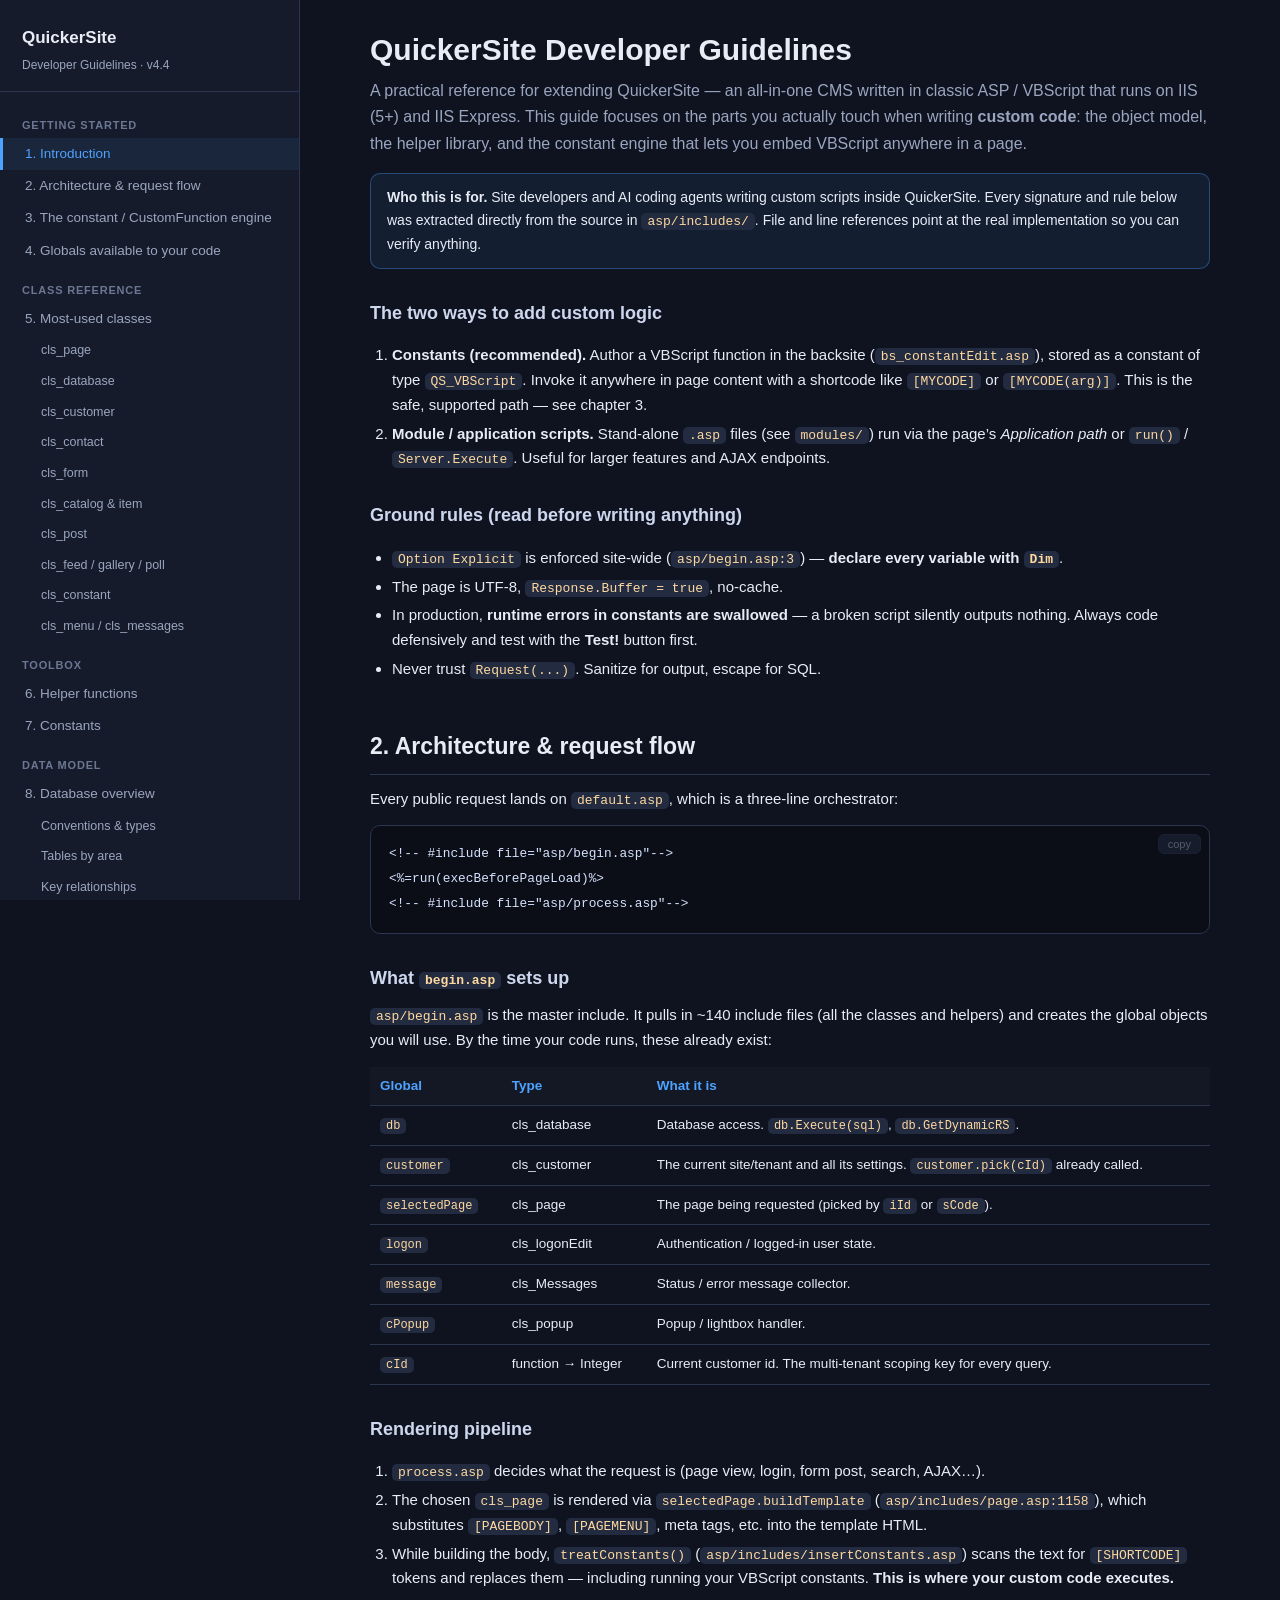
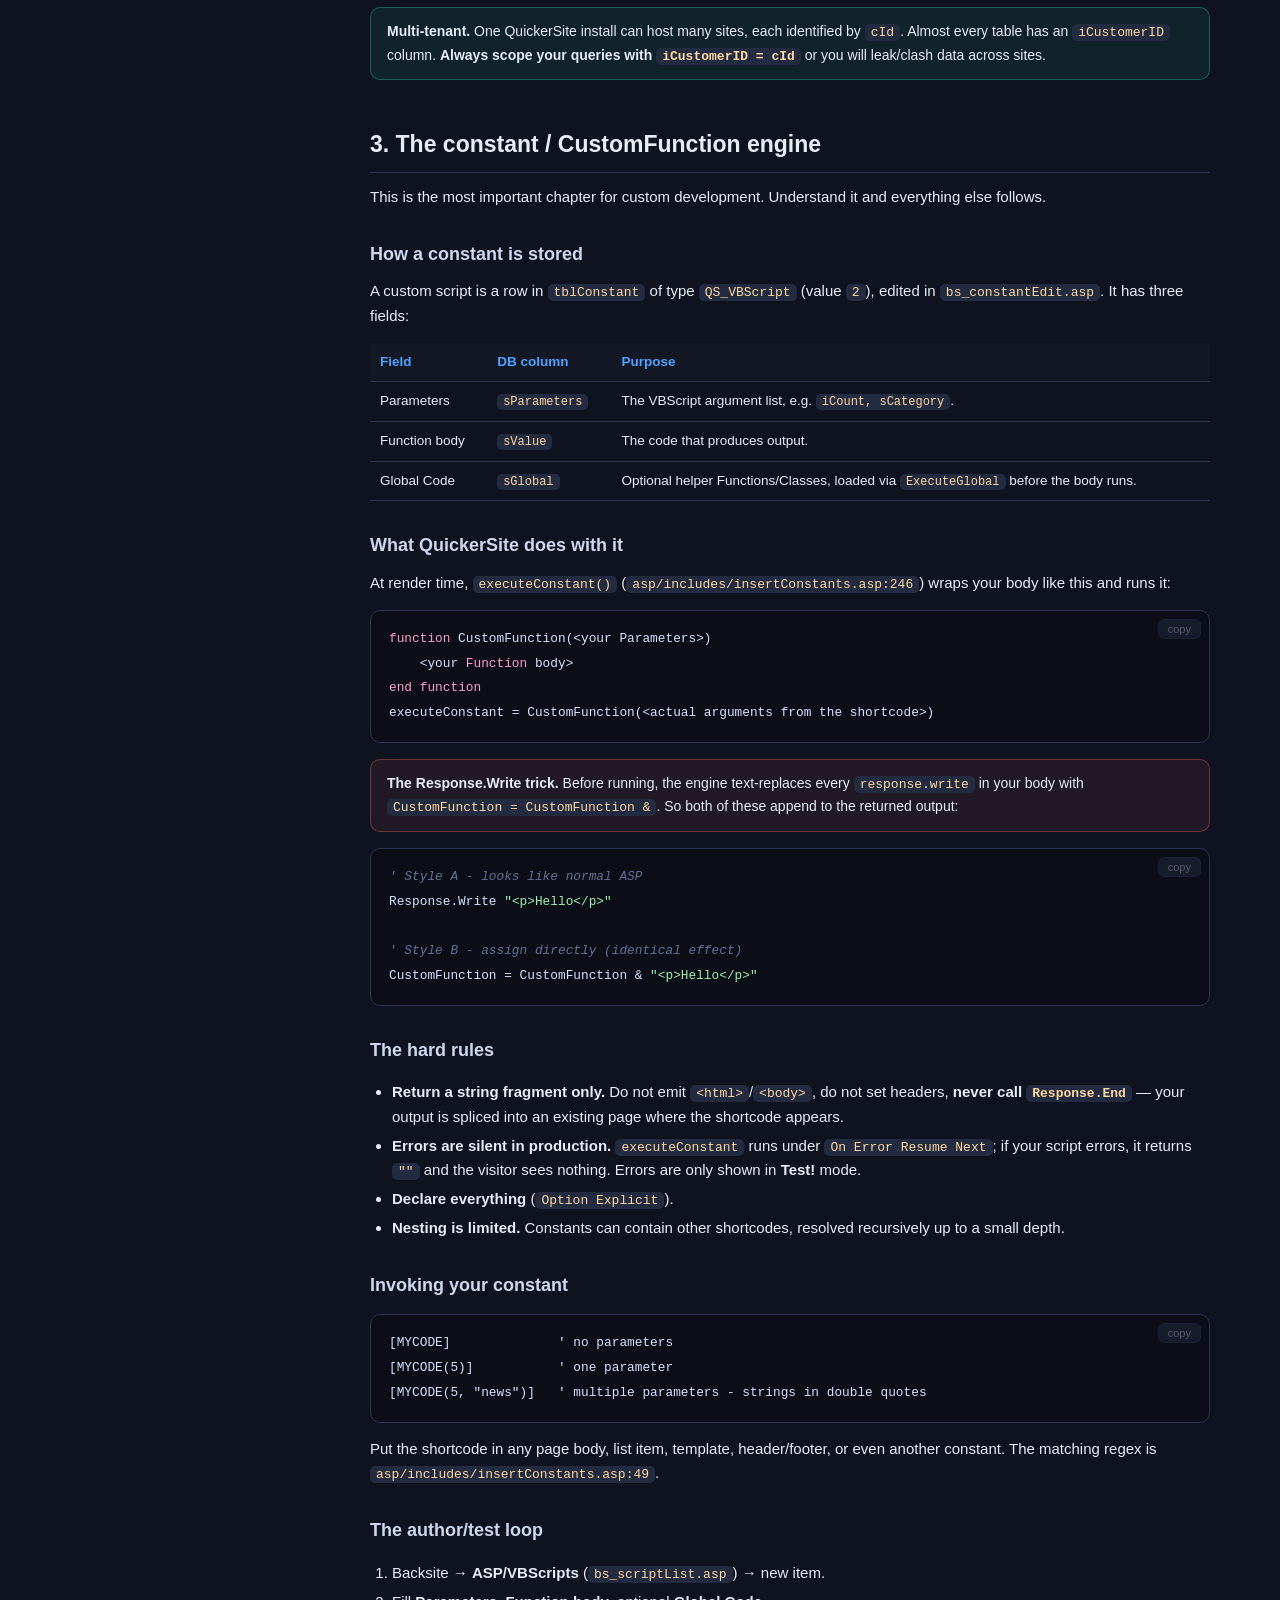
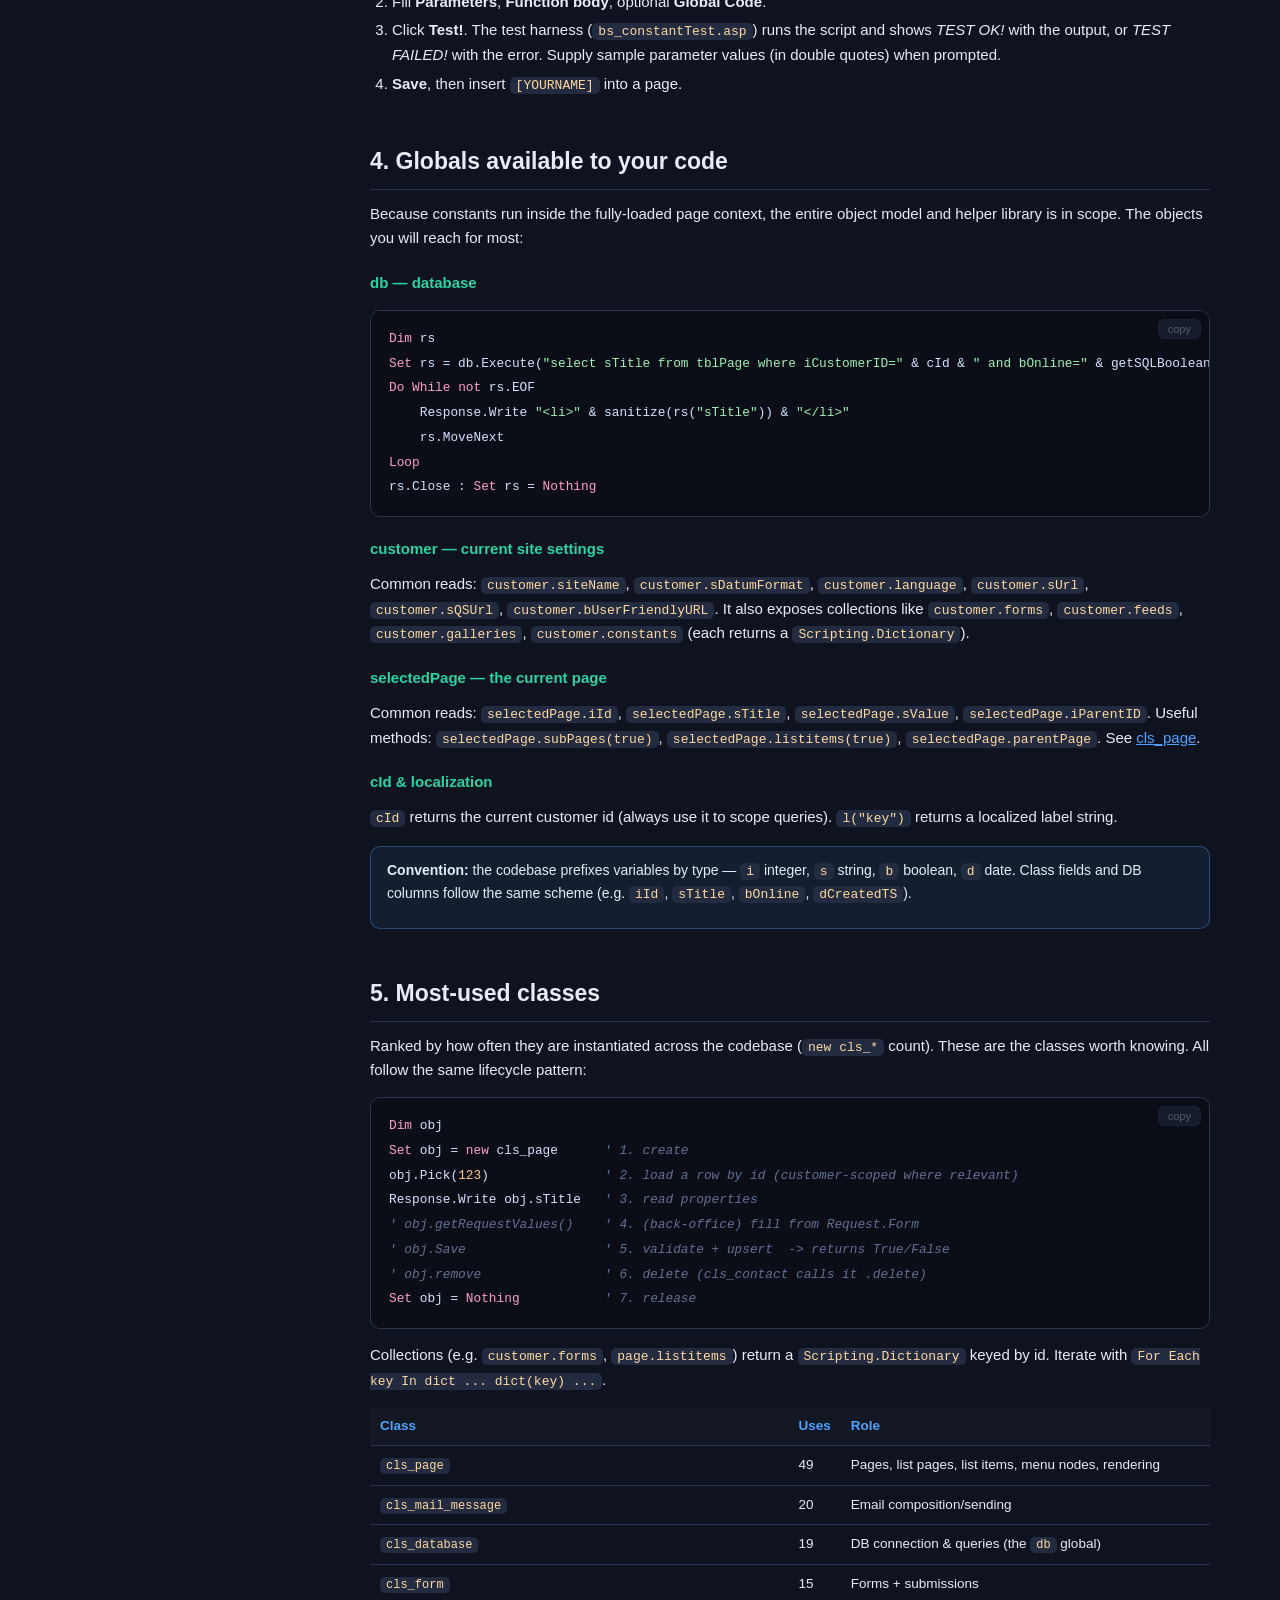
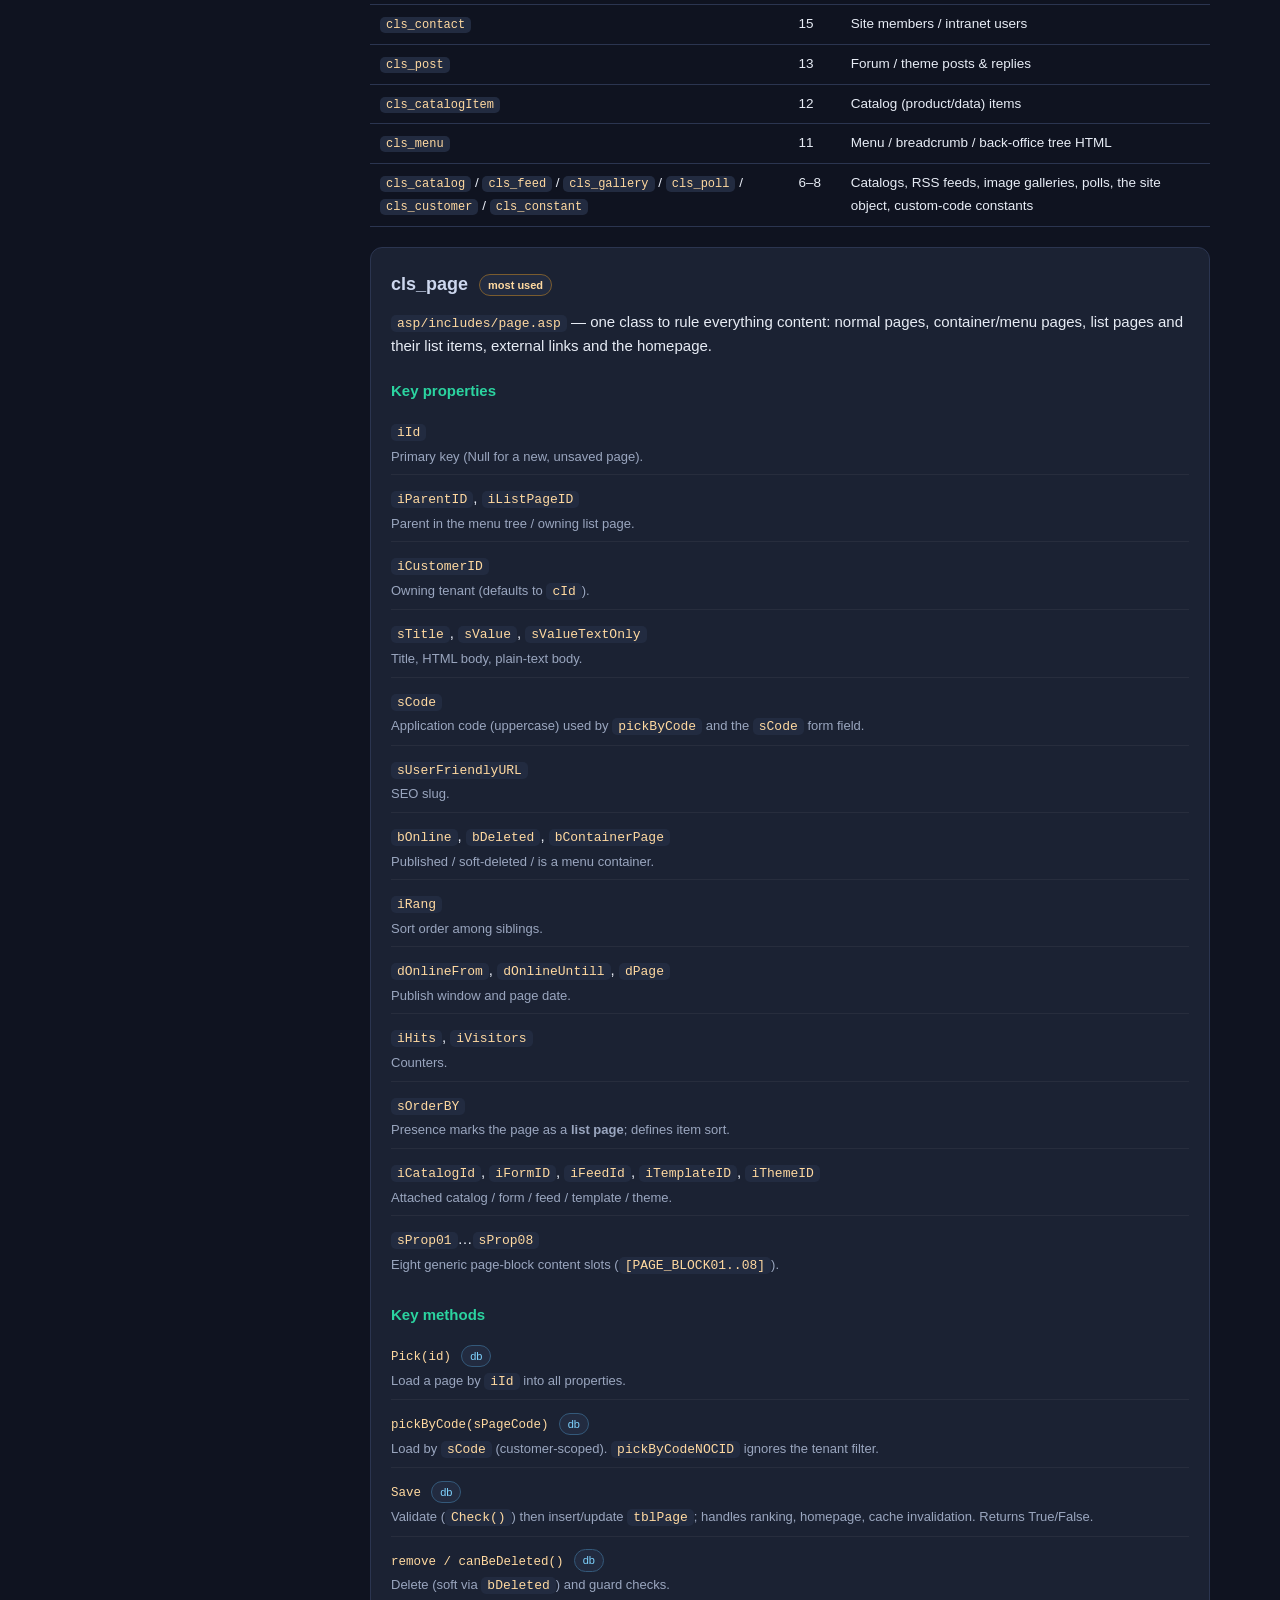
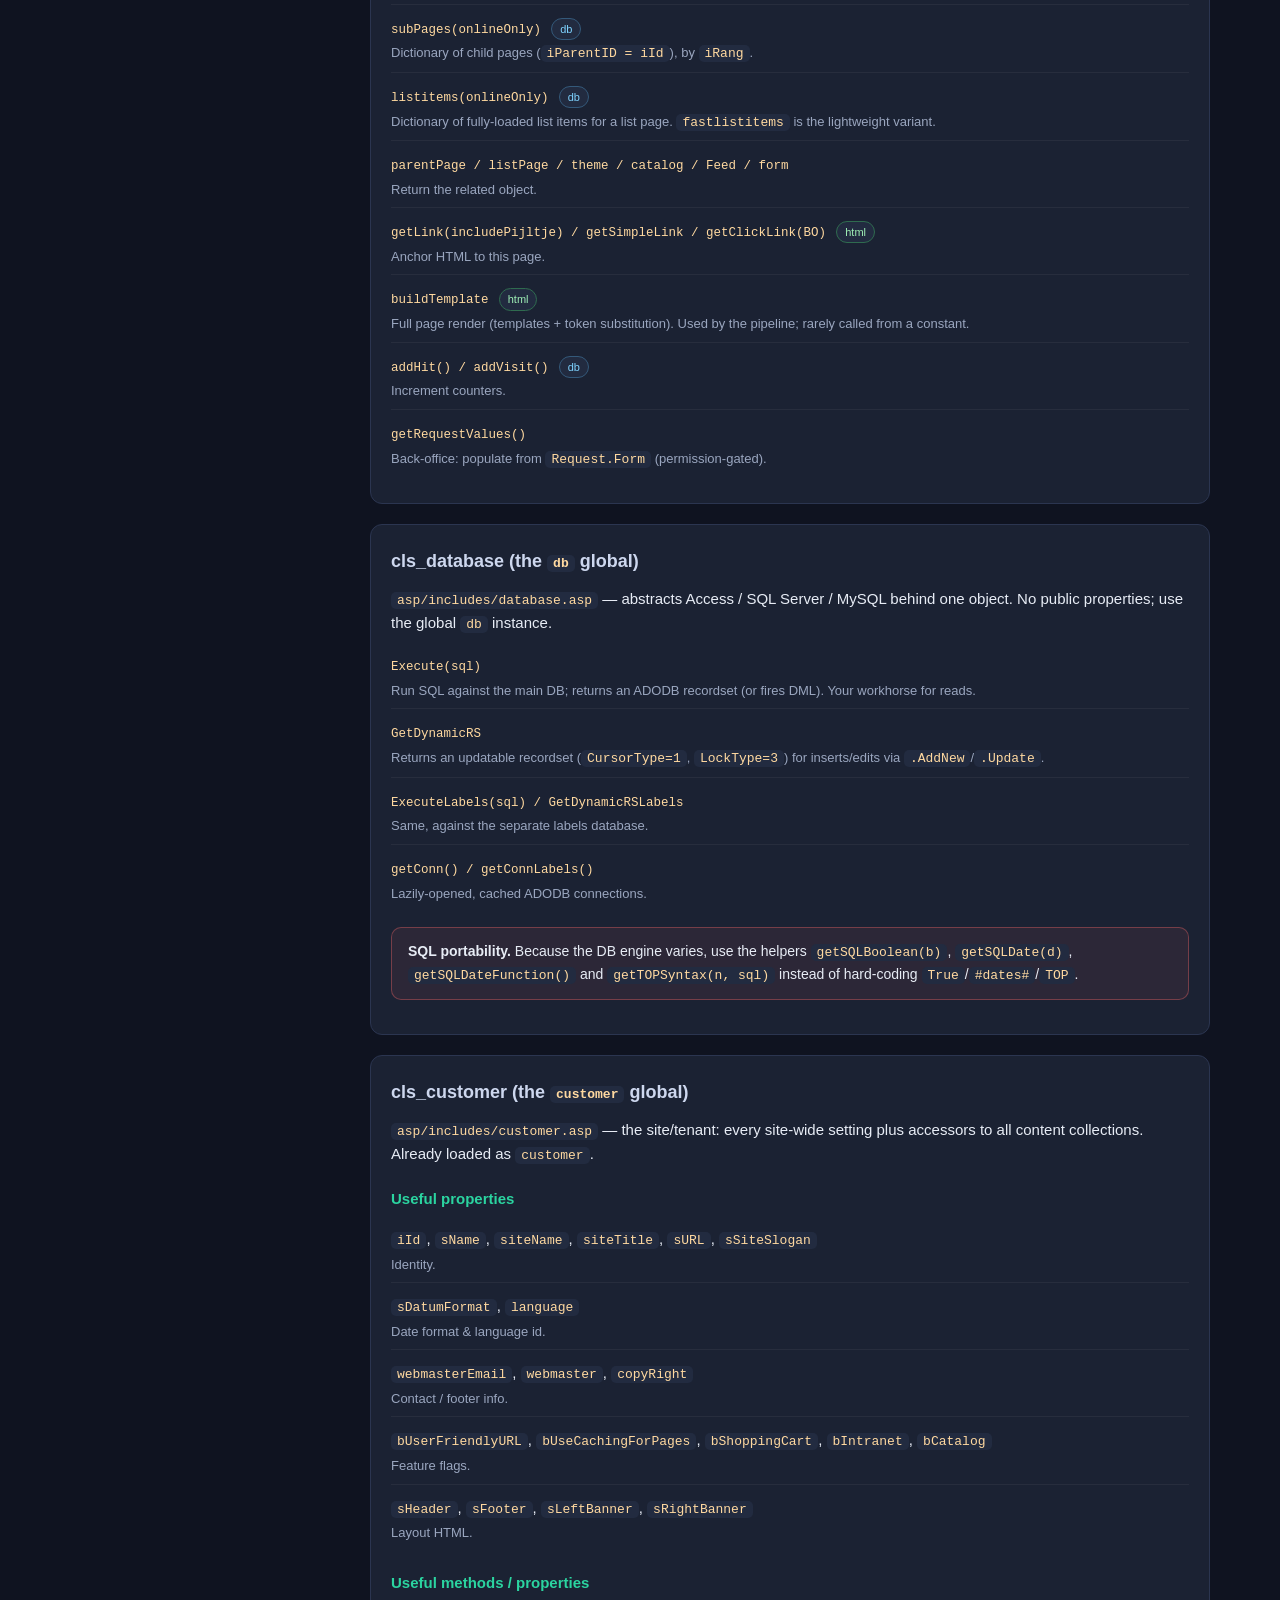
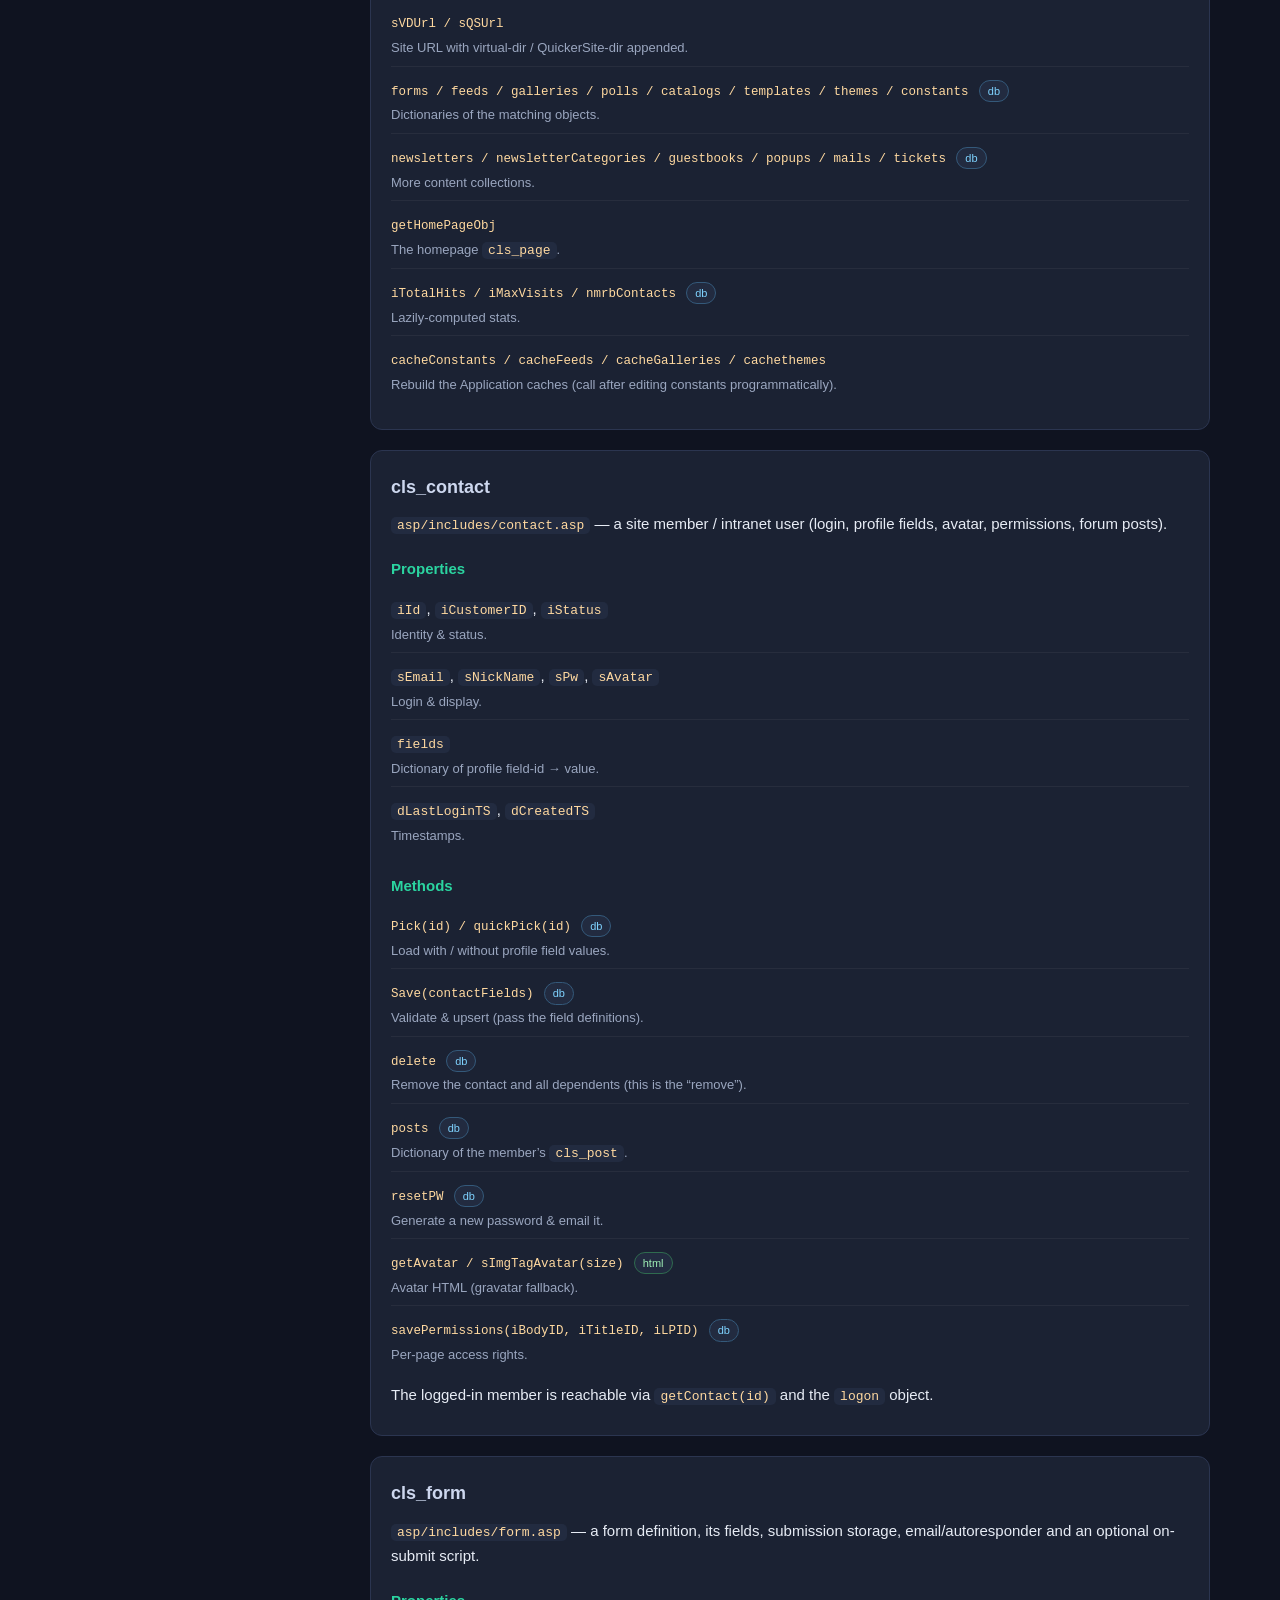
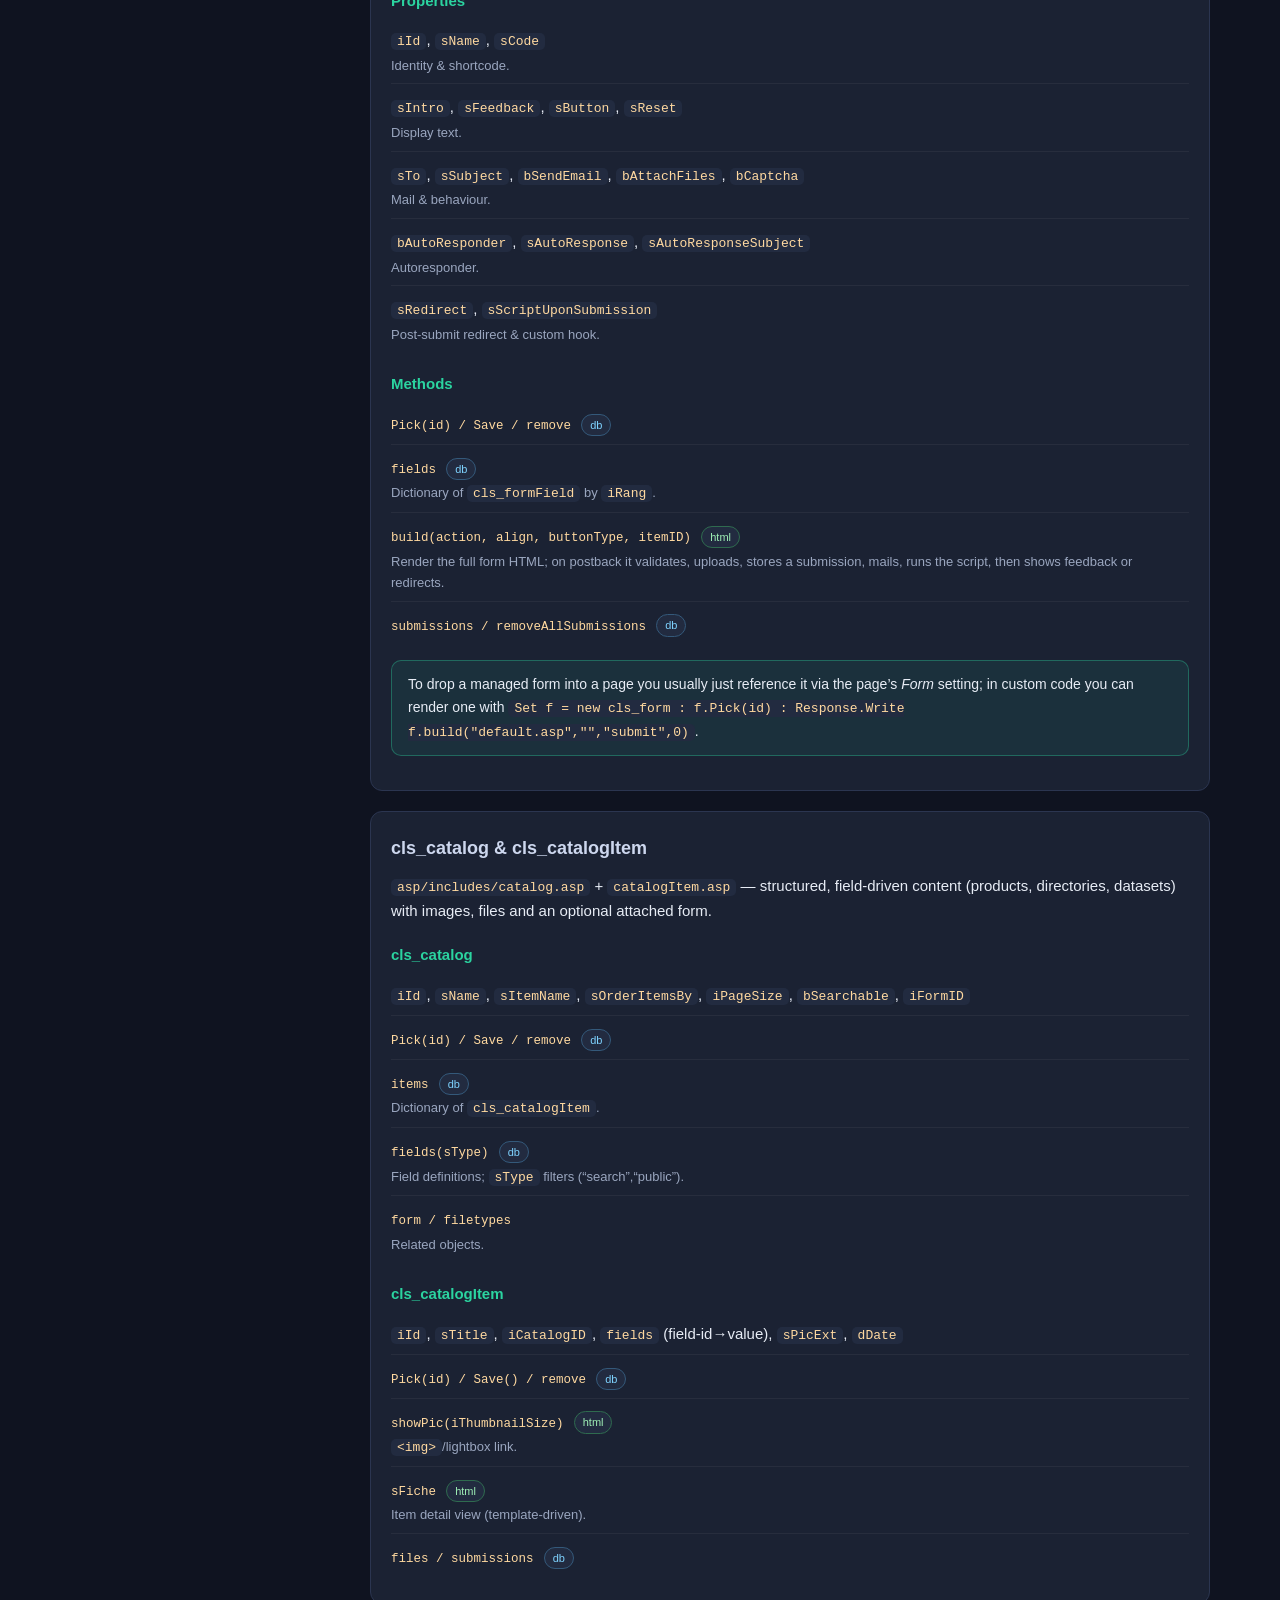
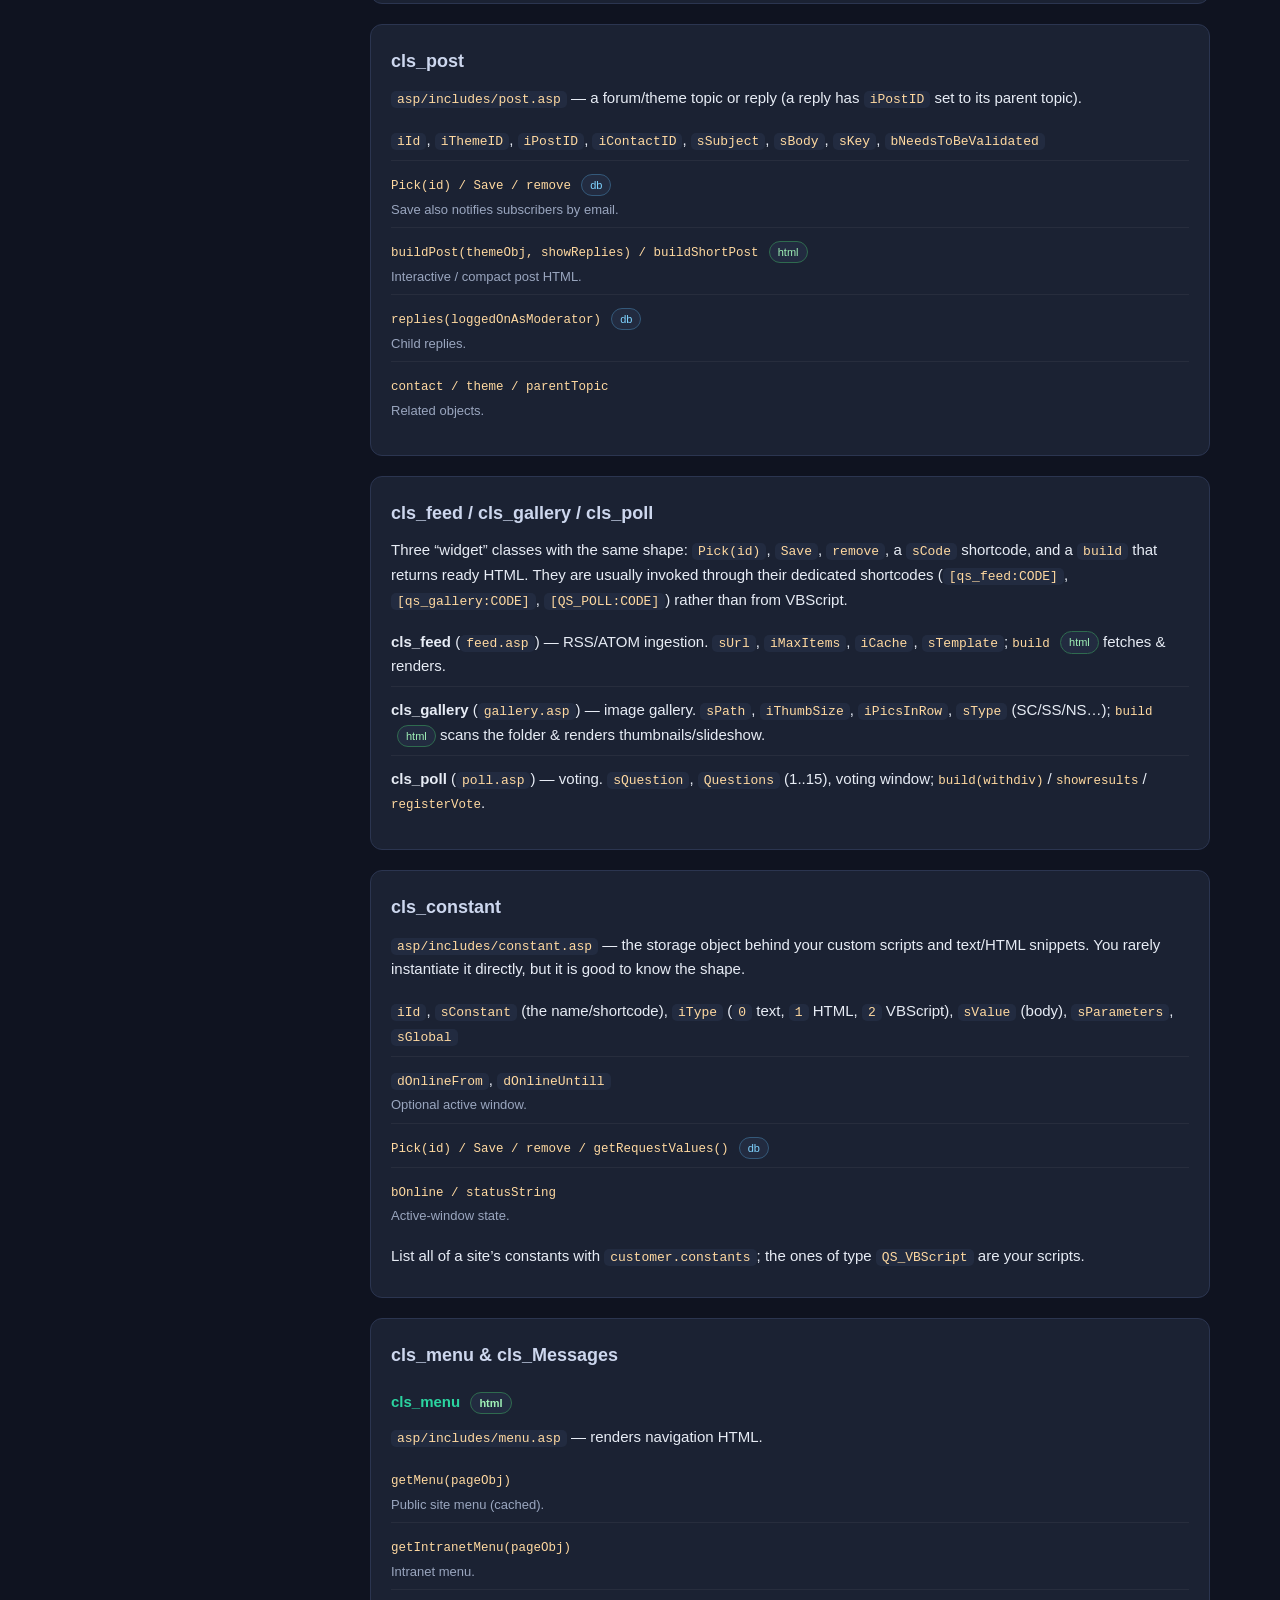
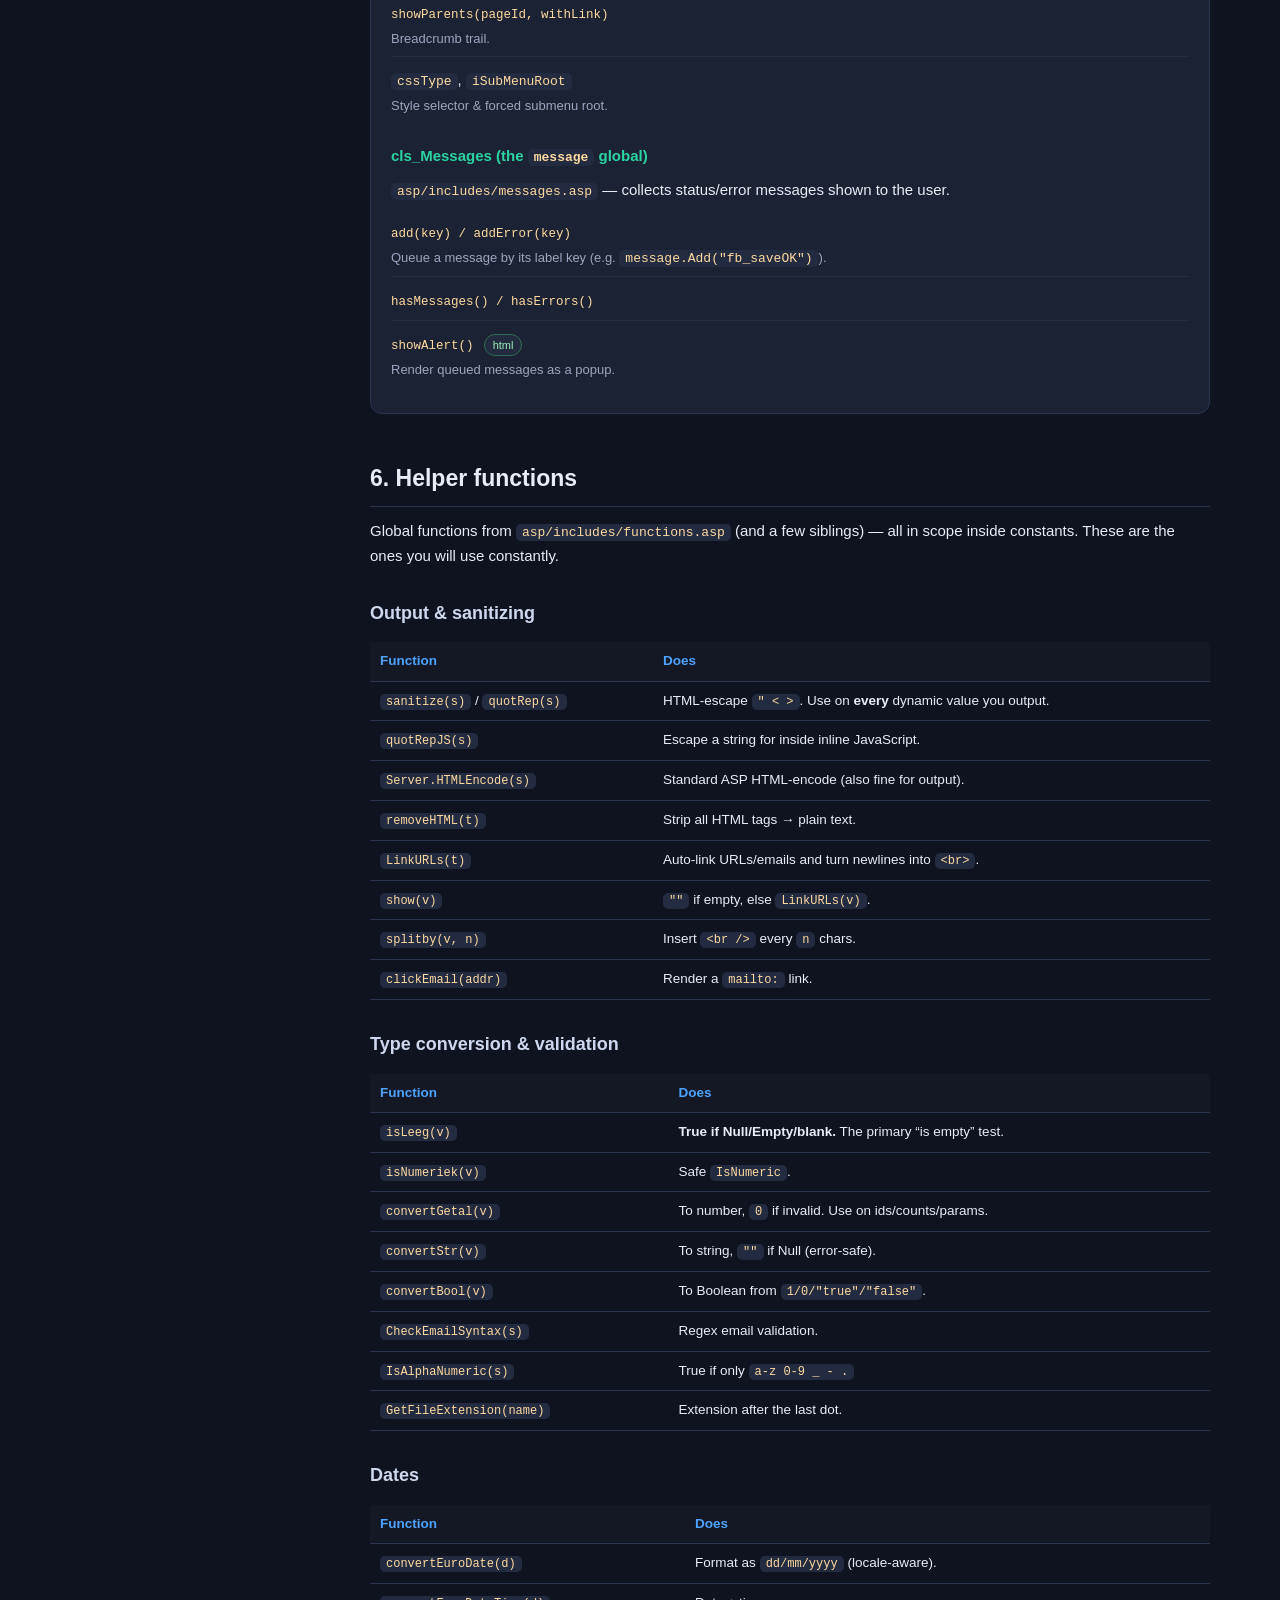
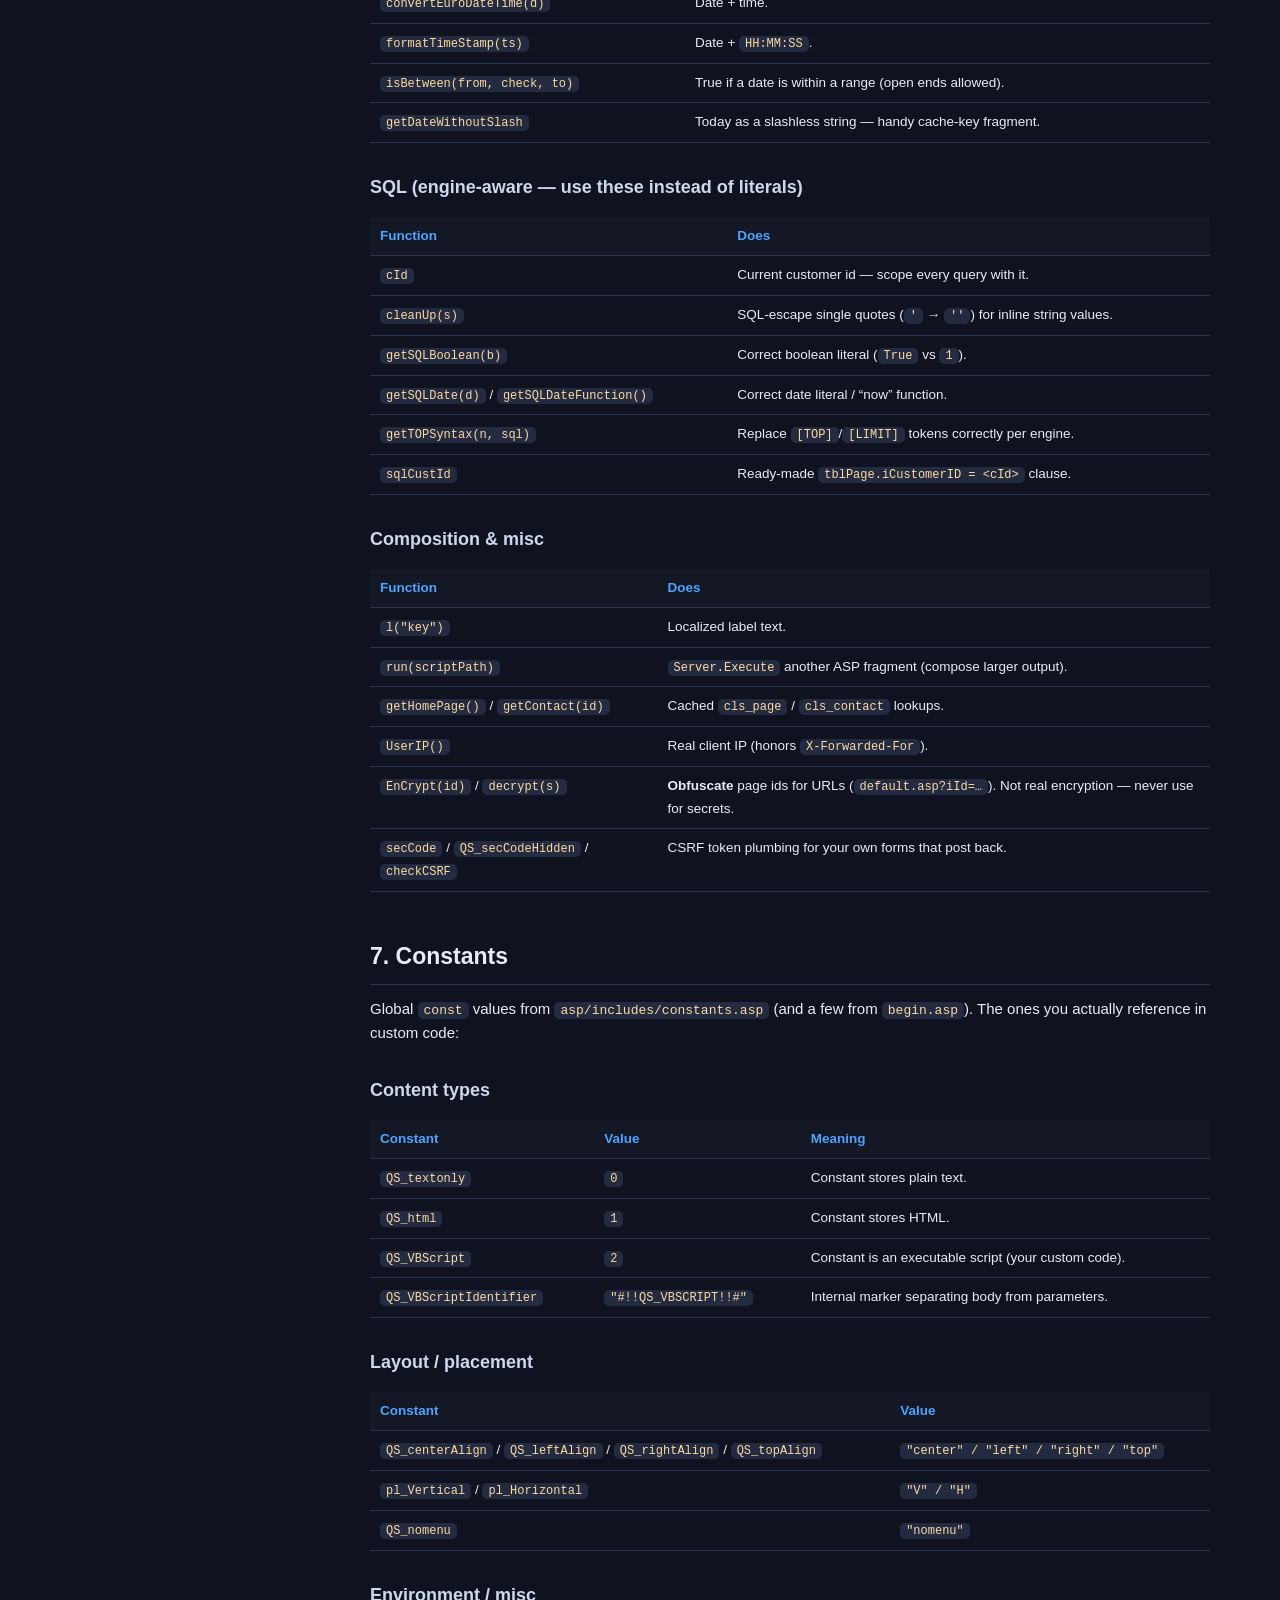
<file: docs/index.html>
﻿<!doctype html>
<html lang="en">
<head>
<meta charset="utf-8" />
<meta name="viewport" content="width=device-width, initial-scale=1" />
<title>QuickerSite Developer Guidelines</title>
<meta name="description" content="Developer guidelines for QuickerSite (ASP/VBScript CMS): core classes, helper functions, the constant/CustomFunction engine, custom-code examples, and a prompt builder." />
<link rel="stylesheet" href="styles.css" />
</head>
<body>
<div class="layout">

  <!-- ============================ SIDEBAR ============================ -->
  <aside>
    <div class="brand">
      <b>QuickerSite</b>
      <span>Developer Guidelines &middot; v4.4</span>
    </div>
    <nav class="toc">
      <div class="grp">Getting started</div>
      <a href="#intro">1. Introduction</a>
      <a href="#architecture">2. Architecture &amp; request flow</a>
      <a href="#engine">3. The constant / CustomFunction engine</a>
      <a href="#globals">4. Globals available to your code</a>

      <div class="grp">Class reference</div>
      <a href="#classes">5. Most-used classes</a>
      <a href="#cls-page" class="sub">cls_page</a>
      <a href="#cls-database" class="sub">cls_database</a>
      <a href="#cls-customer" class="sub">cls_customer</a>
      <a href="#cls-contact" class="sub">cls_contact</a>
      <a href="#cls-form" class="sub">cls_form</a>
      <a href="#cls-catalog" class="sub">cls_catalog &amp; item</a>
      <a href="#cls-post" class="sub">cls_post</a>
      <a href="#cls-feed" class="sub">cls_feed / gallery / poll</a>
      <a href="#cls-constant" class="sub">cls_constant</a>
      <a href="#cls-menu" class="sub">cls_menu / cls_messages</a>

      <div class="grp">Toolbox</div>
      <a href="#helpers">6. Helper functions</a>
      <a href="#constants">7. Constants</a>

      <div class="grp">Data model</div>
      <a href="#database">8. Database overview</a>
      <a href="#db-conventions" class="sub">Conventions &amp; types</a>
      <a href="#db-areas" class="sub">Tables by area</a>
      <a href="#db-rels" class="sub">Key relationships</a>
      <a href="#db-all" class="sub">All tables &amp; columns</a>

      <div class="grp">Custom code</div>
      <a href="#examples">9. Custom-code examples</a>
      <a href="#ex-hello" class="sub">Hello / time of day</a>
      <a href="#ex-params" class="sub">Parameters</a>
      <a href="#ex-db" class="sub">Database query</a>
      <a href="#ex-page" class="sub">Page objects</a>
      <a href="#ex-auth" class="sub">Login-aware</a>
      <a href="#ex-global" class="sub">Global code helpers</a>
      <a href="#ex-form" class="sub">Custom form</a>
      <a href="#builder">10. Prompt builder</a>
    </nav>
  </aside>

  <!-- ============================ MAIN ============================ -->
  <main>
    <div class="topbar">
      <button class="menu-toggle" aria-label="Menu">&#9776;</button>
      <b>QuickerSite Developer Guidelines</b>
    </div>
    <div class="content">

<!-- ====================== 1. INTRO ====================== -->
<section id="intro">
  <h1>QuickerSite Developer Guidelines</h1>
  <p class="lead">A practical reference for extending QuickerSite &mdash; an all-in-one CMS written in
  classic ASP / VBScript that runs on IIS (5+) and IIS&nbsp;Express. This guide focuses on the parts you
  actually touch when writing <b>custom code</b>: the object model, the helper library, and the
  constant engine that lets you embed VBScript anywhere in a page.</p>

  <div class="note">
    <b>Who this is for.</b> Site developers and AI coding agents writing custom scripts inside QuickerSite.
    Every signature and rule below was extracted directly from the source in <code>asp/includes/</code>.
    File and line references point at the real implementation so you can verify anything.
  </div>

  <h3>The two ways to add custom logic</h3>
  <ol>
    <li><b>Constants (recommended).</b> Author a VBScript function in the backsite
      (<code>bs_constantEdit.asp</code>), stored as a constant of type <code>QS_VBScript</code>. Invoke it
      anywhere in page content with a shortcode like <code>[MYCODE]</code> or <code>[MYCODE(arg)]</code>.
      This is the safe, supported path &mdash; see chapter&nbsp;3.</li>
    <li><b>Module / application scripts.</b> Stand-alone <code>.asp</code> files (see <code>modules/</code>)
      run via the page&rsquo;s <em>Application path</em> or <code>run()</code> / <code>Server.Execute</code>.
      Useful for larger features and AJAX endpoints.</li>
  </ol>

  <h3>Ground rules (read before writing anything)</h3>
  <ul>
    <li><code>Option Explicit</code> is enforced site-wide (<code>asp/begin.asp:3</code>) &mdash;
      <b>declare every variable with <code>Dim</code></b>.</li>
    <li>The page is UTF-8, <code>Response.Buffer = true</code>, no-cache.</li>
    <li>In production, <b>runtime errors in constants are swallowed</b> &mdash; a broken script silently
      outputs nothing. Always code defensively and test with the <b>Test!</b> button first.</li>
    <li>Never trust <code>Request(...)</code>. Sanitize for output, escape for SQL.</li>
  </ul>
</section>

<!-- ====================== 2. ARCHITECTURE ====================== -->
<section id="architecture">
  <h2>2. Architecture &amp; request flow <a class="anchor" href="#architecture">#</a></h2>
  <p>Every public request lands on <code>default.asp</code>, which is a three-line orchestrator:</p>
  <pre><code data-lang="none">&lt;!-- #include file="asp/begin.asp"--&gt;
&lt;%=run(execBeforePageLoad)%&gt;
&lt;!-- #include file="asp/process.asp"--&gt;</code></pre>

  <h3>What <code>begin.asp</code> sets up</h3>
  <p><code>asp/begin.asp</code> is the master include. It pulls in ~140 include files (all the classes and
  helpers) and creates the global objects you will use. By the time your code runs, these already exist:</p>
  <table>
    <thead><tr><th>Global</th><th>Type</th><th>What it is</th></tr></thead>
    <tbody>
      <tr><td><code>db</code></td><td>cls_database</td><td>Database access. <code>db.Execute(sql)</code>, <code>db.GetDynamicRS</code>.</td></tr>
      <tr><td><code>customer</code></td><td>cls_customer</td><td>The current site/tenant and all its settings. <code>customer.pick(cId)</code> already called.</td></tr>
      <tr><td><code>selectedPage</code></td><td>cls_page</td><td>The page being requested (picked by <code>iId</code> or <code>sCode</code>).</td></tr>
      <tr><td><code>logon</code></td><td>cls_logonEdit</td><td>Authentication / logged-in user state.</td></tr>
      <tr><td><code>message</code></td><td>cls_Messages</td><td>Status / error message collector.</td></tr>
      <tr><td><code>cPopup</code></td><td>cls_popup</td><td>Popup / lightbox handler.</td></tr>
      <tr><td><code>cId</code></td><td>function&nbsp;&rarr;&nbsp;Integer</td><td>Current customer id. The multi-tenant scoping key for every query.</td></tr>
    </tbody>
  </table>

  <h3>Rendering pipeline</h3>
  <ol>
    <li><code>process.asp</code> decides what the request is (page view, login, form post, search, AJAX&hellip;).</li>
    <li>The chosen <code>cls_page</code> is rendered via <code>selectedPage.buildTemplate</code>
      (<code>asp/includes/page.asp:1158</code>), which substitutes <code>[PAGEBODY]</code>, <code>[PAGEMENU]</code>,
      meta tags, etc. into the template HTML.</li>
    <li>While building the body, <code>treatConstants()</code> (<code>asp/includes/insertConstants.asp</code>)
      scans the text for <code>[SHORTCODE]</code> tokens and replaces them &mdash; including running your
      VBScript constants. <b>This is where your custom code executes.</b></li>
  </ol>

  <div class="tip">
    <b>Multi-tenant.</b> One QuickerSite install can host many sites, each identified by <code>cId</code>.
    Almost every table has an <code>iCustomerID</code> column. <b>Always scope your queries with
    <code>iCustomerID = cId</code></b> or you will leak/clash data across sites.
  </div>
</section>

<!-- ====================== 3. ENGINE ====================== -->
<section id="engine">
  <h2>3. The constant / CustomFunction engine <a class="anchor" href="#engine">#</a></h2>
  <p>This is the most important chapter for custom development. Understand it and everything else follows.</p>

  <h3>How a constant is stored</h3>
  <p>A custom script is a row in <code>tblConstant</code> of type <code>QS_VBScript</code> (value&nbsp;<code>2</code>),
  edited in <code>bs_constantEdit.asp</code>. It has three fields:</p>
  <table>
    <thead><tr><th>Field</th><th>DB column</th><th>Purpose</th></tr></thead>
    <tbody>
      <tr><td>Parameters</td><td><code>sParameters</code></td><td>The VBScript argument list, e.g. <code>iCount, sCategory</code>.</td></tr>
      <tr><td>Function body</td><td><code>sValue</code></td><td>The code that produces output.</td></tr>
      <tr><td>Global Code</td><td><code>sGlobal</code></td><td>Optional helper Functions/Classes, loaded via <code>ExecuteGlobal</code> before the body runs.</td></tr>
    </tbody>
  </table>

  <h3>What QuickerSite does with it</h3>
  <p>At render time, <code>executeConstant()</code> (<code>asp/includes/insertConstants.asp:246</code>) wraps your
  body like this and runs it:</p>
  <pre><code data-lang="vbs">function CustomFunction(&lt;your Parameters&gt;)
    &lt;your Function body&gt;
end function
executeConstant = CustomFunction(&lt;actual arguments from the shortcode&gt;)</code></pre>

  <div class="warn">
    <b>The Response.Write trick.</b> Before running, the engine text-replaces every
    <code>response.write</code> in your body with <code>CustomFunction = CustomFunction &amp;</code>.
    So both of these append to the returned output:
  </div>
  <pre><code data-lang="vbs">' Style A - looks like normal ASP
Response.Write "&lt;p&gt;Hello&lt;/p&gt;"

' Style B - assign directly (identical effect)
CustomFunction = CustomFunction &amp; "&lt;p&gt;Hello&lt;/p&gt;"</code></pre>

  <h3>The hard rules</h3>
  <ul>
    <li><b>Return a string fragment only.</b> Do not emit <code>&lt;html&gt;</code>/<code>&lt;body&gt;</code>,
      do not set headers, <b>never call <code>Response.End</code></b> &mdash; your output is spliced into an
      existing page where the shortcode appears.</li>
    <li><b>Errors are silent in production.</b> <code>executeConstant</code> runs under
      <code>On Error Resume Next</code>; if your script errors, it returns <code>""</code> and the visitor
      sees nothing. Errors are only shown in <b>Test!</b> mode.</li>
    <li><b>Declare everything</b> (<code>Option Explicit</code>).</li>
    <li><b>Nesting is limited.</b> Constants can contain other shortcodes, resolved recursively up to a small depth.</li>
  </ul>

  <h3>Invoking your constant</h3>
  <pre><code data-lang="none">[MYCODE]              ' no parameters
[MYCODE(5)]           ' one parameter
[MYCODE(5, "news")]   ' multiple parameters - strings in double quotes</code></pre>
  <p>Put the shortcode in any page body, list item, template, header/footer, or even another constant.
  The matching regex is <code>asp/includes/insertConstants.asp:49</code>.</p>

  <h3>The author/test loop</h3>
  <ol>
    <li>Backsite &rarr; <b>ASP/VBScripts</b> (<code>bs_scriptList.asp</code>) &rarr; new item.</li>
    <li>Fill <b>Parameters</b>, <b>Function body</b>, optional <b>Global Code</b>.</li>
    <li>Click <b>Test!</b>. The test harness (<code>bs_constantTest.asp</code>) runs the script and shows
      <em>TEST OK!</em> with the output, or <em>TEST FAILED!</em> with the error. Supply sample parameter
      values (in double quotes) when prompted.</li>
    <li><b>Save</b>, then insert <code>[YOURNAME]</code> into a page.</li>
  </ol>
</section>

<!-- ====================== 4. GLOBALS ====================== -->
<section id="globals">
  <h2>4. Globals available to your code <a class="anchor" href="#globals">#</a></h2>
  <p>Because constants run inside the fully-loaded page context, the entire object model and helper library
  is in scope. The objects you will reach for most:</p>

  <h4>db &mdash; database</h4>
  <pre><code data-lang="vbs">Dim rs
Set rs = db.Execute("select sTitle from tblPage where iCustomerID=" &amp; cId &amp; " and bOnline=" &amp; getSQLBoolean(true))
Do While not rs.EOF
    Response.Write "&lt;li&gt;" &amp; sanitize(rs("sTitle")) &amp; "&lt;/li&gt;"
    rs.MoveNext
Loop
rs.Close : Set rs = Nothing</code></pre>

  <h4>customer &mdash; current site settings</h4>
  <p>Common reads: <code>customer.siteName</code>, <code>customer.sDatumFormat</code>,
  <code>customer.language</code>, <code>customer.sUrl</code>, <code>customer.sQSUrl</code>,
  <code>customer.bUserFriendlyURL</code>. It also exposes collections like
  <code>customer.forms</code>, <code>customer.feeds</code>, <code>customer.galleries</code>,
  <code>customer.constants</code> (each returns a <code>Scripting.Dictionary</code>).</p>

  <h4>selectedPage &mdash; the current page</h4>
  <p>Common reads: <code>selectedPage.iId</code>, <code>selectedPage.sTitle</code>,
  <code>selectedPage.sValue</code>, <code>selectedPage.iParentID</code>. Useful methods:
  <code>selectedPage.subPages(true)</code>, <code>selectedPage.listitems(true)</code>,
  <code>selectedPage.parentPage</code>. See <a href="#cls-page">cls_page</a>.</p>

  <h4>cId &amp; localization</h4>
  <p><code>cId</code> returns the current customer id (always use it to scope queries).
  <code>l("key")</code> returns a localized label string.</p>

  <div class="note"><b>Convention:</b> the codebase prefixes variables by type &mdash;
    <code>i</code>&nbsp;integer, <code>s</code>&nbsp;string, <code>b</code>&nbsp;boolean, <code>d</code>&nbsp;date.
    Class fields and DB columns follow the same scheme (e.g. <code>iId</code>, <code>sTitle</code>, <code>bOnline</code>, <code>dCreatedTS</code>).</p>
</section>

<!-- ====================== 5. CLASSES ====================== -->
<section id="classes">
  <h2>5. Most-used classes <a class="anchor" href="#classes">#</a></h2>
  <p>Ranked by how often they are instantiated across the codebase (<code>new cls_*</code> count). These are
  the classes worth knowing. All follow the same lifecycle pattern:</p>
  <pre><code data-lang="vbs">Dim obj
Set obj = new cls_page      ' 1. create
obj.Pick(123)               ' 2. load a row by id (customer-scoped where relevant)
Response.Write obj.sTitle   ' 3. read properties
' obj.getRequestValues()    ' 4. (back-office) fill from Request.Form
' obj.Save                  ' 5. validate + upsert  -> returns True/False
' obj.remove                ' 6. delete (cls_contact calls it .delete)
Set obj = Nothing           ' 7. release</code></pre>
  <p>Collections (e.g. <code>customer.forms</code>, <code>page.listitems</code>) return a
  <code>Scripting.Dictionary</code> keyed by id. Iterate with <code>For Each key In dict ... dict(key) ...</code>.</p>

  <table>
    <thead><tr><th>Class</th><th>Uses</th><th>Role</th></tr></thead>
    <tbody>
      <tr><td><code>cls_page</code></td><td>49</td><td>Pages, list pages, list items, menu nodes, rendering</td></tr>
      <tr><td><code>cls_mail_message</code></td><td>20</td><td>Email composition/sending</td></tr>
      <tr><td><code>cls_database</code></td><td>19</td><td>DB connection &amp; queries (the <code>db</code> global)</td></tr>
      <tr><td><code>cls_form</code></td><td>15</td><td>Forms + submissions</td></tr>
      <tr><td><code>cls_contact</code></td><td>15</td><td>Site members / intranet users</td></tr>
      <tr><td><code>cls_post</code></td><td>13</td><td>Forum / theme posts &amp; replies</td></tr>
      <tr><td><code>cls_catalogItem</code></td><td>12</td><td>Catalog (product/data) items</td></tr>
      <tr><td><code>cls_menu</code></td><td>11</td><td>Menu / breadcrumb / back-office tree HTML</td></tr>
      <tr><td><code>cls_catalog</code> / <code>cls_feed</code> / <code>cls_gallery</code> / <code>cls_poll</code> / <code>cls_customer</code> / <code>cls_constant</code></td><td>6&ndash;8</td><td>Catalogs, RSS feeds, image galleries, polls, the site object, custom-code constants</td></tr>
    </tbody>
  </table>

  <!-- ---------- cls_page ---------- -->
  <div class="classcard" id="cls-page">
    <h3>cls_page <span class="badge hot">most used</span> <a class="anchor" href="#cls-page">#</a></h3>
    <p><code>asp/includes/page.asp</code> &mdash; one class to rule everything content: normal pages,
    container/menu pages, list pages and their list items, external links and the homepage.</p>

    <h4>Key properties</h4>
    <ul class="member-list">
      <li><code>iId</code> <span class="desc">Primary key (Null for a new, unsaved page).</span></li>
      <li><code>iParentID</code>, <code>iListPageID</code> <span class="desc">Parent in the menu tree / owning list page.</span></li>
      <li><code>iCustomerID</code> <span class="desc">Owning tenant (defaults to <code>cId</code>).</span></li>
      <li><code>sTitle</code>, <code>sValue</code>, <code>sValueTextOnly</code> <span class="desc">Title, HTML body, plain-text body.</span></li>
      <li><code>sCode</code> <span class="desc">Application code (uppercase) used by <code>pickByCode</code> and the <code>sCode</code> form field.</span></li>
      <li><code>sUserFriendlyURL</code> <span class="desc">SEO slug.</span></li>
      <li><code>bOnline</code>, <code>bDeleted</code>, <code>bContainerPage</code> <span class="desc">Published / soft-deleted / is a menu container.</span></li>
      <li><code>iRang</code> <span class="desc">Sort order among siblings.</span></li>
      <li><code>dOnlineFrom</code>, <code>dOnlineUntill</code>, <code>dPage</code> <span class="desc">Publish window and page date.</span></li>
      <li><code>iHits</code>, <code>iVisitors</code> <span class="desc">Counters.</span></li>
      <li><code>sOrderBY</code> <span class="desc">Presence marks the page as a <b>list page</b>; defines item sort.</span></li>
      <li><code>iCatalogId</code>, <code>iFormID</code>, <code>iFeedId</code>, <code>iTemplateID</code>, <code>iThemeID</code> <span class="desc">Attached catalog / form / feed / template / theme.</span></li>
      <li><code>sProp01</code>&hellip;<code>sProp08</code> <span class="desc">Eight generic page-block content slots (<code>[PAGE_BLOCK01..08]</code>).</span></li>
    </ul>

    <h4>Key methods</h4>
    <ul class="member-list">
      <li><span class="sig">Pick(id)</span> <span class="badge db">db</span> <span class="desc">Load a page by <code>iId</code> into all properties.</span></li>
      <li><span class="sig">pickByCode(sPageCode)</span> <span class="badge db">db</span> <span class="desc">Load by <code>sCode</code> (customer-scoped). <code>pickByCodeNOCID</code> ignores the tenant filter.</span></li>
      <li><span class="sig">Save</span> <span class="badge db">db</span> <span class="desc">Validate (<code>Check()</code>) then insert/update <code>tblPage</code>; handles ranking, homepage, cache invalidation. Returns True/False.</span></li>
      <li><span class="sig">remove / canBeDeleted()</span> <span class="badge db">db</span> <span class="desc">Delete (soft via <code>bDeleted</code>) and guard checks.</span></li>
      <li><span class="sig">subPages(onlineOnly)</span> <span class="badge db">db</span> <span class="desc">Dictionary of child pages (<code>iParentID = iId</code>), by <code>iRang</code>.</span></li>
      <li><span class="sig">listitems(onlineOnly)</span> <span class="badge db">db</span> <span class="desc">Dictionary of fully-loaded list items for a list page. <code>fastlistitems</code> is the lightweight variant.</span></li>
      <li><span class="sig">parentPage / listPage / theme / catalog / Feed / form</span> <span class="desc">Return the related object.</span></li>
      <li><span class="sig">getLink(includePijltje) / getSimpleLink / getClickLink(BO)</span> <span class="badge html">html</span> <span class="desc">Anchor HTML to this page.</span></li>
      <li><span class="sig">buildTemplate</span> <span class="badge html">html</span> <span class="desc">Full page render (templates + token substitution). Used by the pipeline; rarely called from a constant.</span></li>
      <li><span class="sig">addHit() / addVisit()</span> <span class="badge db">db</span> <span class="desc">Increment counters.</span></li>
      <li><span class="sig">getRequestValues()</span> <span class="desc">Back-office: populate from <code>Request.Form</code> (permission-gated).</span></li>
    </ul>
  </div>

  <!-- ---------- cls_database ---------- -->
  <div class="classcard" id="cls-database">
    <h3>cls_database (the <code>db</code> global) <a class="anchor" href="#cls-database">#</a></h3>
    <p><code>asp/includes/database.asp</code> &mdash; abstracts Access / SQL&nbsp;Server / MySQL behind one
    object. No public properties; use the global <code>db</code> instance.</p>
    <ul class="member-list">
      <li><span class="sig">Execute(sql)</span> <span class="desc">Run SQL against the main DB; returns an ADODB recordset (or fires DML). Your workhorse for reads.</span></li>
      <li><span class="sig">GetDynamicRS</span> <span class="desc">Returns an updatable recordset (<code>CursorType=1</code>, <code>LockType=3</code>) for inserts/edits via <code>.AddNew</code>/<code>.Update</code>.</span></li>
      <li><span class="sig">ExecuteLabels(sql) / GetDynamicRSLabels</span> <span class="desc">Same, against the separate labels database.</span></li>
      <li><span class="sig">getConn() / getConnLabels()</span> <span class="desc">Lazily-opened, cached ADODB connections.</span></li>
    </ul>
    <div class="warn"><b>SQL portability.</b> Because the DB engine varies, use the helpers
      <code>getSQLBoolean(b)</code>, <code>getSQLDate(d)</code>, <code>getSQLDateFunction()</code> and
      <code>getTOPSyntax(n, sql)</code> instead of hard-coding <code>True</code>/<code>#dates#</code>/<code>TOP</code>.</div>
  </div>

  <!-- ---------- cls_customer ---------- -->
  <div class="classcard" id="cls-customer">
    <h3>cls_customer (the <code>customer</code> global) <a class="anchor" href="#cls-customer">#</a></h3>
    <p><code>asp/includes/customer.asp</code> &mdash; the site/tenant: every site-wide setting plus accessors
    to all content collections. Already loaded as <code>customer</code>.</p>
    <h4>Useful properties</h4>
    <ul class="member-list">
      <li><code>iId</code>, <code>sName</code>, <code>siteName</code>, <code>siteTitle</code>, <code>sURL</code>, <code>sSiteSlogan</code> <span class="desc">Identity.</span></li>
      <li><code>sDatumFormat</code>, <code>language</code> <span class="desc">Date format &amp; language id.</span></li>
      <li><code>webmasterEmail</code>, <code>webmaster</code>, <code>copyRight</code> <span class="desc">Contact / footer info.</span></li>
      <li><code>bUserFriendlyURL</code>, <code>bUseCachingForPages</code>, <code>bShoppingCart</code>, <code>bIntranet</code>, <code>bCatalog</code> <span class="desc">Feature flags.</span></li>
      <li><code>sHeader</code>, <code>sFooter</code>, <code>sLeftBanner</code>, <code>sRightBanner</code> <span class="desc">Layout HTML.</span></li>
    </ul>
    <h4>Useful methods / properties</h4>
    <ul class="member-list">
      <li><span class="sig">sVDUrl / sQSUrl</span> <span class="desc">Site URL with virtual-dir / QuickerSite-dir appended.</span></li>
      <li><span class="sig">forms / feeds / galleries / polls / catalogs / templates / themes / constants</span> <span class="badge db">db</span> <span class="desc">Dictionaries of the matching objects.</span></li>
      <li><span class="sig">newsletters / newsletterCategories / guestbooks / popups / mails / tickets</span> <span class="badge db">db</span> <span class="desc">More content collections.</span></li>
      <li><span class="sig">getHomePageObj</span> <span class="desc">The homepage <code>cls_page</code>.</span></li>
      <li><span class="sig">iTotalHits / iMaxVisits / nmrbContacts</span> <span class="badge db">db</span> <span class="desc">Lazily-computed stats.</span></li>
      <li><span class="sig">cacheConstants / cacheFeeds / cacheGalleries / cachethemes</span> <span class="desc">Rebuild the Application caches (call after editing constants programmatically).</span></li>
    </ul>
  </div>

  <!-- ---------- cls_contact ---------- -->
  <div class="classcard" id="cls-contact">
    <h3>cls_contact <a class="anchor" href="#cls-contact">#</a></h3>
    <p><code>asp/includes/contact.asp</code> &mdash; a site member / intranet user (login, profile fields,
    avatar, permissions, forum posts).</p>
    <h4>Properties</h4>
    <ul class="member-list">
      <li><code>iId</code>, <code>iCustomerID</code>, <code>iStatus</code> <span class="desc">Identity &amp; status.</span></li>
      <li><code>sEmail</code>, <code>sNickName</code>, <code>sPw</code>, <code>sAvatar</code> <span class="desc">Login &amp; display.</span></li>
      <li><code>fields</code> <span class="desc">Dictionary of profile field-id &rarr; value.</span></li>
      <li><code>dLastLoginTS</code>, <code>dCreatedTS</code> <span class="desc">Timestamps.</span></li>
    </ul>
    <h4>Methods</h4>
    <ul class="member-list">
      <li><span class="sig">Pick(id) / quickPick(id)</span> <span class="badge db">db</span> <span class="desc">Load with / without profile field values.</span></li>
      <li><span class="sig">Save(contactFields)</span> <span class="badge db">db</span> <span class="desc">Validate &amp; upsert (pass the field definitions).</span></li>
      <li><span class="sig">delete</span> <span class="badge db">db</span> <span class="desc">Remove the contact and all dependents (this is the &ldquo;remove&rdquo;).</span></li>
      <li><span class="sig">posts</span> <span class="badge db">db</span> <span class="desc">Dictionary of the member&rsquo;s <code>cls_post</code>.</span></li>
      <li><span class="sig">resetPW</span> <span class="badge db">db</span> <span class="desc">Generate a new password &amp; email it.</span></li>
      <li><span class="sig">getAvatar / sImgTagAvatar(size)</span> <span class="badge html">html</span> <span class="desc">Avatar HTML (gravatar fallback).</span></li>
      <li><span class="sig">savePermissions(iBodyID, iTitleID, iLPID)</span> <span class="badge db">db</span> <span class="desc">Per-page access rights.</span></li>
    </ul>
    <p>The logged-in member is reachable via <code>getContact(id)</code> and the <code>logon</code> object.</p>
  </div>

  <!-- ---------- cls_form ---------- -->
  <div class="classcard" id="cls-form">
    <h3>cls_form <a class="anchor" href="#cls-form">#</a></h3>
    <p><code>asp/includes/form.asp</code> &mdash; a form definition, its fields, submission storage,
    email/autoresponder and an optional on-submit script.</p>
    <h4>Properties</h4>
    <ul class="member-list">
      <li><code>iId</code>, <code>sName</code>, <code>sCode</code> <span class="desc">Identity &amp; shortcode.</span></li>
      <li><code>sIntro</code>, <code>sFeedback</code>, <code>sButton</code>, <code>sReset</code> <span class="desc">Display text.</span></li>
      <li><code>sTo</code>, <code>sSubject</code>, <code>bSendEmail</code>, <code>bAttachFiles</code>, <code>bCaptcha</code> <span class="desc">Mail &amp; behaviour.</span></li>
      <li><code>bAutoResponder</code>, <code>sAutoResponse</code>, <code>sAutoResponseSubject</code> <span class="desc">Autoresponder.</span></li>
      <li><code>sRedirect</code>, <code>sScriptUponSubmission</code> <span class="desc">Post-submit redirect &amp; custom hook.</span></li>
    </ul>
    <h4>Methods</h4>
    <ul class="member-list">
      <li><span class="sig">Pick(id) / Save / remove</span> <span class="badge db">db</span></li>
      <li><span class="sig">fields</span> <span class="badge db">db</span> <span class="desc">Dictionary of <code>cls_formField</code> by <code>iRang</code>.</span></li>
      <li><span class="sig">build(action, align, buttonType, itemID)</span> <span class="badge html">html</span> <span class="desc">Render the full form HTML; on postback it validates, uploads, stores a submission, mails, runs the script, then shows feedback or redirects.</span></li>
      <li><span class="sig">submissions / removeAllSubmissions</span> <span class="badge db">db</span></li>
    </ul>
    <div class="tip">To drop a managed form into a page you usually just reference it via the page&rsquo;s
      <em>Form</em> setting; in custom code you can render one with
      <code>Set f = new cls_form : f.Pick(id) : Response.Write f.build("default.asp","","submit",0)</code>.</div>
  </div>

  <!-- ---------- cls_catalog ---------- -->
  <div class="classcard" id="cls-catalog">
    <h3>cls_catalog &amp; cls_catalogItem <a class="anchor" href="#cls-catalog">#</a></h3>
    <p><code>asp/includes/catalog.asp</code> + <code>catalogItem.asp</code> &mdash; structured, field-driven
    content (products, directories, datasets) with images, files and an optional attached form.</p>
    <h4>cls_catalog</h4>
    <ul class="member-list">
      <li><code>iId</code>, <code>sName</code>, <code>sItemName</code>, <code>sOrderItemsBy</code>, <code>iPageSize</code>, <code>bSearchable</code>, <code>iFormID</code></li>
      <li><span class="sig">Pick(id) / Save / remove</span> <span class="badge db">db</span></li>
      <li><span class="sig">items</span> <span class="badge db">db</span> <span class="desc">Dictionary of <code>cls_catalogItem</code>.</span></li>
      <li><span class="sig">fields(sType)</span> <span class="badge db">db</span> <span class="desc">Field definitions; <code>sType</code> filters (&ldquo;search&rdquo;,&ldquo;public&rdquo;).</span></li>
      <li><span class="sig">form / filetypes</span> <span class="desc">Related objects.</span></li>
    </ul>
    <h4>cls_catalogItem</h4>
    <ul class="member-list">
      <li><code>iId</code>, <code>sTitle</code>, <code>iCatalogID</code>, <code>fields</code> (field-id&rarr;value), <code>sPicExt</code>, <code>dDate</code></li>
      <li><span class="sig">Pick(id) / Save() / remove</span> <span class="badge db">db</span></li>
      <li><span class="sig">showPic(iThumbnailSize)</span> <span class="badge html">html</span> <span class="desc"><code>&lt;img&gt;</code>/lightbox link.</span></li>
      <li><span class="sig">sFiche</span> <span class="badge html">html</span> <span class="desc">Item detail view (template-driven).</span></li>
      <li><span class="sig">files / submissions</span> <span class="badge db">db</span></li>
    </ul>
  </div>

  <!-- ---------- cls_post ---------- -->
  <div class="classcard" id="cls-post">
    <h3>cls_post <a class="anchor" href="#cls-post">#</a></h3>
    <p><code>asp/includes/post.asp</code> &mdash; a forum/theme topic or reply (a reply has
    <code>iPostID</code> set to its parent topic).</p>
    <ul class="member-list">
      <li><code>iId</code>, <code>iThemeID</code>, <code>iPostID</code>, <code>iContactID</code>, <code>sSubject</code>, <code>sBody</code>, <code>sKey</code>, <code>bNeedsToBeValidated</code></li>
      <li><span class="sig">Pick(id) / Save / remove</span> <span class="badge db">db</span> <span class="desc">Save also notifies subscribers by email.</span></li>
      <li><span class="sig">buildPost(themeObj, showReplies) / buildShortPost</span> <span class="badge html">html</span> <span class="desc">Interactive / compact post HTML.</span></li>
      <li><span class="sig">replies(loggedOnAsModerator)</span> <span class="badge db">db</span> <span class="desc">Child replies.</span></li>
      <li><span class="sig">contact / theme / parentTopic</span> <span class="desc">Related objects.</span></li>
    </ul>
  </div>

  <!-- ---------- cls_feed / gallery / poll ---------- -->
  <div class="classcard" id="cls-feed">
    <h3>cls_feed / cls_gallery / cls_poll <a class="anchor" href="#cls-feed">#</a></h3>
    <p>Three &ldquo;widget&rdquo; classes with the same shape: <code>Pick(id)</code>, <code>Save</code>,
    <code>remove</code>, a <code>sCode</code> shortcode, and a <code>build</code> that returns ready HTML.
    They are usually invoked through their dedicated shortcodes
    (<code>[qs_feed:CODE]</code>, <code>[qs_gallery:CODE]</code>, <code>[QS_POLL:CODE]</code>) rather than from VBScript.</p>
    <ul class="member-list">
      <li><b>cls_feed</b> (<code>feed.asp</code>) &mdash; RSS/ATOM ingestion. <code>sUrl</code>, <code>iMaxItems</code>, <code>iCache</code>, <code>sTemplate</code>; <span class="sig">build</span> <span class="badge html">html</span> fetches &amp; renders.</li>
      <li><b>cls_gallery</b> (<code>gallery.asp</code>) &mdash; image gallery. <code>sPath</code>, <code>iThumbSize</code>, <code>iPicsInRow</code>, <code>sType</code> (SC/SS/NS&hellip;); <span class="sig">build</span> <span class="badge html">html</span> scans the folder &amp; renders thumbnails/slideshow.</li>
      <li><b>cls_poll</b> (<code>poll.asp</code>) &mdash; voting. <code>sQuestion</code>, <code>Questions</code> (1..15), voting window; <span class="sig">build(withdiv)</span> / <span class="sig">showresults</span> / <span class="sig">registerVote</span>.</li>
    </ul>
  </div>

  <!-- ---------- cls_constant ---------- -->
  <div class="classcard" id="cls-constant">
    <h3>cls_constant <a class="anchor" href="#cls-constant">#</a></h3>
    <p><code>asp/includes/constant.asp</code> &mdash; the storage object behind your custom scripts and text/HTML
    snippets. You rarely instantiate it directly, but it is good to know the shape.</p>
    <ul class="member-list">
      <li><code>iId</code>, <code>sConstant</code> (the name/shortcode), <code>iType</code> (<code>0</code> text, <code>1</code> HTML, <code>2</code> VBScript), <code>sValue</code> (body), <code>sParameters</code>, <code>sGlobal</code></li>
      <li><code>dOnlineFrom</code>, <code>dOnlineUntill</code> <span class="desc">Optional active window.</span></li>
      <li><span class="sig">Pick(id) / Save / remove / getRequestValues()</span> <span class="badge db">db</span></li>
      <li><span class="sig">bOnline / statusString</span> <span class="desc">Active-window state.</span></li>
    </ul>
    <p>List all of a site&rsquo;s constants with <code>customer.constants</code>; the ones of type
    <code>QS_VBScript</code> are your scripts.</p>
  </div>

  <!-- ---------- cls_menu / messages ---------- -->
  <div class="classcard" id="cls-menu">
    <h3>cls_menu &amp; cls_Messages <a class="anchor" href="#cls-menu">#</a></h3>
    <h4>cls_menu <span class="badge html">html</span></h4>
    <p><code>asp/includes/menu.asp</code> &mdash; renders navigation HTML.</p>
    <ul class="member-list">
      <li><span class="sig">getMenu(pageObj)</span> <span class="desc">Public site menu (cached).</span></li>
      <li><span class="sig">getIntranetMenu(pageObj)</span> <span class="desc">Intranet menu.</span></li>
      <li><span class="sig">showParents(pageId, withLink)</span> <span class="desc">Breadcrumb trail.</span></li>
      <li><code>cssType</code>, <code>iSubMenuRoot</code> <span class="desc">Style selector &amp; forced submenu root.</span></li>
    </ul>
    <h4>cls_Messages (the <code>message</code> global)</h4>
    <p><code>asp/includes/messages.asp</code> &mdash; collects status/error messages shown to the user.</p>
    <ul class="member-list">
      <li><span class="sig">add(key) / addError(key)</span> <span class="desc">Queue a message by its label key (e.g. <code>message.Add("fb_saveOK")</code>).</span></li>
      <li><span class="sig">hasMessages() / hasErrors()</span></li>
      <li><span class="sig">showAlert()</span> <span class="badge html">html</span> <span class="desc">Render queued messages as a popup.</span></li>
    </ul>
  </div>
</section>

<!-- ====================== 6. HELPERS ====================== -->
<section id="helpers">
  <h2>6. Helper functions <a class="anchor" href="#helpers">#</a></h2>
  <p>Global functions from <code>asp/includes/functions.asp</code> (and a few siblings) &mdash; all in scope
  inside constants. These are the ones you will use constantly.</p>

  <h3>Output &amp; sanitizing</h3>
  <table>
    <thead><tr><th>Function</th><th>Does</th></tr></thead>
    <tbody>
      <tr><td><code>sanitize(s)</code> / <code>quotRep(s)</code></td><td>HTML-escape <code>" &lt; &gt;</code>. Use on <b>every</b> dynamic value you output.</td></tr>
      <tr><td><code>quotRepJS(s)</code></td><td>Escape a string for inside inline JavaScript.</td></tr>
      <tr><td><code>Server.HTMLEncode(s)</code></td><td>Standard ASP HTML-encode (also fine for output).</td></tr>
      <tr><td><code>removeHTML(t)</code></td><td>Strip all HTML tags &rarr; plain text.</td></tr>
      <tr><td><code>LinkURLs(t)</code></td><td>Auto-link URLs/emails and turn newlines into <code>&lt;br&gt;</code>.</td></tr>
      <tr><td><code>show(v)</code></td><td><code>""</code> if empty, else <code>LinkURLs(v)</code>.</td></tr>
      <tr><td><code>splitby(v, n)</code></td><td>Insert <code>&lt;br /&gt;</code> every <code>n</code> chars.</td></tr>
      <tr><td><code>clickEmail(addr)</code></td><td>Render a <code>mailto:</code> link.</td></tr>
    </tbody>
  </table>

  <h3>Type conversion &amp; validation</h3>
  <table>
    <thead><tr><th>Function</th><th>Does</th></tr></thead>
    <tbody>
      <tr><td><code>isLeeg(v)</code></td><td><b>True if Null/Empty/blank.</b> The primary &ldquo;is empty&rdquo; test.</td></tr>
      <tr><td><code>isNumeriek(v)</code></td><td>Safe <code>IsNumeric</code>.</td></tr>
      <tr><td><code>convertGetal(v)</code></td><td>To number, <code>0</code> if invalid. Use on ids/counts/params.</td></tr>
      <tr><td><code>convertStr(v)</code></td><td>To string, <code>""</code> if Null (error-safe).</td></tr>
      <tr><td><code>convertBool(v)</code></td><td>To Boolean from <code>1/0/"true"/"false"</code>.</td></tr>
      <tr><td><code>CheckEmailSyntax(s)</code></td><td>Regex email validation.</td></tr>
      <tr><td><code>IsAlphaNumeric(s)</code></td><td>True if only <code>a-z 0-9 _ - .</code></td></tr>
      <tr><td><code>GetFileExtension(name)</code></td><td>Extension after the last dot.</td></tr>
    </tbody>
  </table>

  <h3>Dates</h3>
  <table>
    <thead><tr><th>Function</th><th>Does</th></tr></thead>
    <tbody>
      <tr><td><code>convertEuroDate(d)</code></td><td>Format as <code>dd/mm/yyyy</code> (locale-aware).</td></tr>
      <tr><td><code>convertEuroDateTime(d)</code></td><td>Date + time.</td></tr>
      <tr><td><code>formatTimeStamp(ts)</code></td><td>Date + <code>HH:MM:SS</code>.</td></tr>
      <tr><td><code>isBetween(from, check, to)</code></td><td>True if a date is within a range (open ends allowed).</td></tr>
      <tr><td><code>getDateWithoutSlash</code></td><td>Today as a slashless string &mdash; handy cache-key fragment.</td></tr>
    </tbody>
  </table>

  <h3>SQL (engine-aware &mdash; use these instead of literals)</h3>
  <table>
    <thead><tr><th>Function</th><th>Does</th></tr></thead>
    <tbody>
      <tr><td><code>cId</code></td><td>Current customer id &mdash; scope every query with it.</td></tr>
      <tr><td><code>cleanUp(s)</code></td><td>SQL-escape single quotes (<code>'</code> &rarr; <code>''</code>) for inline string values.</td></tr>
      <tr><td><code>getSQLBoolean(b)</code></td><td>Correct boolean literal (<code>True</code> vs <code>1</code>).</td></tr>
      <tr><td><code>getSQLDate(d)</code> / <code>getSQLDateFunction()</code></td><td>Correct date literal / &ldquo;now&rdquo; function.</td></tr>
      <tr><td><code>getTOPSyntax(n, sql)</code></td><td>Replace <code>[TOP]</code>/<code>[LIMIT]</code> tokens correctly per engine.</td></tr>
      <tr><td><code>sqlCustId</code></td><td>Ready-made <code>tblPage.iCustomerID = &lt;cId&gt;</code> clause.</td></tr>
    </tbody>
  </table>

  <h3>Composition &amp; misc</h3>
  <table>
    <thead><tr><th>Function</th><th>Does</th></tr></thead>
    <tbody>
      <tr><td><code>l("key")</code></td><td>Localized label text.</td></tr>
      <tr><td><code>run(scriptPath)</code></td><td><code>Server.Execute</code> another ASP fragment (compose larger output).</td></tr>
      <tr><td><code>getHomePage()</code> / <code>getContact(id)</code></td><td>Cached <code>cls_page</code> / <code>cls_contact</code> lookups.</td></tr>
      <tr><td><code>UserIP()</code></td><td>Real client IP (honors <code>X-Forwarded-For</code>).</td></tr>
      <tr><td><code>EnCrypt(id)</code> / <code>decrypt(s)</code></td><td><b>Obfuscate</b> page ids for URLs (<code>default.asp?iId=&hellip;</code>). Not real encryption &mdash; never use for secrets.</td></tr>
      <tr><td><code>secCode</code> / <code>QS_secCodeHidden</code> / <code>checkCSRF</code></td><td>CSRF token plumbing for your own forms that post back.</td></tr>
    </tbody>
  </table>
 
</section>

<!-- ====================== 7. CONSTANTS ====================== -->
<section id="constants">
  <h2>7. Constants <a class="anchor" href="#constants">#</a></h2>
  <p>Global <code>const</code> values from <code>asp/includes/constants.asp</code> (and a few from
  <code>begin.asp</code>). The ones you actually reference in custom code:</p>

  <h3>Content types</h3>
  <table>
    <thead><tr><th>Constant</th><th>Value</th><th>Meaning</th></tr></thead>
    <tbody>
      <tr><td><code>QS_textonly</code></td><td><code>0</code></td><td>Constant stores plain text.</td></tr>
      <tr><td><code>QS_html</code></td><td><code>1</code></td><td>Constant stores HTML.</td></tr>
      <tr><td><code>QS_VBScript</code></td><td><code>2</code></td><td>Constant is an executable script (your custom code).</td></tr>
      <tr><td><code>QS_VBScriptIdentifier</code></td><td><code>"#!!QS_VBSCRIPT!!#"</code></td><td>Internal marker separating body from parameters.</td></tr>
    </tbody>
  </table>

  <h3>Layout / placement</h3>
  <table>
    <thead><tr><th>Constant</th><th>Value</th></tr></thead>
    <tbody>
      <tr><td><code>QS_centerAlign</code> / <code>QS_leftAlign</code> / <code>QS_rightAlign</code> / <code>QS_topAlign</code></td><td><code>"center" / "left" / "right" / "top"</code></td></tr>
      <tr><td><code>pl_Vertical</code> / <code>pl_Horizontal</code></td><td><code>"V" / "H"</code></td></tr>
      <tr><td><code>QS_nomenu</code></td><td><code>"nomenu"</code></td></tr>
    </tbody>
  </table>

  <h3>Environment / misc</h3>
  <table>
    <thead><tr><th>Constant</th><th>Value</th><th>Meaning</th></tr></thead>
    <tbody>
      <tr><td><code>C_QS_VERSION</code></td><td><code>"4.4"</code></td><td>QuickerSite version.</td></tr>
      <tr><td><code>QS_CHARSET</code></td><td><code>"utf-8"</code></td><td>Response charset.</td></tr>
      <tr><td><code>QS_defaultPW</code></td><td><code>"admin"</code></td><td>Default admin password (must be changed).</td></tr>
      <tr><td><code>QS_ltr</code> / <code>QS_rtl</code></td><td><code>"ltr" / "rtl"</code></td><td>Text direction.</td></tr>
      <tr><td><code>QS_feedNoText</code></td><td><code>10000</code></td><td>Sentinel: feed shows no body text.</td></tr>
    </tbody>
  </table>
  <p>There are also many <code>btn_*</code> back-office button ids and <code>c*</code> action keys
  (e.g. <code>cLogOff = "logoff"</code>, <code>cRegister = "register"</code>) used by <code>process.asp</code>
  dispatch &mdash; relevant only if you build back-office or login flows.</p>
</section>

<!-- ====================== 8. DATABASE ====================== -->
<section id="database">
  <h2>8. Database overview <a class="anchor" href="#database">#</a></h2>
  <p>QuickerSite ships with <b>54 tables</b> (627 columns). The default install uses an Access
  (Jet) database; the same schema runs on SQL&nbsp;Server and MySQL via <code>cls_database</code>.
  The full schema is created by the bootstrap DDL (<code>CREATE TABLE</code> / <code>ALTER TABLE ... ADD COLUMN</code>).
  This chapter is the map you need when writing custom <code>db.Execute</code> queries.</p>

  <div class="tip"><b>Reading this with an AI agent?</b> The live, fetchable copy of these docs (including this
  data model) is at <a href="https://pietercooreman.github.io/QuickerSite/">pietercooreman.github.io/QuickerSite/</a>.
  The prompt builder (chapter&nbsp;10) embeds that URL so an agent can pull the exact column list on demand.</div>

  <h3 id="db-conventions">Conventions</h3>
  <ul>
    <li><b>Primary key:</b> every table has an autonumber <code>iId</code> (<code>COUNTER</code>) primary key.</li>
    <li><b>Tenant scoping:</b> most tables carry <code>iCustomerID</code> &mdash; <b>always filter by <code>= cId</code></b>.
      Link/child tables (values, subscriptions, page-rights) scope through their parent instead.</li>
    <li><b>Naming:</b> column prefixes encode type &mdash; <code>i</code>&nbsp;integer/id, <code>s</code>&nbsp;string,
      <code>b</code>&nbsp;boolean, <code>d</code>&nbsp;date. Foreign keys read <code>i&lt;Entity&gt;ID</code>
      (e.g. <code>iCatalogID</code>, <code>iFormID</code>, <code>iContactID</code>).</li>
    <li><b>No enforced FKs:</b> relationships are by convention only (Access/Jet) &mdash; joins are written in SQL,
      integrity is maintained in the VBScript classes.</li>
  </ul>

  <h3>Access type &rarr; meaning</h3>
  <table>
    <thead><tr><th>DDL type</th><th>Shown as</th><th>Meaning</th></tr></thead>
    <tbody>
      <tr><td><code>COUNTER NOT NULL</code></td><td>PK</td><td>Autonumber primary key (<code>iId</code>).</td></tr>
      <tr><td><code>LONG</code> / <code>INTEGER</code></td><td>Integer</td><td>Whole number; ids, counts, flags-as-int.</td></tr>
      <tr><td><code>BIT</code></td><td>Boolean</td><td>True/False. Compare with <code>getSQLBoolean(true)</code>.</td></tr>
      <tr><td><code>DATETIME</code></td><td>Date/time</td><td>Use <code>getSQLDate(d)</code> in queries.</td></tr>
      <tr><td><code>TEXT(255)</code></td><td>Text(255)</td><td>Short string (max 255 chars).</td></tr>
      <tr><td><code>MEMO</code></td><td>Long text</td><td>Unbounded text (HTML bodies, templates, notes).</td></tr>
    </tbody>
  </table>

  <h3 id="db-areas">Tables by area</h3>
  <p>Click a table name to jump to its column list below. &ldquo;Tenant&rdquo; = has an <code>iCustomerID</code> column.</p>
  <table class="dboverview">
    <thead><tr><th>Table</th><th>Cols</th><th>Tenant</th><th>Role</th></tr></thead>
    <tbody><tr><td colspan="4" style="background:rgba(77,163,255,.06);font-weight:600;color:var(--accent)">Core</td></tr>
<tr><td><a href="#db-tblconstant"><code>tblConstant</code></a></td><td>9</td><td>&mdash;</td><td>Constants: text, HTML and your custom VBScript snippets (iType 0/1/2).</td></tr>
<tr><td><a href="#db-tblcustomer"><code>tblCustomer</code></a></td><td>20</td><td>&mdash;</td><td>The site/tenant and all its settings (the customer object).</td></tr>
<tr><td><a href="#db-tblmodule"><code>tblModule</code></a></td><td>6</td><td>&mdash;</td><td>Registered custom modules (with optional password).</td></tr>
<tr><td><a href="#db-tblpage"><code>tblPage</code></a></td><td>73</td><td>&mdash;</td><td>Pages, list pages, list items, menu nodes, external links, homepage.</td></tr>
<tr><td><a href="#db-tblpagecomment"><code>tblPageComment</code></a></td><td>8</td><td>&mdash;</td><td>Visitor comments on a page.</td></tr>
<tr><td><a href="#db-tblsecondadmin"><code>tblSecondAdmin</code></a></td><td>3</td><td>&mdash;</td><td>Second-admin account + per-feature permission flags.</td></tr>
<tr><td><a href="#db-tbltemplate"><code>tblTemplate</code></a></td><td>10</td><td>&mdash;</td><td>Page templates (web / print / email / mobile / WAP variants).</td></tr>
<tr><td colspan="4" style="background:rgba(77,163,255,.06);font-weight:600;color:var(--accent)">Members</td></tr>
<tr><td><a href="#db-tblcontact"><code>tblContact</code></a></td><td>13</td><td>&mdash;</td><td>Site members / intranet users (login, status, avatar).</td></tr>
<tr><td><a href="#db-tblcontactfield"><code>tblContactField</code></a></td><td>9</td><td>&mdash;</td><td>Profile field definitions for contacts.</td></tr>
<tr><td><a href="#db-tblcontactpage"><code>tblContactPage</code></a></td><td>4</td><td>&mdash;</td><td>Per-page access rights for a contact (title/body/list).</td></tr>
<tr><td><a href="#db-tblcontactregistration"><code>tblContactRegistration</code></a></td><td>6</td><td>&mdash;</td><td>Pending registrations / activation tickets.</td></tr>
<tr><td><a href="#db-tblcontactvalues"><code>tblContactValues</code></a></td><td>3</td><td>&mdash;</td><td>Per-contact profile field values.</td></tr>
<tr><td colspan="4" style="background:rgba(77,163,255,.06);font-weight:600;color:var(--accent)">Catalog</td></tr>
<tr><td><a href="#db-tbcatalogitemfields"><code>tbCatalogItemFields</code></a></td><td>3</td><td>&mdash;</td><td>Per-item field values (note: table name is tb*, not tbl*).</td></tr>
<tr><td><a href="#db-tblcatalog"><code>tblCatalog</code></a></td><td>24</td><td>&mdash;</td><td>Catalog definition (products/data sets).</td></tr>
<tr><td><a href="#db-tblcatalogfield"><code>tblCatalogField</code></a></td><td>9</td><td>&mdash;</td><td>Field definitions for a catalog.</td></tr>
<tr><td><a href="#db-tblcatalogfiletype"><code>tblCatalogFileType</code></a></td><td>3</td><td>&mdash;</td><td>File-type categories for catalog item files.</td></tr>
<tr><td><a href="#db-tblcatalogitem"><code>tblCatalogItem</code></a></td><td>10</td><td>&mdash;</td><td>A catalog item (row).</td></tr>
<tr><td><a href="#db-tblcatalogitemfiles"><code>tblCatalogItemFiles</code></a></td><td>7</td><td>&mdash;</td><td>Files attached to a catalog item.</td></tr>
<tr><td colspan="4" style="background:rgba(77,163,255,.06);font-weight:600;color:var(--accent)">Forms</td></tr>
<tr><td><a href="#db-tblform"><code>tblForm</code></a></td><td>27</td><td>&mdash;</td><td>Form definition (email, autoresponder, redirect, hooks).</td></tr>
<tr><td><a href="#db-tblformfield"><code>tblFormField</code></a></td><td>19</td><td>&mdash;</td><td>Fields belonging to a form.</td></tr>
<tr><td><a href="#db-tblformfieldvalue"><code>tblFormFieldValue</code></a></td><td>4</td><td>&mdash;</td><td>Field values for a submission.</td></tr>
<tr><td><a href="#db-tblformsubmission"><code>tblFormSubmission</code></a></td><td>6</td><td>&mdash;</td><td>A stored form submission.</td></tr>
<tr><td colspan="4" style="background:rgba(77,163,255,.06);font-weight:600;color:var(--accent)">Widgets</td></tr>
<tr><td><a href="#db-tblcloud"><code>tblCloud</code></a></td><td>6</td><td>&mdash;</td><td>Tag-cloud definition.</td></tr>
<tr><td><a href="#db-tblfeed"><code>tblFeed</code></a></td><td>27</td><td>&mdash;</td><td>RSS/ATOM feed widget definition.</td></tr>
<tr><td><a href="#db-tblgallery"><code>tblGallery</code></a></td><td>38</td><td>&mdash;</td><td>Image gallery widget definition.</td></tr>
<tr><td><a href="#db-tblguestbook"><code>tblGuestBook</code></a></td><td>17</td><td>&mdash;</td><td>Guestbook definition (templates, validation).</td></tr>
<tr><td><a href="#db-tblguestbookitem"><code>tblGuestBookItem</code></a></td><td>10</td><td>&mdash;</td><td>Guestbook entries and replies.</td></tr>
<tr><td><a href="#db-tblpoll"><code>tblPoll</code></a></td><td>13</td><td>&mdash;</td><td>Poll definition (question + up to 15 answers sA1..sA15).</td></tr>
<tr><td><a href="#db-tblpollvote"><code>tblPollVote</code></a></td><td>5</td><td>&mdash;</td><td>Individual poll votes.</td></tr>
<tr><td><a href="#db-tblpopup"><code>tblPopup</code></a></td><td>15</td><td>&mdash;</td><td>Popup / lightbox definition.</td></tr>
<tr><td colspan="4" style="background:rgba(77,163,255,.06);font-weight:600;color:var(--accent)">Forum</td></tr>
<tr><td><a href="#db-tblpost"><code>tblPost</code></a></td><td>14</td><td>&mdash;</td><td>Forum posts: topics and replies (iPostID links a reply).</td></tr>
<tr><td><a href="#db-tbltheme"><code>tblTheme</code></a></td><td>32</td><td>&mdash;</td><td>Forum/theme definition (subscriptions, notifications).</td></tr>
<tr><td><a href="#db-tblthemesubscription"><code>tblThemeSubscription</code></a></td><td>2</td><td>&mdash;</td><td>Contact subscriptions to a theme.</td></tr>
<tr><td><a href="#db-tblthemetopicsubscription"><code>tblThemeTopicSubscription</code></a></td><td>2</td><td>&mdash;</td><td>Contact subscriptions to a single topic.</td></tr>
<tr><td colspan="4" style="background:rgba(77,163,255,.06);font-weight:600;color:var(--accent)">Newsletter</td></tr>
<tr><td><a href="#db-tblnewsletter"><code>tblNewsletter</code></a></td><td>11</td><td>&mdash;</td><td>Newsletter (email) definition.</td></tr>
<tr><td><a href="#db-tblnewslettercategory"><code>tblNewsletterCategory</code></a></td><td>10</td><td>&mdash;</td><td>Subscriber categories / signup forms.</td></tr>
<tr><td><a href="#db-tblnewslettercategorysubscriber"><code>tblNewsletterCategorySubscriber</code></a></td><td>8</td><td>&mdash;</td><td>Category subscribers.</td></tr>
<tr><td><a href="#db-tblnewsletterlog"><code>tblNewsletterLog</code></a></td><td>6</td><td>&mdash;</td><td>Per-subscriber send/read log.</td></tr>
<tr><td><a href="#db-tblnewslettermailing"><code>tblNewsletterMailing</code></a></td><td>7</td><td>&mdash;</td><td>A scheduled/sent mailing of a newsletter.</td></tr>
<tr><td colspan="4" style="background:rgba(77,163,255,.06);font-weight:600;color:var(--accent)">Mail</td></tr>
<tr><td><a href="#db-tblcustomerintranetmessage"><code>tblCustomerIntranetMessage</code></a></td><td>5</td><td>&mdash;</td><td>Per-status intranet messages to members.</td></tr>
<tr><td><a href="#db-tblmail"><code>tblMail</code></a></td><td>7</td><td>&mdash;</td><td>Sent mass-mail records.</td></tr>
<tr><td><a href="#db-tblmailcontact"><code>tblMailContact</code></a></td><td>2</td><td>&mdash;</td><td>Recipients of a mass mail.</td></tr>
<tr><td colspan="4" style="background:rgba(77,163,255,.06);font-weight:600;color:var(--accent)">Calendar</td></tr>
<tr><td><a href="#db-tblcalendar"><code>tblCalendar</code></a></td><td>8</td><td>&mdash;</td><td>Availability/booking calendar definition.</td></tr>
<tr><td><a href="#db-tblcalendarbooking"><code>tblCalendarBooking</code></a></td><td>14</td><td>&mdash;</td><td>A booking against a calendar.</td></tr>
<tr><td><a href="#db-tblevent"><code>tblEvent</code></a></td><td>16</td><td>&mdash;</td><td>Calendar events.</td></tr>
<tr><td colspan="4" style="background:rgba(77,163,255,.06);font-weight:600;color:var(--accent)">Shop</td></tr>
<tr><td><a href="#db-tblqshopcategory"><code>tblQShopCategory</code></a></td><td>7</td><td>&mdash;</td><td>Shop product category (self-nesting).</td></tr>
<tr><td><a href="#db-tblqshopmake"><code>tblQShopMake</code></a></td><td>7</td><td>&mdash;</td><td>Shop product brand/make.</td></tr>
<tr><td><a href="#db-tblqshopprodcat"><code>tblQShopProdCat</code></a></td><td>2</td><td>&mdash;</td><td>Product-to-category link table.</td></tr>
<tr><td><a href="#db-tblqshopproduct"><code>tblQShopProduct</code></a></td><td>13</td><td>&mdash;</td><td>Shop product (price, stock, images).</td></tr>
<tr><td colspan="4" style="background:rgba(77,163,255,.06);font-weight:600;color:var(--accent)">Stats</td></tr>
<tr><td><a href="#db-tblmonitor"><code>tblMonitor</code></a></td><td>4</td><td>&mdash;</td><td>Raw visitor-detail monitor log.</td></tr>
<tr><td><a href="#db-tblsession"><code>tblSession</code></a></td><td>8</td><td>&mdash;</td><td>Visitor session log (browser, referer, IP, start page).</td></tr>
<tr><td colspan="4" style="background:rgba(77,163,255,.06);font-weight:600;color:var(--accent)">Admin</td></tr>
<tr><td><a href="#db-tblclient"><code>tblClient</code></a></td><td>8</td><td>&mdash;</td><td>CRM client records (multi-site admin).</td></tr>
<tr><td><a href="#db-tblclientproduct"><code>tblClientProduct</code></a></td><td>13</td><td>&mdash;</td><td>Products/services billed to a client.</td></tr>
<tr><td><a href="#db-tblpackage"><code>tblPackage</code></a></td><td>14</td><td>&mdash;</td><td>Site package / provisioning template.</td></tr>

    </tbody>
  </table>

  <div class="warn"><b>Watch-outs.</b>
    <code>tbCatalogItemFields</code> is spelled <code>tb</code> (not <code>tbl</code>).
    A few date columns are stored as text (e.g. <code>tblContactRegistration.dCreatedTS</code> is <code>TEXT</code>).
    <code>tblPage</code> uses <code>createdTS</code>/<code>updatedTS</code> (no <code>d</code> prefix) alongside <code>dUpdatedOn</code>.
    <code>tblPoll</code> stores answers as <code>sA1..sA15</code> with matching colour columns <code>sA1c..sA15c</code>.</div>

  <h3 id="db-rels">Key relationships</h3>
  <pre><code data-lang="none">tblCustomer (iId) ──&lt; tblPage (iCustomerID)
tblPage (iId) ──&lt; tblPage (iParentid)        ' menu tree
tblPage (iId) ──&lt; tblPage (iListPageId)      ' list items
tblPage.iCatalogId  ─&gt; tblCatalog (iId)
tblPage.iFormId     ─&gt; tblForm (iId)
tblPage.iFeedId     ─&gt; tblFeed (iId)
tblPage.iTemplateID ─&gt; tblTemplate (iId)

tblCatalog (iId) ──&lt; tblCatalogField (iCatalogId)
tblCatalog (iId) ──&lt; tblCatalogItem (iCatalogID) ──&lt; tbCatalogItemFields (iItemID)
                                                  └──&lt; tblCatalogItemFiles (iItemID)

tblForm (iId) ──&lt; tblFormField (iFormID)
tblForm (iId) ──&lt; tblFormSubmission (iFormID) ──&lt; tblFormFieldValue (iSubmissionID)

tblContact (iId) ──&lt; tblContactValues (iContactId)   ' profile field values
tblContact (iId) ──&lt; tblContactPage (iContactID)     ' per-page access rights
tblContactField (iId) ─&gt; tblContactValues (iFieldId)

tblTheme (iId) ──&lt; tblPost (iThemeID)
tblPost (iId)  ──&lt; tblPost (iPostID)         ' replies link to their topic

tblNewsletter (iId) ──&lt; tblNewsletterMailing (iNewsletterID)
tblNewsletterCategory (iId) ──&lt; tblNewsletterCategorySubscriber (iCategoryID)</code></pre>

  <h3>Example: a tenant-safe join</h3>
  <pre><code data-lang="vbs">Dim sql, rs
sql = "select i.sTitle, c.sName as catalog " &amp; _
      "from tblCatalogItem i " &amp; _
      "inner join tblCatalog c on i.iCatalogID = c.iId " &amp; _
      "where c.iCustomerID = " &amp; cId &amp; " " &amp; _
      "and i.dOnlineFrom &lt;= " &amp; getSQLDate(Date) &amp; " " &amp; _
      "order by i.dCreatedTS desc"
Set rs = db.Execute(sql)
Do While not rs.EOF
    Response.Write "&lt;li&gt;" &amp; sanitize(rs("sTitle")) &amp; "&lt;/li&gt;"
    rs.MoveNext
Loop
rs.Close : Set rs = Nothing</code></pre>

  <h3 id="db-all">All tables &amp; columns</h3>
  <p>Alphabetical. Expand a table to see its columns and types.</p>
  <div class="btnrow">
    <button class="b b-ghost" type="button" onclick="document.querySelectorAll('.dbtable').forEach(function(d){d.open=true})">Expand all</button>
    <button class="b b-ghost" type="button" onclick="document.querySelectorAll('.dbtable').forEach(function(d){d.open=false})">Collapse all</button>
  </div><details id="db-tbcatalogitemfields" class="dbtable">
<summary><code>tbCatalogItemFields</code> <span class="tag">3 columns</span></summary>
<table class="dbcols"><thead><tr><th>Column</th><th>Type</th></tr></thead><tbody>
<tr><td><code>iFieldId</code></td><td>Integer</td></tr>
<tr><td><code>iItemID</code></td><td>Integer</td></tr>
<tr><td><code>sValue</code></td><td>Long text</td></tr>
</tbody></table></details>
<details id="db-tblcalendar" class="dbtable">
<summary><code>tblCalendar</code> <span class="tag">8 columns</span></summary>
<table class="dbcols"><thead><tr><th>Column</th><th>Type</th></tr></thead><tbody>
<tr><td><code>dCreatedTS</code></td><td>Date/time</td></tr>
<tr><td><code>iContactID</code></td><td>Integer</td></tr>
<tr><td><code>iCustomerID</code></td><td>Integer</td></tr>
<tr class="pk"><td><code>iId</code></td><td>PK</td></tr>
<tr><td><code>sBGColor</code></td><td>Text(255)</td></tr>
<tr><td><code>sFontFamily</code></td><td>Text(255)</td></tr>
<tr><td><code>sName</code></td><td>Text(255)</td></tr>
<tr><td><code>sTemplate</code></td><td>Long text</td></tr>
</tbody></table></details>
<details id="db-tblcalendarbooking" class="dbtable">
<summary><code>tblCalendarBooking</code> <span class="tag">14 columns</span></summary>
<table class="dbcols"><thead><tr><th>Column</th><th>Type</th></tr></thead><tbody>
<tr><td><code>bEOnlyMorning</code></td><td>Boolean</td></tr>
<tr><td><code>bSOnlyAfternoon</code></td><td>Boolean</td></tr>
<tr><td><code>dCreatedTS</code></td><td>Date/time</td></tr>
<tr><td><code>dEndDate</code></td><td>Date/time</td></tr>
<tr><td><code>dStartDate</code></td><td>Date/time</td></tr>
<tr><td><code>dUpdatedTS</code></td><td>Date/time</td></tr>
<tr><td><code>iCalendarID</code></td><td>Integer</td></tr>
<tr class="pk"><td><code>iId</code></td><td>PK</td></tr>
<tr><td><code>iStatus</code></td><td>Integer</td></tr>
<tr><td><code>sEMail</code></td><td>Text(255)</td></tr>
<tr><td><code>sName</code></td><td>Text(255)</td></tr>
<tr><td><code>sNotes</code></td><td>Long text</td></tr>
<tr><td><code>sPhone</code></td><td>Text(255)</td></tr>
<tr><td><code>sUniqueKey</code></td><td>Text(255)</td></tr>
</tbody></table></details>
<details id="db-tblcatalog" class="dbtable">
<summary><code>tblCatalog</code> <span class="tag">24 columns</span></summary>
<table class="dbcols"><thead><tr><th>Column</th><th>Type</th></tr></thead><tbody>
<tr><td><code>bAutoThumb</code></td><td>Boolean</td></tr>
<tr><td><code>bOnline</code></td><td>Boolean</td></tr>
<tr><td><code>bPushRSS</code></td><td>Boolean</td></tr>
<tr><td><code>bSearchable</code></td><td>Boolean</td></tr>
<tr><td><code>bUseShadow</code></td><td>Boolean</td></tr>
<tr><td><code>dCreatedTS</code></td><td>Date/time</td></tr>
<tr><td><code>dUpdatedTS</code></td><td>Date/time</td></tr>
<tr><td><code>iAutoClose</code></td><td>Integer</td></tr>
<tr><td><code>iCustomerID</code></td><td>Integer</td></tr>
<tr><td><code>iFormID</code></td><td>Integer</td></tr>
<tr class="pk"><td><code>iId</code></td><td>PK</td></tr>
<tr><td><code>iMaxThumbSize</code></td><td>Integer</td></tr>
<tr><td><code>iPageSize</code></td><td>Integer</td></tr>
<tr><td><code>sFilePath</code></td><td>Text(255)</td></tr>
<tr><td><code>sFormTitle</code></td><td>Text(255)</td></tr>
<tr><td><code>sFullImage</code></td><td>Text(255)</td></tr>
<tr><td><code>sItemName</code></td><td>Text(255)</td></tr>
<tr><td><code>sItemView</code></td><td>Long text</td></tr>
<tr><td><code>sName</code></td><td>Text(255)</td></tr>
<tr><td><code>sOrderItemsBy</code></td><td>Text(255)</td></tr>
<tr><td><code>sResizePicTo</code></td><td>Integer</td></tr>
<tr><td><code>sRSSView1</code></td><td>Long text</td></tr>
<tr><td><code>sRSSView2</code></td><td>Long text</td></tr>
<tr><td><code>sRSSView3</code></td><td>Long text</td></tr>
</tbody></table></details>
<details id="db-tblcatalogfield" class="dbtable">
<summary><code>tblCatalogField</code> <span class="tag">9 columns</span></summary>
<table class="dbcols"><thead><tr><th>Column</th><th>Type</th></tr></thead><tbody>
<tr><td><code>bMandatory</code></td><td>Boolean</td></tr>
<tr><td><code>bPublic</code></td><td>Boolean</td></tr>
<tr><td><code>bSearchField</code></td><td>Boolean</td></tr>
<tr><td><code>iCatalogId</code></td><td>Integer</td></tr>
<tr class="pk"><td><code>iId</code></td><td>PK</td></tr>
<tr><td><code>iRang</code></td><td>Integer</td></tr>
<tr><td><code>sName</code></td><td>Text(255)</td></tr>
<tr><td><code>sType</code></td><td>Text(255)</td></tr>
<tr><td><code>sValues</code></td><td>Long text</td></tr>
</tbody></table></details>
<details id="db-tblcatalogfiletype" class="dbtable">
<summary><code>tblCatalogFileType</code> <span class="tag">3 columns</span></summary>
<table class="dbcols"><thead><tr><th>Column</th><th>Type</th></tr></thead><tbody>
<tr><td><code>iCatalogID</code></td><td>Integer</td></tr>
<tr class="pk"><td><code>iId</code></td><td>PK</td></tr>
<tr><td><code>sName</code></td><td>Text(255)</td></tr>
</tbody></table></details>
<details id="db-tblcatalogitem" class="dbtable">
<summary><code>tblCatalogItem</code> <span class="tag">10 columns</span></summary>
<table class="dbcols"><thead><tr><th>Column</th><th>Type</th></tr></thead><tbody>
<tr><td><code>bForm</code></td><td>Boolean</td></tr>
<tr><td><code>dCreatedTS</code></td><td>Date/time</td></tr>
<tr><td><code>dDate</code></td><td>Date/time</td></tr>
<tr><td><code>dOnlineFrom</code></td><td>Date/time</td></tr>
<tr><td><code>dOnlineUntill</code></td><td>Date/time</td></tr>
<tr><td><code>dUpdatedTS</code></td><td>Date/time</td></tr>
<tr><td><code>iCatalogID</code></td><td>Integer</td></tr>
<tr class="pk"><td><code>iId</code></td><td>PK</td></tr>
<tr><td><code>sPicExt</code></td><td>Text(255)</td></tr>
<tr><td><code>sTitle</code></td><td>Text(255)</td></tr>
</tbody></table></details>
<details id="db-tblcatalogitemfiles" class="dbtable">
<summary><code>tblCatalogItemFiles</code> <span class="tag">7 columns</span></summary>
<table class="dbcols"><thead><tr><th>Column</th><th>Type</th></tr></thead><tbody>
<tr><td><code>dCreatedTS</code></td><td>Date/time</td></tr>
<tr><td><code>dUpdatedTS</code></td><td>Date/time</td></tr>
<tr><td><code>iFileTypeId</code></td><td>Integer</td></tr>
<tr class="pk"><td><code>iId</code></td><td>PK</td></tr>
<tr><td><code>iItemID</code></td><td>Integer</td></tr>
<tr><td><code>sName</code></td><td>Text(255)</td></tr>
<tr><td><code>sTitle</code></td><td>Text(255)</td></tr>
</tbody></table></details>
<details id="db-tblclient" class="dbtable">
<summary><code>tblClient</code> <span class="tag">8 columns</span></summary>
<table class="dbcols"><thead><tr><th>Column</th><th>Type</th></tr></thead><tbody>
<tr><td><code>dCreatedTS</code></td><td>Date/time</td></tr>
<tr><td><code>dUpdatedTS</code></td><td>Date/time</td></tr>
<tr class="pk"><td><code>iId</code></td><td>PK</td></tr>
<tr><td><code>sAddress</code></td><td>Long text</td></tr>
<tr><td><code>sContactPerson</code></td><td>Text(255)</td></tr>
<tr><td><code>sMainEmail</code></td><td>Text(255)</td></tr>
<tr><td><code>sName</code></td><td>Text(255)</td></tr>
<tr><td><code>sOtherEmail</code></td><td>Long text</td></tr>
</tbody></table></details>
<details id="db-tblclientproduct" class="dbtable">
<summary><code>tblClientProduct</code> <span class="tag">13 columns</span></summary>
<table class="dbcols"><thead><tr><th>Column</th><th>Type</th></tr></thead><tbody>
<tr><td><code>dCreatedTS</code></td><td>Date/time</td></tr>
<tr><td><code>dEndService</code></td><td>Date/time</td></tr>
<tr><td><code>dLastRenewalDate</code></td><td>Date/time</td></tr>
<tr><td><code>dStartService</code></td><td>Date/time</td></tr>
<tr><td><code>dUpdatedTS</code></td><td>Date/time</td></tr>
<tr><td><code>iClientID</code></td><td>Integer</td></tr>
<tr class="pk"><td><code>iId</code></td><td>PK</td></tr>
<tr><td><code>iPrice</code></td><td>Integer</td></tr>
<tr><td><code>iRenewal</code></td><td>Integer</td></tr>
<tr><td><code>iVat</code></td><td>Integer</td></tr>
<tr><td><code>sInvoiceNr</code></td><td>Text(255)</td></tr>
<tr><td><code>sName</code></td><td>Text(255)</td></tr>
<tr><td><code>sNotes</code></td><td>Long text</td></tr>
</tbody></table></details>
<details id="db-tblcloud" class="dbtable">
<summary><code>tblCloud</code> <span class="tag">6 columns</span></summary>
<table class="dbcols"><thead><tr><th>Column</th><th>Type</th></tr></thead><tbody>
<tr><td><code>dUpdatedTS</code></td><td>Date/time</td></tr>
<tr class="pk"><td><code>iId</code></td><td>PK</td></tr>
<tr><td><code>iResetDays</code></td><td>Integer</td></tr>
<tr><td><code>sCode</code></td><td>Text(255)</td></tr>
<tr><td><code>sKeywords</code></td><td>Long text</td></tr>
<tr><td><code>sName</code></td><td>Text(255)</td></tr>
</tbody></table></details>
<details id="db-tblconstant" class="dbtable">
<summary><code>tblConstant</code> <span class="tag">9 columns</span></summary>
<table class="dbcols"><thead><tr><th>Column</th><th>Type</th></tr></thead><tbody>
<tr><td><code>dOnlineFrom</code></td><td>Date/time</td></tr>
<tr><td><code>dOnlineUntill</code></td><td>Date/time</td></tr>
<tr><td><code>iCustomerId</code></td><td>Integer</td></tr>
<tr class="pk"><td><code>iId</code></td><td>PK</td></tr>
<tr><td><code>iType</code></td><td>Integer</td></tr>
<tr><td><code>sConstant</code></td><td>Text(255)</td></tr>
<tr><td><code>sGlobal</code></td><td>Long text</td></tr>
<tr><td><code>sParameters</code></td><td>Text(255)</td></tr>
<tr><td><code>sValue</code></td><td>Long text</td></tr>
</tbody></table></details>
<details id="db-tblcontact" class="dbtable">
<summary><code>tblContact</code> <span class="tag">13 columns</span></summary>
<table class="dbcols"><thead><tr><th>Column</th><th>Type</th></tr></thead><tbody>
<tr><td><code>bGetEmailsFromSite</code></td><td>Boolean</td></tr>
<tr><td><code>dCreatedTS</code></td><td>Date/time</td></tr>
<tr><td><code>dLastLoginTS</code></td><td>Date/time</td></tr>
<tr><td><code>dLogoutTS</code></td><td>Date/time</td></tr>
<tr><td><code>dUpdatedTS</code></td><td>Date/time</td></tr>
<tr><td><code>iCustomerID</code></td><td>Integer</td></tr>
<tr class="pk"><td><code>iId</code></td><td>PK</td></tr>
<tr><td><code>iStatus</code></td><td>Integer</td></tr>
<tr><td><code>sAvatar</code></td><td>Text(255)</td></tr>
<tr><td><code>sEmail</code></td><td>Text(255)</td></tr>
<tr><td><code>sNickName</code></td><td>Text(255)</td></tr>
<tr><td><code>sOrigEmail</code></td><td>Text(255)</td></tr>
<tr><td><code>sPw</code></td><td>Text(255)</td></tr>
</tbody></table></details>
<details id="db-tblcontactfield" class="dbtable">
<summary><code>tblContactField</code> <span class="tag">9 columns</span></summary>
<table class="dbcols"><thead><tr><th>Column</th><th>Type</th></tr></thead><tbody>
<tr><td><code>bMandatory</code></td><td>Boolean</td></tr>
<tr><td><code>bProfile</code></td><td>Boolean</td></tr>
<tr><td><code>bSearchField</code></td><td>Boolean</td></tr>
<tr><td><code>iCustomerID</code></td><td>Integer</td></tr>
<tr class="pk"><td><code>iId</code></td><td>PK</td></tr>
<tr><td><code>iRang</code></td><td>Integer</td></tr>
<tr><td><code>sFieldName</code></td><td>Text(255)</td></tr>
<tr><td><code>sType</code></td><td>Text(255)</td></tr>
<tr><td><code>sValues</code></td><td>Long text</td></tr>
</tbody></table></details>
<details id="db-tblcontactpage" class="dbtable">
<summary><code>tblContactPage</code> <span class="tag">4 columns</span></summary>
<table class="dbcols"><thead><tr><th>Column</th><th>Type</th></tr></thead><tbody>
<tr><td><code>iBodyID</code></td><td>Integer</td></tr>
<tr><td><code>iContactID</code></td><td>Integer</td></tr>
<tr><td><code>iLPid</code></td><td>Integer</td></tr>
<tr><td><code>iTitleID</code></td><td>Integer</td></tr>
</tbody></table></details>
<details id="db-tblcontactregistration" class="dbtable">
<summary><code>tblContactRegistration</code> <span class="tag">6 columns</span></summary>
<table class="dbcols"><thead><tr><th>Column</th><th>Type</th></tr></thead><tbody>
<tr><td><code>dCreatedTS</code></td><td>Text(255)</td></tr>
<tr><td><code>iCustomerID</code></td><td>Integer</td></tr>
<tr class="pk"><td><code>iId</code></td><td>PK</td></tr>
<tr><td><code>sEmail</code></td><td>Text(255)</td></tr>
<tr><td><code>sTicket</code></td><td>Text(255)</td></tr>
<tr><td><code>sVisitorDetails</code></td><td>Long text</td></tr>
</tbody></table></details>
<details id="db-tblcontactvalues" class="dbtable">
<summary><code>tblContactValues</code> <span class="tag">3 columns</span></summary>
<table class="dbcols"><thead><tr><th>Column</th><th>Type</th></tr></thead><tbody>
<tr><td><code>iContactId</code></td><td>Integer</td></tr>
<tr><td><code>iFieldId</code></td><td>Integer</td></tr>
<tr><td><code>sValue</code></td><td>Long text</td></tr>
</tbody></table></details>
<details id="db-tblcustomer" class="dbtable">
<summary><code>tblCustomer</code> <span class="tag">20 columns</span></summary>
<table class="dbcols"><thead><tr><th>Column</th><th>Type</th></tr></thead><tbody>
<tr><td><code>adminPassword</code></td><td>Text(255)</td></tr>
<tr><td><code>bAllowNewRegistrations</code></td><td>Boolean</td></tr>
<tr><td><code>bApplication</code></td><td>Boolean</td></tr>
<tr><td><code>bCatalog</code></td><td>Boolean</td></tr>
<tr><td><code>bIntranet</code></td><td>Boolean</td></tr>
<tr><td><code>bMonitor</code></td><td>Boolean</td></tr>
<tr><td><code>bUserFriendlyURL</code></td><td>Boolean</td></tr>
<tr><td><code>dCreatedTS</code></td><td>Date/time</td></tr>
<tr><td><code>defaultTemplate</code></td><td>Integer</td></tr>
<tr class="pk"><td><code>iId</code></td><td>PK</td></tr>
<tr><td><code>language</code></td><td>Integer</td></tr>
<tr><td><code>sDatumFormat</code></td><td>Text(255)</td></tr>
<tr><td><code>sFooter</code></td><td>Long text</td></tr>
<tr><td><code>sHeader</code></td><td>Long text</td></tr>
<tr><td><code>siteName</code></td><td>Text(255)</td></tr>
<tr><td><code>siteTitle</code></td><td>Text(255)</td></tr>
<tr><td><code>sName</code></td><td>Text(255)</td></tr>
<tr><td><code>sURL</code></td><td>Text(255)</td></tr>
<tr><td><code>webmaster</code></td><td>Text(255)</td></tr>
<tr><td><code>webmasterEmail</code></td><td>Text(255)</td></tr>
</tbody></table></details>
<details id="db-tblcustomerintranetmessage" class="dbtable">
<summary><code>tblCustomerIntranetMessage</code> <span class="tag">5 columns</span></summary>
<table class="dbcols"><thead><tr><th>Column</th><th>Type</th></tr></thead><tbody>
<tr><td><code>bEnabled</code></td><td>Boolean</td></tr>
<tr><td><code>iCustomerID</code></td><td>Integer</td></tr>
<tr><td><code>iStatus</code></td><td>Integer</td></tr>
<tr><td><code>sBody</code></td><td>Long text</td></tr>
<tr><td><code>sSubject</code></td><td>Text(255)</td></tr>
</tbody></table></details>
<details id="db-tblevent" class="dbtable">
<summary><code>tblEvent</code> <span class="tag">16 columns</span></summary>
<table class="dbcols"><thead><tr><th>Column</th><th>Type</th></tr></thead><tbody>
<tr><td><code>bOnline</code></td><td>Boolean</td></tr>
<tr><td><code>dCreatedTS</code></td><td>Date/time</td></tr>
<tr><td><code>dEndDate</code></td><td>Date/time</td></tr>
<tr><td><code>dStartDate</code></td><td>Date/time</td></tr>
<tr><td><code>dUpdatedTS</code></td><td>Date/time</td></tr>
<tr><td><code>iCalendarID</code></td><td>Integer</td></tr>
<tr class="pk"><td><code>iId</code></td><td>PK</td></tr>
<tr><td><code>sColor</code></td><td>Text(255)</td></tr>
<tr><td><code>sDescription</code></td><td>Long text</td></tr>
<tr><td><code>sEndHour</code></td><td>Text(255)</td></tr>
<tr><td><code>sLocation</code></td><td>Text(255)</td></tr>
<tr><td><code>sPrice</code></td><td>Text(255)</td></tr>
<tr><td><code>sStarthour</code></td><td>Text(255)</td></tr>
<tr><td><code>sTitle</code></td><td>Text(255)</td></tr>
<tr><td><code>sUrl</code></td><td>Text(255)</td></tr>
<tr><td><code>sUrlMap</code></td><td>Text(255)</td></tr>
</tbody></table></details>
<details id="db-tblfeed" class="dbtable">
<summary><code>tblFeed</code> <span class="tag">27 columns</span></summary>
<table class="dbcols"><thead><tr><th>Column</th><th>Type</th></tr></thead><tbody>
<tr><td><code>bEnableJS</code></td><td>Boolean</td></tr>
<tr><td><code>bLinkOnTitle</code></td><td>Boolean</td></tr>
<tr><td><code>bOpenLinkInNW</code></td><td>Boolean</td></tr>
<tr><td><code>bRandom</code></td><td>Boolean</td></tr>
<tr><td><code>bShowAuthor</code></td><td>Boolean</td></tr>
<tr><td><code>bShowCategory</code></td><td>Boolean</td></tr>
<tr><td><code>bShowDate</code></td><td>Boolean</td></tr>
<tr><td><code>bShowTitle</code></td><td>Boolean</td></tr>
<tr><td><code>bTemplate</code></td><td>Boolean</td></tr>
<tr><td><code>dCreatedTS</code></td><td>Date/time</td></tr>
<tr><td><code>dUpdatedTS</code></td><td>Date/time</td></tr>
<tr><td><code>iCache</code></td><td>Integer</td></tr>
<tr><td><code>iCustomerID</code></td><td>Integer</td></tr>
<tr class="pk"><td><code>iId</code></td><td>PK</td></tr>
<tr><td><code>iLimitTo</code></td><td>Integer</td></tr>
<tr><td><code>iMaxItems</code></td><td>Integer</td></tr>
<tr><td><code>iReloadSec</code></td><td>Integer</td></tr>
<tr><td><code>iTitleLimitTo</code></td><td>Integer</td></tr>
<tr><td><code>sCode</code></td><td>Text(255)</td></tr>
<tr><td><code>sHTMLAfter</code></td><td>Text(255)</td></tr>
<tr><td><code>sHTMLBefore</code></td><td>Text(255)</td></tr>
<tr><td><code>sKeywords</code></td><td>Text(255)</td></tr>
<tr><td><code>sName</code></td><td>Text(255)</td></tr>
<tr><td><code>sPrefixUrl</code></td><td>Text(255)</td></tr>
<tr><td><code>sTemplate</code></td><td>Long text</td></tr>
<tr><td><code>sUrl</code></td><td>Text(255)</td></tr>
<tr><td><code>sUrls</code></td><td>Long text</td></tr>
</tbody></table></details>
<details id="db-tblform" class="dbtable">
<summary><code>tblForm</code> <span class="tag">27 columns</span></summary>
<table class="dbcols"><thead><tr><th>Column</th><th>Type</th></tr></thead><tbody>
<tr><td><code>bAttachFiles</code></td><td>Boolean</td></tr>
<tr><td><code>bAutoResponder</code></td><td>Boolean</td></tr>
<tr><td><code>bCaptcha</code></td><td>Boolean</td></tr>
<tr><td><code>bCookie</code></td><td>Boolean</td></tr>
<tr><td><code>bSendEmail</code></td><td>Boolean</td></tr>
<tr><td><code>dCreatedTS</code></td><td>Date/time</td></tr>
<tr><td><code>dUpdatedTS</code></td><td>Date/time</td></tr>
<tr><td><code>iCustomerID</code></td><td>Integer</td></tr>
<tr class="pk"><td><code>iId</code></td><td>PK</td></tr>
<tr><td><code>sAutoResponse</code></td><td>Long text</td></tr>
<tr><td><code>sAutoResponseFromEmail</code></td><td>Text(255)</td></tr>
<tr><td><code>sAutoResponseFromName</code></td><td>Text(255)</td></tr>
<tr><td><code>sAutoResponseSubject</code></td><td>Text(255)</td></tr>
<tr><td><code>sAutoResponseWebmaster</code></td><td>Long text</td></tr>
<tr><td><code>sButton</code></td><td>Text(255)</td></tr>
<tr><td><code>sCode</code></td><td>Text(255)</td></tr>
<tr><td><code>sComment</code></td><td>Long text</td></tr>
<tr><td><code>sFeedback</code></td><td>Long text</td></tr>
<tr><td><code>sIntro</code></td><td>Long text</td></tr>
<tr><td><code>sName</code></td><td>Text(255)</td></tr>
<tr><td><code>sQAalign</code></td><td>Text(255)</td></tr>
<tr><td><code>sRedirect</code></td><td>Text(255)</td></tr>
<tr><td><code>sRedirectPrefix</code></td><td>Text(255)</td></tr>
<tr><td><code>sReset</code></td><td>Text(255)</td></tr>
<tr><td><code>sScriptUponSubmission</code></td><td>Long text</td></tr>
<tr><td><code>sSubject</code></td><td>Text(255)</td></tr>
<tr><td><code>sTo</code></td><td>Long text</td></tr>
</tbody></table></details>
<details id="db-tblformfield" class="dbtable">
<summary><code>tblFormField</code> <span class="tag">19 columns</span></summary>
<table class="dbcols"><thead><tr><th>Column</th><th>Type</th></tr></thead><tbody>
<tr><td><code>bAllowMS</code></td><td>Boolean</td></tr>
<tr><td><code>bAutoResponder</code></td><td>Boolean</td></tr>
<tr><td><code>bMandatory</code></td><td>Boolean</td></tr>
<tr><td><code>bUseForSending</code></td><td>Boolean</td></tr>
<tr><td><code>iCols</code></td><td>Integer</td></tr>
<tr><td><code>iFormID</code></td><td>Integer</td></tr>
<tr class="pk"><td><code>iId</code></td><td>PK</td></tr>
<tr><td><code>iMaxFileSize</code></td><td>Integer</td></tr>
<tr><td><code>iMaxlength</code></td><td>Integer</td></tr>
<tr><td><code>iRang</code></td><td>Integer</td></tr>
<tr><td><code>iRows</code></td><td>Integer</td></tr>
<tr><td><code>iSize</code></td><td>Integer</td></tr>
<tr><td><code>sAllowedExtensions</code></td><td>Text(255)</td></tr>
<tr><td><code>sFileLocation</code></td><td>Text(255)</td></tr>
<tr><td><code>sName</code></td><td>Text(255)</td></tr>
<tr><td><code>sPlaceholder</code></td><td>Text(255)</td></tr>
<tr><td><code>sRadioPlacement</code></td><td>Text(255)</td></tr>
<tr><td><code>sType</code></td><td>Text(255)</td></tr>
<tr><td><code>sValues</code></td><td>Long text</td></tr>
</tbody></table></details>
<details id="db-tblformfieldvalue" class="dbtable">
<summary><code>tblFormFieldValue</code> <span class="tag">4 columns</span></summary>
<table class="dbcols"><thead><tr><th>Column</th><th>Type</th></tr></thead><tbody>
<tr><td><code>iFormFieldId</code></td><td>Integer</td></tr>
<tr class="pk"><td><code>iId</code></td><td>PK</td></tr>
<tr><td><code>iSubmissionID</code></td><td>Integer</td></tr>
<tr><td><code>sValue</code></td><td>Long text</td></tr>
</tbody></table></details>
<details id="db-tblformsubmission" class="dbtable">
<summary><code>tblFormSubmission</code> <span class="tag">6 columns</span></summary>
<table class="dbcols"><thead><tr><th>Column</th><th>Type</th></tr></thead><tbody>
<tr><td><code>dCreatedTS</code></td><td>Date/time</td></tr>
<tr><td><code>dUpdatedTS</code></td><td>Date/time</td></tr>
<tr><td><code>iFormID</code></td><td>Integer</td></tr>
<tr class="pk"><td><code>iId</code></td><td>PK</td></tr>
<tr><td><code>iItemID</code></td><td>Integer</td></tr>
<tr><td><code>sVisitorDetails</code></td><td>Long text</td></tr>
</tbody></table></details>
<details id="db-tblgallery" class="dbtable">
<summary><code>tblGallery</code> <span class="tag">38 columns</span></summary>
<table class="dbcols"><thead><tr><th>Column</th><th>Type</th></tr></thead><tbody>
<tr><td><code>bAutoStartSS</code></td><td>Boolean</td></tr>
<tr><td><code>bFSR</code></td><td>Boolean</td></tr>
<tr><td><code>bNSControlNav</code></td><td>Boolean</td></tr>
<tr><td><code>bNSdirectionNav</code></td><td>Boolean</td></tr>
<tr><td><code>bOpenInNewWindow</code></td><td>Boolean</td></tr>
<tr><td><code>bRandom</code></td><td>Boolean</td></tr>
<tr><td><code>bShadowThumb</code></td><td>Boolean</td></tr>
<tr><td><code>bShowFileName</code></td><td>Boolean</td></tr>
<tr><td><code>dCreatedTS</code></td><td>Date/time</td></tr>
<tr><td><code>dUpdatedTS</code></td><td>Date/time</td></tr>
<tr><td><code>iBrowseBy</code></td><td>Integer</td></tr>
<tr><td><code>iCustomerID</code></td><td>Integer</td></tr>
<tr><td><code>iFullImageSize</code></td><td>Integer</td></tr>
<tr class="pk"><td><code>iId</code></td><td>PK</td></tr>
<tr><td><code>iPicsInRow</code></td><td>Integer</td></tr>
<tr><td><code>iSlideShowTimerQS</code></td><td>Integer</td></tr>
<tr><td><code>iSortImagesBy</code></td><td>Integer</td></tr>
<tr><td><code>iSpecialEffect</code></td><td>Integer</td></tr>
<tr><td><code>iThumbSize</code></td><td>Integer</td></tr>
<tr><td><code>iType</code></td><td>Integer</td></tr>
<tr><td><code>sBorder</code></td><td>Text(255)</td></tr>
<tr><td><code>sBorderColor</code></td><td>Text(255)</td></tr>
<tr><td><code>sCode</code></td><td>Text(255)</td></tr>
<tr><td><code>sCustomLink</code></td><td>Text(255)</td></tr>
<tr><td><code>sCycleEffect</code></td><td>Text(255)</td></tr>
<tr><td><code>sFullImage</code></td><td>Text(255)</td></tr>
<tr><td><code>sHeight</code></td><td>Text(255)</td></tr>
<tr><td><code>sName</code></td><td>Text(255)</td></tr>
<tr><td><code>sNextLink</code></td><td>Text(255)</td></tr>
<tr><td><code>sNSCSS</code></td><td>Text(255)</td></tr>
<tr><td><code>sNSImgLinks</code></td><td>Long text</td></tr>
<tr><td><code>sPath</code></td><td>Text(255)</td></tr>
<tr><td><code>sPreviousLink</code></td><td>Text(255)</td></tr>
<tr><td><code>sStyleImage</code></td><td>Text(255)</td></tr>
<tr><td><code>sStyleTable</code></td><td>Text(255)</td></tr>
<tr><td><code>sStyleTableCell</code></td><td>Text(255)</td></tr>
<tr><td><code>sType</code></td><td>Text(255)</td></tr>
<tr><td><code>sWidth</code></td><td>Text(255)</td></tr>
</tbody></table></details>
<details id="db-tblguestbook" class="dbtable">
<summary><code>tblGuestBook</code> <span class="tag">17 columns</span></summary>
<table class="dbcols"><thead><tr><th>Column</th><th>Type</th></tr></thead><tbody>
<tr><td><code>bRequireValidation</code></td><td>Boolean</td></tr>
<tr><td><code>dOnlineFrom</code></td><td>Date/time</td></tr>
<tr><td><code>dOnlineUntil</code></td><td>Date/time</td></tr>
<tr><td><code>iCustomerID</code></td><td>Integer</td></tr>
<tr class="pk"><td><code>iId</code></td><td>PK</td></tr>
<tr><td><code>iPaging</code></td><td>Integer</td></tr>
<tr><td><code>sBlockIP</code></td><td>Long text</td></tr>
<tr><td><code>sCode</code></td><td>Text(255)</td></tr>
<tr><td><code>sEmail</code></td><td>Text(255)</td></tr>
<tr><td><code>sFullTemplate</code></td><td>Long text</td></tr>
<tr><td><code>sName</code></td><td>Text(255)</td></tr>
<tr><td><code>sSortby</code></td><td>Text(255)</td></tr>
<tr><td><code>sTemplate</code></td><td>Long text</td></tr>
<tr><td><code>sTemplateErr</code></td><td>Long text</td></tr>
<tr><td><code>sTemplateForm</code></td><td>Long text</td></tr>
<tr><td><code>sTemplateReply</code></td><td>Long text</td></tr>
<tr><td><code>sWarningApproval</code></td><td>Text(255)</td></tr>
</tbody></table></details>
<details id="db-tblguestbookitem" class="dbtable">
<summary><code>tblGuestBookItem</code> <span class="tag">10 columns</span></summary>
<table class="dbcols"><thead><tr><th>Column</th><th>Type</th></tr></thead><tbody>
<tr><td><code>bApproved</code></td><td>Boolean</td></tr>
<tr><td><code>dCreatedTS</code></td><td>Date/time</td></tr>
<tr><td><code>iGuestBookID</code></td><td>Integer</td></tr>
<tr class="pk"><td><code>iId</code></td><td>PK</td></tr>
<tr><td><code>ip</code></td><td>Text(255)</td></tr>
<tr><td><code>sKey</code></td><td>Text(255)</td></tr>
<tr><td><code>sMessageBy</code></td><td>Text(255)</td></tr>
<tr><td><code>sMessageByEmail</code></td><td>Text(255)</td></tr>
<tr><td><code>sReply</code></td><td>Long text</td></tr>
<tr><td><code>sValue</code></td><td>Long text</td></tr>
</tbody></table></details>
<details id="db-tblmail" class="dbtable">
<summary><code>tblMail</code> <span class="tag">7 columns</span></summary>
<table class="dbcols"><thead><tr><th>Column</th><th>Type</th></tr></thead><tbody>
<tr><td><code>dDateSent</code></td><td>Date/time</td></tr>
<tr><td><code>iCustomerID</code></td><td>Integer</td></tr>
<tr class="pk"><td><code>iId</code></td><td>PK</td></tr>
<tr><td><code>iNumberRec</code></td><td>Integer</td></tr>
<tr><td><code>sBody</code></td><td>Long text</td></tr>
<tr><td><code>sBodyBGColor</code></td><td>Text(255)</td></tr>
<tr><td><code>sSubject</code></td><td>Text(255)</td></tr>
</tbody></table></details>
<details id="db-tblmailcontact" class="dbtable">
<summary><code>tblMailContact</code> <span class="tag">2 columns</span></summary>
<table class="dbcols"><thead><tr><th>Column</th><th>Type</th></tr></thead><tbody>
<tr><td><code>iMailID</code></td><td>Integer</td></tr>
<tr><td><code>sEmail</code></td><td>Text(255)</td></tr>
</tbody></table></details>
<details id="db-tblmodule" class="dbtable">
<summary><code>tblModule</code> <span class="tag">6 columns</span></summary>
<table class="dbcols"><thead><tr><th>Column</th><th>Type</th></tr></thead><tbody>
<tr><td><code>bBSPw</code></td><td>Boolean</td></tr>
<tr><td><code>iCustomerID</code></td><td>Integer</td></tr>
<tr class="pk"><td><code>iId</code></td><td>PK</td></tr>
<tr><td><code>sDescription</code></td><td>Long text</td></tr>
<tr><td><code>sName</code></td><td>Text(255)</td></tr>
<tr><td><code>sPw</code></td><td>Text(255)</td></tr>
</tbody></table></details>
<details id="db-tblmonitor" class="dbtable">
<summary><code>tblMonitor</code> <span class="tag">4 columns</span></summary>
<table class="dbcols"><thead><tr><th>Column</th><th>Type</th></tr></thead><tbody>
<tr><td><code>dts</code></td><td>Date/time</td></tr>
<tr><td><code>iCustomerID</code></td><td>Integer</td></tr>
<tr class="pk"><td><code>iId</code></td><td>PK</td></tr>
<tr><td><code>sDetail</code></td><td>Long text</td></tr>
</tbody></table></details>
<details id="db-tblnewsletter" class="dbtable">
<summary><code>tblNewsletter</code> <span class="tag">11 columns</span></summary>
<table class="dbcols"><thead><tr><th>Column</th><th>Type</th></tr></thead><tbody>
<tr><td><code>bOnline</code></td><td>Boolean</td></tr>
<tr><td><code>iCustomerID</code></td><td>Integer</td></tr>
<tr class="pk"><td><code>iId</code></td><td>PK</td></tr>
<tr><td><code>sBodyBGColor</code></td><td>Text(255)</td></tr>
<tr><td><code>sFromEmail</code></td><td>Text(255)</td></tr>
<tr><td><code>sFromName</code></td><td>Text(255)</td></tr>
<tr><td><code>sName</code></td><td>Text(255)</td></tr>
<tr><td><code>sStyleLink</code></td><td>Text(255)</td></tr>
<tr><td><code>sSubject</code></td><td>Text(255)</td></tr>
<tr><td><code>sUnsubscribeText</code></td><td>Text(255)</td></tr>
<tr><td><code>sValue</code></td><td>Long text</td></tr>
</tbody></table></details>
<details id="db-tblnewslettercategory" class="dbtable">
<summary><code>tblNewsletterCategory</code> <span class="tag">10 columns</span></summary>
<table class="dbcols"><thead><tr><th>Column</th><th>Type</th></tr></thead><tbody>
<tr><td><code>bRequireBoth</code></td><td>Boolean</td></tr>
<tr><td><code>iCustomerID</code></td><td>Integer</td></tr>
<tr class="pk"><td><code>iId</code></td><td>PK</td></tr>
<tr><td><code>sErrorMessage</code></td><td>Text(255)</td></tr>
<tr><td><code>sName</code></td><td>Text(255)</td></tr>
<tr><td><code>sNotifEmail</code></td><td>Text(255)</td></tr>
<tr><td><code>sSignupForm</code></td><td>Long text</td></tr>
<tr><td><code>sUnsubscribeFB</code></td><td>Long text</td></tr>
<tr><td><code>sUnsubscribeFBTitle</code></td><td>Text(255)</td></tr>
<tr><td><code>sWelcomeMessage</code></td><td>Long text</td></tr>
</tbody></table></details>
<details id="db-tblnewslettercategorysubscriber" class="dbtable">
<summary><code>tblNewsletterCategorySubscriber</code> <span class="tag">8 columns</span></summary>
<table class="dbcols"><thead><tr><th>Column</th><th>Type</th></tr></thead><tbody>
<tr><td><code>bActive</code></td><td>Boolean</td></tr>
<tr><td><code>dAdded</code></td><td>Date/time</td></tr>
<tr><td><code>iCategoryID</code></td><td>Integer</td></tr>
<tr><td><code>iCustomerID</code></td><td>Integer</td></tr>
<tr class="pk"><td><code>iId</code></td><td>PK</td></tr>
<tr><td><code>sEmail</code></td><td>Text(255)</td></tr>
<tr><td><code>sKey</code></td><td>Text(255)</td></tr>
<tr><td><code>sName</code></td><td>Text(255)</td></tr>
</tbody></table></details>
<details id="db-tblnewsletterlog" class="dbtable">
<summary><code>tblNewsletterLog</code> <span class="tag">6 columns</span></summary>
<table class="dbcols"><thead><tr><th>Column</th><th>Type</th></tr></thead><tbody>
<tr><td><code>bRead</code></td><td>Boolean</td></tr>
<tr><td><code>dWhen</code></td><td>Date/time</td></tr>
<tr class="pk"><td><code>iId</code></td><td>PK</td></tr>
<tr><td><code>iMailingID</code></td><td>Integer</td></tr>
<tr><td><code>iSubscriberID</code></td><td>Integer</td></tr>
<tr><td><code>sKey</code></td><td>Text(255)</td></tr>
</tbody></table></details>
<details id="db-tblnewslettermailing" class="dbtable">
<summary><code>tblNewsletterMailing</code> <span class="tag">7 columns</span></summary>
<table class="dbcols"><thead><tr><th>Column</th><th>Type</th></tr></thead><tbody>
<tr><td><code>bLog</code></td><td>Boolean</td></tr>
<tr><td><code>bSent</code></td><td>Boolean</td></tr>
<tr><td><code>dSentDate</code></td><td>Date/time</td></tr>
<tr><td><code>iCustomerID</code></td><td>Integer</td></tr>
<tr class="pk"><td><code>iId</code></td><td>PK</td></tr>
<tr><td><code>iNewsletterID</code></td><td>Integer</td></tr>
<tr><td><code>sCategory</code></td><td>Text(255)</td></tr>
</tbody></table></details>
<details id="db-tblpackage" class="dbtable">
<summary><code>tblPackage</code> <span class="tag">14 columns</span></summary>
<table class="dbcols"><thead><tr><th>Column</th><th>Type</th></tr></thead><tbody>
<tr class="pk"><td><code>iId</code></td><td>PK</td></tr>
<tr><td><code>sCopySiteID</code></td><td>Text(255)</td></tr>
<tr><td><code>sCopySitePath</code></td><td>Text(255)</td></tr>
<tr><td><code>sEmail</code></td><td>Text(255)</td></tr>
<tr><td><code>sFeedbackMessage</code></td><td>Long text</td></tr>
<tr><td><code>sName</code></td><td>Text(255)</td></tr>
<tr><td><code>sPathCodebase</code></td><td>Text(255)</td></tr>
<tr><td><code>sPathNewSite</code></td><td>Text(255)</td></tr>
<tr><td><code>sPathTemplates</code></td><td>Text(255)</td></tr>
<tr><td><code>sSetupForm</code></td><td>Long text</td></tr>
<tr><td><code>sSubjectWelcomeEmail</code></td><td>Text(255)</td></tr>
<tr><td><code>sUrl</code></td><td>Text(255)</td></tr>
<tr><td><code>sUrlTemplates</code></td><td>Text(255)</td></tr>
<tr><td><code>sWelcomeEmail</code></td><td>Long text</td></tr>
</tbody></table></details>
<details id="db-tblpage" class="dbtable">
<summary><code>tblPage</code> <span class="tag">73 columns</span></summary>
<table class="dbcols"><thead><tr><th>Column</th><th>Type</th></tr></thead><tbody>
<tr><td><code>bAccordeon</code></td><td>Boolean</td></tr>
<tr><td><code>bContainerPage</code></td><td>Boolean</td></tr>
<tr><td><code>bDeleted</code></td><td>Boolean</td></tr>
<tr><td><code>bHideDate</code></td><td>Boolean</td></tr>
<tr><td><code>bHideFromSearch</code></td><td>Boolean</td></tr>
<tr><td><code>bHomepage</code></td><td>Boolean</td></tr>
<tr><td><code>bIntranet</code></td><td>Boolean</td></tr>
<tr><td><code>bLossePagina</code></td><td>Boolean</td></tr>
<tr><td><code>bLPExternalOINW</code></td><td>Boolean</td></tr>
<tr><td><code>bMenuGroup</code></td><td>Boolean</td></tr>
<tr><td><code>bNocache</code></td><td>Boolean</td></tr>
<tr><td><code>bOnline</code></td><td>Boolean</td></tr>
<tr><td><code>bOpenInNewWindow</code></td><td>Boolean</td></tr>
<tr><td><code>bOpenOnload</code></td><td>Boolean</td></tr>
<tr><td><code>bPushRSS</code></td><td>Boolean</td></tr>
<tr><td><code>createdTS</code></td><td>Date/time</td></tr>
<tr><td><code>dOnlineFrom</code></td><td>Date/time</td></tr>
<tr><td><code>dOnlineUntill</code></td><td>Date/time</td></tr>
<tr><td><code>dPage</code></td><td>Date/time</td></tr>
<tr><td><code>dUpdatedOn</code></td><td>Date/time</td></tr>
<tr><td><code>iCatalogId</code></td><td>Integer</td></tr>
<tr><td><code>iCustomerID</code></td><td>Integer</td></tr>
<tr><td><code>iFeedId</code></td><td>Integer</td></tr>
<tr><td><code>iFormId</code></td><td>Integer</td></tr>
<tr><td><code>iHits</code></td><td>Integer</td></tr>
<tr><td><code>iHitsRSS</code></td><td>Integer</td></tr>
<tr class="pk"><td><code>iId</code></td><td>PK</td></tr>
<tr><td><code>iListPageId</code></td><td>Integer</td></tr>
<tr><td><code>iLPOpenByDefault</code></td><td>Integer</td></tr>
<tr><td><code>iParentid</code></td><td>Integer</td></tr>
<tr><td><code>iRang</code></td><td>Integer</td></tr>
<tr><td><code>iReload</code></td><td>Integer</td></tr>
<tr><td><code>iTemplateID</code></td><td>Integer</td></tr>
<tr><td><code>iThemeID</code></td><td>Integer</td></tr>
<tr><td><code>iUpdatedBy</code></td><td>Integer</td></tr>
<tr><td><code>iVisitors</code></td><td>Integer</td></tr>
<tr><td><code>iPMlocation</code></td><td>Integer</td></tr>
<tr><td><code>sApplication</code></td><td>Text(255)</td></tr>
<tr><td><code>sClassName</code></td><td>Text(255)</td></tr>
<tr><td><code>sCode</code></td><td>Text(255)</td></tr>
<tr><td><code>sDescription</code></td><td>Long text</td></tr>
<tr><td><code>sExternalURL</code></td><td>Text(255)</td></tr>
<tr><td><code>sExternalURLPrefix</code></td><td>Text(255)</td></tr>
<tr><td><code>sFormAlign</code></td><td>Text(255)</td></tr>
<tr><td><code>sHeader</code></td><td>Long text</td></tr>
<tr><td><code>sItemPicture</code></td><td>Text(255)</td></tr>
<tr><td><code>sKeywords</code></td><td>Long text</td></tr>
<tr><td><code>sLPExternalURL</code></td><td>Text(255)</td></tr>
<tr><td><code>sLPIC</code></td><td>Text(255)</td></tr>
<tr><td><code>sOrderBY</code></td><td>Text(255)</td></tr>
<tr><td><code>sPageCache</code></td><td>Long text</td></tr>
<tr><td><code>sPageTitle</code></td><td>Text(255)</td></tr>
<tr><td><code>sProp01</code></td><td>Long text</td></tr>
<tr><td><code>sProp02</code></td><td>Long text</td></tr>
<tr><td><code>sProp03</code></td><td>Long text</td></tr>
<tr><td><code>sProp04</code></td><td>Long text</td></tr>
<tr><td><code>sProp05</code></td><td>Long text</td></tr>
<tr><td><code>sProp06</code></td><td>Long text</td></tr>
<tr><td><code>sProp07</code></td><td>Long text</td></tr>
<tr><td><code>sProp08</code></td><td>Long text</td></tr>
<tr><td><code>sPw</code></td><td>Text(255)</td></tr>
<tr><td><code>sRedirectTo</code></td><td>Text(255)</td></tr>
<tr><td><code>sRel</code></td><td>Text(255)</td></tr>
<tr><td><code>sRSSLink</code></td><td>Text(255)</td></tr>
<tr><td><code>sSEOtitle</code></td><td>Text(255)</td></tr>
<tr><td><code>sTitle</code></td><td>Text(255)</td></tr>
<tr><td><code>sTitleToBeValidated</code></td><td>Text(255)</td></tr>
<tr><td><code>sUrlRRSImage</code></td><td>Text(255)</td></tr>
<tr><td><code>sUserFriendlyURL</code></td><td>Text(255)</td></tr>
<tr><td><code>sValue</code></td><td>Long text</td></tr>
<tr><td><code>sValueTextOnly</code></td><td>Long text</td></tr>
<tr><td><code>sValueToBeValidated</code></td><td>Long text</td></tr>
<tr><td><code>updatedTS</code></td><td>Date/time</td></tr>
</tbody></table></details>
<details id="db-tblpagecomment" class="dbtable">
<summary><code>tblPageComment</code> <span class="tag">8 columns</span></summary>
<table class="dbcols"><thead><tr><th>Column</th><th>Type</th></tr></thead><tbody>
<tr><td><code>dCreatedTS</code></td><td>Date/time</td></tr>
<tr class="pk"><td><code>iId</code></td><td>PK</td></tr>
<tr><td><code>IPaddress</code></td><td>Text(255)</td></tr>
<tr><td><code>iPageID</code></td><td>Integer</td></tr>
<tr><td><code>sAuthor</code></td><td>Text(255)</td></tr>
<tr><td><code>sEmail</code></td><td>Text(255)</td></tr>
<tr><td><code>sValue</code></td><td>Long text</td></tr>
<tr><td><code>sWebsite</code></td><td>Text(255)</td></tr>
</tbody></table></details>
<details id="db-tblpoll" class="dbtable">
<summary><code>tblPoll</code> <span class="tag">13 columns</span></summary>
<table class="dbcols"><thead><tr><th>Column</th><th>Type</th></tr></thead><tbody>
<tr><td><code>bShowTitle</code></td><td>Boolean</td></tr>
<tr><td><code>dCreatedTS</code></td><td>Date/time</td></tr>
<tr><td><code>dResetDate</code></td><td>Date/time</td></tr>
<tr><td><code>dVoteDeadline</code></td><td>Date/time</td></tr>
<tr><td><code>dVoteFrom</code></td><td>Date/time</td></tr>
<tr><td><code>dVoteUntil</code></td><td>Date/time</td></tr>
<tr><td><code>iCustomerID</code></td><td>Integer</td></tr>
<tr class="pk"><td><code>iId</code></td><td>PK</td></tr>
<tr><td><code>label_numberofvotes</code></td><td>Text(255)</td></tr>
<tr><td><code>label_viewresults</code></td><td>Text(255)</td></tr>
<tr><td><code>label_votenow</code></td><td>Text(255)</td></tr>
<tr><td><code>sQuestion</code></td><td>Text(255)</td></tr>
<tr><td><code>sCode</code></td><td>Text(255)</td></tr>
</tbody></table></details>
<details id="db-tblpollvote" class="dbtable">
<summary><code>tblPollVote</code> <span class="tag">5 columns</span></summary>
<table class="dbcols"><thead><tr><th>Column</th><th>Type</th></tr></thead><tbody>
<tr><td><code>dVoteTS</code></td><td>Date/time</td></tr>
<tr class="pk"><td><code>iId</code></td><td>PK</td></tr>
<tr><td><code>IP</code></td><td>Text(255)</td></tr>
<tr><td><code>iPollID</code></td><td>Integer</td></tr>
<tr><td><code>iVote</code></td><td>Integer</td></tr>
</tbody></table></details>
<details id="db-tblpopup" class="dbtable">
<summary><code>tblPopup</code> <span class="tag">15 columns</span></summary>
<table class="dbcols"><thead><tr><th>Column</th><th>Type</th></tr></thead><tbody>
<tr><td><code>bEnabled</code></td><td>Boolean</td></tr>
<tr><td><code>dOnlineFrom</code></td><td>Date/time</td></tr>
<tr><td><code>dOnlineUntil</code></td><td>Date/time</td></tr>
<tr><td><code>iAutoclose</code></td><td>Integer</td></tr>
<tr><td><code>iCustomerID</code></td><td>Integer</td></tr>
<tr><td><code>iHeight</code></td><td>Integer</td></tr>
<tr class="pk"><td><code>iId</code></td><td>PK</td></tr>
<tr><td><code>iMode</code></td><td>Integer</td></tr>
<tr><td><code>iShows</code></td><td>Integer</td></tr>
<tr><td><code>iTemplateID</code></td><td>Integer</td></tr>
<tr><td><code>iWidth</code></td><td>Integer</td></tr>
<tr><td><code>sName</code></td><td>Text(255)</td></tr>
<tr><td><code>sUrl</code></td><td>Text(255)</td></tr>
<tr><td><code>sValue</code></td><td>Long text</td></tr>
<tr><td><code>sViewmode</code></td><td>Text(255)</td></tr>
</tbody></table></details>
<details id="db-tblpost" class="dbtable">
<summary><code>tblPost</code> <span class="tag">14 columns</span></summary>
<table class="dbcols"><thead><tr><th>Column</th><th>Type</th></tr></thead><tbody>
<tr><td><code>bNeedsToBeValidated</code></td><td>Boolean</td></tr>
<tr><td><code>dCreatedTS</code></td><td>Date/time</td></tr>
<tr><td><code>dUpdatedTS</code></td><td>Date/time</td></tr>
<tr><td><code>iContactID</code></td><td>Integer</td></tr>
<tr><td><code>iFileSize</code></td><td>Integer</td></tr>
<tr class="pk"><td><code>iId</code></td><td>PK</td></tr>
<tr><td><code>iPostID</code></td><td>Integer</td></tr>
<tr><td><code>iThemeID</code></td><td>Integer</td></tr>
<tr><td><code>sAnName</code></td><td>Text(255)</td></tr>
<tr><td><code>sBody</code></td><td>Long text</td></tr>
<tr><td><code>sFileDesc</code></td><td>Text(255)</td></tr>
<tr><td><code>sFileName</code></td><td>Text(255)</td></tr>
<tr><td><code>sKey</code></td><td>Text(255)</td></tr>
<tr><td><code>sSubject</code></td><td>Text(255)</td></tr>
</tbody></table></details>
<details id="db-tblqshopcategory" class="dbtable">
<summary><code>tblQShopCategory</code> <span class="tag">7 columns</span></summary>
<table class="dbcols"><thead><tr><th>Column</th><th>Type</th></tr></thead><tbody>
<tr><td><code>bOnline</code></td><td>Boolean</td></tr>
<tr><td><code>dCreatedTS</code></td><td>Date/time</td></tr>
<tr><td><code>dUpdatedTS</code></td><td>Date/time</td></tr>
<tr><td><code>iCustomerID</code></td><td>Integer</td></tr>
<tr class="pk"><td><code>iId</code></td><td>PK</td></tr>
<tr><td><code>iParentCatID</code></td><td>Integer</td></tr>
<tr><td><code>sName</code></td><td>Text(255)</td></tr>
</tbody></table></details>
<details id="db-tblqshopmake" class="dbtable">
<summary><code>tblQShopMake</code> <span class="tag">7 columns</span></summary>
<table class="dbcols"><thead><tr><th>Column</th><th>Type</th></tr></thead><tbody>
<tr><td><code>bOnline</code></td><td>Boolean</td></tr>
<tr><td><code>dCreatedTS</code></td><td>Date/time</td></tr>
<tr><td><code>dUpdatedTS</code></td><td>Date/time</td></tr>
<tr><td><code>iCustomerID</code></td><td>Integer</td></tr>
<tr class="pk"><td><code>iId</code></td><td>PK</td></tr>
<tr><td><code>sLogo</code></td><td>Text(255)</td></tr>
<tr><td><code>sName</code></td><td>Text(255)</td></tr>
</tbody></table></details>
<details id="db-tblqshopprodcat" class="dbtable">
<summary><code>tblQShopProdCat</code> <span class="tag">2 columns</span></summary>
<table class="dbcols"><thead><tr><th>Column</th><th>Type</th></tr></thead><tbody>
<tr><td><code>iCategoryID</code></td><td>Integer</td></tr>
<tr><td><code>iProductID</code></td><td>Integer</td></tr>
</tbody></table></details>
<details id="db-tblqshopproduct" class="dbtable">
<summary><code>tblQShopProduct</code> <span class="tag">13 columns</span></summary>
<table class="dbcols"><thead><tr><th>Column</th><th>Type</th></tr></thead><tbody>
<tr><td><code>bOnline</code></td><td>Boolean</td></tr>
<tr><td><code>dCreatedTS</code></td><td>Date/time</td></tr>
<tr><td><code>dUpdatedTS</code></td><td>Date/time</td></tr>
<tr><td><code>iCustomerID</code></td><td>Integer</td></tr>
<tr class="pk"><td><code>iId</code></td><td>PK</td></tr>
<tr><td><code>iMakeID</code></td><td>Integer</td></tr>
<tr><td><code>iStock</code></td><td>Integer</td></tr>
<tr><td><code>sDefaultImage</code></td><td>Text(255)</td></tr>
<tr><td><code>sLongDesc</code></td><td>Long text</td></tr>
<tr><td><code>sName</code></td><td>Text(255)</td></tr>
<tr><td><code>sPriceA</code></td><td>Text(255)</td></tr>
<tr><td><code>sPriceB</code></td><td>Text(255)</td></tr>
<tr><td><code>sShortDesc</code></td><td>Long text</td></tr>
</tbody></table></details>
<details id="db-tblsecondadmin" class="dbtable">
<summary><code>tblSecondAdmin</code> <span class="tag">3 columns</span></summary>
<table class="dbcols"><thead><tr><th>Column</th><th>Type</th></tr></thead><tbody>
<tr><td><code>iCustomerID</code></td><td>Integer</td></tr>
<tr class="pk"><td><code>iId</code></td><td>PK</td></tr>
<tr><td><code>sPassword</code></td><td>Text(255)</td></tr>
</tbody></table></details>
<details id="db-tblsession" class="dbtable">
<summary><code>tblSession</code> <span class="tag">8 columns</span></summary>
<table class="dbcols"><thead><tr><th>Column</th><th>Type</th></tr></thead><tbody>
<tr><td><code>Browser</code></td><td>Text(255)</td></tr>
<tr><td><code>dTS</code></td><td>Date/time</td></tr>
<tr><td><code>iCustomerID</code></td><td>Integer</td></tr>
<tr class="pk"><td><code>iId</code></td><td>PK</td></tr>
<tr><td><code>Referer</code></td><td>Long text</td></tr>
<tr><td><code>sLanguage</code></td><td>Text(255)</td></tr>
<tr><td><code>startpage</code></td><td>Text(255)</td></tr>
<tr><td><code>UserIP</code></td><td>Text(255)</td></tr>
</tbody></table></details>
<details id="db-tbltemplate" class="dbtable">
<summary><code>tblTemplate</code> <span class="tag">10 columns</span></summary>
<table class="dbcols"><thead><tr><th>Column</th><th>Type</th></tr></thead><tbody>
<tr><td><code>bCompress</code></td><td>Boolean</td></tr>
<tr><td><code>iCustomerID</code></td><td>Integer</td></tr>
<tr class="pk"><td><code>iId</code></td><td>PK</td></tr>
<tr><td><code>sCompressValue</code></td><td>Long text</td></tr>
<tr><td><code>sEmailValue</code></td><td>Long text</td></tr>
<tr><td><code>sMobileValue</code></td><td>Long text</td></tr>
<tr><td><code>sName</code></td><td>Text(255)</td></tr>
<tr><td><code>sPrintValue</code></td><td>Long text</td></tr>
<tr><td><code>sValue</code></td><td>Long text</td></tr>
<tr><td><code>sWAPValue</code></td><td>Long text</td></tr>
</tbody></table></details>
<details id="db-tbltheme" class="dbtable">
<summary><code>tblTheme</code> <span class="tag">32 columns</span></summary>
<table class="dbcols"><thead><tr><th>Column</th><th>Type</th></tr></thead><tbody>
<tr><td><code>bAllowAP</code></td><td>Boolean</td></tr>
<tr><td><code>bAllowComments</code></td><td>Boolean</td></tr>
<tr><td><code>bAllowHTML</code></td><td>Boolean</td></tr>
<tr><td><code>bCompactList</code></td><td>Boolean</td></tr>
<tr><td><code>bEmbed</code></td><td>Boolean</td></tr>
<tr><td><code>bFileUploads</code></td><td>Boolean</td></tr>
<tr><td><code>bForwardPostsToModerator</code></td><td>Boolean</td></tr>
<tr><td><code>bLocked</code></td><td>Boolean</td></tr>
<tr><td><code>bOnline</code></td><td>Boolean</td></tr>
<tr><td><code>bPushRSS</code></td><td>Boolean</td></tr>
<tr><td><code>bSmileys</code></td><td>Boolean</td></tr>
<tr><td><code>bUpload</code></td><td>Boolean</td></tr>
<tr><td><code>bValidation</code></td><td>Boolean</td></tr>
<tr><td><code>iContactID</code></td><td>Integer</td></tr>
<tr><td><code>iCustomerID</code></td><td>Integer</td></tr>
<tr class="pk"><td><code>iId</code></td><td>PK</td></tr>
<tr><td><code>iLimitReplyTo</code></td><td>Integer</td></tr>
<tr><td><code>iLimitTopicTo</code></td><td>Integer</td></tr>
<tr><td><code>iPageSize</code></td><td>Integer</td></tr>
<tr><td><code>iSearchType</code></td><td>Integer</td></tr>
<tr><td><code>iSubLevel</code></td><td>Integer</td></tr>
<tr><td><code>iType</code></td><td>Integer</td></tr>
<tr><td><code>iWidth</code></td><td>Integer</td></tr>
<tr><td><code>sBodyNotification</code></td><td>Long text</td></tr>
<tr><td><code>sCode</code></td><td>Text(255)</td></tr>
<tr><td><code>sColorEven</code></td><td>Text(255)</td></tr>
<tr><td><code>sColorUneven</code></td><td>Text(255)</td></tr>
<tr><td><code>sLabelYourName</code></td><td>Text(255)</td></tr>
<tr><td><code>sName</code></td><td>Text(255)</td></tr>
<tr><td><code>sSubjectNotification</code></td><td>Text(255)</td></tr>
<tr><td><code>sTopicBodyNotification</code></td><td>Long text</td></tr>
<tr><td><code>sTopicSubjectNotification</code></td><td>Text(255)</td></tr>
</tbody></table></details>
<details id="db-tblthemesubscription" class="dbtable">
<summary><code>tblThemeSubscription</code> <span class="tag">2 columns</span></summary>
<table class="dbcols"><thead><tr><th>Column</th><th>Type</th></tr></thead><tbody>
<tr><td><code>iContactID</code></td><td>Integer</td></tr>
<tr><td><code>iThemeID</code></td><td>Integer</td></tr>
</tbody></table></details>
<details id="db-tblthemetopicsubscription" class="dbtable">
<summary><code>tblThemeTopicSubscription</code> <span class="tag">2 columns</span></summary>
<table class="dbcols"><thead><tr><th>Column</th><th>Type</th></tr></thead><tbody>
<tr><td><code>iContactID</code></td><td>Integer</td></tr>
<tr><td><code>iPostID</code></td><td>Integer</td></tr>
</tbody></table></details>


</section>

<!-- ====================== 9. EXAMPLES ====================== -->
<section id="examples">
  <h2>9. Custom-code examples <a class="anchor" href="#examples">#</a></h2>
  <p>Each example shows exactly what goes in the <b>Function body</b> box of
  <code>bs_constantEdit.asp</code> (and the <b>Parameters</b> / <b>Global Code</b> boxes when used).
  Remember: write a <b>fragment</b>, never a full page, and never call <code>Response.End</code>.</p>

  <h3 id="ex-hello">8.1 Hello world &amp; time of day <a class="anchor" href="#ex-hello">#</a></h3>
  <p><b>Parameters:</b> <code>none</code> &mdash; invoke with <code>[GREETING]</code>. (Adapted from <code>modules/module1.asp</code>.)</p>
  <pre><code data-lang="vbs">Dim dHour
dHour = Hour(Now)

If dHour &lt; 12 Then
    Response.Write "Good morning!"
ElseIf dHour &lt; 17 Then
    Response.Write "Good afternoon!"
Else
    Response.Write "Good evening!"
End If</code></pre>

  <h3 id="ex-params">8.2 Using parameters <a class="anchor" href="#ex-params">#</a></h3>
  <p><b>Parameters:</b> <code>sName</code> &mdash; invoke with <code>[HELLO("Pieter")]</code>.
  Always coerce and sanitize parameters; they can carry user input.</p>
  <pre><code data-lang="vbs">Dim safeName
safeName = sanitize(convertStr(sName))
If isLeeg(safeName) Then safeName = "stranger"

Response.Write "&lt;p&gt;Hello, " &amp; safeName &amp; "!&lt;/p&gt;"</code></pre>
  <div class="note">In <b>Test!</b> mode you will be asked for parameter values &mdash; type them
    <b>in double quotes</b> exactly as they would appear inside the brackets, e.g. <code>"Pieter"</code>.</div>

  <h3 id="ex-db">8.3 Querying the database <a class="anchor" href="#ex-db">#</a></h3>
  <p><b>Parameters:</b> <code>iCount</code> &mdash; invoke with <code>[RECENTPAGES(5)]</code>.
  Shows the most recent online pages of the current site. Note the defensive coding, tenant scoping,
  engine-aware helpers, and cleanup.</p>
  <pre><code data-lang="vbs">Dim n, sql, rs, html
n = convertGetal(iCount)
If n &lt;= 0 Then n = 5

' [TOP] is rewritten by getTOPSyntax to the right syntax per DB engine
sql = "select [TOP] iId, sTitle from tblPage " &amp; _
      "where iCustomerID=" &amp; cId &amp; " " &amp; _
      "and bOnline=" &amp; getSQLBoolean(true) &amp; " " &amp; _
      "and bDeleted=" &amp; getSQLBoolean(false) &amp; " " &amp; _
      "order by createdTS desc"
sql = getTOPSyntax(n, sql)

html = ""
Set rs = db.Execute(sql)
Do While not rs.EOF
    html = html &amp; "&lt;li&gt;&lt;a href=""default.asp?iId=" &amp; EnCrypt(rs("iId")) &amp; """&gt;" &amp; _
           sanitize(rs("sTitle")) &amp; "&lt;/a&gt;&lt;/li&gt;"
    rs.MoveNext
Loop
rs.Close : Set rs = Nothing

If html &lt;&gt; "" Then Response.Write "&lt;ul&gt;" &amp; html &amp; "&lt;/ul&gt;"</code></pre>
  <div class="warn"><b>SQL injection.</b> If a parameter is a string used in a <code>WHERE</code> clause,
    wrap it: <code>"... and sCode='" &amp; cleanUp(convertStr(sCode)) &amp; "'"</code>. For numbers, run them
    through <code>convertGetal()</code> first. Never paste raw <code>Request</code>/parameter text into SQL.</div>

  <h3 id="ex-page">8.4 Working with page objects <a class="anchor" href="#ex-page">#</a></h3>
  <p><b>Parameters:</b> <code>none</code> &mdash; invoke with <code>[CHILDLINKS]</code> on any page that has
  sub-pages. Builds a menu of the current page&rsquo;s online children using the in-scope
  <code>selectedPage</code> object.</p>
  <pre><code data-lang="vbs">Dim kids, k, html
Set kids = selectedPage.subPages(true)   ' true = online only

html = ""
For Each k In kids
    html = html &amp; "&lt;li&gt;" &amp; kids(k).getSimpleLink &amp; "&lt;/li&gt;"
Next
Set kids = Nothing

If html &lt;&gt; "" Then Response.Write "&lt;ul class=""childnav""&gt;" &amp; html &amp; "&lt;/ul&gt;"</code></pre>
  <p>The same pattern works for list items via <code>selectedPage.listitems(true)</code>, or for any
  other page by <code>Set p = new cls_page : p.Pick(id)</code>.</p>

  <h3 id="ex-auth">8.5 Login-aware output <a class="anchor" href="#ex-auth">#</a></h3>
  <p><b>Parameters:</b> <code>none</code> &mdash; invoke with <code>[ADMINONLY]</code>. Renders content only
  for a logged-in backsite (webmaster) user. (Adapted from <code>modules/module2.asp</code>.)</p>
  <pre><code data-lang="vbs">If Session(Application("QS_CMS_iCustomerID") &amp; "isAUTHENTICATED") = true Then
    ' Webmaster is logged into the backsite
    Response.Write "&lt;div class=""adminbox""&gt;Secret editor note here.&lt;/div&gt;"
Else
    ' Not authenticated - output nothing (or a hint)
    ' Response.Write ""
End If</code></pre>
  <p>To also allow the second admin, add
  <code>or Session(Application("QS_CMS_iCustomerID") &amp; "isAUTHENTICATEDSecondAdmin") = true</code>.</p>

  <h3 id="ex-global">8.6 Global Code: reusable helpers <a class="anchor" href="#ex-global">#</a></h3>
  <p>Put helper Functions/Classes in the <b>Global Code</b> box; they load (via <code>ExecuteGlobal</code>)
  before the body. Keep the <b>Function body</b> focused on producing output.</p>
  <p><b>Global Code:</b></p>
  <pre><code data-lang="vbs">Function Euro(n)
    ' format a number as a euro amount
    Euro = "&euro; " &amp; FormatNumber(convertGetal(n), 2)
End Function</code></pre>
  <p><b>Parameters:</b> <code>iAmount</code> &mdash; <b>Function body</b> &mdash; invoke with <code>[PRICE(19.95)]</code>:</p>
  <pre><code data-lang="vbs">Response.Write "&lt;span class=""price""&gt;" &amp; Euro(iAmount) &amp; "&lt;/span&gt;"</code></pre>

  <h3 id="ex-form">8.7 A small custom form <a class="anchor" href="#ex-form">#</a></h3>
  <p><b>Parameters:</b> <code>none</code> &mdash; invoke with <code>[NAMEFORM]</code>. A self-posting form;
  the <code>sCode</code> hidden field tells QuickerSite which page to reload after submit.
  (Adapted from <code>modules/module3.asp</code>.)</p>
  <pre><code data-lang="vbs">Response.Write "&lt;form action=""default.asp"" method=""post""&gt;"
Response.Write "&lt;input type=""hidden"" name=""sCode"" value=""FORM"" /&gt;"
Response.Write "Your name: &lt;input type=""text"" name=""field"" value=""" &amp; _
    sanitize(Request.Form("field")) &amp; """ /&gt; "
Response.Write "&lt;input type=""submit"" value=""Submit"" /&gt;"
Response.Write "&lt;/form&gt;"

If Request.Form("field") &lt;&gt; "" Then
    Response.Write "&lt;p&gt;Your name is " &amp; sanitize(Request.Form("field")) &amp; ".&lt;/p&gt;"
End If</code></pre>
  <div class="tip">For anything beyond a toy form (validation, email, file upload, stored submissions) use a
    managed <a href="#cls-form">cls_form</a> instead of rolling your own.</div>

  <h3>Checklist before you Save</h3>
  <ul>
    <li>&#10003; Every variable is <code>Dim</code>&rsquo;d.</li>
    <li>&#10003; Output is a fragment; no <code>&lt;html&gt;</code>, no <code>Response.End</code>.</li>
    <li>&#10003; Every dynamic value passes through <code>sanitize()</code> / <code>Server.HTMLEncode</code>.</li>
    <li>&#10003; SQL is tenant-scoped (<code>iCustomerID = cId</code>) and inputs are escaped (<code>cleanUp</code>/<code>convertGetal</code>).</li>
    <li>&#10003; Recordsets are <code>.Close</code>d and objects <code>Set&hellip;Nothing</code>.</li>
    <li>&#10003; It shows <b>TEST OK!</b> in the backsite tester.</li>
  </ul>
</section>

<!-- ====================== 10. PROMPT BUILDER ====================== -->
<section id="builder">
  <h2>10. Prompt builder <a class="anchor" href="#builder">#</a></h2>
  <p>Generate a compact, accurate spec for an AI coding agent (or yourself) to produce a QuickerSite-ready
  constant. Fill the form, press <b>Build</b>, copy the result. The generated prompt embeds the engine rules
  from chapter&nbsp;3 so the output drops straight into <code>bs_constantEdit.asp</code>.</p>

  <div class="note"><b>Browsing vs. offline.</b> Pick the <b>Target AI agent</b> mode below. If your agent can browse
  (e.g. a web-enabled assistant), the prompt tells it to fetch the published docs at
  <a href="https://pietercooreman.github.io/QuickerSite/">pietercooreman.github.io/QuickerSite/</a> for exact schema
  and class details. If it is <b>offline</b> (plain API / local model), the prompt forbids guessing and instead asks you to
  paste the relevant schema (copy it from <a href="#db-all">chapter&nbsp;8</a>) &mdash; otherwise the model would
  hallucinate the URL&rsquo;s contents.</div>


  <div class="pb">
    <!-- inputs -->
    <div>
      <label>Goal <small>What should the script do?</small></label>
      <textarea id="pbGoal" placeholder="Show the 5 most recent online pages as a list."></textarea>

      <label>Shortcode name <small>UPPERCASE, no spaces. Used as [NAME].</small></label>
      <input type="text" id="pbName" placeholder="RECENTPAGES" />

      <label class="chk"><input type="checkbox" id="pbParams" /> Takes parameters</label>
      <div id="pbParamBox" style="display:none">
        <label>Parameter list <small>VBScript arg list, e.g. iCount, sCategory</small></label>
        <input type="text" id="pbSig" placeholder="iCount" />
        <label>Parameter notes <small>types / defaults / ranges</small></label>
        <textarea id="pbNotes" placeholder="iCount = max items (integer, default 5)"></textarea>
      </div>

      <label>Capabilities <small>Leave all off to let the AI use the minimum the goal needs.</small></label>
      <div class="pills" id="pbCaps">
        <span class="pill" data-c="db">Database</span>
        <span class="pill" data-c="auth">Login check</span>
        <span class="pill" data-c="customer">customer</span>
        <span class="pill" data-c="page">selectedPage</span>
        <span class="pill" data-c="request">Request input</span>
        <span class="pill" data-c="session">Session</span>
        <span class="pill" data-c="application">Application cache</span>
        <span class="pill" data-c="fso">FileSystem</span>
        <span class="pill" data-c="http">Outbound HTTP</span>
        <span class="pill" data-c="constants">Nested shortcodes</span>
      </div>

      <label>Target AI agent <small>Controls whether the prompt tells the model to fetch the docs URL.</small></label>
      <div class="pills" id="pbAgentBox">
        <label class="chk" style="margin:0"><input type="radio" name="pbAgent" value="online" checked /> Can browse the web (fetch docs)</label>
        <label class="chk" style="margin:0"><input type="radio" name="pbAgent" value="offline" /> Offline / no browsing (paste schema)</label>
      </div>

      <label>DB schema <small>Paste the exact tables/columns the script touches. Strongly recommended for offline agents.</small></label>
      <textarea id="pbSchema" placeholder="tblPage: iId, sTitle, iCustomerID, bOnline, createdTS&#10;tblCatalogItem: iId, sTitle, iCatalogID, dCreatedTS"></textarea>
      <p class="note" style="margin:6px 0">Copy real tables from <a href="#db-all">chapter&nbsp;8 &rarr; All tables &amp; columns</a>. With an offline agent and no schema here, the prompt will tell the model to ask instead of guessing.</p>

      <label>Output type</label>
      <select id="pbOut">
        <option value="html">HTML fragment</option>
        <option value="text">Plain text</option>
        <option value="json">JSON (AJAX)</option>
        <option value="none">No visible output</option>
      </select>

      <label>Extra requirements</label>
      <textarea id="pbExtra" placeholder="Cache in Application for 10 minutes. Newest first."></textarea>

      <div class="btnrow">
        <button class="b b-primary" id="pbBuild" type="button">Build</button>
        <button class="b b-ghost" id="pbExample" type="button">Load example</button>
      </div>
    </div>

    <!-- output -->
    <div class="pb-out">
      <div class="btnrow"><button class="b b-ok" id="pbCopy" type="button">Copy prompt</button></div>
      <pre><code data-lang="none" id="pbResult">Press &ldquo;Build&rdquo; to generate the prompt.</code></pre>
    </div>
  </div>
</section>

<div class="footer">
  QuickerSite Developer Guidelines &mdash; generated from source in <code>asp/includes/</code>.
  References use <code>file:line</code> against this repository. Tip: press <span class="kbd">copy</span> on any
  code block, and use the sidebar to jump between sections.<br />
  Published at <a href="https://pietercooreman.github.io/QuickerSite/">pietercooreman.github.io/QuickerSite/</a>.
</div>

    </div><!-- /.content -->
  </main>
</div><!-- /.layout -->

<div class="toast" id="toast"></div>
<script src="app.js"></script>
</body>
</html>
</file>
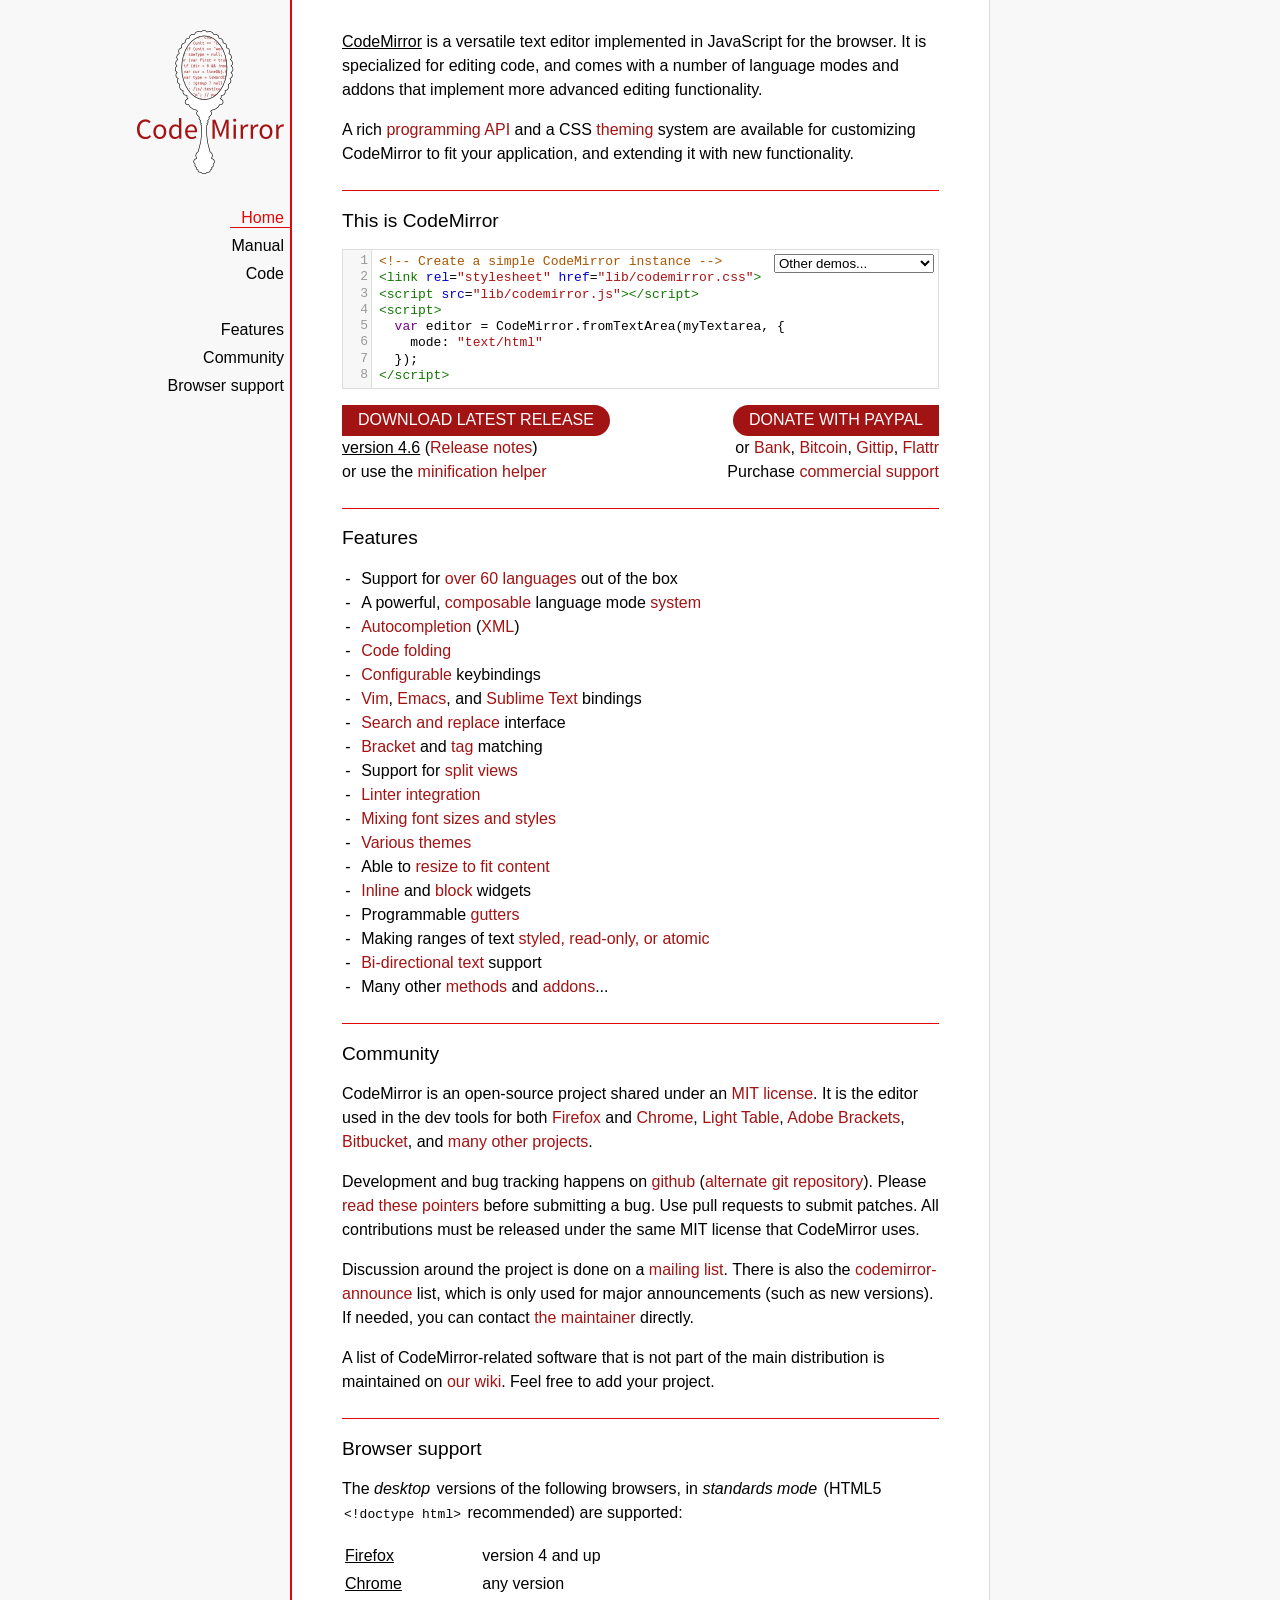
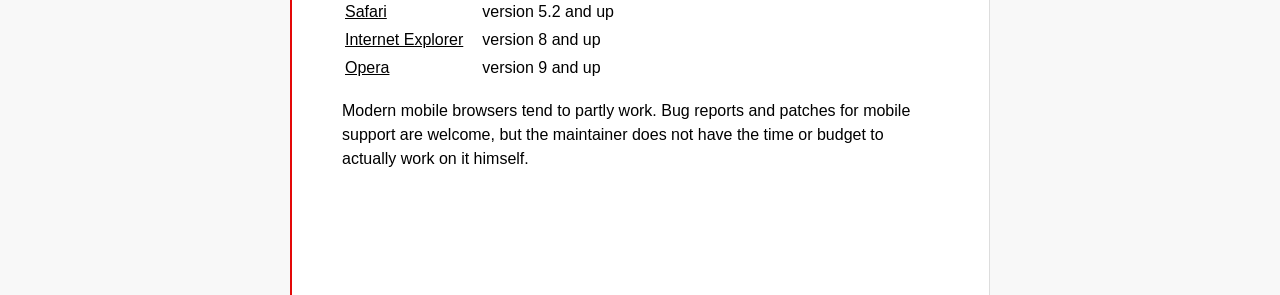
<file: asp/codemirror/index.html>
<!doctype html>

<title>CodeMirror</title>
<meta charset="utf-8"/>

<link rel=stylesheet href="lib/codemirror.css">
<link rel=stylesheet href="doc/docs.css">
<script src="lib/codemirror.js"></script>
<script src="mode/xml/xml.js"></script>
<script src="mode/javascript/javascript.js"></script>
<script src="mode/css/css.js"></script>
<script src="mode/htmlmixed/htmlmixed.js"></script>
<script src="addon/edit/matchbrackets.js"></script>

<script src="doc/activebookmark.js"></script>

<style>
  .CodeMirror { height: auto; border: 1px solid #ddd; }
  .CodeMirror-scroll { max-height: 200px; }
  .CodeMirror pre { padding-left: 7px; line-height: 1.25; }
</style>

<div id=nav>
  <a href="http://codemirror.net"><img id=logo src="doc/logo.png"></a>

  <ul>
    <li><a class=active data-default="true" href="#description">Home</a>
    <li><a href="doc/manual.html">Manual</a>
    <li><a href="https://github.com/marijnh/codemirror">Code</a>
  </ul>
  <ul>
    <li><a href="#features">Features</a>
    <li><a href="#community">Community</a>
    <li><a href="#browsersupport">Browser support</a>
  </ul>
</div>

<article>

<section id=description class=first>
  <p><strong>CodeMirror</strong> is a versatile text editor
  implemented in JavaScript for the browser. It is specialized for
  editing code, and comes with a number of language modes and addons
  that implement more advanced editing functionality.</p>

  <p>A rich <a href="doc/manual.html#api">programming API</a> and a
  CSS <a href="doc/manual.html#styling">theming</a> system are
  available for customizing CodeMirror to fit your application, and
  extending it with new functionality.</p>
</section>

<section id=demo>
  <h2>This is CodeMirror</h2>
  <form style="position: relative; margin-top: .5em;"><textarea id=demotext>
<!-- Create a simple CodeMirror instance -->
<link rel="stylesheet" href="lib/codemirror.css">
<script src="lib/codemirror.js"></script>
<script>
  var editor = CodeMirror.fromTextArea(myTextarea, {
    mode: "text/html"
  });
</script></textarea>
  <select id="demolist" onchange="document.location = this.options[this.selectedIndex].value;">
    <option value="#">Other demos...</option>
    <option value="demo/complete.html">Autocompletion</option>
    <option value="demo/folding.html">Code folding</option>
    <option value="demo/theme.html">Themes</option>
    <option value="mode/htmlmixed/index.html">Mixed language modes</option>
    <option value="demo/bidi.html">Bi-directional text</option>
    <option value="demo/variableheight.html">Variable font sizes</option>
    <option value="demo/search.html">Search interface</option>
    <option value="demo/vim.html">Vim bindings</option>
    <option value="demo/emacs.html">Emacs bindings</option>
    <option value="demo/sublime.html">Sublime Text bindings</option>
    <option value="demo/tern.html">Tern integration</option>
    <option value="demo/merge.html">Merge/diff interface</option>
    <option value="demo/fullscreen.html">Full-screen editor</option>
  </select></form>
  <script>
    var editor = CodeMirror.fromTextArea(document.getElementById("demotext"), {
      lineNumbers: true,
      mode: "text/html",
      matchBrackets: true
    });
  </script>
  <div style="position: relative; margin: 1em 0;">
    <a class="bigbutton left" href="http://codemirror.net/codemirror.zip">DOWNLOAD LATEST RELEASE</a>
    <div><strong>version 4.6</strong> (<a href="doc/releases.html">Release notes</a>)</div>
    <div>or use the <a href="doc/compress.html">minification helper</a></div>
    <div style="position: absolute; top: 0; right: 0; text-align: right">
      <span class="bigbutton right" onclick="document.getElementById('paypal').submit();">DONATE WITH PAYPAL</span>
      <div style="position: relative">
        or <span onclick="document.getElementById('bankinfo').style.display = 'block';" class=quasilink>Bank</span>,
        <span onclick="document.getElementById('bcinfo').style.display = 'block';" class=quasilink>Bitcoin</span>,
        <a href="https://www.gittip.com/marijnh">Gittip</a>,
        <a href="https://flattr.com/profile/marijnh">Flattr</a><br>
        <div id=bankinfo class=bankinfo>
          <span class=bankinfo_close onclick="document.getElementById('bankinfo').style.display = '';">×</span>
          Bank: <i>Rabobank</i><br/>
          Country: <i>Netherlands</i><br/>
          SWIFT: <i>RABONL2U</i><br/>
          Account: <i>147850770</i><br/>
          Name: <i>Marijn Haverbeke</i><br/>
          IBAN: <i>NL26 RABO 0147 8507 70</i>
        </div>
        <div id=bcinfo class=bankinfo>
          <span class=bankinfo_close onclick="document.getElementById('bcinfo').style.display = '';">×</span>
          Bitcoin address: 1HVnnU8E9yLPeFyNgNtUPB5deXBvUmZ6Nx
        </div>
        <form action="https://www.paypal.com/cgi-bin/webscr" method="post" id="paypal">
          <input type="hidden" name="cmd" value="_s-xclick"/>
          <input type="hidden" name="hosted_button_id" value="3FVHS5FGUY7CC"/>
        </form>
      </div>
      <div>
        Purchase <a href="http://codemirror.com">commercial support</a>
      </div>
    </div>
  </div>
</section>

<section id=features>
  <h2>Features</h2>
  <ul>
    <li>Support for <a href="mode/index.html">over 60 languages</a> out of the box
    <li>A powerful, <a href="mode/htmlmixed/index.html">composable</a> language mode <a href="doc/manual.html#modeapi">system</a>
    <li><a href="doc/manual.html#addon_show-hint">Autocompletion</a> (<a href="demo/xmlcomplete.html">XML</a>)
    <li><a href="doc/manual.html#addon_foldcode">Code folding</a>
    <li><a href="doc/manual.html#option_extraKeys">Configurable</a> keybindings
    <li><a href="demo/vim.html">Vim</a>, <a href="demo/emacs.html">Emacs</a>, and <a href="demo/sublime.html">Sublime Text</a> bindings
    <li><a href="doc/manual.html#addon_search">Search and replace</a> interface
    <li><a href="doc/manual.html#addon_matchbrackets">Bracket</a> and <a href="doc/manual.html#addon_matchtags">tag</a> matching
    <li>Support for <a href="demo/buffers.html">split views</a>
    <li><a href="doc/manual.html#addon_lint">Linter integration</a>
    <li><a href="demo/variableheight.html">Mixing font sizes and styles</a>
    <li><a href="demo/theme.html">Various themes</a>
    <li>Able to <a href="demo/resize.html">resize to fit content</a>
    <li><a href="doc/manual.html#mark_replacedWith">Inline</a> and <a href="doc/manual.html#addLineWidget">block</a> widgets
    <li>Programmable <a href="demo/marker.html">gutters</a>
    <li>Making ranges of text <a href="doc/manual.html#markText">styled, read-only, or atomic</a>
    <li><a href="demo/bidi.html">Bi-directional text</a> support
    <li>Many other <a href="doc/manual.html#api">methods</a> and <a href="doc/manual.html#addons">addons</a>...
  </ul>
</section>

<section id=community>
  <h2>Community</h2>

  <p>CodeMirror is an open-source project shared under
  an <a href="LICENSE">MIT license</a>. It is the editor used in the
  dev tools for
  both <a href="https://hacks.mozilla.org/2013/11/firefox-developer-tools-episode-27-edit-as-html-codemirror-more/">Firefox</a>
  and <a href="https://developers.google.com/chrome-developer-tools/">Chrome</a>, <a href="http://www.lighttable.com/">Light
  Table</a>, <a href="http://brackets.io/">Adobe
  Brackets</a>, <a href="http://blog.bitbucket.org/2013/05/14/edit-your-code-in-the-cloud-with-bitbucket/">Bitbucket</a>,
  and <a href="doc/realworld.html">many other projects</a>.</p>

  <p>Development and bug tracking happens
  on <a href="https://github.com/marijnh/CodeMirror/">github</a>
  (<a href="http://marijnhaverbeke.nl/git/codemirror">alternate git
  repository</a>).
  Please <a href="http://codemirror.net/doc/reporting.html">read these
  pointers</a> before submitting a bug. Use pull requests to submit
  patches. All contributions must be released under the same MIT
  license that CodeMirror uses.</p>

  <p>Discussion around the project is done on
  a <a href="http://groups.google.com/group/codemirror">mailing list</a>.
  There is also
  the <a href="http://groups.google.com/group/codemirror-announce">codemirror-announce</a>
  list, which is only used for major announcements (such as new
  versions). If needed, you can
  contact <a href="mailto:marijnh@gmail.com">the maintainer</a>
  directly.</p>

  <p>A list of CodeMirror-related software that is not part of the
  main distribution is maintained
  on <a href="https://github.com/marijnh/CodeMirror/wiki/CodeMirror-addons">our
  wiki</a>. Feel free to add your project.</p>
</section>

<section id=browsersupport>
  <h2>Browser support</h2>
  <p>The <em>desktop</em> versions of the following browsers,
  in <em>standards mode</em> (HTML5 <code>&lt;!doctype html></code>
  recommended) are supported:</p>
  <table style="margin-bottom: 1em">
    <tr><th>Firefox</th><td>version 4 and up</td></tr>
    <tr><th>Chrome</th><td>any version</td></tr>
    <tr><th>Safari</th><td>version 5.2 and up</td></tr>
    <tr><th style="padding-right: 1em;">Internet Explorer</th><td>version 8 and up</td></tr>
    <tr><th>Opera</th><td>version 9 and up</td></tr>
  </table>
  <p>Modern mobile browsers tend to partly work. Bug reports and
  patches for mobile support are welcome, but the maintainer does not
  have the time or budget to actually work on it himself.</p>
</section>

</article>
</file>
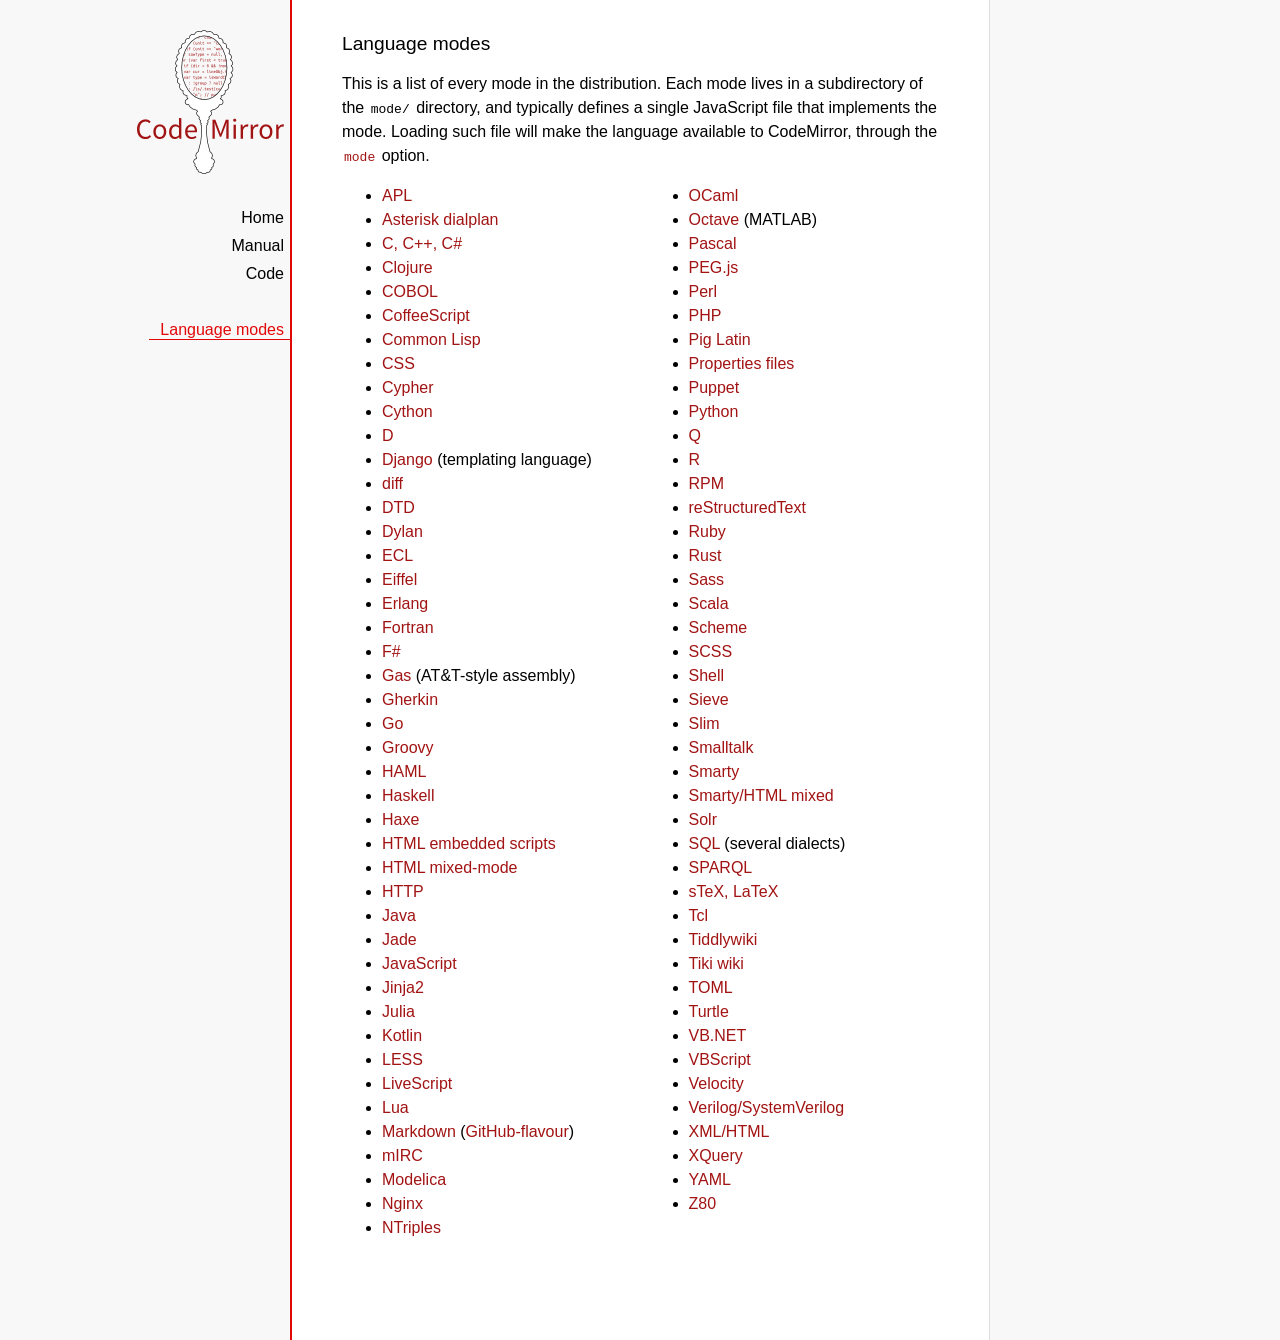
<file: asp/codemirror/mode/index.html>
<!doctype html>

<title>CodeMirror: Language Modes</title>
<meta charset="utf-8"/>
<link rel=stylesheet href="../doc/docs.css">

<div id=nav>
  <a href="http://codemirror.net"><img id=logo src="../doc/logo.png"></a>

  <ul>
    <li><a href="../index.html">Home</a>
    <li><a href="../doc/manual.html">Manual</a>
    <li><a href="https://github.com/marijnh/codemirror">Code</a>
  </ul>
  <ul>
    <li><a class=active href="#">Language modes</a>
  </ul>
</div>

<article>

<h2>Language modes</h2>

<p>This is a list of every mode in the distribution. Each mode lives
in a subdirectory of the <code>mode/</code> directory, and typically
defines a single JavaScript file that implements the mode. Loading
such file will make the language available to CodeMirror, through
the <a href="manual.html#option_mode"><code>mode</code></a>
option.</p>

<div style="-webkit-columns: 100px 2; -moz-columns: 100px 2; columns: 100px 2;">
    <ul style="margin-top: 0">
      <li><a href="apl/index.html">APL</a></li>
      <li><a href="asterisk/index.html">Asterisk dialplan</a></li>
      <li><a href="clike/index.html">C, C++, C#</a></li>
      <li><a href="clojure/index.html">Clojure</a></li>
      <li><a href="cobol/index.html">COBOL</a></li>
      <li><a href="coffeescript/index.html">CoffeeScript</a></li>
      <li><a href="commonlisp/index.html">Common Lisp</a></li>
      <li><a href="css/index.html">CSS</a></li>
      <li><a href="cypher/index.html">Cypher</a></li>
      <li><a href="python/index.html">Cython</a></li>
      <li><a href="d/index.html">D</a></li>
      <li><a href="django/index.html">Django</a> (templating language)</li>
      <li><a href="diff/index.html">diff</a></li>
      <li><a href="dtd/index.html">DTD</a></li>
      <li><a href="dylan/index.html">Dylan</a></li>
      <li><a href="ecl/index.html">ECL</a></li>
      <li><a href="eiffel/index.html">Eiffel</a></li>
      <li><a href="erlang/index.html">Erlang</a></li>
      <li><a href="fortran/index.html">Fortran</a></li>
      <li><a href="mllike/index.html">F#</a></li>
      <li><a href="gas/index.html">Gas</a> (AT&amp;T-style assembly)</li>
      <li><a href="gherkin/index.html">Gherkin</a></li>
      <li><a href="go/index.html">Go</a></li>
      <li><a href="groovy/index.html">Groovy</a></li>
      <li><a href="haml/index.html">HAML</a></li>
      <li><a href="haskell/index.html">Haskell</a></li>
      <li><a href="haxe/index.html">Haxe</a></li>
      <li><a href="htmlembedded/index.html">HTML embedded scripts</a></li>
      <li><a href="htmlmixed/index.html">HTML mixed-mode</a></li>
      <li><a href="http/index.html">HTTP</a></li>
      <li><a href="clike/index.html">Java</a></li>
      <li><a href="jade/index.html">Jade</a></li>
      <li><a href="javascript/index.html">JavaScript</a></li>
      <li><a href="jinja2/index.html">Jinja2</a></li>
      <li><a href="julia/index.html">Julia</a></li>
      <li><a href="kotlin/index.html">Kotlin</a></li>
      <li><a href="css/less.html">LESS</a></li>
      <li><a href="livescript/index.html">LiveScript</a></li>
      <li><a href="lua/index.html">Lua</a></li>
      <li><a href="markdown/index.html">Markdown</a> (<a href="gfm/index.html">GitHub-flavour</a>)</li>
      <li><a href="mirc/index.html">mIRC</a></li>
      <li><a href="modelica/index.html">Modelica</a></li>
      <li><a href="nginx/index.html">Nginx</a></li>
      <li><a href="ntriples/index.html">NTriples</a></li>
      <li><a href="mllike/index.html">OCaml</a></li>
      <li><a href="octave/index.html">Octave</a> (MATLAB)</li>
      <li><a href="pascal/index.html">Pascal</a></li>
      <li><a href="pegjs/index.html">PEG.js</a></li>
      <li><a href="perl/index.html">Perl</a></li>
      <li><a href="php/index.html">PHP</a></li>
      <li><a href="pig/index.html">Pig Latin</a></li>
      <li><a href="properties/index.html">Properties files</a></li>
      <li><a href="puppet/index.html">Puppet</a></li>
      <li><a href="python/index.html">Python</a></li>
      <li><a href="q/index.html">Q</a></li>
      <li><a href="r/index.html">R</a></li>
      <li><a href="rpm/index.html">RPM</a></li>
      <li><a href="rst/index.html">reStructuredText</a></li>
      <li><a href="ruby/index.html">Ruby</a></li>
      <li><a href="rust/index.html">Rust</a></li>
      <li><a href="sass/index.html">Sass</a></li>
      <li><a href="clike/scala.html">Scala</a></li>
      <li><a href="scheme/index.html">Scheme</a></li>
      <li><a href="css/scss.html">SCSS</a></li>
      <li><a href="shell/index.html">Shell</a></li>
      <li><a href="sieve/index.html">Sieve</a></li>
      <li><a href="slim/index.html">Slim</a></li>
      <li><a href="smalltalk/index.html">Smalltalk</a></li>
      <li><a href="smarty/index.html">Smarty</a></li>
      <li><a href="smartymixed/index.html">Smarty/HTML mixed</a></li>
      <li><a href="solr/index.html">Solr</a></li>
      <li><a href="sql/index.html">SQL</a> (several dialects)</li>
      <li><a href="sparql/index.html">SPARQL</a></li>
      <li><a href="stex/index.html">sTeX, LaTeX</a></li>
      <li><a href="tcl/index.html">Tcl</a></li>
      <li><a href="tiddlywiki/index.html">Tiddlywiki</a></li>
      <li><a href="tiki/index.html">Tiki wiki</a></li>
      <li><a href="toml/index.html">TOML</a></li>
      <li><a href="turtle/index.html">Turtle</a></li>
      <li><a href="vb/index.html">VB.NET</a></li>
      <li><a href="vbscript/index.html">VBScript</a></li>
      <li><a href="velocity/index.html">Velocity</a></li>
      <li><a href="verilog/index.html">Verilog/SystemVerilog</a></li>
      <li><a href="xml/index.html">XML/HTML</a></li>
      <li><a href="xquery/index.html">XQuery</a></li>
      <li><a href="yaml/index.html">YAML</a></li>
      <li><a href="z80/index.html">Z80</a></li>
    </ul>
  </div>

</article>
</file>
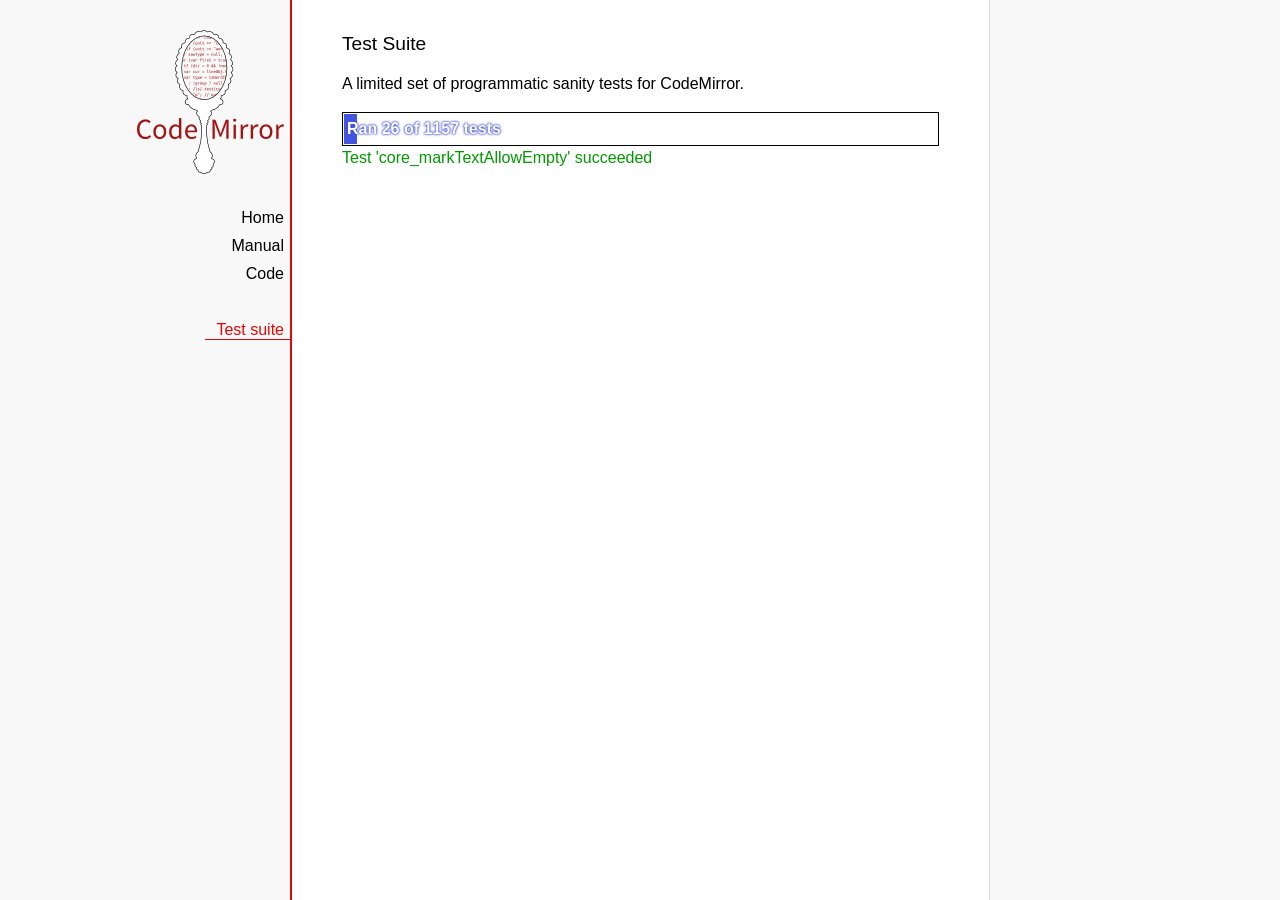
<file: asp/codemirror/test/index.html>
<!doctype html>

<title>CodeMirror: Test Suite</title>
<meta charset="utf-8"/>
<link rel=stylesheet href="../doc/docs.css">

<link rel="stylesheet" href="../lib/codemirror.css">
<link rel="stylesheet" href="mode_test.css">
<script src="../doc/activebookmark.js"></script>
<script src="../lib/codemirror.js"></script>
<script src="../addon/mode/overlay.js"></script>
<script src="../addon/mode/multiplex.js"></script>
<script src="../addon/search/searchcursor.js"></script>
<script src="../addon/dialog/dialog.js"></script>
<script src="../addon/edit/matchbrackets.js"></script>
<script src="../addon/comment/comment.js"></script>
<script src="../mode/javascript/javascript.js"></script>
<script src="../mode/clike/clike.js"></script>
<script src="../mode/php/php.js"></script>
<script src="../mode/xml/xml.js"></script>
<script src="../keymap/vim.js"></script>
<script src="../keymap/emacs.js"></script>
<script src="../keymap/sublime.js"></script>

<style type="text/css">
  .ok {color: #090;}
  .fail {color: #e00;}
  .error {color: #c90;}
  .done {font-weight: bold;}
  #progress {
  background: #45d;
  color: white;
  text-shadow: 0 0 1px #45d, 0 0 2px #45d, 0 0 3px #45d;
  font-weight: bold;
  white-space: pre;
  }
  #testground {
  visibility: hidden;
  }
  #testground.offscreen {
  visibility: visible;
  position: absolute;
  left: -10000px;
  top: -10000px;
  }
  .CodeMirror { border: 1px solid black; }
</style>

<div id=nav>
  <a href="http://codemirror.net"><img id=logo src="../doc/logo.png"></a>

  <ul>
    <li><a href="../index.html">Home</a>
    <li><a href="../doc/manual.html">Manual</a>
    <li><a href="https://github.com/marijnh/codemirror">Code</a>
  </ul>
  <ul>
    <li><a class=active href="#">Test suite</a>
  </ul>
</div>

<article>
  <h2>Test Suite</h2>

    <p>A limited set of programmatic sanity tests for CodeMirror.</p>

    <div style="border: 1px solid black; padding: 1px; max-width: 700px;">
      <div style="width: 0px;" id=progress><div style="padding: 3px;">Ran <span id="progress_ran">0</span><span id="progress_total"> of 0</span> tests</div></div>
    </div>
    <p id=status>Please enable JavaScript...</p>
    <div id=output></div>

    <div id=testground></div>

    <script src="driver.js"></script>
    <script src="test.js"></script>
    <script src="doc_test.js"></script>
    <script src="multi_test.js"></script>
    <script src="comment_test.js"></script>
    <script src="search_test.js"></script>
    <script src="mode_test.js"></script>
    <script src="../mode/javascript/test.js"></script>
    <script src="../mode/php/test.js"></script>
    <script src="../mode/css/css.js"></script>
    <script src="../mode/css/test.js"></script>
    <script src="../mode/css/scss_test.js"></script>
    <script src="../mode/css/less_test.js"></script>
    <script src="../mode/xml/xml.js"></script>
    <script src="../mode/xml/test.js"></script>
    <script src="../mode/htmlmixed/htmlmixed.js"></script>
    <script src="../mode/ruby/ruby.js"></script>
    <script src="../mode/ruby/test.js"></script>
    <script src="../mode/haml/haml.js"></script>
    <script src="../mode/haml/test.js"></script>
    <script src="../mode/markdown/markdown.js"></script>
    <script src="../mode/markdown/test.js"></script>
    <script src="../mode/slim/slim.js"></script>
    <script src="../mode/slim/test.js"></script>
    <script src="../mode/gfm/gfm.js"></script>
    <script src="../mode/gfm/test.js"></script>
    <script src="../mode/shell/shell.js"></script>
    <script src="../mode/shell/test.js"></script>
    <script src="../mode/stex/stex.js"></script>
    <script src="../mode/stex/test.js"></script>
    <script src="../mode/verilog/verilog.js"></script>
    <script src="../mode/verilog/test.js"></script>
    <script src="../mode/xquery/xquery.js"></script>
    <script src="../mode/xquery/test.js"></script>
    <script src="../addon/mode/multiplex_test.js"></script>
    <script src="vim_test.js"></script>
    <script src="emacs_test.js"></script>
    <script src="sublime_test.js"></script>
    <script>
      window.onload = runHarness;
      CodeMirror.on(window, 'hashchange', runHarness);

      function esc(str) {
        return str.replace(/[<&]/, function(ch) { return ch == "<" ? "&lt;" : "&amp;"; });
      }

      var output = document.getElementById("output"),
          progress = document.getElementById("progress"),
          progressRan = document.getElementById("progress_ran").childNodes[0],
          progressTotal = document.getElementById("progress_total").childNodes[0];
      var count = 0,
          failed = 0,
          skipped = 0,
          bad = "",
          running = false, // Flag that states tests are running
          quit = false, // Flag to quit tests ASAP
          verbose = false; // Adds message for *every* test to output

      function runHarness(){
        if (running) {
          quit = true;
          setStatus("Restarting tests...", '', true);
          setTimeout(function(){runHarness();}, 500);
          return;
        }
        filters = [];
        verbose = false;
        if (window.location.hash.substr(1)){
          var strings = window.location.hash.substr(1).split(",");
          while (strings.length) {
            var s = strings.shift();
            if (s === "verbose")
              verbose = true;
            else
              filters.push(parseTestFilter(decodeURIComponent(s)));;
          }
        }
        quit = false;
        running = true;
        setStatus("Loading tests...");
        count = 0;
        failed = 0;
        skipped = 0;
        bad = "";
        totalTests = countTests();
        progressTotal.nodeValue = " of " + totalTests;
        progressRan.nodeValue = count;
        output.innerHTML = '';
        document.getElementById("testground").innerHTML = "<form>" +
          "<textarea id=\"code\" name=\"code\"></textarea>" +
          "<input type=submit value=ok name=submit>" +
          "</form>";
        runTests(displayTest);
      }

      function setStatus(message, className, force){
        if (quit && !force) return;
        if (!message) throw("must provide message");
        var status = document.getElementById("status").childNodes[0];
        status.nodeValue = message;
        status.parentNode.className = className;
      }
      function addOutput(name, className, code){
        var newOutput = document.createElement("dl");
        var newTitle = document.createElement("dt");
        newTitle.className = className;
        newTitle.appendChild(document.createTextNode(name));
        newOutput.appendChild(newTitle);
        var newMessage = document.createElement("dd");
        newMessage.innerHTML = code;
        newOutput.appendChild(newTitle);
        newOutput.appendChild(newMessage);
        output.appendChild(newOutput);
      }
      function displayTest(type, name, customMessage) {
        var message = "???";
        if (type != "done" && type != "skipped") ++count;
        progress.style.width = (count * (progress.parentNode.clientWidth - 2) / totalTests) + "px";
        progressRan.nodeValue = count;
        if (type == "ok") {
          message = "Test '" + name + "' succeeded";
          if (!verbose) customMessage = false;
        } else if (type == "skipped") {
          message = "Test '" + name + "' skipped";
          ++skipped;
          if (!verbose) customMessage = false;
        } else if (type == "expected") {
          message = "Test '" + name + "' failed as expected";
          if (!verbose) customMessage = false;
        } else if (type == "error" || type == "fail") {
          ++failed;
          message = "Test '" + name + "' failed";
        } else if (type == "done") {
          if (failed) {
            type += " fail";
            message = failed + " failure" + (failed > 1 ? "s" : "");
          } else if (count < totalTests) {
            failed = totalTests - count;
            type += " fail";
            message = failed + " failure" + (failed > 1 ? "s" : "");
          } else {
            type += " ok";
            message = "All passed";
            if (skipped) {
              message += " (" + skipped + " skipped)";
            }
          }
          progressTotal.nodeValue = '';
          customMessage = true; // Hack to avoid adding to output
        }
        if (verbose && !customMessage)  customMessage = message;
        setStatus(message, type);
        if (customMessage && customMessage.length > 0) {
          addOutput(name, type, customMessage);
        }
      }
    </script>

</article>
</file>
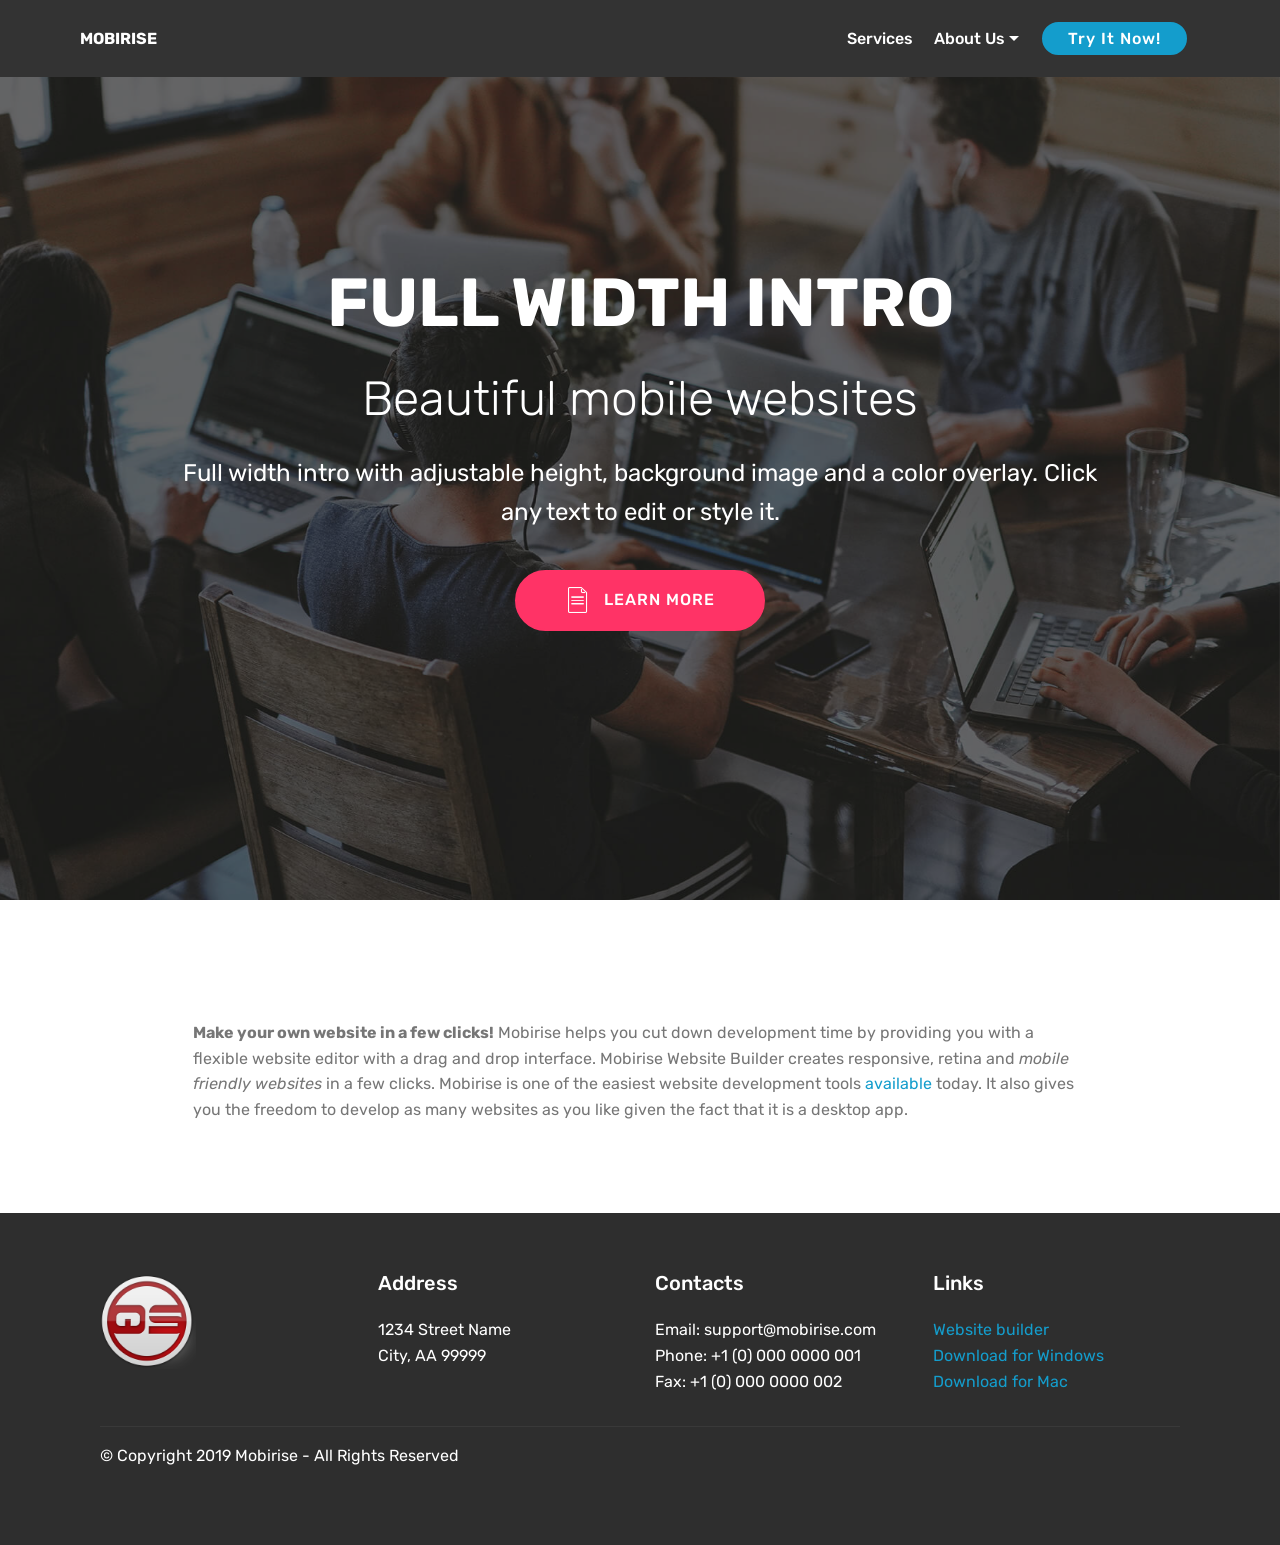
<file: UserFiles/templates/QSDEMO/index.html>
<!DOCTYPE html>
<html  >
<head>
  
  <meta charset="UTF-8">
  <meta http-equiv="X-UA-Compatible" content="IE=edge">
  
  <meta name="viewport" content="width=device-width, initial-scale=1, minimum-scale=1">
  <link rel="shortcut icon" href="assets/images/logoquickersite-1.png" type="image/x-icon">
  <meta name="description" content="">
  
  <title>Home</title>
  <link rel="stylesheet" href="assets/web/assets/mobirise-icons/mobirise-icons.css">
  <link rel="stylesheet" href="assets/facebook-plugin/style.css">
  <link rel="stylesheet" href="assets/bootstrap/css/bootstrap.min.css">
  <link rel="stylesheet" href="assets/bootstrap/css/bootstrap-grid.min.css">
  <link rel="stylesheet" href="assets/bootstrap/css/bootstrap-reboot.min.css">
  <link rel="stylesheet" href="assets/dropdown/css/style.css">
  <link rel="stylesheet" href="assets/tether/tether.min.css">
  <link rel="stylesheet" href="assets/socicon/css/styles.css">
  <link rel="stylesheet" href="assets/theme/css/style.css">
  <link rel="preload" as="style" href="assets/mobirise/css/mbr-additional.css"><link rel="stylesheet" href="assets/mobirise/css/mbr-additional.css" type="text/css">
  
  
  

</head>
<body>
  <section class="menu cid-rPPurc6wyH" once="menu" id="menu1-0">

    

    <nav class="navbar navbar-expand beta-menu navbar-dropdown align-items-center navbar-fixed-top navbar-toggleable-sm">
        <button class="navbar-toggler navbar-toggler-right" type="button" data-toggle="collapse" data-target="#navbarSupportedContent" aria-controls="navbarSupportedContent" aria-expanded="false" aria-label="Toggle navigation">
            <div class="hamburger">
                <span></span>
                <span></span>
                <span></span>
                <span></span>
            </div>
        </button>
        <div class="menu-logo">
            <div class="navbar-brand">
                
                <span class="navbar-caption-wrap">
                    <a class="navbar-caption text-white display-4" href="#">
                        MOBIRISE
                    </a>
                </span>
            </div>
        </div>
        <div class="collapse navbar-collapse" id="navbarSupportedContent">
            <ul class="navbar-nav nav-dropdown" data-app-modern-menu="true"><li class="nav-item">
                    <a class="nav-link link text-white display-4" href="#">
                        
                        Services
                    </a>
                </li>
                <li class="nav-item dropdown">
                    <a class="nav-link link text-white dropdown-toggle display-4" href="#" data-toggle="dropdown-submenu" aria-expanded="true">
                        
                        About Us
                    </a><div class="dropdown-menu"><a class="text-white dropdown-item display-4" href="#">111</a><div class="dropdown"><a class="text-white dropdown-item dropdown-toggle display-4" href="#" aria-expanded="false" data-toggle="dropdown-submenu">222</a><div class="dropdown-menu dropdown-submenu"><a class="text-white dropdown-item display-4" href="#" aria-expanded="false">333</a></div></div></div>
                </li></ul>
            <div class="navbar-buttons mbr-section-btn"><a class="btn btn-sm btn-primary display-4" href="#">
                    
                    Try It Now!
                </a></div>
        </div>
    </nav>
</section>

<section class="header1 cid-rPPuElUtSn mbr-fullscreen mbr-parallax-background" id="header1-1">

    

    <div class="mbr-overlay" style="opacity: 0.6; background-color: rgb(35, 35, 35);">
    </div>

    <div class="container">
        <div class="row justify-content-md-center">
            <div class="mbr-white col-md-10">
                <h1 class="mbr-section-title align-center mbr-bold pb-3 mbr-fonts-style display-1">
                    FULL WIDTH INTRO
                </h1>
                <h3 class="mbr-section-subtitle align-center mbr-light pb-3 mbr-fonts-style display-2">
                    Beautiful mobile websites
                </h3>
                <p class="mbr-text align-center pb-3 mbr-fonts-style display-5">
                    Full width intro with adjustable height, background image and a color overlay. Click any text to edit or style it.
                </p>
                <div class="mbr-section-btn align-center"><a class="btn btn-md btn-secondary display-4" href="#">
                        <span class="mbr-iconfont mbri-file"></span>LEARN MORE</a></div>
            </div>
        </div>
    </div>

</section>

<section class="mbr-section article content1 cid-rPPuQJXKxa" id="content1-2">
    
     

    <div class="container">
        <div class="media-container-row">
            <div class="mbr-text col-12 mbr-fonts-style display-7 col-md-10"><p>
                <strong> Make your own website in a few clicks!</strong> Mobirise helps you cut down development time by providing you with a flexible website editor with a drag and drop interface. Mobirise Website Builder creates responsive, retina and <em>mobile friendly websites</em> in a few clicks. Mobirise is one of the easiest website development tools <a href="#">available</a> today. It also gives you the freedom to develop as many websites as you like given the fact that it is a desktop app.</p></div>
        </div>
    </div>
</section>

<section class="cid-rPPv45r5Ye" id="footer1-3">

    

    

    <div class="container">
        <div class="media-container-row content text-white">
            <div class="col-12 col-md-3">
                <div class="media-wrap">
                    <a href="#">
                        <img src="assets/images/logoquickersite.png" alt="" title="">
                    </a>
                </div>
            </div>
            <div class="col-12 col-md-3 mbr-fonts-style display-7">
                <h5 class="pb-3">
                    Address
                </h5>
                <p class="mbr-text">
                    1234 Street Name
                    <br>City, AA 99999
                </p>
            </div>
            <div class="col-12 col-md-3 mbr-fonts-style display-7">
                <h5 class="pb-3">
                    Contacts
                </h5>
                <p class="mbr-text">
                    Email: support@mobirise.com
                    <br>Phone: +1 (0) 000 0000 001
                    <br>Fax: +1 (0) 000 0000 002
                </p>
            </div>
            <div class="col-12 col-md-3 mbr-fonts-style display-7">
                <h5 class="pb-3">
                    Links
                </h5>
                <p class="mbr-text">
                    <a class="text-primary" href="#">Website builder</a>
                    <br><a class="text-primary" href="#">Download for Windows</a>
                    <br><a class="text-primary" href="#">Download for Mac</a>
                </p>
            </div>
        </div>
        <div class="footer-lower">
            <div class="media-container-row">
                <div class="col-sm-12">
                    <hr>
                </div>
            </div>
            <div class="media-container-row mbr-white">
                <div class="col-sm-6 copyright">
                    <p class="mbr-text mbr-fonts-style display-7">
                        © Copyright 2019 Mobirise - All Rights Reserved
                    </p>
                </div>
                <div class="col-md-6">
                    
                </div>
            </div>
        </div>
    </div>
</section>


  <script src="assets/web/assets/jquery/jquery.min.js"></script>
  <script src="assets/popper/popper.min.js"></script>
  <script src="https://connect.facebook.net/en_US/sdk.js#xfbml=1&version=v2.5"></script>
  <script src="https://apis.google.com/js/plusone.js"></script>
  <script src="assets/facebook-plugin/facebook-script.js"></script>
  <script src="assets/bootstrap/js/bootstrap.min.js"></script>
  <script src="assets/smoothscroll/smooth-scroll.js"></script>
  <script src="assets/dropdown/js/nav-dropdown.js"></script>
  <script src="assets/dropdown/js/navbar-dropdown.js"></script>
  <script src="assets/touchswipe/jquery.touch-swipe.min.js"></script>
  <script src="assets/parallax/jarallax.min.js"></script>
  <script src="assets/tether/tether.min.js"></script>
  <script src="assets/theme/js/script.js"></script>
  
  

</body>
</html>
</file>
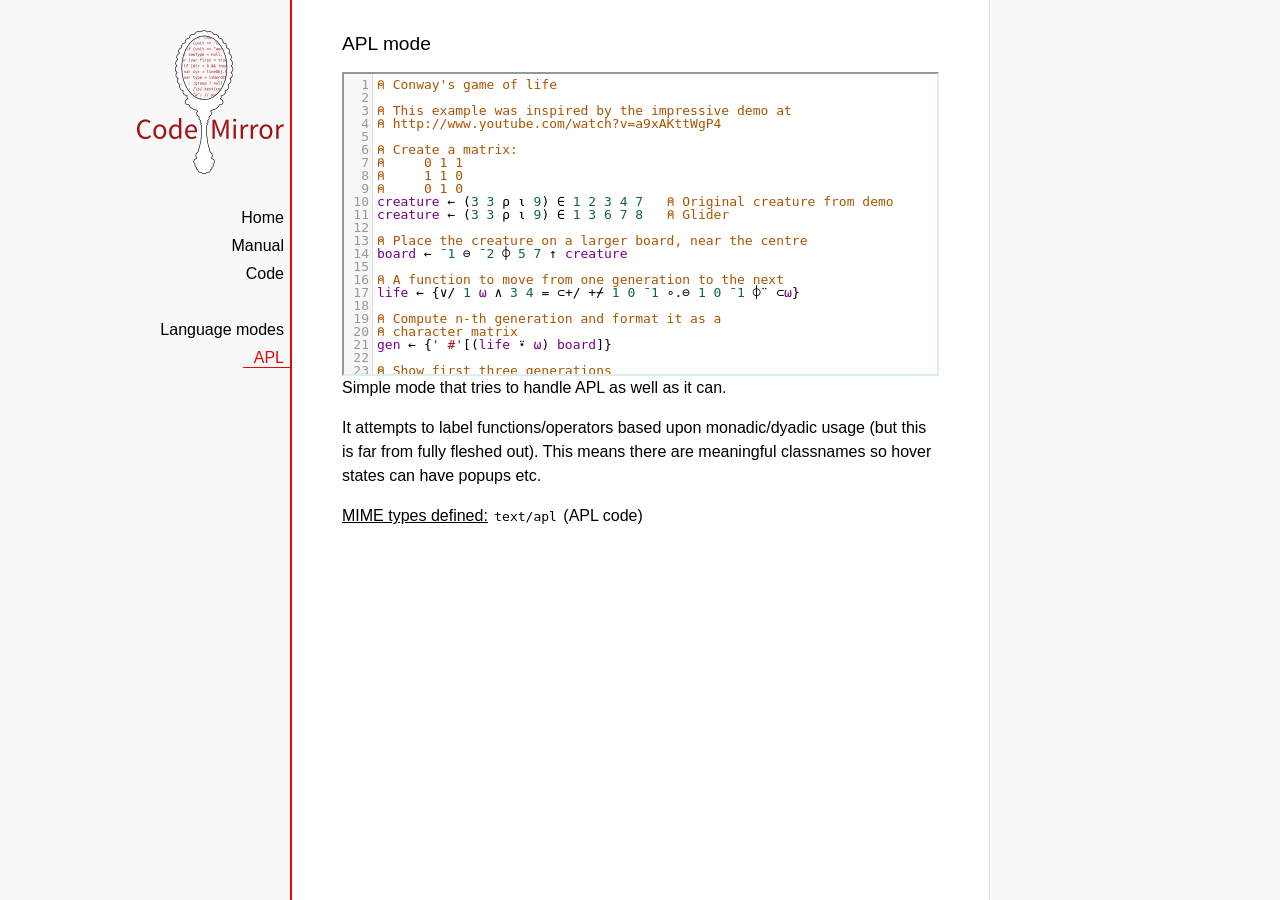
<file: asp/codemirror/mode/apl/index.html>
<!doctype html>

<title>CodeMirror: APL mode</title>
<meta charset="utf-8"/>
<link rel=stylesheet href="../../doc/docs.css">

<link rel="stylesheet" href="../../lib/codemirror.css">
<script src="../../lib/codemirror.js"></script>
<script src="../../addon/edit/matchbrackets.js"></script>
<script src="./apl.js"></script>
<style>
	.CodeMirror { border: 2px inset #dee; }
    </style>
<div id=nav>
  <a href="http://codemirror.net"><img id=logo src="../../doc/logo.png"></a>

  <ul>
    <li><a href="../../index.html">Home</a>
    <li><a href="../../doc/manual.html">Manual</a>
    <li><a href="https://github.com/marijnh/codemirror">Code</a>
  </ul>
  <ul>
    <li><a href="../index.html">Language modes</a>
    <li><a class=active href="#">APL</a>
  </ul>
</div>

<article>
<h2>APL mode</h2>
<form><textarea id="code" name="code">
⍝ Conway's game of life

⍝ This example was inspired by the impressive demo at
⍝ http://www.youtube.com/watch?v=a9xAKttWgP4

⍝ Create a matrix:
⍝     0 1 1
⍝     1 1 0
⍝     0 1 0
creature ← (3 3 ⍴ ⍳ 9) ∈ 1 2 3 4 7   ⍝ Original creature from demo
creature ← (3 3 ⍴ ⍳ 9) ∈ 1 3 6 7 8   ⍝ Glider

⍝ Place the creature on a larger board, near the centre
board ← ¯1 ⊖ ¯2 ⌽ 5 7 ↑ creature

⍝ A function to move from one generation to the next
life ← {∨/ 1 ⍵ ∧ 3 4 = ⊂+/ +⌿ 1 0 ¯1 ∘.⊖ 1 0 ¯1 ⌽¨ ⊂⍵}

⍝ Compute n-th generation and format it as a
⍝ character matrix
gen ← {' #'[(life ⍣ ⍵) board]}

⍝ Show first three generations
(gen 1) (gen 2) (gen 3)
</textarea></form>

    <script>
      var editor = CodeMirror.fromTextArea(document.getElementById("code"), {
        lineNumbers: true,
        matchBrackets: true,
        mode: "text/apl"
      });
    </script>

    <p>Simple mode that tries to handle APL as well as it can.</p>
    <p>It attempts to label functions/operators based upon
    monadic/dyadic usage (but this is far from fully fleshed out).
    This means there are meaningful classnames so hover states can
    have popups etc.</p>

    <p><strong>MIME types defined:</strong> <code>text/apl</code> (APL code)</p>
  </article>
</file>
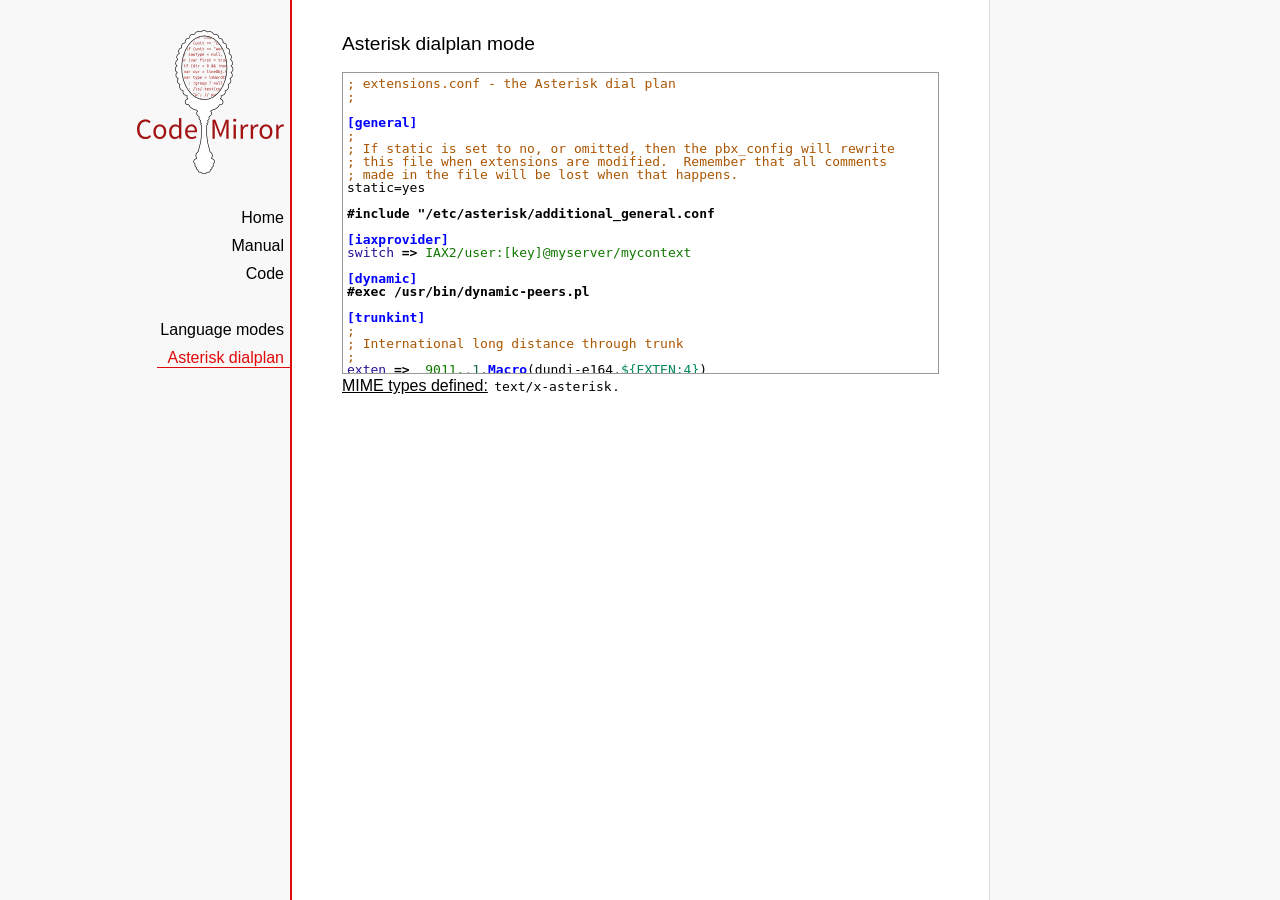
<file: asp/codemirror/mode/asterisk/index.html>
<!doctype html>

<title>CodeMirror: Asterisk dialplan mode</title>
<meta charset="utf-8"/>
<link rel=stylesheet href="../../doc/docs.css">

<link rel="stylesheet" href="../../lib/codemirror.css">
<script src="../../lib/codemirror.js"></script>
<script src="asterisk.js"></script>
<style>
      .CodeMirror {border: 1px solid #999;}
      .cm-s-default span.cm-arrow { color: red; }
    </style>
<div id=nav>
  <a href="http://codemirror.net"><img id=logo src="../../doc/logo.png"></a>

  <ul>
    <li><a href="../../index.html">Home</a>
    <li><a href="../../doc/manual.html">Manual</a>
    <li><a href="https://github.com/marijnh/codemirror">Code</a>
  </ul>
  <ul>
    <li><a href="../index.html">Language modes</a>
    <li><a class=active href="#">Asterisk dialplan</a>
  </ul>
</div>

<article>
<h2>Asterisk dialplan mode</h2>
<form><textarea id="code" name="code">
; extensions.conf - the Asterisk dial plan
;

[general]
;
; If static is set to no, or omitted, then the pbx_config will rewrite
; this file when extensions are modified.  Remember that all comments
; made in the file will be lost when that happens.
static=yes

#include "/etc/asterisk/additional_general.conf

[iaxprovider]
switch => IAX2/user:[key]@myserver/mycontext

[dynamic]
#exec /usr/bin/dynamic-peers.pl

[trunkint]
;
; International long distance through trunk
;
exten => _9011.,1,Macro(dundi-e164,${EXTEN:4})
exten => _9011.,n,Dial(${GLOBAL(TRUNK)}/${FILTER(0-9,${EXTEN:${GLOBAL(TRUNKMSD)}})})

[local]
;
; Master context for local, toll-free, and iaxtel calls only
;
ignorepat => 9
include => default

[demo]
include => stdexten
;
; We start with what to do when a call first comes in.
;
exten => s,1,Wait(1)			; Wait a second, just for fun
same  => n,Answer			; Answer the line
same  => n,Set(TIMEOUT(digit)=5)	; Set Digit Timeout to 5 seconds
same  => n,Set(TIMEOUT(response)=10)	; Set Response Timeout to 10 seconds
same  => n(restart),BackGround(demo-congrats)	; Play a congratulatory message
same  => n(instruct),BackGround(demo-instruct)	; Play some instructions
same  => n,WaitExten			; Wait for an extension to be dialed.

exten => 2,1,BackGround(demo-moreinfo)	; Give some more information.
exten => 2,n,Goto(s,instruct)

exten => 3,1,Set(LANGUAGE()=fr)		; Set language to french
exten => 3,n,Goto(s,restart)		; Start with the congratulations

exten => 1000,1,Goto(default,s,1)
;
; We also create an example user, 1234, who is on the console and has
; voicemail, etc.
;
exten => 1234,1,Playback(transfer,skip)		; "Please hold while..."
					; (but skip if channel is not up)
exten => 1234,n,Gosub(${EXTEN},stdexten(${GLOBAL(CONSOLE)}))
exten => 1234,n,Goto(default,s,1)		; exited Voicemail

exten => 1235,1,Voicemail(1234,u)		; Right to voicemail

exten => 1236,1,Dial(Console/dsp)		; Ring forever
exten => 1236,n,Voicemail(1234,b)		; Unless busy

;
; # for when they're done with the demo
;
exten => #,1,Playback(demo-thanks)	; "Thanks for trying the demo"
exten => #,n,Hangup			; Hang them up.

;
; A timeout and "invalid extension rule"
;
exten => t,1,Goto(#,1)			; If they take too long, give up
exten => i,1,Playback(invalid)		; "That's not valid, try again"

;
; Create an extension, 500, for dialing the
; Asterisk demo.
;
exten => 500,1,Playback(demo-abouttotry); Let them know what's going on
exten => 500,n,Dial(IAX2/guest@pbx.digium.com/s@default)	; Call the Asterisk demo
exten => 500,n,Playback(demo-nogo)	; Couldn't connect to the demo site
exten => 500,n,Goto(s,6)		; Return to the start over message.

;
; Create an extension, 600, for evaluating echo latency.
;
exten => 600,1,Playback(demo-echotest)	; Let them know what's going on
exten => 600,n,Echo			; Do the echo test
exten => 600,n,Playback(demo-echodone)	; Let them know it's over
exten => 600,n,Goto(s,6)		; Start over

;
;	You can use the Macro Page to intercom a individual user
exten => 76245,1,Macro(page,SIP/Grandstream1)
; or if your peernames are the same as extensions
exten => _7XXX,1,Macro(page,SIP/${EXTEN})
;
;
; System Wide Page at extension 7999
;
exten => 7999,1,Set(TIMEOUT(absolute)=60)
exten => 7999,2,Page(Local/Grandstream1@page&Local/Xlite1@page&Local/1234@page/n,d)

; Give voicemail at extension 8500
;
exten => 8500,1,VoicemailMain
exten => 8500,n,Goto(s,6)

    </textarea></form>
    <script>
      var editor = CodeMirror.fromTextArea(document.getElementById("code"), {
        mode: "text/x-asterisk",
        matchBrackets: true,
        lineNumber: true
      });
    </script>

    <p><strong>MIME types defined:</strong> <code>text/x-asterisk</code>.</p>

  </article>
</file>
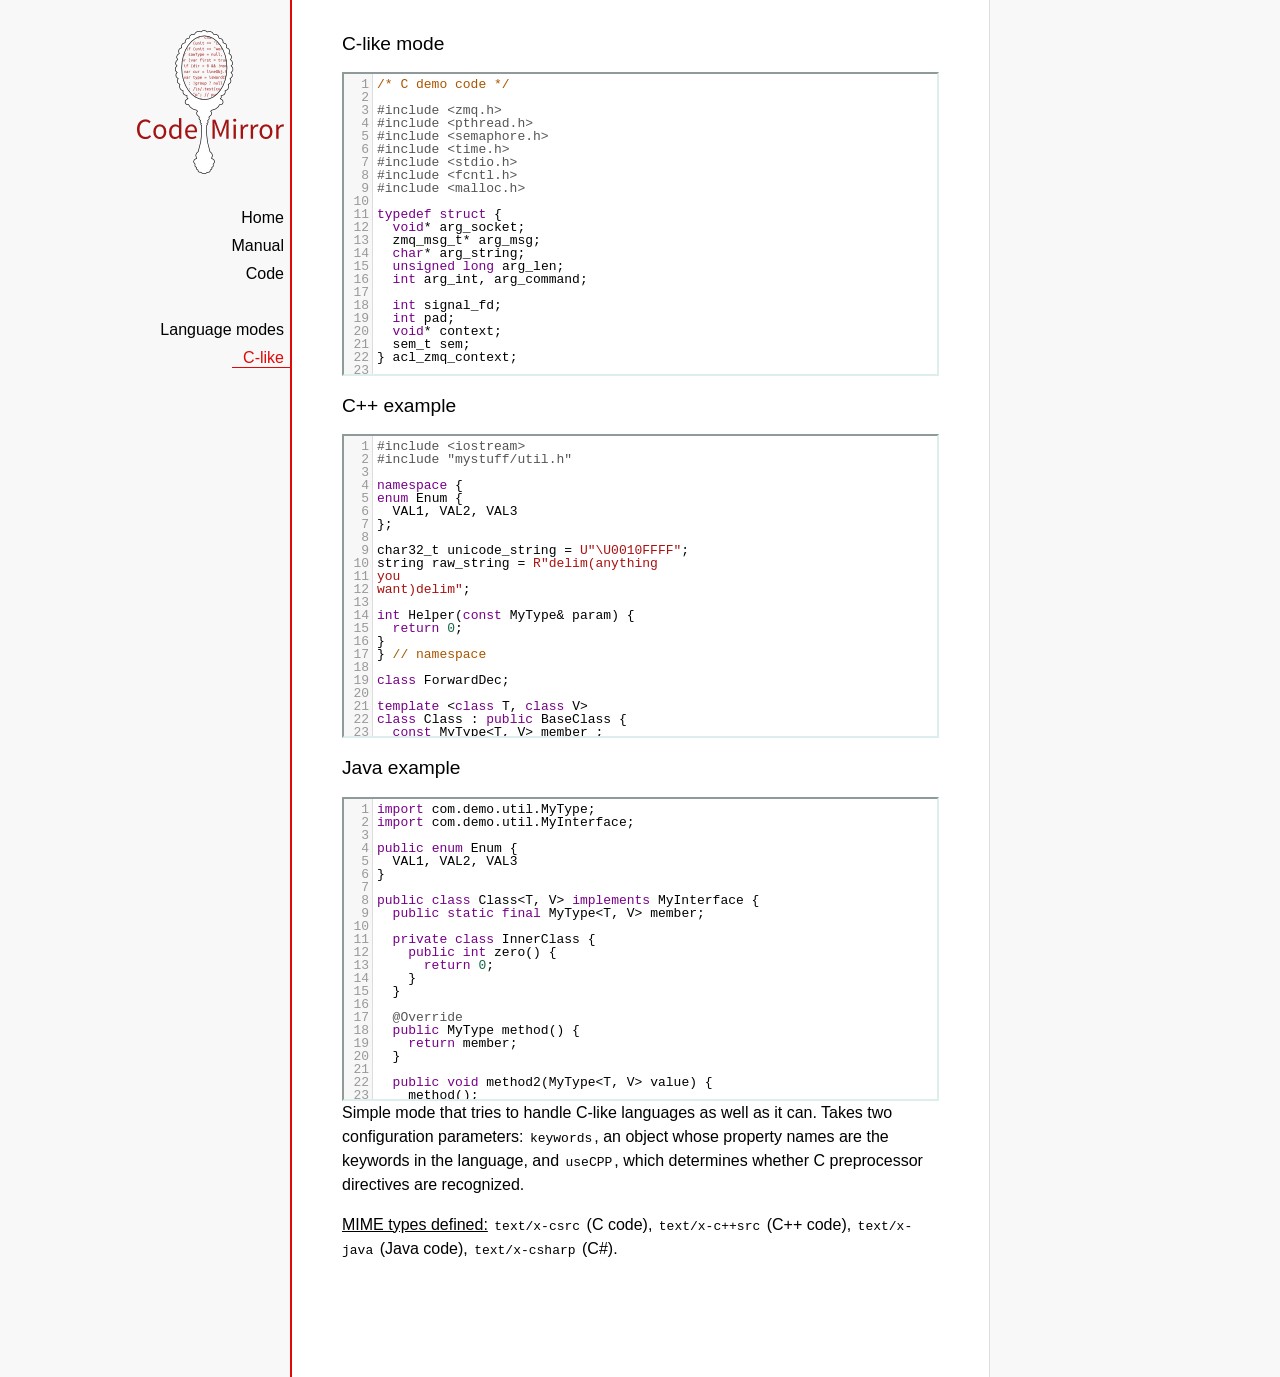
<file: asp/codemirror/mode/clike/index.html>
<!doctype html>

<title>CodeMirror: C-like mode</title>
<meta charset="utf-8"/>
<link rel=stylesheet href="../../doc/docs.css">

<link rel="stylesheet" href="../../lib/codemirror.css">
<script src="../../lib/codemirror.js"></script>
<script src="../../addon/edit/matchbrackets.js"></script>
<link rel="stylesheet" href="../../addon/hint/show-hint.css">
<script src="../../addon/hint/show-hint.js"></script>
<script src="clike.js"></script>
<style>.CodeMirror {border: 2px inset #dee;}</style>
<div id=nav>
  <a href="http://codemirror.net"><img id=logo src="../../doc/logo.png"></a>

  <ul>
    <li><a href="../../index.html">Home</a>
    <li><a href="../../doc/manual.html">Manual</a>
    <li><a href="https://github.com/marijnh/codemirror">Code</a>
  </ul>
  <ul>
    <li><a href="../index.html">Language modes</a>
    <li><a class=active href="#">C-like</a>
  </ul>
</div>

<article>
<h2>C-like mode</h2>

<div><textarea id="c-code">
/* C demo code */

#include <zmq.h>
#include <pthread.h>
#include <semaphore.h>
#include <time.h>
#include <stdio.h>
#include <fcntl.h>
#include <malloc.h>

typedef struct {
  void* arg_socket;
  zmq_msg_t* arg_msg;
  char* arg_string;
  unsigned long arg_len;
  int arg_int, arg_command;

  int signal_fd;
  int pad;
  void* context;
  sem_t sem;
} acl_zmq_context;

#define p(X) (context->arg_##X)

void* zmq_thread(void* context_pointer) {
  acl_zmq_context* context = (acl_zmq_context*)context_pointer;
  char ok = 'K', err = 'X';
  int res;

  while (1) {
    while ((res = sem_wait(&amp;context->sem)) == EINTR);
    if (res) {write(context->signal_fd, &amp;err, 1); goto cleanup;}
    switch(p(command)) {
    case 0: goto cleanup;
    case 1: p(socket) = zmq_socket(context->context, p(int)); break;
    case 2: p(int) = zmq_close(p(socket)); break;
    case 3: p(int) = zmq_bind(p(socket), p(string)); break;
    case 4: p(int) = zmq_connect(p(socket), p(string)); break;
    case 5: p(int) = zmq_getsockopt(p(socket), p(int), (void*)p(string), &amp;p(len)); break;
    case 6: p(int) = zmq_setsockopt(p(socket), p(int), (void*)p(string), p(len)); break;
    case 7: p(int) = zmq_send(p(socket), p(msg), p(int)); break;
    case 8: p(int) = zmq_recv(p(socket), p(msg), p(int)); break;
    case 9: p(int) = zmq_poll(p(socket), p(int), p(len)); break;
    }
    p(command) = errno;
    write(context->signal_fd, &amp;ok, 1);
  }
 cleanup:
  close(context->signal_fd);
  free(context_pointer);
  return 0;
}

void* zmq_thread_init(void* zmq_context, int signal_fd) {
  acl_zmq_context* context = malloc(sizeof(acl_zmq_context));
  pthread_t thread;

  context->context = zmq_context;
  context->signal_fd = signal_fd;
  sem_init(&amp;context->sem, 1, 0);
  pthread_create(&amp;thread, 0, &amp;zmq_thread, context);
  pthread_detach(thread);
  return context;
}
</textarea></div>

<h2>C++ example</h2>

<div><textarea id="cpp-code">
#include <iostream>
#include "mystuff/util.h"

namespace {
enum Enum {
  VAL1, VAL2, VAL3
};

char32_t unicode_string = U"\U0010FFFF";
string raw_string = R"delim(anything
you
want)delim";

int Helper(const MyType& param) {
  return 0;
}
} // namespace

class ForwardDec;

template <class T, class V>
class Class : public BaseClass {
  const MyType<T, V> member_;

 public:
  const MyType<T, V>& Method() const {
    return member_;
  }

  void Method2(MyType<T, V>* value);
}

template <class T, class V>
void Class::Method2(MyType<T, V>* value) {
  std::out << 1 >> method();
  value->Method3(member_);
  member_ = value;
}
</textarea></div>

<h2>Java example</h2>

<div><textarea id="java-code">
import com.demo.util.MyType;
import com.demo.util.MyInterface;

public enum Enum {
  VAL1, VAL2, VAL3
}

public class Class<T, V> implements MyInterface {
  public static final MyType<T, V> member;
  
  private class InnerClass {
    public int zero() {
      return 0;
    }
  }

  @Override
  public MyType method() {
    return member;
  }

  public void method2(MyType<T, V> value) {
    method();
    value.method3();
    member = value;
  }
}
</textarea></div>

    <script>
      var cEditor = CodeMirror.fromTextArea(document.getElementById("c-code"), {
        lineNumbers: true,
        matchBrackets: true,
        mode: "text/x-csrc"
      });
      var cppEditor = CodeMirror.fromTextArea(document.getElementById("cpp-code"), {
        lineNumbers: true,
        matchBrackets: true,
        mode: "text/x-c++src"
      });
      var javaEditor = CodeMirror.fromTextArea(document.getElementById("java-code"), {
        lineNumbers: true,
        matchBrackets: true,
        mode: "text/x-java"
      });
      var mac = CodeMirror.keyMap.default == CodeMirror.keyMap.macDefault;
      CodeMirror.keyMap.default[(mac ? "Cmd" : "Ctrl") + "-Space"] = "autocomplete";
    </script>

    <p>Simple mode that tries to handle C-like languages as well as it
    can. Takes two configuration parameters: <code>keywords</code>, an
    object whose property names are the keywords in the language,
    and <code>useCPP</code>, which determines whether C preprocessor
    directives are recognized.</p>

    <p><strong>MIME types defined:</strong> <code>text/x-csrc</code>
    (C code), <code>text/x-c++src</code> (C++
    code), <code>text/x-java</code> (Java
    code), <code>text/x-csharp</code> (C#).</p>
</article>
</file>
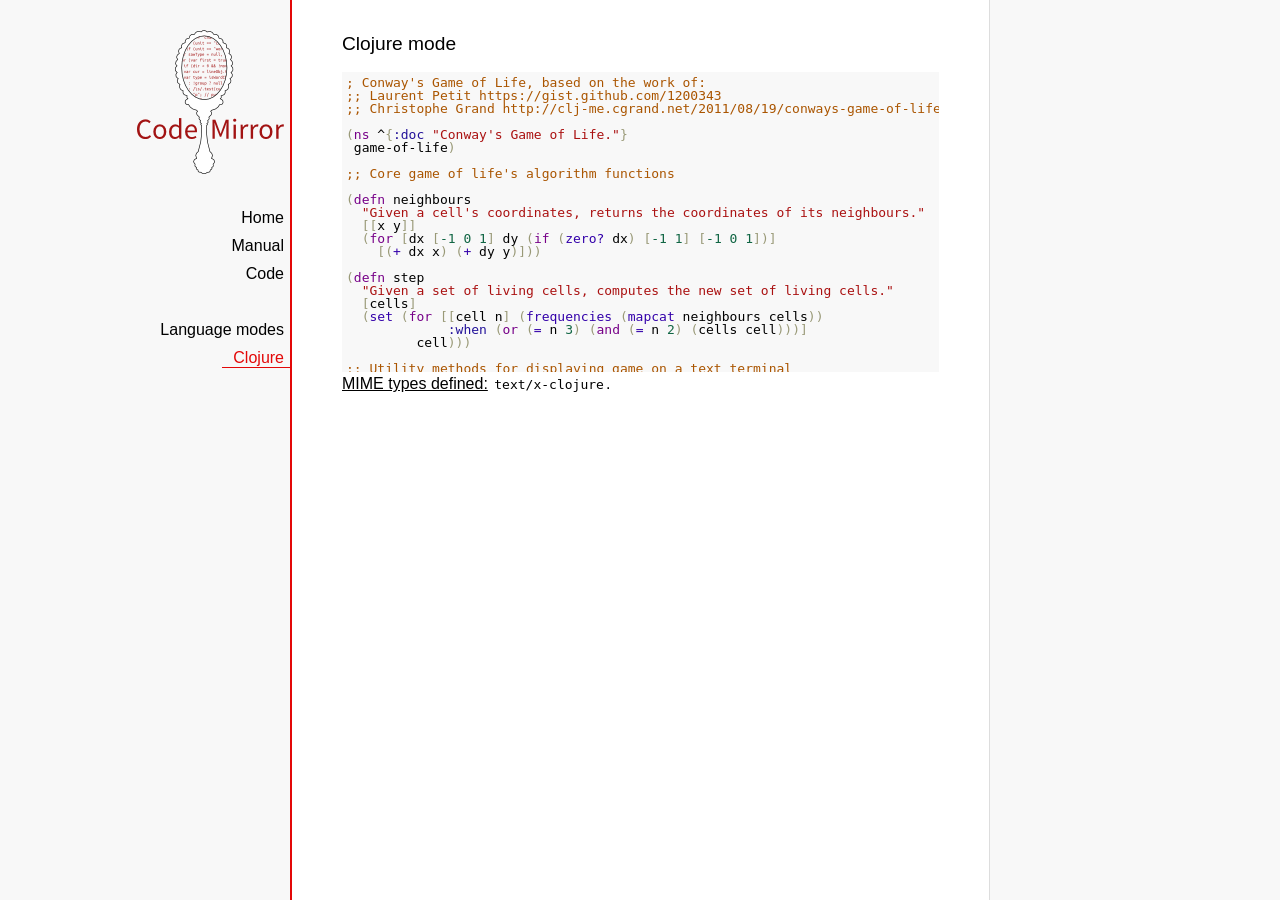
<file: asp/codemirror/mode/clojure/index.html>
<!doctype html>

<title>CodeMirror: Clojure mode</title>
<meta charset="utf-8"/>
<link rel=stylesheet href="../../doc/docs.css">

<link rel="stylesheet" href="../../lib/codemirror.css">
<script src="../../lib/codemirror.js"></script>
<script src="clojure.js"></script>
<style>.CodeMirror {background: #f8f8f8;}</style>
<div id=nav>
  <a href="http://codemirror.net"><img id=logo src="../../doc/logo.png"></a>

  <ul>
    <li><a href="../../index.html">Home</a>
    <li><a href="../../doc/manual.html">Manual</a>
    <li><a href="https://github.com/marijnh/codemirror">Code</a>
  </ul>
  <ul>
    <li><a href="../index.html">Language modes</a>
    <li><a class=active href="#">Clojure</a>
  </ul>
</div>

<article>
<h2>Clojure mode</h2>
<form><textarea id="code" name="code">
; Conway's Game of Life, based on the work of:
;; Laurent Petit https://gist.github.com/1200343
;; Christophe Grand http://clj-me.cgrand.net/2011/08/19/conways-game-of-life

(ns ^{:doc "Conway's Game of Life."}
 game-of-life)

;; Core game of life's algorithm functions

(defn neighbours
  "Given a cell's coordinates, returns the coordinates of its neighbours."
  [[x y]]
  (for [dx [-1 0 1] dy (if (zero? dx) [-1 1] [-1 0 1])]
    [(+ dx x) (+ dy y)]))

(defn step
  "Given a set of living cells, computes the new set of living cells."
  [cells]
  (set (for [[cell n] (frequencies (mapcat neighbours cells))
             :when (or (= n 3) (and (= n 2) (cells cell)))]
         cell)))

;; Utility methods for displaying game on a text terminal

(defn print-board
  "Prints a board on *out*, representing a step in the game."
  [board w h]
  (doseq [x (range (inc w)) y (range (inc h))]
    (if (= y 0) (print "\n"))
    (print (if (board [x y]) "[X]" " . "))))

(defn display-grids
  "Prints a squence of boards on *out*, representing several steps."
  [grids w h]
  (doseq [board grids]
    (print-board board w h)
    (print "\n")))

;; Launches an example board

(def
  ^{:doc "board represents the initial set of living cells"}
   board #{[2 1] [2 2] [2 3]})

(display-grids (take 3 (iterate step board)) 5 5)

;; Let's play with characters
(println \1 \a \# \\
         \" \( \newline
         \} \" \space
         \tab \return \backspace
         \u1000 \uAaAa \u9F9F)

</textarea></form>
    <script>
      var editor = CodeMirror.fromTextArea(document.getElementById("code"), {});
    </script>

    <p><strong>MIME types defined:</strong> <code>text/x-clojure</code>.</p>

  </article>
</file>
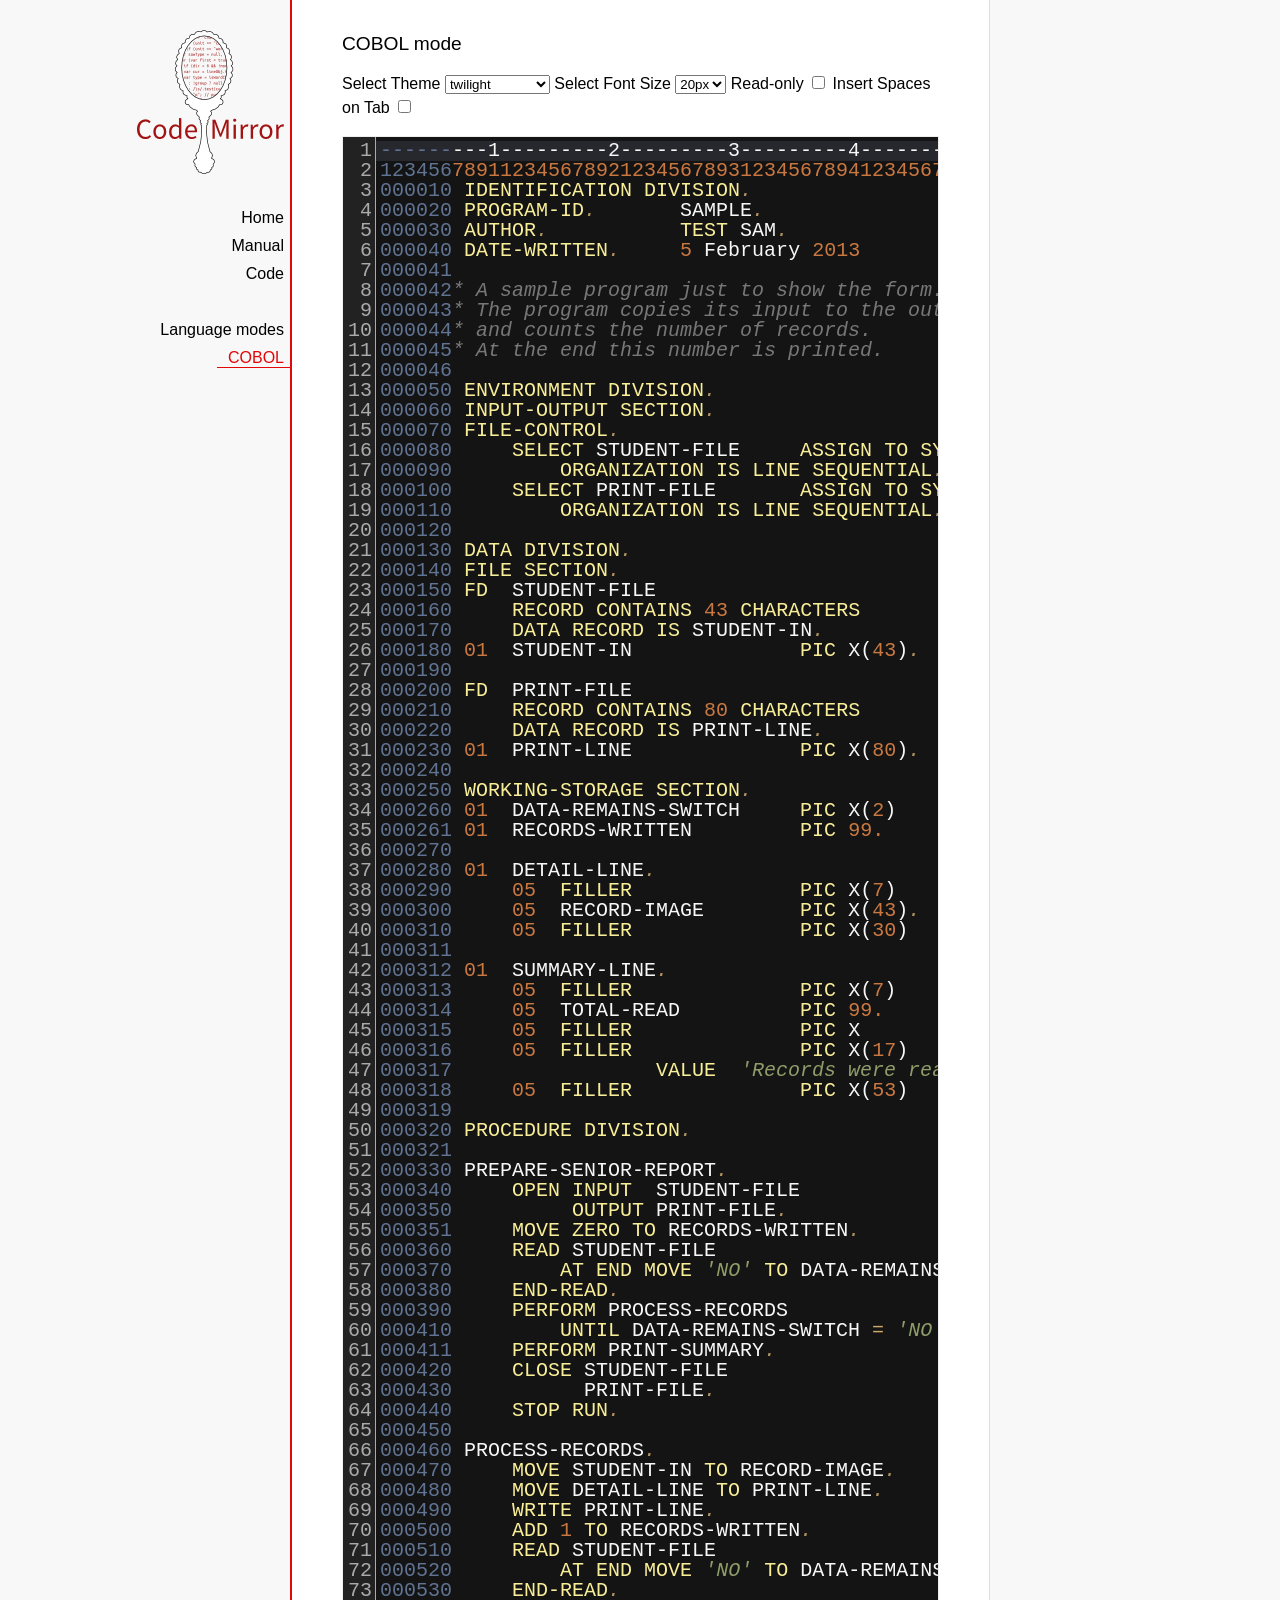
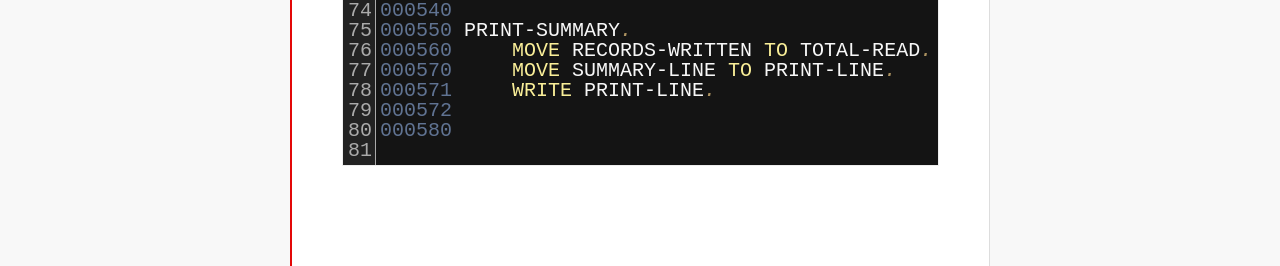
<file: asp/codemirror/mode/cobol/index.html>
<!doctype html>

<title>CodeMirror: COBOL mode</title>
<meta charset="utf-8"/>
<link rel=stylesheet href="../../doc/docs.css">

<link rel="stylesheet" href="../../lib/codemirror.css">
<link rel="stylesheet" href="../../theme/neat.css">
<link rel="stylesheet" href="../../theme/elegant.css">
<link rel="stylesheet" href="../../theme/erlang-dark.css">
<link rel="stylesheet" href="../../theme/night.css">
<link rel="stylesheet" href="../../theme/monokai.css">
<link rel="stylesheet" href="../../theme/cobalt.css">
<link rel="stylesheet" href="../../theme/eclipse.css">
<link rel="stylesheet" href="../../theme/rubyblue.css">
<link rel="stylesheet" href="../../theme/lesser-dark.css">
<link rel="stylesheet" href="../../theme/xq-dark.css">
<link rel="stylesheet" href="../../theme/xq-light.css">
<link rel="stylesheet" href="../../theme/ambiance.css">
<link rel="stylesheet" href="../../theme/blackboard.css">
<link rel="stylesheet" href="../../theme/vibrant-ink.css">
<link rel="stylesheet" href="../../theme/solarized.css">
<link rel="stylesheet" href="../../theme/twilight.css">
<link rel="stylesheet" href="../../theme/midnight.css">
<link rel="stylesheet" href="../../addon/dialog/dialog.css">
<script src="../../lib/codemirror.js"></script>
<script src="../../addon/edit/matchbrackets.js"></script>
<script src="cobol.js"></script>
<script src="../../addon/selection/active-line.js"></script>
<script src="../../addon/search/search.js"></script>
<script src="../../addon/dialog/dialog.js"></script>
<script src="../../addon/search/searchcursor.js"></script>
<style>
        .CodeMirror {
          border: 1px solid #eee;
          font-size : 20px;
          height : auto !important;
        }
        .CodeMirror-activeline-background {background: #555555 !important;}
    </style>
<div id=nav>
  <a href="http://codemirror.net"><img id=logo src="../../doc/logo.png"></a>

  <ul>
    <li><a href="../../index.html">Home</a>
    <li><a href="../../doc/manual.html">Manual</a>
    <li><a href="https://github.com/marijnh/codemirror">Code</a>
  </ul>
  <ul>
    <li><a href="../index.html">Language modes</a>
    <li><a class=active href="#">COBOL</a>
  </ul>
</div>

<article>
<h2>COBOL mode</h2>

    <p> Select Theme <select onchange="selectTheme()" id="selectTheme">
        <option>default</option>
        <option>ambiance</option>
        <option>blackboard</option>
        <option>cobalt</option>
        <option>eclipse</option>
        <option>elegant</option>
        <option>erlang-dark</option>
        <option>lesser-dark</option>
        <option>midnight</option>
        <option>monokai</option>
        <option>neat</option>
        <option>night</option>
        <option>rubyblue</option>
        <option>solarized dark</option>
        <option>solarized light</option>
        <option selected>twilight</option>
        <option>vibrant-ink</option>
        <option>xq-dark</option>
        <option>xq-light</option>
    </select>    Select Font Size <select onchange="selectFontsize()" id="selectFontSize">
          <option value="13px">13px</option>
          <option value="14px">14px</option>
          <option value="16px">16px</option>
          <option value="18px">18px</option>
          <option value="20px" selected="selected">20px</option>
          <option value="24px">24px</option>
          <option value="26px">26px</option>
          <option value="28px">28px</option>
          <option value="30px">30px</option>
          <option value="32px">32px</option>
          <option value="34px">34px</option>
          <option value="36px">36px</option>
        </select>
<label for="checkBoxReadOnly">Read-only</label>
<input type="checkbox" id="checkBoxReadOnly" onchange="selectReadOnly()">
<label for="id_tabToIndentSpace">Insert Spaces on Tab</label>
<input type="checkbox" id="id_tabToIndentSpace" onchange="tabToIndentSpace()">
</p>
<textarea id="code" name="code">
---------1---------2---------3---------4---------5---------6---------7---------8
12345678911234567892123456789312345678941234567895123456789612345678971234567898
000010 IDENTIFICATION DIVISION.                                        MODTGHERE
000020 PROGRAM-ID.       SAMPLE.
000030 AUTHOR.           TEST SAM. 
000040 DATE-WRITTEN.     5 February 2013
000041
000042* A sample program just to show the form.
000043* The program copies its input to the output,
000044* and counts the number of records.
000045* At the end this number is printed.
000046
000050 ENVIRONMENT DIVISION.
000060 INPUT-OUTPUT SECTION.
000070 FILE-CONTROL.
000080     SELECT STUDENT-FILE     ASSIGN TO SYSIN
000090         ORGANIZATION IS LINE SEQUENTIAL.
000100     SELECT PRINT-FILE       ASSIGN TO SYSOUT
000110         ORGANIZATION IS LINE SEQUENTIAL.
000120
000130 DATA DIVISION.
000140 FILE SECTION.
000150 FD  STUDENT-FILE
000160     RECORD CONTAINS 43 CHARACTERS
000170     DATA RECORD IS STUDENT-IN.
000180 01  STUDENT-IN              PIC X(43).
000190
000200 FD  PRINT-FILE
000210     RECORD CONTAINS 80 CHARACTERS
000220     DATA RECORD IS PRINT-LINE.
000230 01  PRINT-LINE              PIC X(80).
000240
000250 WORKING-STORAGE SECTION.
000260 01  DATA-REMAINS-SWITCH     PIC X(2)      VALUE SPACES.
000261 01  RECORDS-WRITTEN         PIC 99.
000270
000280 01  DETAIL-LINE.
000290     05  FILLER              PIC X(7)      VALUE SPACES.
000300     05  RECORD-IMAGE        PIC X(43).
000310     05  FILLER              PIC X(30)     VALUE SPACES.
000311 
000312 01  SUMMARY-LINE.
000313     05  FILLER              PIC X(7)      VALUE SPACES.
000314     05  TOTAL-READ          PIC 99.
000315     05  FILLER              PIC X         VALUE SPACE.
000316     05  FILLER              PIC X(17)     
000317                 VALUE  'Records were read'.
000318     05  FILLER              PIC X(53)     VALUE SPACES.
000319
000320 PROCEDURE DIVISION.
000321
000330 PREPARE-SENIOR-REPORT.
000340     OPEN INPUT  STUDENT-FILE
000350          OUTPUT PRINT-FILE.
000351     MOVE ZERO TO RECORDS-WRITTEN.
000360     READ STUDENT-FILE
000370         AT END MOVE 'NO' TO DATA-REMAINS-SWITCH
000380     END-READ.
000390     PERFORM PROCESS-RECORDS
000410         UNTIL DATA-REMAINS-SWITCH = 'NO'.
000411     PERFORM PRINT-SUMMARY.
000420     CLOSE STUDENT-FILE
000430           PRINT-FILE.
000440     STOP RUN.
000450
000460 PROCESS-RECORDS.
000470     MOVE STUDENT-IN TO RECORD-IMAGE.
000480     MOVE DETAIL-LINE TO PRINT-LINE.
000490     WRITE PRINT-LINE.
000500     ADD 1 TO RECORDS-WRITTEN.
000510     READ STUDENT-FILE
000520         AT END MOVE 'NO' TO DATA-REMAINS-SWITCH
000530     END-READ. 
000540
000550 PRINT-SUMMARY.
000560     MOVE RECORDS-WRITTEN TO TOTAL-READ.
000570     MOVE SUMMARY-LINE TO PRINT-LINE.
000571     WRITE PRINT-LINE. 
000572
000580
</textarea>
    <script>
      var editor = CodeMirror.fromTextArea(document.getElementById("code"), {
        lineNumbers: true,
        matchBrackets: true,
        mode: "text/x-cobol",
        theme : "twilight",
        styleActiveLine: true,
        showCursorWhenSelecting : true,  
      });
      function selectTheme() {
        var themeInput = document.getElementById("selectTheme");
        var theme = themeInput.options[themeInput.selectedIndex].innerHTML;
        editor.setOption("theme", theme);
      }
      function selectFontsize() {
        var fontSizeInput = document.getElementById("selectFontSize");
        var fontSize = fontSizeInput.options[fontSizeInput.selectedIndex].innerHTML;
        editor.getWrapperElement().style.fontSize = fontSize;
        editor.refresh();
      }
      function selectReadOnly() {
        editor.setOption("readOnly", document.getElementById("checkBoxReadOnly").checked);
      }
      function tabToIndentSpace() {
        if (document.getElementById("id_tabToIndentSpace").checked) {
            editor.setOption("extraKeys", {Tab: function(cm) { cm.replaceSelection("    ", "end"); }});
        } else {
            editor.setOption("extraKeys", {Tab: function(cm) { cm.replaceSelection("    ", "end"); }});
        }
      }
    </script>
  </article>
</file>
<file: docs/styles.css>
/* QuickerSite Developer Guidelines - stylesheet */
:root{
  --bg:#0f1320; --bg2:#161b2b; --panel:#1b2233; --panel2:#222b40;
  --ink:#e7ecf5; --muted:#9aa6bf; --faint:#6b7793;
  --accent:#4da3ff; --accent2:#2bd4a0; --warn:#ffcc4d; --bad:#ff6b6b;
  --line:#2b3550; --code:#0b0e16;
  --sidebar:300px;
}
*{box-sizing:border-box}
html{scroll-behavior:smooth}
body{margin:0;background:var(--bg);color:var(--ink);
  font:15px/1.65 -apple-system,Segoe UI,Roboto,Helvetica,Arial,sans-serif}

/* layout */
.layout{display:grid;grid-template-columns:var(--sidebar) 1fr;min-height:100vh}
aside{position:sticky;top:0;height:100vh;overflow:auto;background:var(--bg2);
  border-right:1px solid var(--line);padding:18px 0}
main{min-width:0;padding:0 0 80px}
.content{max-width:920px;margin:0 auto;padding:32px 40px}
@media(max-width:980px){
  .layout{grid-template-columns:1fr}
  aside{position:fixed;left:-320px;width:300px;z-index:50;transition:left .2s;box-shadow:0 0 40px rgba(0,0,0,.6)}
  aside.open{left:0}
  .content{padding:24px 18px}
  .menu-toggle{display:inline-flex!important}
}

/* sidebar */
.brand{padding:6px 22px 14px;border-bottom:1px solid var(--line);margin-bottom:10px}
.brand b{font-size:17px;display:block}
.brand span{font-size:12px;color:var(--muted)}
nav.toc a{display:block;padding:5px 22px;color:var(--muted);text-decoration:none;font-size:13.5px;border-left:3px solid transparent}
nav.toc a:hover{color:var(--ink);background:rgba(255,255,255,.03)}
nav.toc a.active{color:var(--accent);border-left-color:var(--accent);background:rgba(77,163,255,.08)}
nav.toc a.sub{padding-left:38px;font-size:12.5px}
nav.toc .grp{padding:14px 22px 4px;font-size:11px;letter-spacing:.8px;text-transform:uppercase;color:var(--faint);font-weight:700}

/* top bar (mobile) */
.topbar{display:none;position:sticky;top:0;z-index:40;background:var(--bg2);
  border-bottom:1px solid var(--line);padding:10px 16px;align-items:center;gap:12px}
@media(max-width:980px){.topbar{display:flex}}
.menu-toggle{display:none;background:var(--panel2);border:1px solid var(--line);color:var(--ink);
  border-radius:8px;padding:7px 11px;cursor:pointer;font-size:15px}

/* typography */
h1{font-size:30px;margin:0 0 6px;line-height:1.2}
h2{font-size:23px;margin:46px 0 12px;padding-bottom:8px;border-bottom:1px solid var(--line)}
h3{font-size:18px;margin:30px 0 8px;color:#cdd7ee}
h4{font-size:15px;margin:20px 0 6px;color:var(--accent2)}
p{margin:10px 0}
a{color:var(--accent)}
.lead{color:var(--muted);font-size:16px}
ul,ol{padding-left:22px}
li{margin:4px 0}
hr{border:0;border-top:1px solid var(--line);margin:40px 0}
section{scroll-margin-top:20px}

/* code */
code{font-family:Consolas,Menlo,monospace;font-size:13px;background:var(--panel2);
  padding:1px 6px;border-radius:5px;color:#ffd9a0}
pre{background:var(--code);border:1px solid var(--line);border-radius:10px;
  padding:16px 18px;overflow:auto;margin:14px 0;position:relative}
pre code{background:none;padding:0;color:#d6e2ff;font-size:12.8px;line-height:1.6;white-space:pre}
.copy-btn{position:absolute;top:8px;right:8px;background:var(--panel2);border:1px solid var(--line);
  color:var(--muted);border-radius:6px;padding:3px 9px;font-size:11px;cursor:pointer;opacity:.5}
pre:hover .copy-btn{opacity:1}
.copy-btn:hover{color:var(--ink)}

/* syntax (lightweight) */
.tok-kw{color:#ff9ecb}      /* keywords */
.tok-fn{color:#7fd3ff}      /* functions */
.tok-str{color:#9ff0b6}     /* strings */
.tok-com{color:#637196;font-style:italic}  /* comments */
.tok-num{color:#ffc58a}
.tok-tag{color:#ff9ecb}

/* tables */
table{width:100%;border-collapse:collapse;margin:14px 0;font-size:13.5px}
th,td{text-align:left;padding:8px 10px;border-bottom:1px solid var(--line);vertical-align:top}
th{color:var(--accent);font-weight:600;background:rgba(255,255,255,.02)}
td code{font-size:12px}
tr:hover td{background:rgba(255,255,255,.02)}

/* callouts */
.note,.warn,.tip{border-radius:10px;padding:12px 16px;margin:16px 0;border:1px solid var(--line);font-size:14px}
.note{background:rgba(77,163,255,.08);border-color:rgba(77,163,255,.35)}
.warn{background:rgba(255,107,107,.08);border-color:rgba(255,107,107,.35)}
.tip{background:rgba(43,212,160,.08);border-color:rgba(43,212,160,.35)}
.note b,.warn b,.tip b{color:var(--ink)}

/* badges */
.badge{display:inline-block;font-size:11px;padding:1px 8px;border-radius:999px;
  background:var(--panel2);color:var(--muted);border:1px solid var(--line);margin-left:6px;vertical-align:middle}
.badge.db{color:#7fd3ff;border-color:#34597a}
.badge.html{color:#9ff0b6;border-color:#2f6b4f}
.badge.hot{color:#ffd9a0;border-color:#7a5c2f}

/* class cards */
.classcard{background:var(--panel);border:1px solid var(--line);border-radius:12px;padding:4px 20px 18px;margin:20px 0}
.classcard h3{margin-top:18px}
.sig{font-family:Consolas,Menlo,monospace;font-size:12.5px;color:#ffd9a0}
.member-list{list-style:none;padding:0;margin:8px 0}
.member-list li{padding:7px 0;border-bottom:1px solid rgba(255,255,255,.05)}
.member-list li:last-child{border-bottom:0}
.member-list .desc{color:var(--muted);font-size:13px;display:block;margin-top:2px}

/* prompt builder */
.pb{display:grid;grid-template-columns:1fr 1fr;gap:18px;margin:18px 0}
@media(max-width:760px){.pb{grid-template-columns:1fr}}
.pb label{display:block;font-weight:600;margin:12px 0 4px;font-size:13.5px}
.pb label small{font-weight:400;color:var(--muted);display:block}
.pb input[type=text],.pb textarea,.pb select{width:100%;background:var(--panel2);
  border:1px solid var(--line);border-radius:8px;color:var(--ink);padding:8px 10px;font:inherit;font-size:13.5px}
.pb textarea{min-height:64px;resize:vertical;font-family:Consolas,Menlo,monospace;font-size:13px}
.pb .pills{display:flex;flex-wrap:wrap;gap:7px;margin-top:5px}
.pb .pill{padding:5px 10px;border:1px solid var(--line);border-radius:999px;background:var(--panel2);
  cursor:pointer;user-select:none;font-size:12.5px}
.pb .pill.on{background:var(--accent);border-color:var(--accent);color:#06224a;font-weight:600}
.pb .chk{display:flex;gap:7px;align-items:flex-start;margin:7px 0;font-size:13.5px;font-weight:400}
.pb .chk input{margin-top:3px}
.pb-out{display:flex;flex-direction:column}
.pb-out pre{flex:1;margin-top:30px}
.btnrow{display:flex;gap:8px;flex-wrap:wrap;margin:8px 0}
button.b{cursor:pointer;border:0;border-radius:8px;padding:8px 14px;font:inherit;font-weight:600;font-size:13.5px}
.b-primary{background:var(--accent);color:#06224a}
.b-ok{background:var(--accent2);color:#053a2c}
.b-ghost{background:var(--panel2);color:var(--ink);border:1px solid var(--line)}

.kbd{font-family:Consolas,monospace;font-size:11.5px;background:var(--panel2);border:1px solid var(--line);
  border-bottom-width:2px;border-radius:5px;padding:1px 6px}
.footer{color:var(--faint);font-size:12.5px;margin-top:50px;border-top:1px solid var(--line);padding-top:18px}
.toast{position:fixed;bottom:18px;left:50%;transform:translateX(-50%);background:var(--accent2);
  color:#053a2c;padding:9px 16px;border-radius:8px;font-weight:700;opacity:0;transition:opacity .2s;pointer-events:none;z-index:99}
.toast.show{opacity:1}
.anchor{color:var(--faint);text-decoration:none;margin-left:8px;opacity:0;font-weight:400}
h2:hover .anchor,h3:hover .anchor{opacity:1}

/* database overview */
.tag{font-size:11px;color:var(--faint)}
table.dboverview td:nth-child(2),table.dboverview th:nth-child(2),
table.dboverview td:nth-child(3),table.dboverview th:nth-child(3){text-align:center;width:64px}
table.dboverview td a{text-decoration:none}
details.dbtable{border:1px solid var(--line);border-radius:8px;margin:6px 0;background:var(--panel);overflow:hidden}
details.dbtable>summary{cursor:pointer;padding:9px 14px;font-family:Consolas,Menlo,monospace;font-size:13px;
  color:#cdd7ee;user-select:none;list-style:none;display:flex;align-items:center;gap:10px}
details.dbtable>summary::-webkit-details-marker{display:none}
details.dbtable>summary::before{content:"\25B8";color:var(--faint);transition:transform .15s}
details.dbtable[open]>summary::before{transform:rotate(90deg)}
details.dbtable[open]>summary{border-bottom:1px solid var(--line);background:rgba(255,255,255,.02)}
details.dbtable>summary code{background:none;color:var(--accent2);padding:0}
table.dbcols{margin:0;font-size:13px}
table.dbcols th,table.dbcols td{padding:6px 14px}
table.dbcols td:nth-child(2),table.dbcols th:nth-child(2){width:130px;color:var(--muted)}
table.dbcols tr.pk td{color:var(--warn)}
table.dbcols tr.pk td code{color:var(--warn)}
details.dbtable{scroll-margin-top:20px}
</file>
<file: asp/codemirror/lib/codemirror.css>
/* BASICS */

.CodeMirror {
  /* Set height, width, borders, and global font properties here */
  font-family: monospace;
  height: 300px;
}
.CodeMirror-scroll {
  /* Set scrolling behaviour here */
  overflow: auto;
}

/* PADDING */

.CodeMirror-lines {
  padding: 4px 0; /* Vertical padding around content */
}
.CodeMirror pre {
  padding: 0 4px; /* Horizontal padding of content */
}

.CodeMirror-scrollbar-filler, .CodeMirror-gutter-filler {
  background-color: white; /* The little square between H and V scrollbars */
}

/* GUTTER */

.CodeMirror-gutters {
  border-right: 1px solid #ddd;
  background-color: #f7f7f7;
  white-space: nowrap;
}
.CodeMirror-linenumbers {}
.CodeMirror-linenumber {
  padding: 0 3px 0 5px;
  min-width: 20px;
  text-align: right;
  color: #999;
  -moz-box-sizing: content-box;
  box-sizing: content-box;
}

.CodeMirror-guttermarker { color: black; }
.CodeMirror-guttermarker-subtle { color: #999; }

/* CURSOR */

.CodeMirror div.CodeMirror-cursor {
  border-left: 1px solid black;
}
/* Shown when moving in bi-directional text */
.CodeMirror div.CodeMirror-secondarycursor {
  border-left: 1px solid silver;
}
.CodeMirror.cm-keymap-fat-cursor div.CodeMirror-cursor {
  width: auto;
  border: 0;
  background: #7e7;
}
.CodeMirror.cm-keymap-fat-cursor div.CodeMirror-cursors {
  z-index: 1;
}

.cm-animate-fat-cursor {
  width: auto;
  border: 0;
  -webkit-animation: blink 1.06s steps(1) infinite;
  -moz-animation: blink 1.06s steps(1) infinite;
  animation: blink 1.06s steps(1) infinite;
}
@-moz-keyframes blink {
  0% { background: #7e7; }
  50% { background: none; }
  100% { background: #7e7; }
}
@-webkit-keyframes blink {
  0% { background: #7e7; }
  50% { background: none; }
  100% { background: #7e7; }
}
@keyframes blink {
  0% { background: #7e7; }
  50% { background: none; }
  100% { background: #7e7; }
}

/* Can style cursor different in overwrite (non-insert) mode */
div.CodeMirror-overwrite div.CodeMirror-cursor {}

.cm-tab { display: inline-block; }

.CodeMirror-ruler {
  border-left: 1px solid #ccc;
  position: absolute;
}

/* DEFAULT THEME */

.cm-s-default .cm-keyword {color: #708;}
.cm-s-default .cm-atom {color: #219;}
.cm-s-default .cm-number {color: #164;}
.cm-s-default .cm-def {color: #00f;}
.cm-s-default .cm-variable,
.cm-s-default .cm-punctuation,
.cm-s-default .cm-property,
.cm-s-default .cm-operator {}
.cm-s-default .cm-variable-2 {color: #05a;}
.cm-s-default .cm-variable-3 {color: #085;}
.cm-s-default .cm-comment {color: #a50;}
.cm-s-default .cm-string {color: #a11;}
.cm-s-default .cm-string-2 {color: #f50;}
.cm-s-default .cm-meta {color: #555;}
.cm-s-default .cm-qualifier {color: #555;}
.cm-s-default .cm-builtin {color: #30a;}
.cm-s-default .cm-bracket {color: #997;}
.cm-s-default .cm-tag {color: #170;}
.cm-s-default .cm-attribute {color: #00c;}
.cm-s-default .cm-header {color: blue;}
.cm-s-default .cm-quote {color: #090;}
.cm-s-default .cm-hr {color: #999;}
.cm-s-default .cm-link {color: #00c;}

.cm-negative {color: #d44;}
.cm-positive {color: #292;}
.cm-header, .cm-strong {font-weight: bold;}
.cm-em {font-style: italic;}
.cm-link {text-decoration: underline;}

.cm-s-default .cm-error {color: #f00;}
.cm-invalidchar {color: #f00;}

/* Default styles for common addons */

div.CodeMirror span.CodeMirror-matchingbracket {color: #0f0;}
div.CodeMirror span.CodeMirror-nonmatchingbracket {color: #f22;}
.CodeMirror-matchingtag { background: rgba(255, 150, 0, .3); }
.CodeMirror-activeline-background {background: #e8f2ff;}

/* STOP */

/* The rest of this file contains styles related to the mechanics of
   the editor. You probably shouldn't touch them. */

.CodeMirror {
  line-height: 1;
  position: relative;
  overflow: hidden;
  background: white;
  color: black;
}

.CodeMirror-scroll {
  /* 30px is the magic margin used to hide the element's real scrollbars */
  /* See overflow: hidden in .CodeMirror */
  margin-bottom: -30px; margin-right: -30px;
  padding-bottom: 30px;
  height: 100%;
  outline: none; /* Prevent dragging from highlighting the element */
  position: relative;
  -moz-box-sizing: content-box;
  box-sizing: content-box;
}
.CodeMirror-sizer {
  position: relative;
  border-right: 30px solid transparent;
  -moz-box-sizing: content-box;
  box-sizing: content-box;
}

/* The fake, visible scrollbars. Used to force redraw during scrolling
   before actuall scrolling happens, thus preventing shaking and
   flickering artifacts. */
.CodeMirror-vscrollbar, .CodeMirror-hscrollbar, .CodeMirror-scrollbar-filler, .CodeMirror-gutter-filler {
  position: absolute;
  z-index: 6;
  display: none;
}
.CodeMirror-vscrollbar {
  right: 0; top: 0;
  overflow-x: hidden;
  overflow-y: scroll;
}
.CodeMirror-hscrollbar {
  bottom: 0; left: 0;
  overflow-y: hidden;
  overflow-x: scroll;
}
.CodeMirror-scrollbar-filler {
  right: 0; bottom: 0;
}
.CodeMirror-gutter-filler {
  left: 0; bottom: 0;
}

.CodeMirror-gutters {
  position: absolute; left: 0; top: 0;
  padding-bottom: 30px;
  z-index: 3;
}
.CodeMirror-gutter {
  white-space: normal;
  height: 100%;
  -moz-box-sizing: content-box;
  box-sizing: content-box;
  padding-bottom: 30px;
  margin-bottom: -32px;
  display: inline-block;
  /* Hack to make IE7 behave */
  *zoom:1;
  *display:inline;
}
.CodeMirror-gutter-elt {
  position: absolute;
  cursor: default;
  z-index: 4;
}

.CodeMirror-lines {
  cursor: text;
  min-height: 1px; /* prevents collapsing before first draw */
}
.CodeMirror pre {
  /* Reset some styles that the rest of the page might have set */
  -moz-border-radius: 0; -webkit-border-radius: 0; border-radius: 0;
  border-width: 0;
  background: transparent;
  font-family: inherit;
  font-size: inherit;
  margin: 0;
  white-space: pre;
  word-wrap: normal;
  line-height: inherit;
  color: inherit;
  z-index: 2;
  position: relative;
  overflow: visible;
}
.CodeMirror-wrap pre {
  word-wrap: break-word;
  white-space: pre-wrap;
  word-break: normal;
}

.CodeMirror-linebackground {
  position: absolute;
  left: 0; right: 0; top: 0; bottom: 0;
  z-index: 0;
}

.CodeMirror-linewidget {
  position: relative;
  z-index: 2;
  overflow: auto;
}

.CodeMirror-widget {}

.CodeMirror-wrap .CodeMirror-scroll {
  overflow-x: hidden;
}

.CodeMirror-measure {
  position: absolute;
  width: 100%;
  height: 0;
  overflow: hidden;
  visibility: hidden;
}
.CodeMirror-measure pre { position: static; }

.CodeMirror div.CodeMirror-cursor {
  position: absolute;
  border-right: none;
  width: 0;
}

div.CodeMirror-cursors {
  visibility: hidden;
  position: relative;
  z-index: 3;
}
.CodeMirror-focused div.CodeMirror-cursors {
  visibility: visible;
}

.CodeMirror-selected { background: #d9d9d9; }
.CodeMirror-focused .CodeMirror-selected { background: #d7d4f0; }
.CodeMirror-crosshair { cursor: crosshair; }

.cm-searching {
  background: #ffa;
  background: rgba(255, 255, 0, .4);
}

/* IE7 hack to prevent it from returning funny offsetTops on the spans */
.CodeMirror span { *vertical-align: text-bottom; }

/* Used to force a border model for a node */
.cm-force-border { padding-right: .1px; }

@media print {
  /* Hide the cursor when printing */
  .CodeMirror div.CodeMirror-cursors {
    visibility: hidden;
  }
}

/* Help users use markselection to safely style text background */
span.CodeMirror-selectedtext { background: none; }
</file>
<file: asp/codemirror/doc/docs.css>
@font-face {
  font-family: 'Source Sans Pro';
  font-style: normal;
  font-weight: 400;
  src: local('Source Sans Pro'), local('SourceSansPro-Regular'), url(//themes.googleusercontent.com/static/fonts/sourcesanspro/v5/ODelI1aHBYDBqgeIAH2zlBM0YzuT7MdOe03otPbuUS0.woff) format('woff');
}

body, html { margin: 0; padding: 0; height: 100%; }
section, article { display: block; padding: 0; }

body {
  background: #f8f8f8;
  font-family: 'Source Sans Pro', Helvetica, Arial, sans-serif;
  line-height: 1.5;
}

p { margin-top: 0; }

h2, h3 {
  font-weight: normal;
  margin-bottom: .7em;
}
h2 { font-size: 120%; }
h3 { font-size: 110%; }
article > h2:first-child, section:first-child > h2 { margin-top: 0; }

a, a:visited, a:link, .quasilink {
  color: #A21313;
  text-decoration: none;
}

em {
  padding-right: 2px;
}

.quasilink {
  cursor: pointer;
}

article {
  max-width: 700px;
  margin: 0 0 0 160px;
  border-left: 2px solid #E30808;
  border-right: 1px solid #ddd;
  padding: 30px 50px 100px 50px;
  background: white;
  z-index: 2;
  position: relative;
  min-height: 100%;
  box-sizing: border-box;
  -moz-box-sizing: border-box;
}

#nav {
  position: fixed;
  padding-top: 30px;
  max-height: 100%;
  box-sizing: -moz-border-box;
  box-sizing: border-box;
  overflow-y: auto;
  left: 0; right: none;
  width: 160px;
  text-align: right;
  z-index: 1;
}

@media screen and (min-width: 1000px) {
  article {
    margin: 0 auto;
  }
  #nav {
    right: 50%;
    width: auto;
    border-right: 349px solid transparent;
  }
}

#nav ul {
  display: block;
  margin: 0; padding: 0;
  margin-bottom: 32px;
}

#nav li {
  display: block;
  margin-bottom: 4px;
}

#nav li ul {
  font-size: 80%;
  margin-bottom: 0;
  display: none;
}

#nav li.active ul {
  display: block;
}

#nav li li a {
  padding-right: 20px;
  display: inline-block;
}

#nav ul a {
  color: black;
  padding: 0 7px 1px 11px;
}

#nav ul a.active, #nav ul a:hover {
  border-bottom: 1px solid #E30808;
  margin-bottom: -1px;
  color: #E30808;
}

#logo {
  border: 0;
  margin-right: 7px;
  margin-bottom: 25px;
}

section {
  border-top: 1px solid #E30808;
  margin: 1.5em 0;
}

section.first {
  border: none;
  margin-top: 0;
}

#demo {
  position: relative;
}

#demolist {
  position: absolute;
  right: 5px;
  top: 5px;
  z-index: 25;
}

.bankinfo {
  text-align: left;
  display: none;
  padding: 0 .5em;
  position: absolute;
  border: 2px solid #aaa;
  border-radius: 5px;
  background: #eee;
  top: 10px;
  left: 30px;
}

.bankinfo_close {
  position: absolute;
  top: 0; right: 6px;
  font-weight: bold;
  cursor: pointer;
}

.bigbutton {
  cursor: pointer;
  text-align: center;
  padding: 0 1em;
  display: inline-block;
  color: white;
  position: relative;
  line-height: 1.9;
  color: white !important;
  background: #A21313;
}

.bigbutton.right {
  border-bottom-left-radius: 100px;
  border-top-left-radius: 100px;
}

.bigbutton.left {
  border-bottom-right-radius: 100px;
  border-top-right-radius: 100px;
}

.bigbutton:hover {
  background: #E30808;
}

th {
  text-decoration: underline;
  font-weight: normal;
  text-align: left;
}

#features ul {
  list-style: none;
  margin: 0 0 1em;
  padding: 0 0 0 1.2em;
}

#features li:before {
  content: "-";
  width: 1em;
  display: inline-block;
  padding: 0;
  margin: 0;
  margin-left: -1em;
}

.rel {
  margin-bottom: 0;
}
.rel-note {
  margin-top: 0;
  color: #555;
}

pre {
  padding-left: 15px;
  border-left: 2px solid #ddd;
}

code {
  padding: 0 2px;
}

strong {
  text-decoration: underline;
  font-weight: normal;
}

.field {
  border: 1px solid #A21313;
}
</file>
<file: asp/codemirror/test/mode_test.css>
.mt-output .mt-token {
  border: 1px solid #ddd;
  white-space: pre;
  font-family: "Consolas", monospace;
  text-align: center;
}

.mt-output .mt-style {
  font-size: x-small;
}

.mt-output .mt-state {
  font-size: x-small;
  vertical-align: top;
}

.mt-output .mt-state-row {
  display: none;
}

.mt-state-unhide .mt-output .mt-state-row {
  display: table-row;
}
</file>
<file: UserFiles/templates/QSDEMO/assets/web/assets/mobirise-icons/mobirise-icons.css>
@font-face {
  font-family: 'MobiriseIcons';
  src:  url('mobirise-icons.eot?spat4u');
  src:  url('mobirise-icons.eot?spat4u#iefix') format('embedded-opentype'),
    url('mobirise-icons.ttf?spat4u') format('truetype'),
    url('mobirise-icons.woff?spat4u') format('woff'),
    url('mobirise-icons.svg?spat4u#MobiriseIcons') format('svg');
  font-weight: normal;
  font-style: normal;
  font-display: swap;
}

[class^="mbri-"], [class*=" mbri-"] {
  /* use !important to prevent issues with browser extensions that change fonts */
  font-family: MobiriseIcons !important;
  speak: none;
  font-style: normal;
  font-weight: normal;
  font-variant: normal;
  text-transform: none;
  line-height: 1;

  /* Better Font Rendering =========== */
  -webkit-font-smoothing: antialiased;
  -moz-osx-font-smoothing: grayscale;
}

.mbri-add-submenu:before {
  content: "\e900";
}
.mbri-alert:before {
  content: "\e901";
}
.mbri-align-center:before {
  content: "\e902";
}
.mbri-align-justify:before {
  content: "\e903";
}
.mbri-align-left:before {
  content: "\e904";
}
.mbri-align-right:before {
  content: "\e905";
}
.mbri-android:before {
  content: "\e906";
}
.mbri-apple:before {
  content: "\e907";
}
.mbri-arrow-down:before {
  content: "\e908";
}
.mbri-arrow-next:before {
  content: "\e909";
}
.mbri-arrow-prev:before {
  content: "\e90a";
}
.mbri-arrow-up:before {
  content: "\e90b";
}
.mbri-bold:before {
  content: "\e90c";
}
.mbri-bookmark:before {
  content: "\e90d";
}
.mbri-bootstrap:before {
  content: "\e90e";
}
.mbri-briefcase:before {
  content: "\e90f";
}
.mbri-browse:before {
  content: "\e910";
}
.mbri-bulleted-list:before {
  content: "\e911";
}
.mbri-calendar:before {
  content: "\e912";
}
.mbri-camera:before {
  content: "\e913";
}
.mbri-cart-add:before {
  content: "\e914";
}
.mbri-cart-full:before {
  content: "\e915";
}
.mbri-cash:before {
  content: "\e916";
}
.mbri-change-style:before {
  content: "\e917";
}
.mbri-chat:before {
  content: "\e918";
}
.mbri-clock:before {
  content: "\e919";
}
.mbri-close:before {
  content: "\e91a";
}
.mbri-cloud:before {
  content: "\e91b";
}
.mbri-code:before {
  content: "\e91c";
}
.mbri-contact-form:before {
  content: "\e91d";
}
.mbri-credit-card:before {
  content: "\e91e";
}
.mbri-cursor-click:before {
  content: "\e91f";
}
.mbri-cust-feedback:before {
  content: "\e920";
}
.mbri-database:before {
  content: "\e921";
}
.mbri-delivery:before {
  content: "\e922";
}
.mbri-desktop:before {
  content: "\e923";
}
.mbri-devices:before {
  content: "\e924";
}
.mbri-down:before {
  content: "\e925";
}
.mbri-download:before {
  content: "\e989";
}
.mbri-drag-n-drop:before {
  content: "\e927";
}
.mbri-drag-n-drop2:before {
  content: "\e928";
}
.mbri-edit:before {
  content: "\e929";
}
.mbri-edit2:before {
  content: "\e92a";
}
.mbri-error:before {
  content: "\e92b";
}
.mbri-extension:before {
  content: "\e92c";
}
.mbri-features:before {
  content: "\e92d";
}
.mbri-file:before {
  content: "\e92e";
}
.mbri-flag:before {
  content: "\e92f";
}
.mbri-folder:before {
  content: "\e930";
}
.mbri-gift:before {
  content: "\e931";
}
.mbri-github:before {
  content: "\e932";
}
.mbri-globe:before {
  content: "\e933";
}
.mbri-globe-2:before {
  content: "\e934";
}
.mbri-growing-chart:before {
  content: "\e935";
}
.mbri-hearth:before {
  content: "\e936";
}
.mbri-help:before {
  content: "\e937";
}
.mbri-home:before {
  content: "\e938";
}
.mbri-hot-cup:before {
  content: "\e939";
}
.mbri-idea:before {
  content: "\e93a";
}
.mbri-image-gallery:before {
  content: "\e93b";
}
.mbri-image-slider:before {
  content: "\e93c";
}
.mbri-info:before {
  content: "\e93d";
}
.mbri-italic:before {
  content: "\e93e";
}
.mbri-key:before {
  content: "\e93f";
}
.mbri-laptop:before {
  content: "\e940";
}
.mbri-layers:before {
  content: "\e941";
}
.mbri-left-right:before {
  content: "\e942";
}
.mbri-left:before {
  content: "\e943";
}
.mbri-letter:before {
  content: "\e944";
}
.mbri-like:before {
  content: "\e945";
}
.mbri-link:before {
  content: "\e946";
}
.mbri-lock:before {
  content: "\e947";
}
.mbri-login:before {
  content: "\e948";
}
.mbri-logout:before {
  content: "\e949";
}
.mbri-magic-stick:before {
  content: "\e94a";
}
.mbri-map-pin:before {
  content: "\e94b";
}
.mbri-menu:before {
  content: "\e94c";
}
.mbri-mobile:before {
  content: "\e94d";
}
.mbri-mobile2:before {
  content: "\e94e";
}
.mbri-mobirise:before {
  content: "\e94f";
}
.mbri-more-horizontal:before {
  content: "\e950";
}
.mbri-more-vertical:before {
  content: "\e951";
}
.mbri-music:before {
  content: "\e952";
}
.mbri-new-file:before {
  content: "\e953";
}
.mbri-numbered-list:before {
  content: "\e954";
}
.mbri-opened-folder:before {
  content: "\e955";
}
.mbri-pages:before {
  content: "\e956";
}
.mbri-paper-plane:before {
  content: "\e957";
}
.mbri-paperclip:before {
  content: "\e958";
}
.mbri-photo:before {
  content: "\e959";
}
.mbri-photos:before {
  content: "\e95a";
}
.mbri-pin:before {
  content: "\e95b";
}
.mbri-play:before {
  content: "\e95c";
}
.mbri-plus:before {
  content: "\e95d";
}
.mbri-preview:before {
  content: "\e95e";
}
.mbri-print:before {
  content: "\e95f";
}
.mbri-protect:before {
  content: "\e960";
}
.mbri-question:before {
  content: "\e961";
}
.mbri-quote-left:before {
  content: "\e962";
}
.mbri-quote-right:before {
  content: "\e963";
}
.mbri-refresh:before {
  content: "\e964";
}
.mbri-responsive:before {
  content: "\e965";
}
.mbri-right:before {
  content: "\e966";
}
.mbri-rocket:before {
  content: "\e967";
}
.mbri-sad-face:before {
  content: "\e968";
}
.mbri-sale:before {
  content: "\e969";
}
.mbri-save:before {
  content: "\e96a";
}
.mbri-search:before {
  content: "\e96b";
}
.mbri-setting:before {
  content: "\e96c";
}
.mbri-setting2:before {
  content: "\e96d";
}
.mbri-setting3:before {
  content: "\e96e";
}
.mbri-share:before {
  content: "\e96f";
}
.mbri-shopping-bag:before {
  content: "\e970";
}
.mbri-shopping-basket:before {
  content: "\e971";
}
.mbri-shopping-cart:before {
  content: "\e972";
}
.mbri-sites:before {
  content: "\e973";
}
.mbri-smile-face:before {
  content: "\e974";
}
.mbri-speed:before {
  content: "\e975";
}
.mbri-star:before {
  content: "\e976";
}
.mbri-success:before {
  content: "\e977";
}
.mbri-sun:before {
  content: "\e978";
}
.mbri-sun2:before {
  content: "\e979";
}
.mbri-tablet:before {
  content: "\e97a";
}
.mbri-tablet-vertical:before {
  content: "\e97b";
}
.mbri-target:before {
  content: "\e97c";
}
.mbri-timer:before {
  content: "\e97d";
}
.mbri-to-ftp:before {
  content: "\e97e";
}
.mbri-to-local-drive:before {
  content: "\e97f";
}
.mbri-touch-swipe:before {
  content: "\e980";
}
.mbri-touch:before {
  content: "\e981";
}
.mbri-trash:before {
  content: "\e982";
}
.mbri-underline:before {
  content: "\e983";
}
.mbri-unlink:before {
  content: "\e984";
}
.mbri-unlock:before {
  content: "\e985";
}
.mbri-up-down:before {
  content: "\e986";
}
.mbri-up:before {
  content: "\e987";
}
.mbri-update:before {
  content: "\e988";
}
.mbri-upload:before {
 content: "\e926"; 
}
.mbri-user:before {
  content: "\e98a";
}
.mbri-user2:before {
  content: "\e98b";
}
.mbri-users:before {
  content: "\e98c";
}
.mbri-video:before {
  content: "\e98d";
}
.mbri-video-play:before {
  content: "\e98e";
}
.mbri-watch:before {
  content: "\e98f";
}
.mbri-website-theme:before {
  content: "\e990";
}
.mbri-wifi:before {
  content: "\e991";
}
.mbri-windows:before {
  content: "\e992";
}
.mbri-zoom-out:before {
  content: "\e993";
}
.mbri-redo:before {
  content: "\e994";
}
.mbri-undo:before {
  content: "\e995";
}
</file>
<file: UserFiles/templates/QSDEMO/assets/facebook-plugin/style.css>
.mbr-section.mbr-section__comments{
    position: relative;
}
.mbr-section__comments{
    background-size: cover;
}
.addons-container {
  position: relative;
  margin-left: auto;
  margin-right: auto;
  padding-right: 15px;
  padding-left: 15px; }
  @media (min-width: 576px) {
    .addons-container {
      padding-right: 15px;
      padding-left: 15px; } }
  @media (min-width: 768px) {
    .addons-container {
      padding-right: 15px;
      padding-left: 15px; } }
  @media (min-width: 992px) {
    .addons-container {
      padding-right: 15px;
      padding-left: 15px; } }
  @media (min-width: 1200px) {
    .addons-container {
      padding-right: 15px;
      padding-left: 15px; } }
  @media (min-width: 576px) {
    .addons-container {
      width: 540px;
      max-width: 100%; } }
  @media (min-width: 768px) {
    .addons-container {
      width: 720px;
      max-width: 100%; } }
  @media (min-width: 992px) {
    .addons-container {
      width: 960px;
      max-width: 100%; } }
  @media (min-width: 1200px) {
    .addons-container {
      width: 1140px;
      max-width: 100%; } }

.addons-container-inner{
    position: relative;
    width: 100%;
    min-height: 1px;
    padding-right: 15px;
    padding-left: 15px;
}
@media (min-width: 567px) {
    .addons-container-inner{
        -ms-flex: 0 0 66.666667%;
        flex: 0 0 66.666667%;
        max-width: 66.666667%;
    }
}
.addons-row{
    display: flex;
    justify-content:center;
}
</file>
<file: UserFiles/templates/QSDEMO/assets/dropdown/css/style.css>
.navbar-dropdown {
  left: 0;
  padding: 0;
  position: absolute;
  right: 0;
  top: 0;
  transition: all 0.45s ease;
  z-index: 1030;
  background: #282828; }
  .navbar-dropdown .navbar-logo {
    margin-right: 0.8rem;
    transition: margin 0.3s ease-in-out;
    vertical-align: middle; }
    .navbar-dropdown .navbar-logo img {
      height: 3.125rem;
      transition: all 0.3s ease-in-out; }
    .navbar-dropdown .navbar-logo.mbr-iconfont {
      font-size: 3.125rem;
      line-height: 3.125rem; }
  .navbar-dropdown .navbar-caption {
    font-weight: 700;
    white-space: normal;
    vertical-align: -4px;
    line-height: 3.125rem !important; }
    .navbar-dropdown .navbar-caption, .navbar-dropdown .navbar-caption:hover {
      color: inherit;
      text-decoration: none; }
  .navbar-dropdown .mbr-iconfont + .navbar-caption {
    vertical-align: -1px; }
  .navbar-dropdown.navbar-fixed-top {
    position: fixed; }
  .navbar-dropdown .navbar-brand span {
    vertical-align: -4px; }
  .navbar-dropdown.bg-color.transparent {
    background: none; }
  .navbar-dropdown.navbar-short .navbar-brand {
    padding: 0.625rem 0; }
    .navbar-dropdown.navbar-short .navbar-brand span {
      vertical-align: -1px; }
  .navbar-dropdown.navbar-short .navbar-caption {
    line-height: 2.375rem !important;
    vertical-align: -2px; }
  .navbar-dropdown.navbar-short .navbar-logo {
    margin-right: 0.5rem; }
    .navbar-dropdown.navbar-short .navbar-logo img {
      height: 2.375rem; }
    .navbar-dropdown.navbar-short .navbar-logo.mbr-iconfont {
      font-size: 2.375rem;
      line-height: 2.375rem; }
  .navbar-dropdown.navbar-short .mbr-table-cell {
    height: 3.625rem; }
  .navbar-dropdown .navbar-close {
    left: 0.6875rem;
    position: fixed;
    top: 0.75rem;
    z-index: 1000; }
  .navbar-dropdown .hamburger-icon {
    content: "";
    display: inline-block;
    vertical-align: middle;
    width: 16px;
    -webkit-box-shadow: 0 -6px 0 1px #282828,0 0 0 1px #282828,0 6px 0 1px #282828;
    -moz-box-shadow: 0 -6px 0 1px #282828,0 0 0 1px #282828,0 6px 0 1px #282828;
    box-shadow: 0 -6px 0 1px #282828,0 0 0 1px #282828,0 6px 0 1px #282828; }

.dropdown-menu .dropdown-toggle[data-toggle="dropdown-submenu"]::after {
  border-bottom: 0.35em solid transparent;
  border-left: 0.35em solid;
  border-right: 0;
  border-top: 0.35em solid transparent;
  margin-left: 0.3rem; }

.dropdown-menu .dropdown-item:focus {
  outline: 0; }

.nav-dropdown {
  font-size: 0.75rem;
  font-weight: 500;
  height: auto !important; }
  .nav-dropdown .nav-btn {
    padding-left: 1rem; }
  .nav-dropdown .link {
    margin: .667em 1.667em;
    font-weight: 500;
    padding: 0;
    transition: color .2s ease-in-out; }
    .nav-dropdown .link.dropdown-toggle {
      margin-right: 2.583em; }
      .nav-dropdown .link.dropdown-toggle::after {
        margin-left: .25rem;
        border-top: 0.35em solid;
        border-right: 0.35em solid transparent;
        border-left: 0.35em solid transparent;
        border-bottom: 0; }
      .nav-dropdown .link.dropdown-toggle[aria-expanded="true"] {
        margin: 0;
        padding: 0.667em 3.263em  0.667em 1.667em; }
  .nav-dropdown .link::after,
  .nav-dropdown .dropdown-item::after {
    color: inherit; }
  .nav-dropdown .btn {
    font-size: 0.75rem;
    font-weight: 700;
    letter-spacing: 0;
    margin-bottom: 0;
    padding-left: 1.25rem;
    padding-right: 1.25rem; }
  .nav-dropdown .dropdown-menu {
    border-radius: 0;
    border: 0;
    left: 0;
    margin: 0;
    padding-bottom: 1.25rem;
    padding-top: 1.25rem;
    position: relative; }
  .nav-dropdown .dropdown-submenu {
    margin-left: 0.125rem;
    top: 0; }
  .nav-dropdown .dropdown-item {
    font-weight: 500;
    line-height: 2;
    padding: 0.3846em 4.615em 0.3846em 1.5385em;
    position: relative;
    transition: color .2s ease-in-out, background-color .2s ease-in-out; }
    .nav-dropdown .dropdown-item::after {
      margin-top: -0.3077em;
      position: absolute;
      right: 1.1538em;
      top: 50%; }
    .nav-dropdown .dropdown-item:focus, .nav-dropdown .dropdown-item:hover {
      background: none; }

@media (max-width: 767px) {
  .nav-dropdown.navbar-toggleable-sm {
    bottom: 0;
    display: none;
    left: 0;
    overflow-x: hidden;
    position: fixed;
    top: 0;
    transform: translateX(-100%);
    -ms-transform: translateX(-100%);
    -webkit-transform: translateX(-100%);
    width: 18.75rem;
    z-index: 999; } }
.nav-dropdown.navbar-toggleable-xl {
  bottom: 0;
  display: none;
  left: 0;
  overflow-x: hidden;
  position: fixed;
  top: 0;
  transform: translateX(-100%);
  -ms-transform: translateX(-100%);
  -webkit-transform: translateX(-100%);
  width: 18.75rem;
  z-index: 999; }

.nav-dropdown-sm {
  display: block !important;
  overflow-x: hidden;
  overflow: auto;
  padding-top: 3.875rem; }
  .nav-dropdown-sm::after {
    content: "";
    display: block;
    height: 3rem;
    width: 100%; }
  .nav-dropdown-sm.collapse.in ~ .navbar-close {
    display: block !important; }
  .nav-dropdown-sm.collapsing, .nav-dropdown-sm.collapse.in {
    transform: translateX(0);
    -ms-transform: translateX(0);
    -webkit-transform: translateX(0);
    transition: all 0.25s ease-out;
    -webkit-transition: all 0.25s ease-out;
    background: #282828; }
  .nav-dropdown-sm.collapsing[aria-expanded="false"] {
    transform: translateX(-100%);
    -ms-transform: translateX(-100%);
    -webkit-transform: translateX(-100%); }
  .nav-dropdown-sm .nav-item {
    display: block;
    margin-left: 0 !important;
    padding-left: 0; }
  .nav-dropdown-sm .link,
  .nav-dropdown-sm .dropdown-item {
    border-top: 1px dotted rgba(255, 255, 255, 0.1);
    font-size: 0.8125rem;
    line-height: 1.6;
    margin: 0 !important;
    padding: 0.875rem 2.4rem 0.875rem 1.5625rem !important;
    position: relative;
    white-space: normal; }
    .nav-dropdown-sm .link:focus, .nav-dropdown-sm .link:hover,
    .nav-dropdown-sm .dropdown-item:focus,
    .nav-dropdown-sm .dropdown-item:hover {
      background: rgba(0, 0, 0, 0.2) !important;
      color: #c0a375; }
  .nav-dropdown-sm .nav-btn {
    position: relative;
    padding: 1.5625rem 1.5625rem 0 1.5625rem; }
    .nav-dropdown-sm .nav-btn::before {
      border-top: 1px dotted rgba(255, 255, 255, 0.1);
      content: "";
      left: 0;
      position: absolute;
      top: 0;
      width: 100%; }
    .nav-dropdown-sm .nav-btn + .nav-btn {
      padding-top: 0.625rem; }
      .nav-dropdown-sm .nav-btn + .nav-btn::before {
        display: none; }
  .nav-dropdown-sm .btn {
    padding: 0.625rem 0; }
  .nav-dropdown-sm .dropdown-toggle[data-toggle="dropdown-submenu"]::after {
    margin-left: .25rem;
    border-top: 0.35em solid;
    border-right: 0.35em solid transparent;
    border-left: 0.35em solid transparent;
    border-bottom: 0; }
  .nav-dropdown-sm .dropdown-toggle[data-toggle="dropdown-submenu"][aria-expanded="true"]::after {
    border-top: 0;
    border-right: 0.35em solid transparent;
    border-left: 0.35em solid transparent;
    border-bottom: 0.35em solid; }
  .nav-dropdown-sm .dropdown-menu {
    margin: 0;
    padding: 0;
    position: relative;
    top: 0;
    left: 0;
    width: 100%;
    border: 0;
    float: none;
    border-radius: 0;
    background: none; }
  .nav-dropdown-sm .dropdown-submenu {
    left: 100%;
    margin-left: 0.125rem;
    margin-top: -1.25rem;
    top: 0; }

.navbar-toggleable-sm .nav-dropdown .dropdown-menu {
  position: absolute; }

.navbar-toggleable-sm .nav-dropdown .dropdown-submenu {
  left: 100%;
  margin-left: 0.125rem;
  margin-top: -1.25rem;
  top: 0; }

.navbar-toggleable-sm.opened .nav-dropdown .dropdown-menu {
  position: relative; }

.navbar-toggleable-sm.opened .nav-dropdown .dropdown-submenu {
  left: 0;
  margin-left: 00rem;
  margin-top: 0rem;
  top: 0; }

.is-builder .nav-dropdown.collapsing {
  transition: none !important; }

/*# sourceMappingURL=style.css.map */
</file>
<file: UserFiles/templates/QSDEMO/assets/socicon/css/styles.css>
@charset "UTF-8";

@font-face {
  font-family: "socicon";
  src:url("../fonts/socicon.eot");
  src:url("../fonts/socicon.eot?#iefix") format("embedded-opentype"),
    url("../fonts/socicon.woff") format("woff"),
    url("../fonts/socicon.ttf") format("truetype"),
    url("../fonts/socicon.svg#socicon") format("svg");
  font-weight: normal;
  font-style: normal;
  font-display:swap;
}

[data-icon]:before {
  font-family: "socicon" !important;
  content: attr(data-icon);
  font-style: normal !important;
  font-weight: normal !important;
  font-variant: normal !important;
  text-transform: none !important;
  speak: none;
  line-height: 1;
  -webkit-font-smoothing: antialiased;
  -moz-osx-font-smoothing: grayscale;
}

[class^="socicon-"]:before,
[class*=" socicon-"]:before {
  font-family: "socicon" !important;
  font-style: normal !important;
  font-weight: normal !important;
  font-variant: normal !important;
  text-transform: none !important;
  speak: none;
  line-height: 1;
  -webkit-font-smoothing: antialiased;
  -moz-osx-font-smoothing: grayscale;
}

.socicon-modelmayhem:before {
  content: "\e000";
}
.socicon-mixcloud:before {
  content: "\e001";
}
.socicon-drupal:before {
  content: "\e002";
}
.socicon-swarm:before {
  content: "\e003";
}
.socicon-istock:before {
  content: "\e004";
}
.socicon-yammer:before {
  content: "\e005";
}
.socicon-ello:before {
  content: "\e006";
}
.socicon-stackoverflow:before {
  content: "\e007";
}
.socicon-persona:before {
  content: "\e008";
}
.socicon-triplej:before {
  content: "\e009";
}
.socicon-houzz:before {
  content: "\e00a";
}
.socicon-rss:before {
  content: "\e00b";
}
.socicon-paypal:before {
  content: "\e00c";
}
.socicon-odnoklassniki:before {
  content: "\e00d";
}
.socicon-airbnb:before {
  content: "\e00e";
}
.socicon-periscope:before {
  content: "\e00f";
}
.socicon-outlook:before {
  content: "\e010";
}
.socicon-coderwall:before {
  content: "\e011";
}
.socicon-tripadvisor:before {
  content: "\e012";
}
.socicon-appnet:before {
  content: "\e013";
}
.socicon-goodreads:before {
  content: "\e014";
}
.socicon-tripit:before {
  content: "\e015";
}
.socicon-lanyrd:before {
  content: "\e016";
}
.socicon-slideshare:before {
  content: "\e017";
}
.socicon-buffer:before {
  content: "\e018";
}
.socicon-disqus:before {
  content: "\e019";
}
.socicon-vkontakte:before {
  content: "\e01a";
}
.socicon-whatsapp:before {
  content: "\e01b";
}
.socicon-patreon:before {
  content: "\e01c";
}
.socicon-storehouse:before {
  content: "\e01d";
}
.socicon-pocket:before {
  content: "\e01e";
}
.socicon-mail:before {
  content: "\e01f";
}
.socicon-blogger:before {
  content: "\e020";
}
.socicon-technorati:before {
  content: "\e021";
}
.socicon-reddit:before {
  content: "\e022";
}
.socicon-dribbble:before {
  content: "\e023";
}
.socicon-stumbleupon:before {
  content: "\e024";
}
.socicon-digg:before {
  content: "\e025";
}
.socicon-envato:before {
  content: "\e026";
}
.socicon-behance:before {
  content: "\e027";
}
.socicon-delicious:before {
  content: "\e028";
}
.socicon-deviantart:before {
  content: "\e029";
}
.socicon-forrst:before {
  content: "\e02a";
}
.socicon-play:before {
  content: "\e02b";
}
.socicon-zerply:before {
  content: "\e02c";
}
.socicon-wikipedia:before {
  content: "\e02d";
}
.socicon-apple:before {
  content: "\e02e";
}
.socicon-flattr:before {
  content: "\e02f";
}
.socicon-github:before {
  content: "\e030";
}
.socicon-renren:before {
  content: "\e031";
}
.socicon-friendfeed:before {
  content: "\e032";
}
.socicon-newsvine:before {
  content: "\e033";
}
.socicon-identica:before {
  content: "\e034";
}
.socicon-bebo:before {
  content: "\e035";
}
.socicon-zynga:before {
  content: "\e036";
}
.socicon-steam:before {
  content: "\e037";
}
.socicon-xbox:before {
  content: "\e038";
}
.socicon-windows:before {
  content: "\e039";
}
.socicon-qq:before {
  content: "\e03a";
}
.socicon-douban:before {
  content: "\e03b";
}
.socicon-meetup:before {
  content: "\e03c";
}
.socicon-playstation:before {
  content: "\e03d";
}
.socicon-android:before {
  content: "\e03e";
}
.socicon-snapchat:before {
  content: "\e03f";
}
.socicon-twitter:before {
  content: "\e040";
}
.socicon-facebook:before {
  content: "\e041";
}
.socicon-googleplus:before {
  content: "\e042";
}
.socicon-pinterest:before {
  content: "\e043";
}
.socicon-foursquare:before {
  content: "\e044";
}
.socicon-yahoo:before {
  content: "\e045";
}
.socicon-skype:before {
  content: "\e046";
}
.socicon-yelp:before {
  content: "\e047";
}
.socicon-feedburner:before {
  content: "\e048";
}
.socicon-linkedin:before {
  content: "\e049";
}
.socicon-viadeo:before {
  content: "\e04a";
}
.socicon-xing:before {
  content: "\e04b";
}
.socicon-myspace:before {
  content: "\e04c";
}
.socicon-soundcloud:before {
  content: "\e04d";
}
.socicon-spotify:before {
  content: "\e04e";
}
.socicon-grooveshark:before {
  content: "\e04f";
}
.socicon-lastfm:before {
  content: "\e050";
}
.socicon-youtube:before {
  content: "\e051";
}
.socicon-vimeo:before {
  content: "\e052";
}
.socicon-dailymotion:before {
  content: "\e053";
}
.socicon-vine:before {
  content: "\e054";
}
.socicon-flickr:before {
  content: "\e055";
}
.socicon-500px:before {
  content: "\e056";
}
.socicon-wordpress:before {
  content: "\e058";
}
.socicon-tumblr:before {
  content: "\e059";
}
.socicon-twitch:before {
  content: "\e05a";
}
.socicon-8tracks:before {
  content: "\e05b";
}
.socicon-amazon:before {
  content: "\e05c";
}
.socicon-icq:before {
  content: "\e05d";
}
.socicon-smugmug:before {
  content: "\e05e";
}
.socicon-ravelry:before {
  content: "\e05f";
}
.socicon-weibo:before {
  content: "\e060";
}
.socicon-baidu:before {
  content: "\e061";
}
.socicon-angellist:before {
  content: "\e062";
}
.socicon-ebay:before {
  content: "\e063";
}
.socicon-imdb:before {
  content: "\e064";
}
.socicon-stayfriends:before {
  content: "\e065";
}
.socicon-residentadvisor:before {
  content: "\e066";
}
.socicon-google:before {
  content: "\e067";
}
.socicon-yandex:before {
  content: "\e068";
}
.socicon-sharethis:before {
  content: "\e069";
}
.socicon-bandcamp:before {
  content: "\e06a";
}
.socicon-itunes:before {
  content: "\e06b";
}
.socicon-deezer:before {
  content: "\e06c";
}
.socicon-telegram:before {
  content: "\e06e";
}
.socicon-openid:before {
  content: "\e06f";
}
.socicon-amplement:before {
  content: "\e070";
}
.socicon-viber:before {
  content: "\e071";
}
.socicon-zomato:before {
  content: "\e072";
}
.socicon-draugiem:before {
  content: "\e074";
}
.socicon-endomodo:before {
  content: "\e075";
}
.socicon-filmweb:before {
  content: "\e076";
}
.socicon-stackexchange:before {
  content: "\e077";
}
.socicon-wykop:before {
  content: "\e078";
}
.socicon-teamspeak:before {
  content: "\e079";
}
.socicon-teamviewer:before {
  content: "\e07a";
}
.socicon-ventrilo:before {
  content: "\e07b";
}
.socicon-younow:before {
  content: "\e07c";
}
.socicon-raidcall:before {
  content: "\e07d";
}
.socicon-mumble:before {
  content: "\e07e";
}
.socicon-medium:before {
  content: "\e06d";
}
.socicon-bebee:before {
  content: "\e07f";
}
.socicon-hitbox:before {
  content: "\e080";
}
.socicon-reverbnation:before {
  content: "\e081";
}
.socicon-formulr:before {
  content: "\e082";
}
.socicon-instagram:before {
  content: "\e057";
}
.socicon-battlenet:before {
  content: "\e083";
}
.socicon-chrome:before {
  content: "\e084";
}
.socicon-discord:before {
  content: "\e086";
}
.socicon-issuu:before {
  content: "\e087";
}
.socicon-macos:before {
  content: "\e088";
}
.socicon-firefox:before {
  content: "\e089";
}
.socicon-opera:before {
  content: "\e08d";
}
.socicon-keybase:before {
  content: "\e090";
}
.socicon-alliance:before {
  content: "\e091";
}
.socicon-livejournal:before {
  content: "\e092";
}
.socicon-googlephotos:before {
  content: "\e093";
}
.socicon-horde:before {
  content: "\e094";
}
.socicon-etsy:before {
  content: "\e095";
}
.socicon-zapier:before {
  content: "\e096";
}
.socicon-google-scholar:before {
  content: "\e097";
}
.socicon-researchgate:before {
  content: "\e098";
}
.socicon-wechat:before {
  content: "\e099";
}
.socicon-strava:before {
  content: "\e09a";
}
.socicon-line:before {
  content: "\e09b";
}
.socicon-lyft:before {
  content: "\e09c";
}
.socicon-uber:before {
  content: "\e09d";
}
.socicon-songkick:before {
  content: "\e09e";
}
.socicon-viewbug:before {
  content: "\e09f";
}
.socicon-googlegroups:before {
  content: "\e0a0";
}
.socicon-quora:before {
  content: "\e073";
}
.socicon-diablo:before {
  content: "\e085";
}
.socicon-blizzard:before {
  content: "\e0a1";
}
.socicon-hearthstone:before {
  content: "\e08b";
}
.socicon-heroes:before {
  content: "\e08a";
}
.socicon-overwatch:before {
  content: "\e08c";
}
.socicon-warcraft:before {
  content: "\e08e";
}
.socicon-starcraft:before {
  content: "\e08f";
}
.socicon-beam:before {
  content: "\e0a2";
}
.socicon-curse:before {
  content: "\e0a3";
}
.socicon-player:before {
  content: "\e0a4";
}
.socicon-streamjar:before {
  content: "\e0a5";
}
.socicon-nintendo:before {
  content: "\e0a6";
}
.socicon-hellocoton:before {
  content: "\e0a7";
}
</file>
<file: UserFiles/templates/QSDEMO/assets/theme/css/style.css>
/*!
 * Mobirise v4 theme (https://mobirise.com/)
 * Copyright 2017 Mobirise
 */
section {
  background-color: #eeeeee; }

body {
  font-style: normal;
  line-height: 1.5; }

section,
.container,
.container-fluid {
  position: relative;
  word-wrap: break-word; }

a.mbr-iconfont:hover {
  text-decoration: none; }

.article .lead p,
.article .lead ul,
.article .lead ol,
.article .lead pre,
.article .lead blockquote {
  margin-bottom: 0; }

ul,
ol,
pre,
blockquote {
  margin-bottom: 2.3125rem; }

pre {
  background: #f4f4f4;
  padding: 10px 24px;
  white-space: pre-wrap; }

.inactive {
  -webkit-user-select: none;
  -moz-user-select: none;
  -ms-user-select: none;
  user-select: none;
  pointer-events: none;
  -webkit-user-drag: none;
  user-drag: none; }

.mbr-section__comments .row {
  justify-content: center;
  -webkit-justify-content: center; }

a {
  font-style: normal;
  font-weight: 400;
  cursor: pointer; }
  a, a:hover {
    text-decoration: none; }

figure {
  margin-bottom: 0; }

body {
  color: #232323; }

h1,
h2,
h3,
h4,
h5,
h6,
.h1,
.h2,
.h3,
.h4,
.h5,
.h6,
.display-1,
.display-2,
.display-3,
.display-4 {
  line-height: 1;
  word-break: break-word;
  word-wrap: break-word; }

.mbr-section-title {
  font-style: normal;
  line-height: 1.2; }

.mbr-section-subtitle {
  line-height: 1.3; }

.mbr-text {
  font-style: normal;
  line-height: 1.6; }

b,
strong {
  font-weight: bold; }

blockquote {
  padding: 10px 0 10px 20px;
  position: relative;
  border-left: 2px solid;
  border-color: #ff3366; }

input:-webkit-autofill, input:-webkit-autofill:hover, input:-webkit-autofill:focus, input:-webkit-autofill:active {
  transition-delay: 9999s;
  transition-property: background-color, color; }

textarea[type='hidden'] {
  display: none; }

body {
  position: relative; }

section {
  background-position: 50% 50%;
  background-repeat: no-repeat;
  background-size: cover; }
  section .mbr-background-video,
  section .mbr-background-video-preview {
    position: absolute;
    bottom: 0;
    left: 0;
    right: 0;
    top: 0; }

.hidden {
  visibility: hidden; }

.mbr-z-index20 {
  z-index: 20; }

/*! Base colors */
.mbr-white {
  color: #ffffff; }

.mbr-black {
  color: #000000; }

.mbr-bg-white {
  background-color: #ffffff; }

.mbr-bg-black {
  background-color: #000000; }

/*! Text-aligns */
.align-left {
  text-align: left; }

.align-center {
  text-align: center; }

.align-right {
  text-align: right; }

@media (max-width: 767px) {
  .align-left,
  .align-center,
  .align-right,
  .mbr-section-btn,
  .mbr-section-title {
    text-align: center; } }
/*! Font-weight  */
.mbr-light {
  font-weight: 300; }

.mbr-regular {
  font-weight: 400; }

.mbr-semibold {
  font-weight: 500; }

.mbr-bold {
  font-weight: 700; }

/*! Media  */
.media-size-item {
  -webkit-flex: 1 1 auto;
  -moz-flex: 1 1 auto;
  -ms-flex: 1 1 auto;
  -o-flex: 1 1 auto;
  flex: 1 1 auto; }

.media-content {
  -webkit-flex-basis: 100%;
  flex-basis: 100%; }

.media-container-row {
  display: -ms-flexbox;
  display: -webkit-flex;
  display: flex;
  -webkit-flex-direction: row;
  -ms-flex-direction: row;
  flex-direction: row;
  -webkit-flex-wrap: wrap;
  -ms-flex-wrap: wrap;
  flex-wrap: wrap;
  -webkit-justify-content: center;
  -ms-flex-pack: center;
  justify-content: center;
  -webkit-align-content: center;
  -ms-flex-line-pack: center;
  align-content: center;
  -webkit-align-items: start;
  -ms-flex-align: start;
  align-items: start; }
  .media-container-row .media-size-item {
    width: 400px; }

.media-container-column {
  display: -ms-flexbox;
  display: -webkit-flex;
  display: flex;
  -webkit-flex-direction: column;
  -ms-flex-direction: column;
  flex-direction: column;
  -webkit-flex-wrap: wrap;
  -ms-flex-wrap: wrap;
  flex-wrap: wrap;
  -webkit-justify-content: center;
  -ms-flex-pack: center;
  justify-content: center;
  -webkit-align-content: center;
  -ms-flex-line-pack: center;
  align-content: center;
  -webkit-align-items: stretch;
  -ms-flex-align: stretch;
  align-items: stretch; }
  .media-container-column > * {
    width: 100%; }

@media (min-width: 992px) {
  .media-container-row {
    -webkit-flex-wrap: nowrap;
    -ms-flex-wrap: nowrap;
    flex-wrap: nowrap; } }
figure {
  overflow: hidden; }

figure[mbr-media-size] {
  transition: width 0.1s; }

.mbr-figure img,
.mbr-figure iframe {
  display: block;
  width: 100%; }

.card {
  background-color: transparent;
  border: none; }

.card-box {
  width: 100%; }

.card-img {
  text-align: center;
  flex-shrink: 0;
  -webkit-flex-shrink: 0; }

.media {
  max-width: 100%;
  margin: 0 auto; }

.mbr-figure {
  -ms-flex-item-align: center;
  -ms-grid-row-align: center;
  -webkit-align-self: center;
  align-self: center; }

.media-container > div {
  max-width: 100%; }

.mbr-figure img,
.card-img img {
  width: 100%; }

@media (max-width: 991px) {
  .media-size-item {
    width: auto !important; }

  .media {
    width: auto; }

  .mbr-figure {
    width: 100% !important; } }
/*! Buttons */
.btn {
  font-weight: 500;
  border-width: 2px;
  font-style: normal;
  letter-spacing: 1px;
  margin: .4rem .8rem;
  white-space: normal;
  -webkit-transition: all .3s ease-in-out;
  -moz-transition: all .3s ease-in-out;
  transition: all .3s ease-in-out;
  display: inline-flex;
  align-items: center;
  justify-content: center;
  word-break: break-word;
  -webkit-align-items: center;
  -webkit-justify-content: center;
  display: -webkit-inline-flex; }

.btn-sm {
  font-weight: 500;
  letter-spacing: 1px;
  -webkit-transition: all .3s ease-in-out;
  -moz-transition: all .3s ease-in-out;
  transition: all .3s ease-in-out; }

.btn-md {
  font-weight: 500;
  letter-spacing: 1px;
  margin: .4rem .8rem !important;
  -webkit-transition: all .3s ease-in-out;
  -moz-transition: all .3s ease-in-out;
  transition: all .3s ease-in-out; }

.btn-lg {
  font-weight: 500;
  letter-spacing: 1px;
  margin: .4rem .8rem !important;
  -webkit-transition: all .3s ease-in-out;
  -moz-transition: all .3s ease-in-out;
  transition: all .3s ease-in-out; }

.mbr-section-btn {
  margin-left: -0.25rem;
  margin-right: -0.25rem;
  font-size: 0; }

nav .mbr-section-btn {
  margin-left: 0rem;
  margin-right: 0rem; }

.btn-form {
  border-radius: 0; }
  .btn-form:hover {
    cursor: pointer; }

/*! Btn icon margin */
.btn .mbr-iconfont,
.btn.btn-sm .mbr-iconfont {
  cursor: pointer;
  margin-right: 0.5rem; }

.btn.btn-md .mbr-iconfont,
.btn.btn-md .mbr-iconfont {
  margin-right: 0.8rem; }

.mbr-regular {
  font-weight: 400; }

.mbr-semibold {
  font-weight: 500; }

.mbr-bold {
  font-weight: 700; }

[type='submit'] {
  -webkit-appearance: none; }

/*! Full-screen */
.mbr-fullscreen .mbr-overlay {
  min-height: 100vh; }

.mbr-fullscreen {
  display: flex;
  display: -webkit-flex;
  display: -moz-flex;
  display: -ms-flex;
  display: -o-flex;
  align-items: center;
  -webkit-align-items: center;
  min-height: 100vh;
  padding-top: 3rem;
  padding-bottom: 3rem; }

/*! Map */
.map {
  height: 25rem;
  position: relative; }
  .map iframe {
    width: 100%;
    height: 100%; }

.mbr-overlay {
  background-color: #000;
  bottom: 0;
  left: 0;
  opacity: .5;
  position: absolute;
  right: 0;
  top: 0;
  z-index: 0;
  pointer-events: none; }

/* Form */
blockquote {
  font-style: italic;
  padding: 10px 0 10px 20px;
  font-size: 1.09rem;
  position: relative;
  border-width: 3px; }

.form-control {
  background-color: #f5f5f5;
  box-shadow: none;
  color: #565656;
  line-height: 1.43;
  min-height: 3.5em;
  padding: 1.07em .5em; }
  .form-control, .form-control:focus {
    border: 1px solid #e8e8e8; }
  .form-active .form-control:invalid {
    border-color: red; }

.form-control-label {
  position: relative;
  cursor: pointer;
  margin-bottom: .357em;
  padding: 0; }

.alert {
  color: #ffffff;
  border-radius: 0;
  border: 0;
  font-size: .875rem;
  line-height: 1.5;
  margin-bottom: 1.875rem;
  padding: 1.25rem;
  position: relative; }
  .alert.alert-form::after {
    background-color: inherit;
    bottom: -7px;
    content: "";
    display: block;
    height: 14px;
    left: 50%;
    margin-left: -7px;
    position: absolute;
    transform: rotate(45deg);
    width: 14px;
    -webkit-transform: rotate(45deg); }

.form-asterisk {
  font-family: initial;
  position: absolute;
  top: -2px;
  font-weight: normal; }

/*! Scroll to top arrow */
#scrollToTop a i:before {
  content: '';
  position: absolute;
  height: 40%;
  top: 25%;
  background: #fff;
  width: 2px;
  left: calc(50% - 1px); }
#scrollToTop a i:after {
  content: '';
  position: absolute;
  display: block;
  border-top: 2px solid #fff;
  border-right: 2px solid #fff;
  width: 40%;
  height: 40%;
  left: 30%;
  bottom: 30%;
  transform: rotate(135deg);
  -webkit-transform: rotate(135deg); }

.mbr-arrow-up {
  bottom: 25px;
  right: 90px;
  position: fixed;
  text-align: right;
  z-index: 5000;
  color: #ffffff;
  font-size: 32px;
  transform: rotate(180deg);
  -webkit-transform: rotate(180deg); }

.mbr-arrow-up a {
  background: rgba(0, 0, 0, 0.2);
  border-radius: 3px;
  color: #fff;
  display: inline-block;
  height: 60px;
  width: 60px;
  outline-style: none !important;
  position: relative;
  text-decoration: none;
  transition: all 0.3s ease-in-out;
  cursor: pointer;
  text-align: center; }
  .mbr-arrow-up a:hover {
    background-color: rgba(0, 0, 0, 0.4); }
  .mbr-arrow-up a i {
    line-height: 60px; }

.mbr-arrow-up-icon {
  display: block;
  color: #fff; }

.mbr-arrow-up-icon::before {
  content: '\203a';
  display: inline-block;
  font-family: serif;
  font-size: 32px;
  line-height: 1;
  font-style: normal;
  position: relative;
  top: 6px;
  left: -4px;
  -webkit-transform: rotate(-90deg);
  transform: rotate(-90deg); }

/*! Arrow Down */
.mbr-arrow {
  position: absolute;
  bottom: 45px;
  left: 50%;
  width: 60px;
  height: 60px;
  cursor: pointer;
  background-color: rgba(80, 80, 80, 0.5);
  border-radius: 50%;
  -webkit-transform: translateX(-50%);
  transform: translateX(-50%); }
  .mbr-arrow > a {
    display: inline-block;
    text-decoration: none;
    outline-style: none;
    -webkit-animation: arrowdown 1.7s ease-in-out infinite;
    animation: arrowdown 1.7s ease-in-out infinite; }
    .mbr-arrow > a > i {
      position: absolute;
      top: -2px;
      left: 15px;
      font-size: 2rem; }

@keyframes arrowdown {
  0% {
    transform: translateY(0px);
    -webkit-transform: translateY(0px); }
  50% {
    transform: translateY(-5px);
    -webkit-transform: translateY(-5px); }
  100% {
    transform: translateY(0px);
    -webkit-transform: translateY(0px); } }
@-webkit-keyframes arrowdown {
  0% {
    transform: translateY(0px);
    -webkit-transform: translateY(0px); }
  50% {
    transform: translateY(-5px);
    -webkit-transform: translateY(-5px); }
  100% {
    transform: translateY(0px);
    -webkit-transform: translateY(0px); } }
@media (max-width: 500px) {
  .mbr-arrow-up {
    left: 50%;
    right: auto;
    transform: translateX(-50%) rotate(180deg);
    -webkit-transform: translateX(-50%) rotate(180deg); } }
/*Gradients animation*/
@keyframes gradient-animation {
  from {
    background-position: 0% 100%;
    animation-timing-function: ease-in-out; }
  to {
    background-position: 100% 0%;
    animation-timing-function: ease-in-out; } }
@-webkit-keyframes gradient-animation {
  from {
    background-position: 0% 100%;
    animation-timing-function: ease-in-out; }
  to {
    background-position: 100% 0%;
    animation-timing-function: ease-in-out; } }
.bg-gradient {
  background-size: 200% 200%;
  animation: gradient-animation 5s infinite alternate;
  -webkit-animation: gradient-animation 5s infinite alternate; }

.menu .navbar-brand {
  display: -webkit-flex; }
  .menu .navbar-brand span {
    display: flex;
    display: -webkit-flex; }
  .menu .navbar-brand .navbar-caption-wrap {
    display: -webkit-flex; }
  .menu .navbar-brand .navbar-logo img {
    display: -webkit-flex; }
@media (min-width: 768px) and (max-width: 1023px) {
  .menu .navbar-toggleable-sm .navbar-nav {
    display: -webkit-box;
    display: -webkit-flex;
    display: -ms-flexbox; } }
@media (max-width: 1023px) {
  .menu .navbar-collapse {
    max-height: 93.5vh; }
    .menu .navbar-collapse.show {
      overflow: auto; } }
@media (min-width: 1024px) {
  .menu .navbar-nav.nav-dropdown {
    display: -webkit-flex; }
  .menu .navbar-toggleable-sm .navbar-collapse {
    display: -webkit-flex !important; }
  .menu .collapsed .navbar-collapse {
    max-height: 93.5vh; }
    .menu .collapsed .navbar-collapse.show {
      overflow: auto; } }
@media (max-width: 767px) {
  .menu .navbar-collapse {
    max-height: 80vh; } }

/* Others*/
.note-check a[data-value=Rubik] {
  font-style: normal; }

.mbr-arrow a {
  color: #ffffff; }

@media (max-width: 767px) {
  .mbr-arrow {
    display: none; } }
.navbar {
  display: -webkit-flex;
  -webkit-flex-wrap: wrap;
  -webkit-align-items: center;
  -webkit-justify-content: space-between; }

.navbar-collapse {
  -webkit-flex-basis: 100%;
  -webkit-flex-grow: 1;
  -webkit-align-items: center; }

.nav-dropdown .link {
  padding: 0.667em 1.667em !important;
  margin: 0 !important; }

.nav {
  display: -webkit-flex;
  -webkit-flex-wrap: wrap; }

.row {
  display: -webkit-flex;
  -webkit-flex-wrap: wrap; }

.justify-content-center {
  -webkit-justify-content: center; }

.form-inline {
  display: -webkit-flex;
  -webkit-flex-flow: row wrap;
  -webkit-align-items: center; }

.card-wrapper {
  -webkit-flex: 1; }

.carousel-control {
  z-index: 10;
  display: -webkit-flex;
  -webkit-align-items: center;
  -webkit-justify-content: center; }

.carousel-controls {
  display: -webkit-flex; }

.media {
  display: -webkit-flex; }

.form-group:focus {
  outline: none; }

.jq-selectbox__select {
  padding: 1.07em 0.5em;
  position: absolute;
  top: 0;
  left: 0;
  width: 100%; }

.jq-selectbox__dropdown {
  position: absolute;
  top: 100% !important;
  left: 0 !important;
  width: 100% !important; }

.jq-selectbox__trigger-arrow {
  transform: translateY(-50%); }

.jq-selectbox li {
  padding: 1.07em 0.5em; }

input[type='range'] {
  padding-left: 0 !important;
  padding-right: 0 !important; }

.modal-dialog,
.modal-content {
  height: 100%; }

.modal-dialog .carousel-inner {
  height: calc(100vh - 1.75rem); }
  @media (max-width: 575px) {
    .modal-dialog .carousel-inner {
      height: calc(100vh - 1rem); } }

.carousel-item {
  text-align: center; }

.carousel-item img {
  margin: auto; }

.navbar-toggler {
  -webkit-align-self: flex-start;
  -ms-flex-item-align: start;
  align-self: flex-start;
  padding: 0.25rem 0.75rem;
  font-size: 1.25rem;
  line-height: 1;
  background: transparent;
  border: 1px solid transparent;
  -webkit-border-radius: 0.25rem;
  border-radius: 0.25rem; }

.navbar-toggler:focus,
.navbar-toggler:hover {
  text-decoration: none; }

.navbar-toggler-icon {
  display: inline-block;
  width: 1.5em;
  height: 1.5em;
  vertical-align: middle;
  content: '';
  background: no-repeat center center;
  -webkit-background-size: 100% 100%;
  -o-background-size: 100% 100%;
  background-size: 100% 100%; }

.navbar-toggler-left {
  position: absolute;
  left: 1rem; }

.navbar-toggler-right {
  position: absolute;
  right: 1rem; }

@media (max-width: 575px) {
  .navbar-toggleable .navbar-nav .dropdown-menu {
    position: static;
    float: none; }

  .navbar-toggleable > .container {
    padding-right: 0;
    padding-left: 0; } }
@media (min-width: 576px) {
  .navbar-toggleable {
    -webkit-box-orient: horizontal;
    -webkit-box-direction: normal;
    -webkit-flex-direction: row;
    -ms-flex-direction: row;
    flex-direction: row;
    -webkit-flex-wrap: nowrap;
    -ms-flex-wrap: nowrap;
    flex-wrap: nowrap;
    -webkit-box-align: center;
    -webkit-align-items: center;
    -ms-flex-align: center;
    align-items: center; }

  .navbar-toggleable .navbar-nav {
    -webkit-box-orient: horizontal;
    -webkit-box-direction: normal;
    -webkit-flex-direction: row;
    -ms-flex-direction: row;
    flex-direction: row; }

  .navbar-toggleable .navbar-nav .nav-link {
    padding-right: 0.5rem;
    padding-left: 0.5rem; }

  .navbar-toggleable > .container {
    display: -webkit-box;
    display: -webkit-flex;
    display: -ms-flexbox;
    display: flex;
    -webkit-flex-wrap: nowrap;
    -ms-flex-wrap: nowrap;
    flex-wrap: nowrap;
    -webkit-box-align: center;
    -webkit-align-items: center;
    -ms-flex-align: center;
    align-items: center; }

  .navbar-toggleable .navbar-collapse {
    display: -webkit-box !important;
    display: -webkit-flex !important;
    display: -ms-flexbox !important;
    display: flex !important;
    width: 100%; }

  .navbar-toggleable .navbar-toggler {
    display: none; } }
@media (max-width: 767px) {
  .navbar-toggleable-sm .navbar-nav .dropdown-menu {
    position: static;
    float: none; }

  .navbar-toggleable-sm > .container {
    padding-right: 0;
    padding-left: 0; } }
@media (min-width: 768px) {
  .navbar-toggleable-sm {
    -webkit-box-orient: horizontal;
    -webkit-box-direction: normal;
    -webkit-flex-direction: row;
    -ms-flex-direction: row;
    flex-direction: row;
    -webkit-flex-wrap: nowrap;
    -ms-flex-wrap: nowrap;
    flex-wrap: nowrap;
    -webkit-box-align: center;
    -webkit-align-items: center;
    -ms-flex-align: center;
    align-items: center; }

  .navbar-toggleable-sm .navbar-nav {
    -webkit-box-orient: horizontal;
    -webkit-box-direction: normal;
    -webkit-flex-direction: row;
    -ms-flex-direction: row;
    flex-direction: row; }

  .navbar-toggleable-sm .navbar-nav .nav-link {
    padding-right: 0.5rem;
    padding-left: 0.5rem; }

  .navbar-toggleable-sm > .container {
    display: -webkit-box;
    display: -webkit-flex;
    display: -ms-flexbox;
    display: flex;
    -webkit-flex-wrap: nowrap;
    -ms-flex-wrap: nowrap;
    flex-wrap: nowrap;
    -webkit-box-align: center;
    -webkit-align-items: center;
    -ms-flex-align: center;
    align-items: center; }

  .navbar-toggleable-sm .navbar-collapse {
    display: none;
    width: 100%; }

  .navbar-toggleable-sm .navbar-toggler {
    display: none; } }
@media (max-width: 1023px) {
  .navbar-toggleable-md .navbar-nav .dropdown-menu {
    position: static;
    float: none; }

  .navbar-toggleable-md > .container {
    padding-right: 0;
    padding-left: 0; } }
@media (min-width: 1024px) {
  .navbar-toggleable-md {
    -webkit-box-orient: horizontal;
    -webkit-box-direction: normal;
    -webkit-flex-direction: row;
    -ms-flex-direction: row;
    flex-direction: row;
    -webkit-flex-wrap: nowrap;
    -ms-flex-wrap: nowrap;
    flex-wrap: nowrap;
    -webkit-box-align: center;
    -webkit-align-items: center;
    -ms-flex-align: center;
    align-items: center; }

  .navbar-toggleable-md .navbar-nav {
    -webkit-box-orient: horizontal;
    -webkit-box-direction: normal;
    -webkit-flex-direction: row;
    -ms-flex-direction: row;
    flex-direction: row; }

  .navbar-toggleable-md .navbar-nav .nav-link {
    padding-right: 0.5rem;
    padding-left: 0.5rem; }

  .navbar-toggleable-md > .container {
    display: -webkit-box;
    display: -webkit-flex;
    display: -ms-flexbox;
    display: flex;
    -webkit-flex-wrap: nowrap;
    -ms-flex-wrap: nowrap;
    flex-wrap: nowrap;
    -webkit-box-align: center;
    -webkit-align-items: center;
    -ms-flex-align: center;
    align-items: center; }

  .navbar-toggleable-md .navbar-collapse {
    display: -webkit-box !important;
    display: -webkit-flex !important;
    display: -ms-flexbox !important;
    display: flex !important;
    width: 100%; }

  .navbar-toggleable-md .navbar-toggler {
    display: none; } }
@media (max-width: 1199px) {
  .navbar-toggleable-lg .navbar-nav .dropdown-menu {
    position: static;
    float: none; }

  .navbar-toggleable-lg > .container {
    padding-right: 0;
    padding-left: 0; } }
@media (min-width: 1200px) {
  .navbar-toggleable-lg {
    -webkit-box-orient: horizontal;
    -webkit-box-direction: normal;
    -webkit-flex-direction: row;
    -ms-flex-direction: row;
    flex-direction: row;
    -webkit-flex-wrap: nowrap;
    -ms-flex-wrap: nowrap;
    flex-wrap: nowrap;
    -webkit-box-align: center;
    -webkit-align-items: center;
    -ms-flex-align: center;
    align-items: center; }

  .navbar-toggleable-lg .navbar-nav {
    -webkit-box-orient: horizontal;
    -webkit-box-direction: normal;
    -webkit-flex-direction: row;
    -ms-flex-direction: row;
    flex-direction: row; }

  .navbar-toggleable-lg .navbar-nav .nav-link {
    padding-right: 0.5rem;
    padding-left: 0.5rem; }

  .navbar-toggleable-lg > .container {
    display: -webkit-box;
    display: -webkit-flex;
    display: -ms-flexbox;
    display: flex;
    -webkit-flex-wrap: nowrap;
    -ms-flex-wrap: nowrap;
    flex-wrap: nowrap;
    -webkit-box-align: center;
    -webkit-align-items: center;
    -ms-flex-align: center;
    align-items: center; }

  .navbar-toggleable-lg .navbar-collapse {
    display: -webkit-box !important;
    display: -webkit-flex !important;
    display: -ms-flexbox !important;
    display: flex !important;
    width: 100%; }

  .navbar-toggleable-lg .navbar-toggler {
    display: none; } }
.navbar-toggleable-xl {
  -webkit-box-orient: horizontal;
  -webkit-box-direction: normal;
  -webkit-flex-direction: row;
  -ms-flex-direction: row;
  flex-direction: row;
  -webkit-flex-wrap: nowrap;
  -ms-flex-wrap: nowrap;
  flex-wrap: nowrap;
  -webkit-box-align: center;
  -webkit-align-items: center;
  -ms-flex-align: center;
  align-items: center; }

.navbar-toggleable-xl .navbar-nav .dropdown-menu {
  position: static;
  float: none; }

.navbar-toggleable-xl > .container {
  padding-right: 0;
  padding-left: 0; }

.navbar-toggleable-xl .navbar-nav {
  -webkit-box-orient: horizontal;
  -webkit-box-direction: normal;
  -webkit-flex-direction: row;
  -ms-flex-direction: row;
  flex-direction: row; }

.navbar-toggleable-xl .navbar-nav .nav-link {
  padding-right: 0.5rem;
  padding-left: 0.5rem; }

.navbar-toggleable-xl > .container {
  display: -webkit-box;
  display: -webkit-flex;
  display: -ms-flexbox;
  display: flex;
  -webkit-flex-wrap: nowrap;
  -ms-flex-wrap: nowrap;
  flex-wrap: nowrap;
  -webkit-box-align: center;
  -webkit-align-items: center;
  -ms-flex-align: center;
  align-items: center; }

.navbar-toggleable-xl .navbar-collapse {
  display: -webkit-box !important;
  display: -webkit-flex !important;
  display: -ms-flexbox !important;
  display: flex !important;
  width: 100%; }

.navbar-toggleable-xl .navbar-toggler {
  display: none; }

.card-img {
  width: auto; }

.menu .navbar.collapsed:not(.beta-menu) {
  flex-direction: column;
  -webkit-flex-direction: column; }

.carousel-item.active,
.carousel-item-next,
.carousel-item-prev {
  display: -webkit-box;
  display: -webkit-flex;
  display: -ms-flexbox;
  display: flex; }

.note-air-layout .dropup .dropdown-menu,
.note-air-layout .navbar-fixed-bottom .dropdown .dropdown-menu {
  bottom: initial !important; }

html,
body {
  height: auto;
  min-height: 100vh; }

.dropup .dropdown-toggle::after {
  display: none; }

/*# sourceMappingURL=style.css.map */
</file>
<file: UserFiles/templates/QSDEMO/assets/mobirise/css/mbr-additional.css>
@import url(https://fonts.googleapis.com/css?family=Rubik:300,300i,400,400i,500,500i,700,700i,900,900i&display=swap);





body {
  font-family: Rubik;
}
.display-1 {
  font-family: 'Rubik', sans-serif;
  font-size: 4.25rem;
  font-display: swap;
}
.display-1 > .mbr-iconfont {
  font-size: 6.8rem;
}
.display-2 {
  font-family: 'Rubik', sans-serif;
  font-size: 3rem;
  font-display: swap;
}
.display-2 > .mbr-iconfont {
  font-size: 4.8rem;
}
.display-4 {
  font-family: 'Rubik', sans-serif;
  font-size: 1rem;
  font-display: swap;
}
.display-4 > .mbr-iconfont {
  font-size: 1.6rem;
}
.display-5 {
  font-family: 'Rubik', sans-serif;
  font-size: 1.5rem;
  font-display: swap;
}
.display-5 > .mbr-iconfont {
  font-size: 2.4rem;
}
.display-7 {
  font-family: 'Rubik', sans-serif;
  font-size: 1rem;
  font-display: swap;
}
.display-7 > .mbr-iconfont {
  font-size: 1.6rem;
}
/* ---- Fluid typography for mobile devices ---- */
/* 1.4 - font scale ratio ( bootstrap == 1.42857 ) */
/* 100vw - current viewport width */
/* (48 - 20)  48 == 48rem == 768px, 20 == 20rem == 320px(minimal supported viewport) */
/* 0.65 - min scale variable, may vary */
@media (max-width: 768px) {
  .display-1 {
    font-size: 3.4rem;
    font-size: calc( 2.1374999999999997rem + (4.25 - 2.1374999999999997) * ((100vw - 20rem) / (48 - 20)));
    line-height: calc( 1.4 * (2.1374999999999997rem + (4.25 - 2.1374999999999997) * ((100vw - 20rem) / (48 - 20))));
  }
  .display-2 {
    font-size: 2.4rem;
    font-size: calc( 1.7rem + (3 - 1.7) * ((100vw - 20rem) / (48 - 20)));
    line-height: calc( 1.4 * (1.7rem + (3 - 1.7) * ((100vw - 20rem) / (48 - 20))));
  }
  .display-4 {
    font-size: 0.8rem;
    font-size: calc( 1rem + (1 - 1) * ((100vw - 20rem) / (48 - 20)));
    line-height: calc( 1.4 * (1rem + (1 - 1) * ((100vw - 20rem) / (48 - 20))));
  }
  .display-5 {
    font-size: 1.2rem;
    font-size: calc( 1.175rem + (1.5 - 1.175) * ((100vw - 20rem) / (48 - 20)));
    line-height: calc( 1.4 * (1.175rem + (1.5 - 1.175) * ((100vw - 20rem) / (48 - 20))));
  }
}
/* Buttons */
.btn {
  padding: 1rem 3rem;
  border-radius: 3px;
}
.btn-sm {
  padding: 0.6rem 1.5rem;
  border-radius: 3px;
}
.btn-md {
  padding: 1rem 3rem;
  border-radius: 3px;
}
.btn-lg {
  padding: 1.2rem 3.2rem;
  border-radius: 3px;
}
.bg-primary {
  background-color: #149dcc !important;
}
.bg-success {
  background-color: #f7ed4a !important;
}
.bg-info {
  background-color: #82786e !important;
}
.bg-warning {
  background-color: #879a9f !important;
}
.bg-danger {
  background-color: #b1a374 !important;
}
.btn-primary,
.btn-primary:active {
  background-color: #149dcc !important;
  border-color: #149dcc !important;
  color: #ffffff !important;
}
.btn-primary:hover,
.btn-primary:focus,
.btn-primary.focus,
.btn-primary.active {
  color: #ffffff !important;
  background-color: #0d6786 !important;
  border-color: #0d6786 !important;
}
.btn-primary.disabled,
.btn-primary:disabled {
  color: #ffffff !important;
  background-color: #0d6786 !important;
  border-color: #0d6786 !important;
}
.btn-secondary,
.btn-secondary:active {
  background-color: #ff3366 !important;
  border-color: #ff3366 !important;
  color: #ffffff !important;
}
.btn-secondary:hover,
.btn-secondary:focus,
.btn-secondary.focus,
.btn-secondary.active {
  color: #ffffff !important;
  background-color: #e50039 !important;
  border-color: #e50039 !important;
}
.btn-secondary.disabled,
.btn-secondary:disabled {
  color: #ffffff !important;
  background-color: #e50039 !important;
  border-color: #e50039 !important;
}
.btn-info,
.btn-info:active {
  background-color: #82786e !important;
  border-color: #82786e !important;
  color: #ffffff !important;
}
.btn-info:hover,
.btn-info:focus,
.btn-info.focus,
.btn-info.active {
  color: #ffffff !important;
  background-color: #59524b !important;
  border-color: #59524b !important;
}
.btn-info.disabled,
.btn-info:disabled {
  color: #ffffff !important;
  background-color: #59524b !important;
  border-color: #59524b !important;
}
.btn-success,
.btn-success:active {
  background-color: #f7ed4a !important;
  border-color: #f7ed4a !important;
  color: #3f3c03 !important;
}
.btn-success:hover,
.btn-success:focus,
.btn-success.focus,
.btn-success.active {
  color: #3f3c03 !important;
  background-color: #eadd0a !important;
  border-color: #eadd0a !important;
}
.btn-success.disabled,
.btn-success:disabled {
  color: #3f3c03 !important;
  background-color: #eadd0a !important;
  border-color: #eadd0a !important;
}
.btn-warning,
.btn-warning:active {
  background-color: #879a9f !important;
  border-color: #879a9f !important;
  color: #ffffff !important;
}
.btn-warning:hover,
.btn-warning:focus,
.btn-warning.focus,
.btn-warning.active {
  color: #ffffff !important;
  background-color: #617479 !important;
  border-color: #617479 !important;
}
.btn-warning.disabled,
.btn-warning:disabled {
  color: #ffffff !important;
  background-color: #617479 !important;
  border-color: #617479 !important;
}
.btn-danger,
.btn-danger:active {
  background-color: #b1a374 !important;
  border-color: #b1a374 !important;
  color: #ffffff !important;
}
.btn-danger:hover,
.btn-danger:focus,
.btn-danger.focus,
.btn-danger.active {
  color: #ffffff !important;
  background-color: #8b7d4e !important;
  border-color: #8b7d4e !important;
}
.btn-danger.disabled,
.btn-danger:disabled {
  color: #ffffff !important;
  background-color: #8b7d4e !important;
  border-color: #8b7d4e !important;
}
.btn-white {
  color: #333333 !important;
}
.btn-white,
.btn-white:active {
  background-color: #ffffff !important;
  border-color: #ffffff !important;
  color: #808080 !important;
}
.btn-white:hover,
.btn-white:focus,
.btn-white.focus,
.btn-white.active {
  color: #808080 !important;
  background-color: #d9d9d9 !important;
  border-color: #d9d9d9 !important;
}
.btn-white.disabled,
.btn-white:disabled {
  color: #808080 !important;
  background-color: #d9d9d9 !important;
  border-color: #d9d9d9 !important;
}
.btn-black,
.btn-black:active {
  background-color: #333333 !important;
  border-color: #333333 !important;
  color: #ffffff !important;
}
.btn-black:hover,
.btn-black:focus,
.btn-black.focus,
.btn-black.active {
  color: #ffffff !important;
  background-color: #0d0d0d !important;
  border-color: #0d0d0d !important;
}
.btn-black.disabled,
.btn-black:disabled {
  color: #ffffff !important;
  background-color: #0d0d0d !important;
  border-color: #0d0d0d !important;
}
.btn-primary-outline,
.btn-primary-outline:active {
  background: none;
  border-color: #0b566f;
  color: #0b566f;
}
.btn-primary-outline:hover,
.btn-primary-outline:focus,
.btn-primary-outline.focus,
.btn-primary-outline.active {
  color: #ffffff;
  background-color: #149dcc;
  border-color: #149dcc;
}
.btn-primary-outline.disabled,
.btn-primary-outline:disabled {
  color: #ffffff !important;
  background-color: #149dcc !important;
  border-color: #149dcc !important;
}
.btn-secondary-outline,
.btn-secondary-outline:active {
  background: none;
  border-color: #cc0033;
  color: #cc0033;
}
.btn-secondary-outline:hover,
.btn-secondary-outline:focus,
.btn-secondary-outline.focus,
.btn-secondary-outline.active {
  color: #ffffff;
  background-color: #ff3366;
  border-color: #ff3366;
}
.btn-secondary-outline.disabled,
.btn-secondary-outline:disabled {
  color: #ffffff !important;
  background-color: #ff3366 !important;
  border-color: #ff3366 !important;
}
.btn-info-outline,
.btn-info-outline:active {
  background: none;
  border-color: #4b453f;
  color: #4b453f;
}
.btn-info-outline:hover,
.btn-info-outline:focus,
.btn-info-outline.focus,
.btn-info-outline.active {
  color: #ffffff;
  background-color: #82786e;
  border-color: #82786e;
}
.btn-info-outline.disabled,
.btn-info-outline:disabled {
  color: #ffffff !important;
  background-color: #82786e !important;
  border-color: #82786e !important;
}
.btn-success-outline,
.btn-success-outline:active {
  background: none;
  border-color: #d2c609;
  color: #d2c609;
}
.btn-success-outline:hover,
.btn-success-outline:focus,
.btn-success-outline.focus,
.btn-success-outline.active {
  color: #3f3c03;
  background-color: #f7ed4a;
  border-color: #f7ed4a;
}
.btn-success-outline.disabled,
.btn-success-outline:disabled {
  color: #3f3c03 !important;
  background-color: #f7ed4a !important;
  border-color: #f7ed4a !important;
}
.btn-warning-outline,
.btn-warning-outline:active {
  background: none;
  border-color: #55666b;
  color: #55666b;
}
.btn-warning-outline:hover,
.btn-warning-outline:focus,
.btn-warning-outline.focus,
.btn-warning-outline.active {
  color: #ffffff;
  background-color: #879a9f;
  border-color: #879a9f;
}
.btn-warning-outline.disabled,
.btn-warning-outline:disabled {
  color: #ffffff !important;
  background-color: #879a9f !important;
  border-color: #879a9f !important;
}
.btn-danger-outline,
.btn-danger-outline:active {
  background: none;
  border-color: #7a6e45;
  color: #7a6e45;
}
.btn-danger-outline:hover,
.btn-danger-outline:focus,
.btn-danger-outline.focus,
.btn-danger-outline.active {
  color: #ffffff;
  background-color: #b1a374;
  border-color: #b1a374;
}
.btn-danger-outline.disabled,
.btn-danger-outline:disabled {
  color: #ffffff !important;
  background-color: #b1a374 !important;
  border-color: #b1a374 !important;
}
.btn-black-outline,
.btn-black-outline:active {
  background: none;
  border-color: #000000;
  color: #000000;
}
.btn-black-outline:hover,
.btn-black-outline:focus,
.btn-black-outline.focus,
.btn-black-outline.active {
  color: #ffffff;
  background-color: #333333;
  border-color: #333333;
}
.btn-black-outline.disabled,
.btn-black-outline:disabled {
  color: #ffffff !important;
  background-color: #333333 !important;
  border-color: #333333 !important;
}
.btn-white-outline,
.btn-white-outline:active,
.btn-white-outline.active {
  background: none;
  border-color: #ffffff;
  color: #ffffff;
}
.btn-white-outline:hover,
.btn-white-outline:focus,
.btn-white-outline.focus {
  color: #333333;
  background-color: #ffffff;
  border-color: #ffffff;
}
.text-primary {
  color: #149dcc !important;
}
.text-secondary {
  color: #ff3366 !important;
}
.text-success {
  color: #f7ed4a !important;
}
.text-info {
  color: #82786e !important;
}
.text-warning {
  color: #879a9f !important;
}
.text-danger {
  color: #b1a374 !important;
}
.text-white {
  color: #ffffff !important;
}
.text-black {
  color: #000000 !important;
}
a.text-primary:hover,
a.text-primary:focus {
  color: #0b566f !important;
}
a.text-secondary:hover,
a.text-secondary:focus {
  color: #cc0033 !important;
}
a.text-success:hover,
a.text-success:focus {
  color: #d2c609 !important;
}
a.text-info:hover,
a.text-info:focus {
  color: #4b453f !important;
}
a.text-warning:hover,
a.text-warning:focus {
  color: #55666b !important;
}
a.text-danger:hover,
a.text-danger:focus {
  color: #7a6e45 !important;
}
a.text-white:hover,
a.text-white:focus {
  color: #b3b3b3 !important;
}
a.text-black:hover,
a.text-black:focus {
  color: #4d4d4d !important;
}
.alert-success {
  background-color: #70c770;
}
.alert-info {
  background-color: #82786e;
}
.alert-warning {
  background-color: #879a9f;
}
.alert-danger {
  background-color: #b1a374;
}
.mbr-section-btn a.btn:not(.btn-form) {
  border-radius: 100px;
}
.mbr-section-btn a.btn:not(.btn-form):hover,
.mbr-section-btn a.btn:not(.btn-form):focus {
  box-shadow: none !important;
}
.mbr-section-btn a.btn:not(.btn-form):hover,
.mbr-section-btn a.btn:not(.btn-form):focus {
  box-shadow: 0 10px 40px 0 rgba(0, 0, 0, 0.2) !important;
  -webkit-box-shadow: 0 10px 40px 0 rgba(0, 0, 0, 0.2) !important;
}
.mbr-gallery-filter li a {
  border-radius: 100px !important;
}
.mbr-gallery-filter li.active .btn {
  background-color: #149dcc;
  border-color: #149dcc;
  color: #ffffff;
}
.mbr-gallery-filter li.active .btn:focus {
  box-shadow: none;
}
.nav-tabs .nav-link {
  border-radius: 100px !important;
}
a,
a:hover {
  color: #149dcc;
}
.mbr-plan-header.bg-primary .mbr-plan-subtitle,
.mbr-plan-header.bg-primary .mbr-plan-price-desc {
  color: #b4e6f8;
}
.mbr-plan-header.bg-success .mbr-plan-subtitle,
.mbr-plan-header.bg-success .mbr-plan-price-desc {
  color: #ffffff;
}
.mbr-plan-header.bg-info .mbr-plan-subtitle,
.mbr-plan-header.bg-info .mbr-plan-price-desc {
  color: #beb8b2;
}
.mbr-plan-header.bg-warning .mbr-plan-subtitle,
.mbr-plan-header.bg-warning .mbr-plan-price-desc {
  color: #ced6d8;
}
.mbr-plan-header.bg-danger .mbr-plan-subtitle,
.mbr-plan-header.bg-danger .mbr-plan-price-desc {
  color: #dfd9c6;
}
/* Scroll to top button*/
.scrollToTop_wraper {
  display: none;
}
.form-control {
  font-family: 'Rubik', sans-serif;
  font-size: 1rem;
  font-display: swap;
}
.form-control > .mbr-iconfont {
  font-size: 1.6rem;
}
blockquote {
  border-color: #149dcc;
}
/* Forms */
.mbr-form .btn {
  margin: .4rem 0;
}
.mbr-form .input-group-btn a.btn {
  border-radius: 100px !important;
}
.mbr-form .input-group-btn a.btn:hover {
  box-shadow: 0 10px 40px 0 rgba(0, 0, 0, 0.2);
}
.mbr-form .input-group-btn button[type="submit"] {
  border-radius: 100px !important;
  padding: 1rem 3rem;
}
.mbr-form .input-group-btn button[type="submit"]:hover {
  box-shadow: 0 10px 40px 0 rgba(0, 0, 0, 0.2);
}
.form2 .form-control {
  border-top-left-radius: 100px;
  border-bottom-left-radius: 100px;
}
.form2 .input-group-btn a.btn {
  border-top-left-radius: 0 !important;
  border-bottom-left-radius: 0 !important;
}
.form2 .input-group-btn button[type="submit"] {
  border-top-left-radius: 0 !important;
  border-bottom-left-radius: 0 !important;
}
.form3 input[type="email"] {
  border-radius: 100px !important;
}
@media (max-width: 349px) {
  .form2 input[type="email"] {
    border-radius: 100px !important;
  }
  .form2 .input-group-btn a.btn {
    border-radius: 100px !important;
  }
  .form2 .input-group-btn button[type="submit"] {
    border-radius: 100px !important;
  }
}
@media (max-width: 767px) {
  .btn {
    font-size: .75rem !important;
  }
  .btn .mbr-iconfont {
    font-size: 1rem !important;
  }
}
/* Footer */
.mbr-footer-content li::before,
.mbr-footer .mbr-contacts li::before {
  background: #149dcc;
}
.mbr-footer-content li a:hover,
.mbr-footer .mbr-contacts li a:hover {
  color: #149dcc;
}
.footer3 input[type="email"],
.footer4 input[type="email"] {
  border-radius: 100px !important;
}
.footer3 .input-group-btn a.btn,
.footer4 .input-group-btn a.btn {
  border-radius: 100px !important;
}
.footer3 .input-group-btn button[type="submit"],
.footer4 .input-group-btn button[type="submit"] {
  border-radius: 100px !important;
}
/* Headers*/
.header13 .form-inline input[type="email"],
.header14 .form-inline input[type="email"] {
  border-radius: 100px;
}
.header13 .form-inline input[type="text"],
.header14 .form-inline input[type="text"] {
  border-radius: 100px;
}
.header13 .form-inline input[type="tel"],
.header14 .form-inline input[type="tel"] {
  border-radius: 100px;
}
.header13 .form-inline a.btn,
.header14 .form-inline a.btn {
  border-radius: 100px;
}
.header13 .form-inline button,
.header14 .form-inline button {
  border-radius: 100px !important;
}
@media screen and (-ms-high-contrast: active), (-ms-high-contrast: none) {
  .card-wrapper {
    flex: auto !important;
  }
}
.jq-selectbox li:hover,
.jq-selectbox li.selected {
  background-color: #149dcc;
  color: #ffffff;
}
.jq-selectbox .jq-selectbox__trigger-arrow,
.jq-number__spin.minus:after,
.jq-number__spin.plus:after {
  transition: 0.4s;
  border-top-color: currentColor;
  border-bottom-color: currentColor;
}
.jq-selectbox:hover .jq-selectbox__trigger-arrow,
.jq-number__spin.minus:hover:after,
.jq-number__spin.plus:hover:after {
  border-top-color: #149dcc;
  border-bottom-color: #149dcc;
}
.xdsoft_datetimepicker .xdsoft_calendar td.xdsoft_default,
.xdsoft_datetimepicker .xdsoft_calendar td.xdsoft_current,
.xdsoft_datetimepicker .xdsoft_timepicker .xdsoft_time_box > div > div.xdsoft_current {
  color: #ffffff !important;
  background-color: #149dcc !important;
  box-shadow: none !important;
}
.xdsoft_datetimepicker .xdsoft_calendar td:hover,
.xdsoft_datetimepicker .xdsoft_timepicker .xdsoft_time_box > div > div:hover {
  color: #ffffff !important;
  background: #ff3366 !important;
  box-shadow: none !important;
}
.lazy-bg {
  background-image: none !important;
}
.lazy-placeholder:not(section),
.lazy-none {
  display: block;
  position: relative;
  padding-bottom: 56.25%;
}
iframe.lazy-placeholder,
.lazy-placeholder:after {
  content: '';
  position: absolute;
  width: 100px;
  height: 100px;
  background: transparent no-repeat center;
  background-size: contain;
  top: 50%;
  left: 50%;
  transform: translateX(-50%) translateY(-50%);
  background-image: url("data:image/svg+xml;charset=UTF-8,%3csvg width='32' height='32' viewBox='0 0 64 64' xmlns='http://www.w3.org/2000/svg' stroke='%23149dcc' %3e%3cg fill='none' fill-rule='evenodd'%3e%3cg transform='translate(16 16)' stroke-width='2'%3e%3ccircle stroke-opacity='.5' cx='16' cy='16' r='16'/%3e%3cpath d='M32 16c0-9.94-8.06-16-16-16'%3e%3canimateTransform attributeName='transform' type='rotate' from='0 16 16' to='360 16 16' dur='1s' repeatCount='indefinite'/%3e%3c/path%3e%3c/g%3e%3c/g%3e%3c/svg%3e");
}
section.lazy-placeholder:after {
  opacity: 0.3;
}
.cid-rPPurc6wyH .navbar {
  padding: .5rem 0;
  background: #333333;
  transition: none;
  min-height: 77px;
}
.cid-rPPurc6wyH .navbar-dropdown.bg-color.transparent.opened {
  background: #333333;
}
.cid-rPPurc6wyH a {
  font-style: normal;
}
.cid-rPPurc6wyH .nav-item span {
  padding-right: 0.4em;
  line-height: 0.5em;
  vertical-align: text-bottom;
  position: relative;
  text-decoration: none;
}
.cid-rPPurc6wyH .nav-item a {
  display: -webkit-flex;
  align-items: center;
  justify-content: center;
  padding: 0.7rem 0 !important;
  margin: 0rem .65rem !important;
  -webkit-align-items: center;
  -webkit-justify-content: center;
}
.cid-rPPurc6wyH .nav-item:focus,
.cid-rPPurc6wyH .nav-link:focus {
  outline: none;
}
.cid-rPPurc6wyH .btn {
  padding: 0.4rem 1.5rem;
  display: -webkit-inline-flex;
  align-items: center;
  -webkit-align-items: center;
}
.cid-rPPurc6wyH .btn .mbr-iconfont {
  font-size: 1.6rem;
}
.cid-rPPurc6wyH .menu-logo {
  margin-right: auto;
}
.cid-rPPurc6wyH .menu-logo .navbar-brand {
  display: flex;
  margin-left: 5rem;
  padding: 0;
  transition: padding .2s;
  min-height: 3.8rem;
  -webkit-align-items: center;
  align-items: center;
}
.cid-rPPurc6wyH .menu-logo .navbar-brand .navbar-caption-wrap {
  display: flex;
  -webkit-align-items: center;
  align-items: center;
  word-break: break-word;
  min-width: 7rem;
  margin: .3rem 0;
}
.cid-rPPurc6wyH .menu-logo .navbar-brand .navbar-caption-wrap .navbar-caption {
  line-height: 1.2rem !important;
  padding-right: 2rem;
}
.cid-rPPurc6wyH .menu-logo .navbar-brand .navbar-logo {
  font-size: 4rem;
  transition: font-size 0.25s;
}
.cid-rPPurc6wyH .menu-logo .navbar-brand .navbar-logo img {
  display: flex;
}
.cid-rPPurc6wyH .menu-logo .navbar-brand .navbar-logo .mbr-iconfont {
  transition: font-size 0.25s;
}
.cid-rPPurc6wyH .menu-logo .navbar-brand .navbar-logo a {
  display: inline-flex;
}
.cid-rPPurc6wyH .navbar-toggleable-sm .navbar-collapse {
  justify-content: flex-end;
  -webkit-justify-content: flex-end;
  padding-right: 5rem;
  width: auto;
}
.cid-rPPurc6wyH .navbar-toggleable-sm .navbar-collapse .navbar-nav {
  flex-wrap: wrap;
  -webkit-flex-wrap: wrap;
  padding-left: 0;
}
.cid-rPPurc6wyH .navbar-toggleable-sm .navbar-collapse .navbar-nav .nav-item {
  -webkit-align-self: center;
  align-self: center;
}
.cid-rPPurc6wyH .navbar-toggleable-sm .navbar-collapse .navbar-buttons {
  padding-left: 0;
  padding-bottom: 0;
}
.cid-rPPurc6wyH .dropdown .dropdown-menu {
  background: #333333;
  display: none;
  position: absolute;
  min-width: 5rem;
  padding-top: 1.4rem;
  padding-bottom: 1.4rem;
  text-align: left;
}
.cid-rPPurc6wyH .dropdown .dropdown-menu .dropdown-item {
  width: auto;
  padding: 0.235em 1.5385em 0.235em 1.5385em !important;
}
.cid-rPPurc6wyH .dropdown .dropdown-menu .dropdown-item::after {
  right: 0.5rem;
}
.cid-rPPurc6wyH .dropdown .dropdown-menu .dropdown-submenu {
  margin: 0;
}
.cid-rPPurc6wyH .dropdown.open > .dropdown-menu {
  display: block;
}
.cid-rPPurc6wyH .navbar-toggleable-sm.opened:after {
  position: absolute;
  width: 100vw;
  height: 100vh;
  content: '';
  background-color: rgba(0, 0, 0, 0.1);
  left: 0;
  bottom: 0;
  transform: translateY(100%);
  -webkit-transform: translateY(100%);
  z-index: 1000;
}
.cid-rPPurc6wyH .navbar.navbar-short {
  min-height: 60px;
  transition: all .2s;
}
.cid-rPPurc6wyH .navbar.navbar-short .navbar-toggler-right {
  top: 20px;
}
.cid-rPPurc6wyH .navbar.navbar-short .navbar-logo a {
  font-size: 2.5rem !important;
  line-height: 2.5rem;
  transition: font-size 0.25s;
}
.cid-rPPurc6wyH .navbar.navbar-short .navbar-logo a .mbr-iconfont {
  font-size: 2.5rem !important;
}
.cid-rPPurc6wyH .navbar.navbar-short .navbar-logo a img {
  height: 3rem !important;
}
.cid-rPPurc6wyH .navbar.navbar-short .navbar-brand {
  min-height: 3rem;
}
.cid-rPPurc6wyH button.navbar-toggler {
  width: 31px;
  height: 18px;
  cursor: pointer;
  transition: all .2s;
  top: 1.5rem;
  right: 1rem;
}
.cid-rPPurc6wyH button.navbar-toggler:focus {
  outline: none;
}
.cid-rPPurc6wyH button.navbar-toggler .hamburger span {
  position: absolute;
  right: 0;
  width: 30px;
  height: 2px;
  border-right: 5px;
  background-color: #ffffff;
}
.cid-rPPurc6wyH button.navbar-toggler .hamburger span:nth-child(1) {
  top: 0;
  transition: all .2s;
}
.cid-rPPurc6wyH button.navbar-toggler .hamburger span:nth-child(2) {
  top: 8px;
  transition: all .15s;
}
.cid-rPPurc6wyH button.navbar-toggler .hamburger span:nth-child(3) {
  top: 8px;
  transition: all .15s;
}
.cid-rPPurc6wyH button.navbar-toggler .hamburger span:nth-child(4) {
  top: 16px;
  transition: all .2s;
}
.cid-rPPurc6wyH nav.opened .hamburger span:nth-child(1) {
  top: 8px;
  width: 0;
  opacity: 0;
  right: 50%;
  transition: all .2s;
}
.cid-rPPurc6wyH nav.opened .hamburger span:nth-child(2) {
  -webkit-transform: rotate(45deg);
  transform: rotate(45deg);
  transition: all .25s;
}
.cid-rPPurc6wyH nav.opened .hamburger span:nth-child(3) {
  -webkit-transform: rotate(-45deg);
  transform: rotate(-45deg);
  transition: all .25s;
}
.cid-rPPurc6wyH nav.opened .hamburger span:nth-child(4) {
  top: 8px;
  width: 0;
  opacity: 0;
  right: 50%;
  transition: all .2s;
}
.cid-rPPurc6wyH .collapsed.navbar-expand {
  flex-direction: column;
  -webkit-flex-direction: column;
}
.cid-rPPurc6wyH .collapsed .btn {
  display: -webkit-flex;
}
.cid-rPPurc6wyH .collapsed .navbar-collapse {
  display: none !important;
  padding-right: 0 !important;
}
.cid-rPPurc6wyH .collapsed .navbar-collapse.collapsing,
.cid-rPPurc6wyH .collapsed .navbar-collapse.show {
  display: block !important;
}
.cid-rPPurc6wyH .collapsed .navbar-collapse.collapsing .navbar-nav,
.cid-rPPurc6wyH .collapsed .navbar-collapse.show .navbar-nav {
  display: block;
  text-align: center;
}
.cid-rPPurc6wyH .collapsed .navbar-collapse.collapsing .navbar-nav .nav-item,
.cid-rPPurc6wyH .collapsed .navbar-collapse.show .navbar-nav .nav-item {
  clear: both;
}
.cid-rPPurc6wyH .collapsed .navbar-collapse.collapsing .navbar-buttons,
.cid-rPPurc6wyH .collapsed .navbar-collapse.show .navbar-buttons {
  text-align: center;
}
.cid-rPPurc6wyH .collapsed .navbar-collapse.collapsing .navbar-buttons:last-child,
.cid-rPPurc6wyH .collapsed .navbar-collapse.show .navbar-buttons:last-child {
  margin-bottom: 1rem;
}
.cid-rPPurc6wyH .collapsed button.navbar-toggler {
  display: block;
}
.cid-rPPurc6wyH .collapsed .navbar-brand {
  margin-left: 1rem !important;
}
.cid-rPPurc6wyH .collapsed .navbar-toggleable-sm {
  flex-direction: column;
  -webkit-flex-direction: column;
}
.cid-rPPurc6wyH .collapsed .dropdown .dropdown-menu {
  width: 100%;
  text-align: center;
  position: relative;
  opacity: 0;
  overflow: hidden;
  display: block;
  height: 0;
  visibility: hidden;
  padding: 0;
  transition-duration: .5s;
  transition-property: opacity,padding,height;
}
.cid-rPPurc6wyH .collapsed .dropdown.open > .dropdown-menu {
  position: relative;
  opacity: 1;
  height: auto;
  padding: 1.4rem 0;
  visibility: visible;
}
.cid-rPPurc6wyH .collapsed .dropdown .dropdown-submenu {
  left: 0;
  text-align: center;
  width: 100%;
}
.cid-rPPurc6wyH .collapsed .dropdown .dropdown-toggle[data-toggle="dropdown-submenu"]::after {
  margin-top: 0;
  position: inherit;
  right: 0;
  top: 50%;
  display: inline-block;
  width: 0;
  height: 0;
  margin-left: .3em;
  vertical-align: middle;
  content: "";
  border-top: .30em solid;
  border-right: .30em solid transparent;
  border-left: .30em solid transparent;
}
@media (max-width: 1023px) {
  .cid-rPPurc6wyH .navbar-expand {
    flex-direction: column;
    -webkit-flex-direction: column;
  }
  .cid-rPPurc6wyH img {
    height: 3.8rem !important;
  }
  .cid-rPPurc6wyH .btn {
    display: -webkit-flex;
  }
  .cid-rPPurc6wyH button.navbar-toggler {
    display: block;
  }
  .cid-rPPurc6wyH .navbar-brand {
    margin-left: 1rem !important;
  }
  .cid-rPPurc6wyH .navbar-toggleable-sm {
    flex-direction: column;
    -webkit-flex-direction: column;
  }
  .cid-rPPurc6wyH .navbar-collapse {
    display: none !important;
    padding-right: 0 !important;
  }
  .cid-rPPurc6wyH .navbar-collapse.collapsing,
  .cid-rPPurc6wyH .navbar-collapse.show {
    display: block !important;
  }
  .cid-rPPurc6wyH .navbar-collapse.collapsing .navbar-nav,
  .cid-rPPurc6wyH .navbar-collapse.show .navbar-nav {
    display: block;
    text-align: center;
  }
  .cid-rPPurc6wyH .navbar-collapse.collapsing .navbar-nav .nav-item,
  .cid-rPPurc6wyH .navbar-collapse.show .navbar-nav .nav-item {
    clear: both;
  }
  .cid-rPPurc6wyH .navbar-collapse.collapsing .navbar-buttons,
  .cid-rPPurc6wyH .navbar-collapse.show .navbar-buttons {
    text-align: center;
  }
  .cid-rPPurc6wyH .navbar-collapse.collapsing .navbar-buttons:last-child,
  .cid-rPPurc6wyH .navbar-collapse.show .navbar-buttons:last-child {
    margin-bottom: 1rem;
  }
  .cid-rPPurc6wyH .dropdown .dropdown-menu {
    width: 100%;
    text-align: center;
    position: relative;
    opacity: 0;
    overflow: hidden;
    display: block;
    height: 0;
    visibility: hidden;
    padding: 0;
    transition-duration: .5s;
    transition-property: opacity,padding,height;
  }
  .cid-rPPurc6wyH .dropdown.open > .dropdown-menu {
    position: relative;
    opacity: 1;
    height: auto;
    padding: 1.4rem 0;
    visibility: visible;
  }
  .cid-rPPurc6wyH .dropdown .dropdown-submenu {
    left: 0;
    text-align: center;
    width: 100%;
  }
  .cid-rPPurc6wyH .dropdown .dropdown-toggle[data-toggle="dropdown-submenu"]::after {
    margin-top: 0;
    position: inherit;
    right: 0;
    top: 50%;
    display: inline-block;
    width: 0;
    height: 0;
    margin-left: .3em;
    vertical-align: middle;
    content: "";
    border-top: .30em solid;
    border-right: .30em solid transparent;
    border-left: .30em solid transparent;
  }
}
@media (min-width: 767px) {
  .cid-rPPurc6wyH .menu-logo {
    flex-shrink: 0;
    -webkit-flex-shrink: 0;
  }
}
.cid-rPPurc6wyH .navbar-collapse {
  flex-basis: auto;
  -webkit-flex-basis: auto;
}
.cid-rPPurc6wyH .nav-link:hover,
.cid-rPPurc6wyH .dropdown-item:hover {
  color: #c1c1c1 !important;
}
.cid-rPPuElUtSn {
  background-image: url("../../../assets/images/background4.jpg");
}
.cid-rPPuQJXKxa {
  padding-top: 120px;
  padding-bottom: 75px;
  background-color: #ffffff;
}
.cid-rPPuQJXKxa .mbr-text,
.cid-rPPuQJXKxa blockquote {
  color: #767676;
}
.cid-rPPv45r5Ye {
  padding-top: 60px;
  padding-bottom: 60px;
  background-color: #2e2e2e;
}
@media (max-width: 767px) {
  .cid-rPPv45r5Ye .content {
    text-align: center;
  }
  .cid-rPPv45r5Ye .content > div:not(:last-child) {
    margin-bottom: 2rem;
  }
}
@media (max-width: 767px) {
  .cid-rPPv45r5Ye .media-wrap {
    margin-bottom: 1rem;
  }
}
.cid-rPPv45r5Ye .media-wrap .mbr-iconfont-logo {
  font-size: 7.5rem;
  color: #f36;
}
.cid-rPPv45r5Ye .media-wrap img {
  height: 6rem;
}
@media (max-width: 767px) {
  .cid-rPPv45r5Ye .footer-lower .copyright {
    margin-bottom: 1rem;
    text-align: center;
  }
}
.cid-rPPv45r5Ye .footer-lower hr {
  margin: 1rem 0;
  border-color: #fff;
  opacity: .05;
}
.cid-rPPv45r5Ye .footer-lower .social-list {
  padding-left: 0;
  margin-bottom: 0;
  list-style: none;
  display: flex;
  -webkit-flex-wrap: wrap;
  flex-wrap: wrap;
  -webkit-justify-content: flex-end;
  justify-content: flex-end;
}
.cid-rPPv45r5Ye .footer-lower .social-list .mbr-iconfont-social {
  font-size: 1.3rem;
  color: #fff;
}
.cid-rPPv45r5Ye .footer-lower .social-list .soc-item {
  margin: 0 .5rem;
}
.cid-rPPv45r5Ye .footer-lower .social-list a {
  margin: 0;
  opacity: .5;
  -webkit-transition: .2s linear;
  transition: .2s linear;
}
.cid-rPPv45r5Ye .footer-lower .social-list a:hover {
  opacity: 1;
}
@media (max-width: 767px) {
  .cid-rPPv45r5Ye .footer-lower .social-list {
    -webkit-justify-content: center;
    justify-content: center;
  }
}
</file>
<file: asp/codemirror/addon/hint/show-hint.css>
.CodeMirror-hints {
  position: absolute;
  z-index: 10;
  overflow: hidden;
  list-style: none;

  margin: 0;
  padding: 2px;

  -webkit-box-shadow: 2px 3px 5px rgba(0,0,0,.2);
  -moz-box-shadow: 2px 3px 5px rgba(0,0,0,.2);
  box-shadow: 2px 3px 5px rgba(0,0,0,.2);
  border-radius: 3px;
  border: 1px solid silver;

  background: white;
  font-size: 90%;
  font-family: monospace;

  max-height: 20em;
  overflow-y: auto;
}

.CodeMirror-hint {
  margin: 0;
  padding: 0 4px;
  border-radius: 2px;
  max-width: 19em;
  overflow: hidden;
  white-space: pre;
  color: black;
  cursor: pointer;
}

li.CodeMirror-hint-active {
  background: #08f;
  color: white;
}
</file>
<file: asp/codemirror/theme/neat.css>
.cm-s-neat span.cm-comment { color: #a86; }
.cm-s-neat span.cm-keyword { line-height: 1em; font-weight: bold; color: blue; }
.cm-s-neat span.cm-string { color: #a22; }
.cm-s-neat span.cm-builtin { line-height: 1em; font-weight: bold; color: #077; }
.cm-s-neat span.cm-special { line-height: 1em; font-weight: bold; color: #0aa; }
.cm-s-neat span.cm-variable { color: black; }
.cm-s-neat span.cm-number, .cm-s-neat span.cm-atom { color: #3a3; }
.cm-s-neat span.cm-meta {color: #555;}
.cm-s-neat span.cm-link { color: #3a3; }

.cm-s-neat .CodeMirror-activeline-background {background: #e8f2ff !important;}
.cm-s-neat .CodeMirror-matchingbracket {outline:1px solid grey; color:black !important;}
</file>
<file: asp/codemirror/theme/elegant.css>
.cm-s-elegant span.cm-number, .cm-s-elegant span.cm-string, .cm-s-elegant span.cm-atom {color: #762;}
.cm-s-elegant span.cm-comment {color: #262; font-style: italic; line-height: 1em;}
.cm-s-elegant span.cm-meta {color: #555; font-style: italic; line-height: 1em;}
.cm-s-elegant span.cm-variable {color: black;}
.cm-s-elegant span.cm-variable-2 {color: #b11;}
.cm-s-elegant span.cm-qualifier {color: #555;}
.cm-s-elegant span.cm-keyword {color: #730;}
.cm-s-elegant span.cm-builtin {color: #30a;}
.cm-s-elegant span.cm-link {color: #762;}
.cm-s-elegant span.cm-error {background-color: #fdd;}

.cm-s-elegant .CodeMirror-activeline-background {background: #e8f2ff !important;}
.cm-s-elegant .CodeMirror-matchingbracket {outline:1px solid grey; color:black !important;}
</file>
<file: asp/codemirror/theme/erlang-dark.css>
.cm-s-erlang-dark.CodeMirror { background: #002240; color: white; }
.cm-s-erlang-dark div.CodeMirror-selected { background: #b36539 !important; }
.cm-s-erlang-dark .CodeMirror-gutters { background: #002240; border-right: 1px solid #aaa; }
.cm-s-erlang-dark .CodeMirror-guttermarker { color: white; }
.cm-s-erlang-dark .CodeMirror-guttermarker-subtle { color: #d0d0d0; }
.cm-s-erlang-dark .CodeMirror-linenumber { color: #d0d0d0; }
.cm-s-erlang-dark .CodeMirror-cursor { border-left: 1px solid white !important; }

.cm-s-erlang-dark span.cm-atom       { color: #f133f1; }
.cm-s-erlang-dark span.cm-attribute  { color: #ff80e1; }
.cm-s-erlang-dark span.cm-bracket    { color: #ff9d00; }
.cm-s-erlang-dark span.cm-builtin    { color: #eaa; }
.cm-s-erlang-dark span.cm-comment    { color: #77f; }
.cm-s-erlang-dark span.cm-def        { color: #e7a; }
.cm-s-erlang-dark span.cm-keyword    { color: #ffee80; }
.cm-s-erlang-dark span.cm-meta       { color: #50fefe; }
.cm-s-erlang-dark span.cm-number     { color: #ffd0d0; }
.cm-s-erlang-dark span.cm-operator   { color: #d55; }
.cm-s-erlang-dark span.cm-property   { color: #ccc; }
.cm-s-erlang-dark span.cm-qualifier  { color: #ccc; }
.cm-s-erlang-dark span.cm-quote      { color: #ccc; }
.cm-s-erlang-dark span.cm-special    { color: #ffbbbb; }
.cm-s-erlang-dark span.cm-string     { color: #3ad900; }
.cm-s-erlang-dark span.cm-string-2   { color: #ccc; }
.cm-s-erlang-dark span.cm-tag        { color: #9effff; }
.cm-s-erlang-dark span.cm-variable   { color: #50fe50; }
.cm-s-erlang-dark span.cm-variable-2 { color: #e0e; }
.cm-s-erlang-dark span.cm-variable-3 { color: #ccc; }
.cm-s-erlang-dark span.cm-error      { color: #9d1e15; }

.cm-s-erlang-dark .CodeMirror-activeline-background {background: #013461 !important;}
.cm-s-erlang-dark .CodeMirror-matchingbracket {outline:1px solid grey; color:white !important;}
</file>
<file: asp/codemirror/theme/night.css>
/* Loosely based on the Midnight Textmate theme */

.cm-s-night.CodeMirror { background: #0a001f; color: #f8f8f8; }
.cm-s-night div.CodeMirror-selected { background: #447 !important; }
.cm-s-night .CodeMirror-gutters { background: #0a001f; border-right: 1px solid #aaa; }
.cm-s-night .CodeMirror-guttermarker { color: white; }
.cm-s-night .CodeMirror-guttermarker-subtle { color: #bbb; }
.cm-s-night .CodeMirror-linenumber { color: #f8f8f8; }
.cm-s-night .CodeMirror-cursor { border-left: 1px solid white !important; }

.cm-s-night span.cm-comment { color: #6900a1; }
.cm-s-night span.cm-atom { color: #845dc4; }
.cm-s-night span.cm-number, .cm-s-night span.cm-attribute { color: #ffd500; }
.cm-s-night span.cm-keyword { color: #599eff; }
.cm-s-night span.cm-string { color: #37f14a; }
.cm-s-night span.cm-meta { color: #7678e2; }
.cm-s-night span.cm-variable-2, .cm-s-night span.cm-tag { color: #99b2ff; }
.cm-s-night span.cm-variable-3, .cm-s-night span.cm-def { color: white; }
.cm-s-night span.cm-bracket { color: #8da6ce; }
.cm-s-night span.cm-comment { color: #6900a1; }
.cm-s-night span.cm-builtin, .cm-s-night span.cm-special { color: #ff9e59; }
.cm-s-night span.cm-link { color: #845dc4; }
.cm-s-night span.cm-error { color: #9d1e15; }

.cm-s-night .CodeMirror-activeline-background {background: #1C005A !important;}
.cm-s-night .CodeMirror-matchingbracket {outline:1px solid grey; color:white !important;}
</file>
<file: asp/codemirror/theme/monokai.css>
/* Based on Sublime Text's Monokai theme */

.cm-s-monokai.CodeMirror {background: #272822; color: #f8f8f2;}
.cm-s-monokai div.CodeMirror-selected {background: #49483E !important;}
.cm-s-monokai .CodeMirror-gutters {background: #272822; border-right: 0px;}
.cm-s-monokai .CodeMirror-guttermarker { color: white; }
.cm-s-monokai .CodeMirror-guttermarker-subtle { color: #d0d0d0; }
.cm-s-monokai .CodeMirror-linenumber {color: #d0d0d0;}
.cm-s-monokai .CodeMirror-cursor {border-left: 1px solid #f8f8f0 !important;}

.cm-s-monokai span.cm-comment {color: #75715e;}
.cm-s-monokai span.cm-atom {color: #ae81ff;}
.cm-s-monokai span.cm-number {color: #ae81ff;}

.cm-s-monokai span.cm-property, .cm-s-monokai span.cm-attribute {color: #a6e22e;}
.cm-s-monokai span.cm-keyword {color: #f92672;}
.cm-s-monokai span.cm-string {color: #e6db74;}

.cm-s-monokai span.cm-variable {color: #a6e22e;}
.cm-s-monokai span.cm-variable-2 {color: #9effff;}
.cm-s-monokai span.cm-def {color: #fd971f;}
.cm-s-monokai span.cm-bracket {color: #f8f8f2;}
.cm-s-monokai span.cm-tag {color: #f92672;}
.cm-s-monokai span.cm-link {color: #ae81ff;}
.cm-s-monokai span.cm-error {background: #f92672; color: #f8f8f0;}

.cm-s-monokai .CodeMirror-activeline-background {background: #373831 !important;}
.cm-s-monokai .CodeMirror-matchingbracket {
  text-decoration: underline;
  color: white !important;
}
</file>
<file: asp/codemirror/theme/cobalt.css>
.cm-s-cobalt.CodeMirror { background: #002240; color: white; }
.cm-s-cobalt div.CodeMirror-selected { background: #b36539 !important; }
.cm-s-cobalt .CodeMirror-gutters { background: #002240; border-right: 1px solid #aaa; }
.cm-s-cobalt .CodeMirror-guttermarker { color: #ffee80; }
.cm-s-cobalt .CodeMirror-guttermarker-subtle { color: #d0d0d0; }
.cm-s-cobalt .CodeMirror-linenumber { color: #d0d0d0; }
.cm-s-cobalt .CodeMirror-cursor { border-left: 1px solid white !important; }

.cm-s-cobalt span.cm-comment { color: #08f; }
.cm-s-cobalt span.cm-atom { color: #845dc4; }
.cm-s-cobalt span.cm-number, .cm-s-cobalt span.cm-attribute { color: #ff80e1; }
.cm-s-cobalt span.cm-keyword { color: #ffee80; }
.cm-s-cobalt span.cm-string { color: #3ad900; }
.cm-s-cobalt span.cm-meta { color: #ff9d00; }
.cm-s-cobalt span.cm-variable-2, .cm-s-cobalt span.cm-tag { color: #9effff; }
.cm-s-cobalt span.cm-variable-3, .cm-s-cobalt span.cm-def { color: white; }
.cm-s-cobalt span.cm-bracket { color: #d8d8d8; }
.cm-s-cobalt span.cm-builtin, .cm-s-cobalt span.cm-special { color: #ff9e59; }
.cm-s-cobalt span.cm-link { color: #845dc4; }
.cm-s-cobalt span.cm-error { color: #9d1e15; }

.cm-s-cobalt .CodeMirror-activeline-background {background: #002D57 !important;}
.cm-s-cobalt .CodeMirror-matchingbracket {outline:1px solid grey;color:white !important}
</file>
<file: asp/codemirror/theme/eclipse.css>
.cm-s-eclipse span.cm-meta {color: #FF1717;}
.cm-s-eclipse span.cm-keyword { line-height: 1em; font-weight: bold; color: #7F0055; }
.cm-s-eclipse span.cm-atom {color: #219;}
.cm-s-eclipse span.cm-number {color: #164;}
.cm-s-eclipse span.cm-def {color: #00f;}
.cm-s-eclipse span.cm-variable {color: black;}
.cm-s-eclipse span.cm-variable-2 {color: #0000C0;}
.cm-s-eclipse span.cm-variable-3 {color: #0000C0;}
.cm-s-eclipse span.cm-property {color: black;}
.cm-s-eclipse span.cm-operator {color: black;}
.cm-s-eclipse span.cm-comment {color: #3F7F5F;}
.cm-s-eclipse span.cm-string {color: #2A00FF;}
.cm-s-eclipse span.cm-string-2 {color: #f50;}
.cm-s-eclipse span.cm-qualifier {color: #555;}
.cm-s-eclipse span.cm-builtin {color: #30a;}
.cm-s-eclipse span.cm-bracket {color: #cc7;}
.cm-s-eclipse span.cm-tag {color: #170;}
.cm-s-eclipse span.cm-attribute {color: #00c;}
.cm-s-eclipse span.cm-link {color: #219;}
.cm-s-eclipse span.cm-error {color: #f00;}

.cm-s-eclipse .CodeMirror-activeline-background {background: #e8f2ff !important;}
.cm-s-eclipse .CodeMirror-matchingbracket {outline:1px solid grey; color:black !important;}
</file>
<file: asp/codemirror/theme/rubyblue.css>
.cm-s-rubyblue.CodeMirror { background: #112435; color: white; }
.cm-s-rubyblue div.CodeMirror-selected { background: #38566F !important; }
.cm-s-rubyblue .CodeMirror-gutters { background: #1F4661; border-right: 7px solid #3E7087; }
.cm-s-rubyblue .CodeMirror-guttermarker { color: white; }
.cm-s-rubyblue .CodeMirror-guttermarker-subtle { color: #3E7087; }
.cm-s-rubyblue .CodeMirror-linenumber { color: white; }
.cm-s-rubyblue .CodeMirror-cursor { border-left: 1px solid white !important; }

.cm-s-rubyblue span.cm-comment { color: #999; font-style:italic; line-height: 1em; }
.cm-s-rubyblue span.cm-atom { color: #F4C20B; }
.cm-s-rubyblue span.cm-number, .cm-s-rubyblue span.cm-attribute { color: #82C6E0; }
.cm-s-rubyblue span.cm-keyword { color: #F0F; }
.cm-s-rubyblue span.cm-string { color: #F08047; }
.cm-s-rubyblue span.cm-meta { color: #F0F; }
.cm-s-rubyblue span.cm-variable-2, .cm-s-rubyblue span.cm-tag { color: #7BD827; }
.cm-s-rubyblue span.cm-variable-3, .cm-s-rubyblue span.cm-def { color: white; }
.cm-s-rubyblue span.cm-bracket { color: #F0F; }
.cm-s-rubyblue span.cm-link { color: #F4C20B; }
.cm-s-rubyblue span.CodeMirror-matchingbracket { color:#F0F !important; }
.cm-s-rubyblue span.cm-builtin, .cm-s-rubyblue span.cm-special { color: #FF9D00; }
.cm-s-rubyblue span.cm-error { color: #AF2018; }

.cm-s-rubyblue .CodeMirror-activeline-background {background: #173047 !important;}
</file>
<file: asp/codemirror/theme/lesser-dark.css>
/*
http://lesscss.org/ dark theme
Ported to CodeMirror by Peter Kroon
*/
.cm-s-lesser-dark {
  line-height: 1.3em;
}
.cm-s-lesser-dark.CodeMirror { background: #262626; color: #EBEFE7; text-shadow: 0 -1px 1px #262626; }
.cm-s-lesser-dark div.CodeMirror-selected {background: #45443B !important;} /* 33322B*/
.cm-s-lesser-dark .CodeMirror-cursor { border-left: 1px solid white !important; }
.cm-s-lesser-dark pre { padding: 0 8px; }/*editable code holder*/

.cm-s-lesser-dark.CodeMirror span.CodeMirror-matchingbracket { color: #7EFC7E; }/*65FC65*/

.cm-s-lesser-dark .CodeMirror-gutters { background: #262626; border-right:1px solid #aaa; }
.cm-s-lesser-dark .CodeMirror-guttermarker { color: #599eff; }
.cm-s-lesser-dark .CodeMirror-guttermarker-subtle { color: #777; }
.cm-s-lesser-dark .CodeMirror-linenumber { color: #777; }

.cm-s-lesser-dark span.cm-keyword { color: #599eff; }
.cm-s-lesser-dark span.cm-atom { color: #C2B470; }
.cm-s-lesser-dark span.cm-number { color: #B35E4D; }
.cm-s-lesser-dark span.cm-def {color: white;}
.cm-s-lesser-dark span.cm-variable { color:#D9BF8C; }
.cm-s-lesser-dark span.cm-variable-2 { color: #669199; }
.cm-s-lesser-dark span.cm-variable-3 { color: white; }
.cm-s-lesser-dark span.cm-property {color: #92A75C;}
.cm-s-lesser-dark span.cm-operator {color: #92A75C;}
.cm-s-lesser-dark span.cm-comment { color: #666; }
.cm-s-lesser-dark span.cm-string { color: #BCD279; }
.cm-s-lesser-dark span.cm-string-2 {color: #f50;}
.cm-s-lesser-dark span.cm-meta { color: #738C73; }
.cm-s-lesser-dark span.cm-qualifier {color: #555;}
.cm-s-lesser-dark span.cm-builtin { color: #ff9e59; }
.cm-s-lesser-dark span.cm-bracket { color: #EBEFE7; }
.cm-s-lesser-dark span.cm-tag { color: #669199; }
.cm-s-lesser-dark span.cm-attribute {color: #00c;}
.cm-s-lesser-dark span.cm-header {color: #a0a;}
.cm-s-lesser-dark span.cm-quote {color: #090;}
.cm-s-lesser-dark span.cm-hr {color: #999;}
.cm-s-lesser-dark span.cm-link {color: #00c;}
.cm-s-lesser-dark span.cm-error { color: #9d1e15; }

.cm-s-lesser-dark .CodeMirror-activeline-background {background: #3C3A3A !important;}
.cm-s-lesser-dark .CodeMirror-matchingbracket {outline:1px solid grey; color:white !important;}
</file>
<file: asp/codemirror/theme/xq-dark.css>
/*
Copyright (C) 2011 by MarkLogic Corporation
Author: Mike Brevoort <mike@brevoort.com>

Permission is hereby granted, free of charge, to any person obtaining a copy
of this software and associated documentation files (the "Software"), to deal
in the Software without restriction, including without limitation the rights
to use, copy, modify, merge, publish, distribute, sublicense, and/or sell
copies of the Software, and to permit persons to whom the Software is
furnished to do so, subject to the following conditions:

The above copyright notice and this permission notice shall be included in
all copies or substantial portions of the Software.

THE SOFTWARE IS PROVIDED "AS IS", WITHOUT WARRANTY OF ANY KIND, EXPRESS OR
IMPLIED, INCLUDING BUT NOT LIMITED TO THE WARRANTIES OF MERCHANTABILITY,
FITNESS FOR A PARTICULAR PURPOSE AND NONINFRINGEMENT. IN NO EVENT SHALL THE
AUTHORS OR COPYRIGHT HOLDERS BE LIABLE FOR ANY CLAIM, DAMAGES OR OTHER
LIABILITY, WHETHER IN AN ACTION OF CONTRACT, TORT OR OTHERWISE, ARISING FROM,
OUT OF OR IN CONNECTION WITH THE SOFTWARE OR THE USE OR OTHER DEALINGS IN
THE SOFTWARE.
*/
.cm-s-xq-dark.CodeMirror { background: #0a001f; color: #f8f8f8; }
.cm-s-xq-dark .CodeMirror-selected { background: #27007A !important; }
.cm-s-xq-dark .CodeMirror-gutters { background: #0a001f; border-right: 1px solid #aaa; }
.cm-s-xq-dark .CodeMirror-guttermarker { color: #FFBD40; }
.cm-s-xq-dark .CodeMirror-guttermarker-subtle { color: #f8f8f8; }
.cm-s-xq-dark .CodeMirror-linenumber { color: #f8f8f8; }
.cm-s-xq-dark .CodeMirror-cursor { border-left: 1px solid white !important; }

.cm-s-xq-dark span.cm-keyword {color: #FFBD40;}
.cm-s-xq-dark span.cm-atom {color: #6C8CD5;}
.cm-s-xq-dark span.cm-number {color: #164;}
.cm-s-xq-dark span.cm-def {color: #FFF; text-decoration:underline;}
.cm-s-xq-dark span.cm-variable {color: #FFF;}
.cm-s-xq-dark span.cm-variable-2 {color: #EEE;}
.cm-s-xq-dark span.cm-variable-3 {color: #DDD;}
.cm-s-xq-dark span.cm-property {}
.cm-s-xq-dark span.cm-operator {}
.cm-s-xq-dark span.cm-comment {color: gray;}
.cm-s-xq-dark span.cm-string {color: #9FEE00;}
.cm-s-xq-dark span.cm-meta {color: yellow;}
.cm-s-xq-dark span.cm-qualifier {color: #FFF700;}
.cm-s-xq-dark span.cm-builtin {color: #30a;}
.cm-s-xq-dark span.cm-bracket {color: #cc7;}
.cm-s-xq-dark span.cm-tag {color: #FFBD40;}
.cm-s-xq-dark span.cm-attribute {color: #FFF700;}
.cm-s-xq-dark span.cm-error {color: #f00;}

.cm-s-xq-dark .CodeMirror-activeline-background {background: #27282E !important;}
.cm-s-xq-dark .CodeMirror-matchingbracket {outline:1px solid grey; color:white !important;}
</file>
<file: asp/codemirror/theme/xq-light.css>
/*
Copyright (C) 2011 by MarkLogic Corporation
Author: Mike Brevoort <mike@brevoort.com>

Permission is hereby granted, free of charge, to any person obtaining a copy
of this software and associated documentation files (the "Software"), to deal
in the Software without restriction, including without limitation the rights
to use, copy, modify, merge, publish, distribute, sublicense, and/or sell
copies of the Software, and to permit persons to whom the Software is
furnished to do so, subject to the following conditions:

The above copyright notice and this permission notice shall be included in
all copies or substantial portions of the Software.

THE SOFTWARE IS PROVIDED "AS IS", WITHOUT WARRANTY OF ANY KIND, EXPRESS OR
IMPLIED, INCLUDING BUT NOT LIMITED TO THE WARRANTIES OF MERCHANTABILITY,
FITNESS FOR A PARTICULAR PURPOSE AND NONINFRINGEMENT. IN NO EVENT SHALL THE
AUTHORS OR COPYRIGHT HOLDERS BE LIABLE FOR ANY CLAIM, DAMAGES OR OTHER
LIABILITY, WHETHER IN AN ACTION OF CONTRACT, TORT OR OTHERWISE, ARISING FROM,
OUT OF OR IN CONNECTION WITH THE SOFTWARE OR THE USE OR OTHER DEALINGS IN
THE SOFTWARE.
*/
.cm-s-xq-light span.cm-keyword {line-height: 1em; font-weight: bold; color: #5A5CAD; }
.cm-s-xq-light span.cm-atom {color: #6C8CD5;}
.cm-s-xq-light span.cm-number {color: #164;}
.cm-s-xq-light span.cm-def {text-decoration:underline;}
.cm-s-xq-light span.cm-variable {color: black; }
.cm-s-xq-light span.cm-variable-2 {color:black;}
.cm-s-xq-light span.cm-variable-3 {color: black; }
.cm-s-xq-light span.cm-property {}
.cm-s-xq-light span.cm-operator {}
.cm-s-xq-light span.cm-comment {color: #0080FF; font-style: italic;}
.cm-s-xq-light span.cm-string {color: red;}
.cm-s-xq-light span.cm-meta {color: yellow;}
.cm-s-xq-light span.cm-qualifier {color: grey}
.cm-s-xq-light span.cm-builtin {color: #7EA656;}
.cm-s-xq-light span.cm-bracket {color: #cc7;}
.cm-s-xq-light span.cm-tag {color: #3F7F7F;}
.cm-s-xq-light span.cm-attribute {color: #7F007F;}
.cm-s-xq-light span.cm-error {color: #f00;}

.cm-s-xq-light .CodeMirror-activeline-background {background: #e8f2ff !important;}
.cm-s-xq-light .CodeMirror-matchingbracket {outline:1px solid grey;color:black !important;background:yellow;}
</file>
<file: asp/codemirror/theme/ambiance.css>
/* ambiance theme for codemirror */

/* Color scheme */

.cm-s-ambiance .cm-keyword { color: #cda869; }
.cm-s-ambiance .cm-atom { color: #CF7EA9; }
.cm-s-ambiance .cm-number { color: #78CF8A; }
.cm-s-ambiance .cm-def { color: #aac6e3; }
.cm-s-ambiance .cm-variable { color: #ffb795; }
.cm-s-ambiance .cm-variable-2 { color: #eed1b3; }
.cm-s-ambiance .cm-variable-3 { color: #faded3; }
.cm-s-ambiance .cm-property { color: #eed1b3; }
.cm-s-ambiance .cm-operator {color: #fa8d6a;}
.cm-s-ambiance .cm-comment { color: #555; font-style:italic; }
.cm-s-ambiance .cm-string { color: #8f9d6a; }
.cm-s-ambiance .cm-string-2 { color: #9d937c; }
.cm-s-ambiance .cm-meta { color: #D2A8A1; }
.cm-s-ambiance .cm-qualifier { color: yellow; }
.cm-s-ambiance .cm-builtin { color: #9999cc; }
.cm-s-ambiance .cm-bracket { color: #24C2C7; }
.cm-s-ambiance .cm-tag { color: #fee4ff }
.cm-s-ambiance .cm-attribute {  color: #9B859D; }
.cm-s-ambiance .cm-header {color: blue;}
.cm-s-ambiance .cm-quote { color: #24C2C7; }
.cm-s-ambiance .cm-hr { color: pink; }
.cm-s-ambiance .cm-link { color: #F4C20B; }
.cm-s-ambiance .cm-special { color: #FF9D00; }
.cm-s-ambiance .cm-error { color: #AF2018; }

.cm-s-ambiance .CodeMirror-matchingbracket { color: #0f0; }
.cm-s-ambiance .CodeMirror-nonmatchingbracket { color: #f22; }

.cm-s-ambiance .CodeMirror-selected {
  background: rgba(255, 255, 255, 0.15);
}
.cm-s-ambiance.CodeMirror-focused .CodeMirror-selected {
  background: rgba(255, 255, 255, 0.10);
}

/* Editor styling */

.cm-s-ambiance.CodeMirror {
  line-height: 1.40em;
  color: #E6E1DC;
  background-color: #202020;
  -webkit-box-shadow: inset 0 0 10px black;
  -moz-box-shadow: inset 0 0 10px black;
  box-shadow: inset 0 0 10px black;
}

.cm-s-ambiance .CodeMirror-gutters {
  background: #3D3D3D;
  border-right: 1px solid #4D4D4D;
  box-shadow: 0 10px 20px black;
}

.cm-s-ambiance .CodeMirror-linenumber {
  text-shadow: 0px 1px 1px #4d4d4d;
  color: #111;
  padding: 0 5px;
}

.cm-s-ambiance .CodeMirror-guttermarker { color: #aaa; }
.cm-s-ambiance .CodeMirror-guttermarker-subtle { color: #111; }

.cm-s-ambiance .CodeMirror-lines .CodeMirror-cursor {
  border-left: 1px solid #7991E8;
}

.cm-s-ambiance .CodeMirror-activeline-background {
  background: none repeat scroll 0% 0% rgba(255, 255, 255, 0.031);
}

.cm-s-ambiance.CodeMirror,
.cm-s-ambiance .CodeMirror-gutters {
  background-image: url("[data-uri]");
}
</file>
<file: asp/codemirror/theme/blackboard.css>
/* Port of TextMate's Blackboard theme */

.cm-s-blackboard.CodeMirror { background: #0C1021; color: #F8F8F8; }
.cm-s-blackboard .CodeMirror-selected { background: #253B76 !important; }
.cm-s-blackboard .CodeMirror-gutters { background: #0C1021; border-right: 0; }
.cm-s-blackboard .CodeMirror-guttermarker { color: #FBDE2D; }
.cm-s-blackboard .CodeMirror-guttermarker-subtle { color: #888; }
.cm-s-blackboard .CodeMirror-linenumber { color: #888; }
.cm-s-blackboard .CodeMirror-cursor { border-left: 1px solid #A7A7A7 !important; }

.cm-s-blackboard .cm-keyword { color: #FBDE2D; }
.cm-s-blackboard .cm-atom { color: #D8FA3C; }
.cm-s-blackboard .cm-number { color: #D8FA3C; }
.cm-s-blackboard .cm-def { color: #8DA6CE; }
.cm-s-blackboard .cm-variable { color: #FF6400; }
.cm-s-blackboard .cm-operator { color: #FBDE2D;}
.cm-s-blackboard .cm-comment { color: #AEAEAE; }
.cm-s-blackboard .cm-string { color: #61CE3C; }
.cm-s-blackboard .cm-string-2 { color: #61CE3C; }
.cm-s-blackboard .cm-meta { color: #D8FA3C; }
.cm-s-blackboard .cm-builtin { color: #8DA6CE; }
.cm-s-blackboard .cm-tag { color: #8DA6CE; }
.cm-s-blackboard .cm-attribute { color: #8DA6CE; }
.cm-s-blackboard .cm-header { color: #FF6400; }
.cm-s-blackboard .cm-hr { color: #AEAEAE; }
.cm-s-blackboard .cm-link { color: #8DA6CE; }
.cm-s-blackboard .cm-error { background: #9D1E15; color: #F8F8F8; }

.cm-s-blackboard .CodeMirror-activeline-background {background: #3C3636 !important;}
.cm-s-blackboard .CodeMirror-matchingbracket {outline:1px solid grey;color:white !important}
</file>
<file: asp/codemirror/theme/vibrant-ink.css>
/* Taken from the popular Visual Studio Vibrant Ink Schema */

.cm-s-vibrant-ink.CodeMirror { background: black; color: white; }
.cm-s-vibrant-ink .CodeMirror-selected { background: #35493c !important; }

.cm-s-vibrant-ink .CodeMirror-gutters { background: #002240; border-right: 1px solid #aaa; }
.cm-s-vibrant-ink .CodeMirror-guttermarker { color: white; }
.cm-s-vibrant-ink .CodeMirror-guttermarker-subtle { color: #d0d0d0; }
.cm-s-vibrant-ink .CodeMirror-linenumber { color: #d0d0d0; }
.cm-s-vibrant-ink .CodeMirror-cursor { border-left: 1px solid white !important; }

.cm-s-vibrant-ink .cm-keyword {  color: #CC7832; }
.cm-s-vibrant-ink .cm-atom { color: #FC0; }
.cm-s-vibrant-ink .cm-number { color:  #FFEE98; }
.cm-s-vibrant-ink .cm-def { color: #8DA6CE; }
.cm-s-vibrant-ink span.cm-variable-2, .cm-s-vibrant span.cm-tag { color: #FFC66D }
.cm-s-vibrant-ink span.cm-variable-3, .cm-s-vibrant span.cm-def { color: #FFC66D }
.cm-s-vibrant-ink .cm-operator { color: #888; }
.cm-s-vibrant-ink .cm-comment { color: gray; font-weight: bold; }
.cm-s-vibrant-ink .cm-string { color:  #A5C25C }
.cm-s-vibrant-ink .cm-string-2 { color: red }
.cm-s-vibrant-ink .cm-meta { color: #D8FA3C; }
.cm-s-vibrant-ink .cm-builtin { color: #8DA6CE; }
.cm-s-vibrant-ink .cm-tag { color: #8DA6CE; }
.cm-s-vibrant-ink .cm-attribute { color: #8DA6CE; }
.cm-s-vibrant-ink .cm-header { color: #FF6400; }
.cm-s-vibrant-ink .cm-hr { color: #AEAEAE; }
.cm-s-vibrant-ink .cm-link { color: blue; }
.cm-s-vibrant-ink .cm-error { border-bottom: 1px solid red; }

.cm-s-vibrant-ink .CodeMirror-activeline-background {background: #27282E !important;}
.cm-s-vibrant-ink .CodeMirror-matchingbracket {outline:1px solid grey; color:white !important;}
</file>
<file: asp/codemirror/theme/solarized.css>
/*
Solarized theme for code-mirror
http://ethanschoonover.com/solarized
*/

/*
Solarized color pallet
http://ethanschoonover.com/solarized/img/solarized-palette.png
*/

.solarized.base03 { color: #002b36; }
.solarized.base02 { color: #073642; }
.solarized.base01 { color: #586e75; }
.solarized.base00 { color: #657b83; }
.solarized.base0 { color: #839496; }
.solarized.base1 { color: #93a1a1; }
.solarized.base2 { color: #eee8d5; }
.solarized.base3  { color: #fdf6e3; }
.solarized.solar-yellow  { color: #b58900; }
.solarized.solar-orange  { color: #cb4b16; }
.solarized.solar-red { color: #dc322f; }
.solarized.solar-magenta { color: #d33682; }
.solarized.solar-violet  { color: #6c71c4; }
.solarized.solar-blue { color: #268bd2; }
.solarized.solar-cyan { color: #2aa198; }
.solarized.solar-green { color: #859900; }

/* Color scheme for code-mirror */

.cm-s-solarized {
  line-height: 1.45em;
  color-profile: sRGB;
  rendering-intent: auto;
}
.cm-s-solarized.cm-s-dark {
  color: #839496;
  background-color:  #002b36;
  text-shadow: #002b36 0 1px;
}
.cm-s-solarized.cm-s-light {
  background-color: #fdf6e3;
  color: #657b83;
  text-shadow: #eee8d5 0 1px;
}

.cm-s-solarized .CodeMirror-widget {
  text-shadow: none;
}


.cm-s-solarized .cm-keyword { color: #cb4b16 }
.cm-s-solarized .cm-atom { color: #d33682; }
.cm-s-solarized .cm-number { color: #d33682; }
.cm-s-solarized .cm-def { color: #2aa198; }

.cm-s-solarized .cm-variable { color: #268bd2; }
.cm-s-solarized .cm-variable-2 { color: #b58900; }
.cm-s-solarized .cm-variable-3 { color: #6c71c4; }

.cm-s-solarized .cm-property { color: #2aa198; }
.cm-s-solarized .cm-operator {color: #6c71c4;}

.cm-s-solarized .cm-comment { color: #586e75; font-style:italic; }

.cm-s-solarized .cm-string { color: #859900; }
.cm-s-solarized .cm-string-2 { color: #b58900; }

.cm-s-solarized .cm-meta { color: #859900; }
.cm-s-solarized .cm-qualifier { color: #b58900; }
.cm-s-solarized .cm-builtin { color: #d33682; }
.cm-s-solarized .cm-bracket { color: #cb4b16; }
.cm-s-solarized .CodeMirror-matchingbracket { color: #859900; }
.cm-s-solarized .CodeMirror-nonmatchingbracket { color: #dc322f; }
.cm-s-solarized .cm-tag { color: #93a1a1 }
.cm-s-solarized .cm-attribute {  color: #2aa198; }
.cm-s-solarized .cm-header { color: #586e75; }
.cm-s-solarized .cm-quote { color: #93a1a1; }
.cm-s-solarized .cm-hr {
  color: transparent;
  border-top: 1px solid #586e75;
  display: block;
}
.cm-s-solarized .cm-link { color: #93a1a1; cursor: pointer; }
.cm-s-solarized .cm-special { color: #6c71c4; }
.cm-s-solarized .cm-em {
  color: #999;
  text-decoration: underline;
  text-decoration-style: dotted;
}
.cm-s-solarized .cm-strong { color: #eee; }
.cm-s-solarized .cm-tab:before {
  content: "➤";   /*visualize tab character*/
  color: #586e75;
  position:absolute;
}
.cm-s-solarized .cm-error,
.cm-s-solarized .cm-invalidchar {
  color: #586e75;
  border-bottom: 1px dotted #dc322f;
}

.cm-s-solarized.cm-s-dark .CodeMirror-selected {
  background: #073642;
}

.cm-s-solarized.cm-s-light .CodeMirror-selected {
  background: #eee8d5;
}

/* Editor styling */



/* Little shadow on the view-port of the buffer view */
.cm-s-solarized.CodeMirror {
  -moz-box-shadow: inset 7px 0 12px -6px #000;
  -webkit-box-shadow: inset 7px 0 12px -6px #000;
  box-shadow: inset 7px 0 12px -6px #000;
}

/* Gutter border and some shadow from it  */
.cm-s-solarized .CodeMirror-gutters {
  border-right: 1px solid;
}

/* Gutter colors and line number styling based of color scheme (dark / light) */

/* Dark */
.cm-s-solarized.cm-s-dark .CodeMirror-gutters {
  background-color:  #002b36;
  border-color: #00232c;
}

.cm-s-solarized.cm-s-dark .CodeMirror-linenumber {
  text-shadow: #021014 0 -1px;
}

/* Light */
.cm-s-solarized.cm-s-light .CodeMirror-gutters {
  background-color: #fdf6e3;
  border-color: #eee8d5;
}

/* Common */
.cm-s-solarized .CodeMirror-linenumber {
  color: #586e75;
  padding: 0 5px;
}
.cm-s-solarized .CodeMirror-guttermarker-subtle { color: #586e75; }
.cm-s-solarized.cm-s-dark .CodeMirror-guttermarker { color: #ddd; }
.cm-s-solarized.cm-s-light .CodeMirror-guttermarker { color: #cb4b16; }

.cm-s-solarized .CodeMirror-gutter .CodeMirror-gutter-text {
  color: #586e75;
}

.cm-s-solarized .CodeMirror-lines .CodeMirror-cursor {
  border-left: 1px solid #819090;
}

/*
Active line. Negative margin compensates left padding of the text in the
view-port
*/
.cm-s-solarized.cm-s-dark .CodeMirror-activeline-background {
  background: rgba(255, 255, 255, 0.10);
}
.cm-s-solarized.cm-s-light .CodeMirror-activeline-background {
  background: rgba(0, 0, 0, 0.10);
}
</file>
<file: asp/codemirror/theme/twilight.css>
.cm-s-twilight.CodeMirror { background: #141414; color: #f7f7f7; } /**/
.cm-s-twilight .CodeMirror-selected { background: #323232 !important; } /**/

.cm-s-twilight .CodeMirror-gutters { background: #222; border-right: 1px solid #aaa; }
.cm-s-twilight .CodeMirror-guttermarker { color: white; }
.cm-s-twilight .CodeMirror-guttermarker-subtle { color: #aaa; }
.cm-s-twilight .CodeMirror-linenumber { color: #aaa; }
.cm-s-twilight .CodeMirror-cursor { border-left: 1px solid white !important; }

.cm-s-twilight .cm-keyword {  color: #f9ee98; } /**/
.cm-s-twilight .cm-atom { color: #FC0; }
.cm-s-twilight .cm-number { color:  #ca7841; } /**/
.cm-s-twilight .cm-def { color: #8DA6CE; }
.cm-s-twilight span.cm-variable-2, .cm-s-twilight span.cm-tag { color: #607392; } /**/
.cm-s-twilight span.cm-variable-3, .cm-s-twilight span.cm-def { color: #607392; } /**/
.cm-s-twilight .cm-operator { color: #cda869; } /**/
.cm-s-twilight .cm-comment { color:#777; font-style:italic; font-weight:normal; } /**/
.cm-s-twilight .cm-string { color:#8f9d6a; font-style:italic; } /**/
.cm-s-twilight .cm-string-2 { color:#bd6b18 } /*?*/
.cm-s-twilight .cm-meta { background-color:#141414; color:#f7f7f7; } /*?*/
.cm-s-twilight .cm-builtin { color: #cda869; } /*?*/
.cm-s-twilight .cm-tag { color: #997643; } /**/
.cm-s-twilight .cm-attribute { color: #d6bb6d; } /*?*/
.cm-s-twilight .cm-header { color: #FF6400; }
.cm-s-twilight .cm-hr { color: #AEAEAE; }
.cm-s-twilight .cm-link {   color:#ad9361; font-style:italic; text-decoration:none; } /**/
.cm-s-twilight .cm-error { border-bottom: 1px solid red; }

.cm-s-twilight .CodeMirror-activeline-background {background: #27282E !important;}
.cm-s-twilight .CodeMirror-matchingbracket {outline:1px solid grey; color:white !important;}
</file>
<file: asp/codemirror/theme/midnight.css>
/* Based on the theme at http://bonsaiden.github.com/JavaScript-Garden */

/*<!--match-->*/
.cm-s-midnight span.CodeMirror-matchhighlight { background: #494949; }
.cm-s-midnight.CodeMirror-focused span.CodeMirror-matchhighlight { background: #314D67 !important; }

/*<!--activeline-->*/
.cm-s-midnight .CodeMirror-activeline-background {background: #253540 !important;}

.cm-s-midnight.CodeMirror {
    background: #0F192A;
    color: #D1EDFF;
}

.cm-s-midnight.CodeMirror {border-top: 1px solid black; border-bottom: 1px solid black;}

.cm-s-midnight div.CodeMirror-selected {background: #314D67 !important;}
.cm-s-midnight .CodeMirror-gutters {background: #0F192A; border-right: 1px solid;}
.cm-s-midnight .CodeMirror-guttermarker { color: white; }
.cm-s-midnight .CodeMirror-guttermarker-subtle { color: #d0d0d0; }
.cm-s-midnight .CodeMirror-linenumber {color: #D0D0D0;}
.cm-s-midnight .CodeMirror-cursor {
    border-left: 1px solid #F8F8F0 !important;
}

.cm-s-midnight span.cm-comment {color: #428BDD;}
.cm-s-midnight span.cm-atom {color: #AE81FF;}
.cm-s-midnight span.cm-number {color: #D1EDFF;}

.cm-s-midnight span.cm-property, .cm-s-midnight span.cm-attribute {color: #A6E22E;}
.cm-s-midnight span.cm-keyword {color: #E83737;}
.cm-s-midnight span.cm-string {color: #1DC116;}

.cm-s-midnight span.cm-variable {color: #FFAA3E;}
.cm-s-midnight span.cm-variable-2 {color: #FFAA3E;}
.cm-s-midnight span.cm-def {color: #4DD;}
.cm-s-midnight span.cm-bracket {color: #D1EDFF;}
.cm-s-midnight span.cm-tag {color: #449;}
.cm-s-midnight span.cm-link {color: #AE81FF;}
.cm-s-midnight span.cm-error {background: #F92672; color: #F8F8F0;}

.cm-s-midnight .CodeMirror-matchingbracket {
  text-decoration: underline;
  color: white !important;
}
</file>
<file: asp/codemirror/addon/dialog/dialog.css>
.CodeMirror-dialog {
  position: absolute;
  left: 0; right: 0;
  background: white;
  z-index: 15;
  padding: .1em .8em;
  overflow: hidden;
  color: #333;
}

.CodeMirror-dialog-top {
  border-bottom: 1px solid #eee;
  top: 0;
}

.CodeMirror-dialog-bottom {
  border-top: 1px solid #eee;
  bottom: 0;
}

.CodeMirror-dialog input {
  border: none;
  outline: none;
  background: transparent;
  width: 20em;
  color: inherit;
  font-family: monospace;
}

.CodeMirror-dialog button {
  font-size: 70%;
}
</file>
